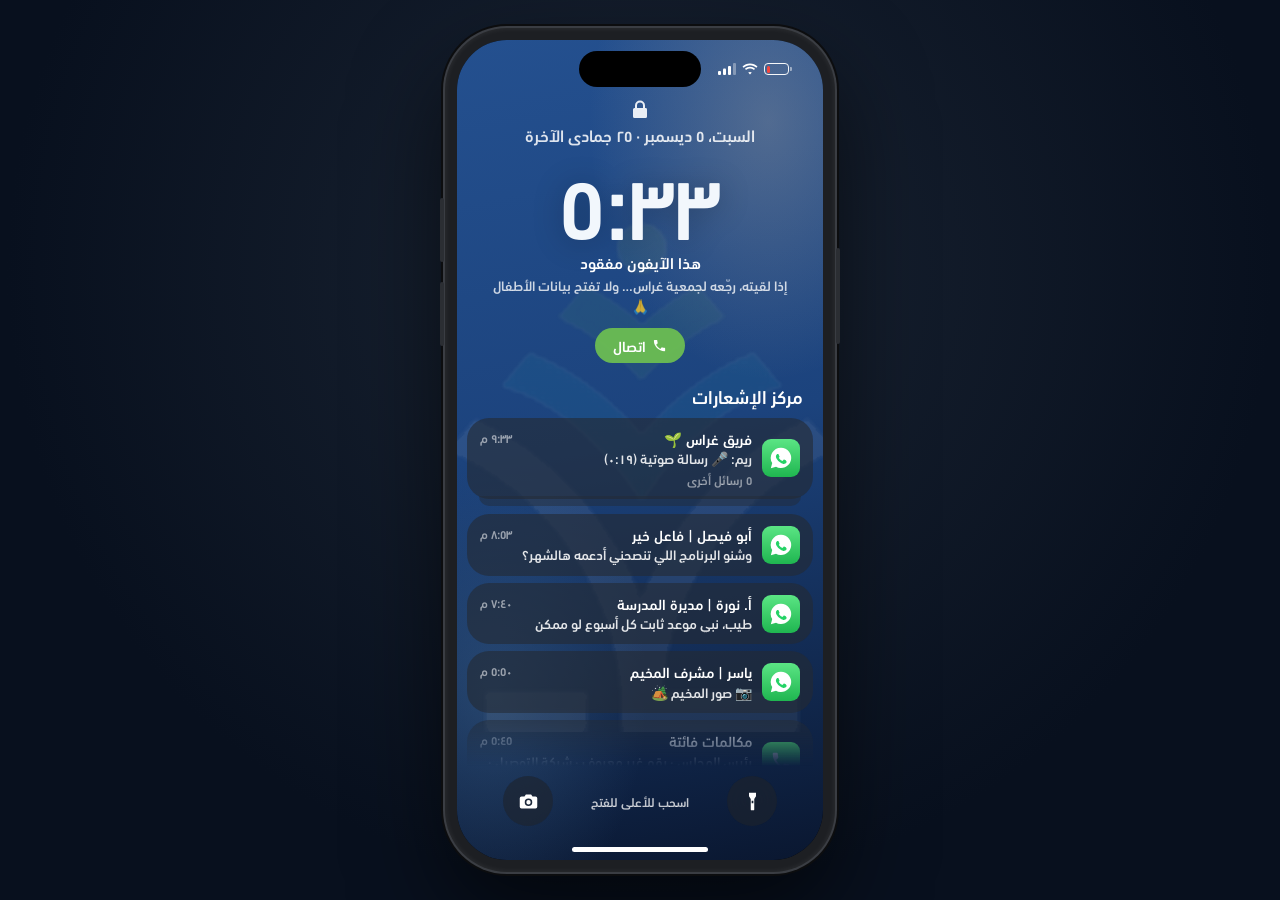
<file: lost-phone/index.html>
<!doctype html>
<html lang="ar" dir="rtl">
<head>
<meta charset="utf-8">
<meta name="viewport" content="width=device-width,initial-scale=1,maximum-scale=1,viewport-fit=cover,user-scalable=no">
<title>جوال أبو سعد ضايع — جمعية غراس</title>
<meta name="description" content="فيه جوال ضايع… جوال مدير جمعية غراس لتنمية الطفل، أبو سعد. إذا لقيته، رجّعه لنا.">
<meta property="og:title" content="جوال أبو سعد ضايع 📱">
<meta property="og:description" content="فيه جوال ضايع… جوال مدير جمعية غراس. ادخل وشوف وش فيه.">
<meta name="theme-color" content="#000000">
<link rel="apple-touch-icon" href="assets/apple-touch-icon.png">
<meta name="apple-mobile-web-app-capable" content="yes">
<meta name="mobile-web-app-capable" content="yes">
<meta name="apple-mobile-web-app-status-bar-style" content="black-translucent">
<link rel="icon" href="assets/favicon-64.png">
<style>
@font-face{font-family:"Gheras";src:url(assets/fonts/din-next-arabic.woff2) format("woff2");font-weight:100 900;font-display:swap}

:root{--sbh:52px;
  --navy:#1C437D; --beige:#27B5C1; --stone:#6F6F6E; --mint:#E6F6F8; --lime:#A9CF45; --gh-green:#6CBD53;
  --bg:#08101E; --sys:#0A84FF; --green:#30D158; --red:#FF453A; --wa:#25D366; --yel:#F6C443;
  --card:#1C1C1E; --card2:#2C2C2E; --sep:rgba(84,84,88,.6); --t2:rgba(235,235,245,.6); --t3:rgba(235,235,245,.3);
  --font:"Gheras",-apple-system,"SF Pro Text",system-ui,sans-serif;
  --serif:"Gheras",serif;
  --ease:cubic-bezier(.32,.72,0,1);
  color-scheme:dark;
}
*{box-sizing:border-box;margin:0;padding:0;-webkit-tap-highlight-color:transparent}
html,body{height:100%;background:var(--bg);color:#fff;font-family:var(--font);overflow:hidden;overflow:clip;overscroll-behavior:none}
body{display:grid;place-items:center;background:radial-gradient(ellipse at 50% 30%,#1a2433 0%,var(--bg) 70%)}
button{font:inherit;color:inherit;background:none;border:0;cursor:pointer;text-align:inherit}
a{color:inherit;text-decoration:none}
input{font:inherit;color:inherit;background:none;border:0;outline:0}
svg{flex:none}

/* ===== Device ===== */
#phone{position:absolute;top:50%;left:50%;width:390px;height:844px;border-radius:62px;padding:12px;background:#1d1f23;flex:none;transform-origin:center;transform:translate(-50%,-50%);
  box-shadow:0 0 0 2px #3a3d43,0 0 0 4px #0c0d0f,0 40px 90px rgba(0,0,0,.6),inset 0 0 6px rgba(255,255,255,.08)}
#phone::before,#phone::after{content:"";position:absolute;width:4px;border-radius:2px;background:#2b2e33}
#phone::before{left:-5px;top:170px;height:64px;box-shadow:0 84px 0 #2b2e33}
#phone::after{right:-5px;top:220px;height:96px}
#screen{position:relative;width:100%;height:100%;border-radius:50px;overflow:hidden;overflow:clip;background:#000;isolation:isolate;user-select:none;-webkit-user-select:none}
.island{position:absolute;top:11px;left:50%;transform:translateX(-50%);width:122px;height:36px;border-radius:20px;background:#000;z-index:95;transition:width .45s var(--ease),height .45s var(--ease),border-radius .45s}
.island.wide{width:210px}
@media (max-width:500px){
  /* على الجوال الحقيقي: الموقع هو الشاشة نفسها. نثبّت الصفحة فلا تتحرك ولا تتمرر */
  html,body{position:fixed;inset:0;width:100%;height:100%;touch-action:manipulation}
  body{display:block}
  #phone{position:fixed;inset:0;top:0;left:0;width:100%;height:100%;border-radius:0;padding:0;box-shadow:none;background:#000;transform:none!important}
  #phone::before,#phone::after{display:none}
  #screen{border-radius:0}
  .island{display:none}
}

/* wallpaper */
.wall{position:absolute;inset:0;background:
  radial-gradient(70% 45% at 85% 10%,rgba(192,179,163,.30),transparent 70%),
  radial-gradient(60% 40% at 10% 80%,rgba(70,110,150,.38),transparent 70%),
  linear-gradient(170deg,#24508F,#1C437D 48%,#0A1730);}
.wall .mark{position:absolute;width:105%;left:-2%;top:22%;opacity:.07}

/* ===== Status bar ===== */
.status{position:absolute;top:0;inset-inline:0;height:54px;display:flex;align-items:center;justify-content:space-between;padding:4px 34px 0;z-index:94;font-weight:700;font-size:16px;direction:ltr;pointer-events:none;transition:color .3s;font-family:-apple-system,"SF Pro Text",var(--font)}
.status .r{display:flex;gap:6px;align-items:center}
.status svg{fill:currentColor}
.batt{width:25px;height:12px;border:1.3px solid currentColor;border-radius:4px;padding:1.5px;position:relative;display:inline-block;opacity:.95}
.batt::after{content:"";position:absolute;right:-4px;top:3px;width:2px;height:4px;border-radius:0 1px 1px 0;background:currentColor;opacity:.5}
.batt i{display:block;height:100%;width:15%;background:var(--red);border-radius:1.5px}
.status.lockmode .clock{visibility:hidden}
.status.light{color:#000}
/* الجوال الحقيقي يعرض شريط حالته بنفسه، فنخفي شريطنا حتى لا يتكرر ويظهر «نازل» */
@media (max-width:500px){.status{display:none}:root{--sbh:calc(env(safe-area-inset-top) + 10px)}}

/* ===== Lock ===== */
#lock{position:absolute;inset:0;z-index:40;transition:transform .5s var(--ease),opacity .5s;display:flex;flex-direction:column;align-items:center;padding-top:60px;touch-action:none}
@media (max-width:500px){#lock{padding-top:calc(env(safe-area-inset-top) + 22px)}}
@media (max-height:700px){.lk-time{font-size:78px}.lost span{font-size:13px}}
#lock.gone{transform:translateY(-104%);opacity:.4;pointer-events:none}
.lk-lock{width:14px;height:18px;margin-bottom:4px;opacity:.9}
.lk-date{font-weight:500;font-size:17px;color:rgba(255,255,255,.85)}
.lk-time{font-family:var(--serif);font-weight:700;font-size:94px;line-height:1.05;color:#F2F7FC;text-shadow:0 2px 30px rgba(0,0,0,.25)}
.lost{margin-top:4px;text-align:center;padding:0 34px}
.lost b{display:block;font-size:16px;font-weight:700;color:#fff}
.lost span{display:block;font-size:13.5px;color:rgba(255,255,255,.78);line-height:1.6;margin-top:2px}
.lost .call{display:inline-flex;align-items:center;gap:6px;margin-top:10px;padding:7px 18px;border-radius:99px;background:rgba(108,189,83,.95);color:#fff;font-weight:700;font-size:14.5px}
.lost .call svg{width:15px;height:15px;fill:#fff}
.notifs{margin-top:16px;width:100%;padding:0 10px;display:flex;flex-direction:column;gap:7px;overflow-y:auto;flex:1;scrollbar-width:none;mask-image:linear-gradient(#000 85%,transparent)}
.notifs::-webkit-scrollbar{display:none}
.nc-h{display:flex;justify-content:space-between;align-items:center;padding:2px 10px;font-size:19px;font-weight:700}
.nc-h button{width:26px;height:26px;border-radius:50%;background:rgba(60,66,78,.6);font-size:13px;display:grid;place-items:center;color:#ddd}
.ntf{display:flex;gap:10px;align-items:center;padding:11px 13px;border-radius:22px;background:rgba(36,42,52,.62);backdrop-filter:blur(26px) saturate(1.7);-webkit-backdrop-filter:blur(26px) saturate(1.7);text-align:start;width:100%;position:relative}
.ntf.new{animation:drop .55s both var(--ease)}
.ntf .ic{width:38px;height:38px;flex:none;border-radius:9px;display:grid;place-items:center;overflow:hidden}
.ntf .tx{flex:1;min-width:0}
.ntf .hd{display:flex;justify-content:space-between;gap:8px;font-size:14.5px;font-weight:700;line-height:1.35}
.ntf .hd span{white-space:nowrap;overflow:hidden;text-overflow:ellipsis}
.ntf .hd time{font-weight:400;font-size:12.5px;color:rgba(255,255,255,.55);flex:none}
.ntf p{font-size:14px;line-height:1.45;color:rgba(255,255,255,.88);overflow:hidden;display:-webkit-box;-webkit-line-clamp:2;-webkit-box-orient:vertical}
.ntf .more{display:block;font-size:12.5px;color:rgba(255,255,255,.5);margin-top:1px}
.ntf.stack{margin-bottom:8px}
.ntf.stack::after{content:"";position:absolute;inset-inline:12px;bottom:-7px;height:10px;border-radius:0 0 16px 16px;background:rgba(36,42,52,.45);z-index:-1}
@keyframes drop{from{opacity:0;transform:translateY(-18px) scale(.96)}}
.lk-bottom{width:100%;display:flex;justify-content:space-between;align-items:center;padding:10px 46px 34px}
.circ{width:50px;height:50px;border-radius:50%;background:rgba(30,36,44,.6);backdrop-filter:blur(20px);-webkit-backdrop-filter:blur(20px);display:grid;place-items:center}
.circ svg{width:21px;height:21px;fill:#fff}
.circ.on{background:#fff}.circ.on svg{fill:#000}
.swipe{font-size:13px;color:rgba(255,255,255,.75);animation:pulse 2.4s infinite}
@keyframes pulse{50%{opacity:.35}}
#torch{position:absolute;inset:0;pointer-events:none;background:radial-gradient(circle at 50% 30%,rgba(255,250,230,.35),transparent 60%);opacity:0;transition:opacity .3s;z-index:41}
#torch.on{opacity:1}

/* ===== Home ===== */
#home{position:absolute;inset:0;z-index:10;padding:66px 20px 0;display:flex;flex-direction:column;transition:transform .45s var(--ease),opacity .35s,filter .45s}
#home .grid{zoom:var(--hk,1);flex:none}
#home.behind{transform:scale(1.12);opacity:0;filter:blur(6px)}
#home{transition:transform .5s cubic-bezier(.2,.85,.25,1),opacity .4s,filter .5s}
.grid{display:grid;grid-template-columns:repeat(4,1fr);row-gap:20px;column-gap:8px;justify-items:center}
.app-ic{display:flex;flex-direction:column;align-items:center;gap:5px;width:74px;position:relative}
.app-ic .ic{width:62px;height:62px;border-radius:14px;display:grid;place-items:center;transition:transform .15s,filter .15s;overflow:hidden}
.app-ic:active .ic{transform:scale(.9);filter:brightness(.75)}
.app-ic .lb{font-size:11.5px;color:#fff;text-shadow:0 1px 3px rgba(0,0,0,.4);white-space:nowrap}
.badge{position:absolute;top:-6px;left:0;min-width:23px;height:23px;padding:0 6px;border-radius:12px;background:var(--red);color:#fff;font-size:13.5px;font-weight:700;display:grid;place-items:center;z-index:2;font-family:-apple-system,"SF Pro Text",var(--font)}
.badge.bump{animation:bump .4s}
[hidden]{display:none !important}
.w-notes .top svg{width:16px;height:16px}
.nav>span svg,.nav>button.ibtn svg{width:20px;height:20px}
.wa-arch svg,.ibtn svg{width:19px;height:19px}
.sq svg{width:18px;height:18px}
.row>svg:not(.chev){width:16px;height:16px}
.urlbar svg{width:13px;height:13px}
.notes-tool svg,.mail-tool svg{width:24px;height:24px}
@keyframes bump{40%{transform:scale(1.3)}}
.widget{grid-column:span 2;width:100%;height:155px;border-radius:22px;overflow:hidden;position:relative;text-align:start}
.wwrap{grid-column:span 2;grid-row:span 2;display:flex;flex-direction:column;gap:5px;align-items:center;width:100%}
.wwrap .lb{font-size:11.5px;text-shadow:0 1px 3px rgba(0,0,0,.4)}
.w-notes{background:#1C1C1E;display:flex;flex-direction:column}
.w-notes .top{background:var(--yel);color:#3a2a00;font-weight:700;font-size:14px;padding:8px 12px;display:flex;justify-content:space-between;align-items:center}
.w-notes .bd{padding:9px 12px 0;font-size:12px;line-height:1.55;color:rgba(255,255,255,.7);overflow:hidden;display:-webkit-box;-webkit-line-clamp:6;-webkit-box-orient:vertical;margin-bottom:10px}
.w-notes .bd b{color:#fff;font-size:13.5px;display:block;margin-bottom:2px}
.w-cal{background:#1C1C1E;padding:12px 14px}
.w-cal .d{color:var(--red);font-weight:700;font-size:12px}
.w-cal .n{font-family:var(--serif);font-size:30px;font-weight:700;line-height:1.3}
.w-cal .wev{margin-top:5px;border-inline-start:3px solid #FF453A;padding-inline-start:7px;font-size:12px;line-height:1.4}
.w-cal .wev small{display:block;color:var(--t2);font-size:11px}
.search-pill{align-self:center;margin:auto 0 12px;flex:none;padding:6px 13px;border-radius:99px;background:rgba(60,66,78,.45);backdrop-filter:blur(20px);-webkit-backdrop-filter:blur(20px);font-size:13px;display:flex;gap:5px;align-items:center;color:rgba(255,255,255,.9)}
.dock{flex:none;margin:0 -8px 14px;height:94px;border-radius:34px;background:rgba(80,88,102,.32);backdrop-filter:blur(30px) saturate(1.6);-webkit-backdrop-filter:blur(30px) saturate(1.6);display:flex;justify-content:space-around;align-items:center;padding:0 8px}
.dock .app-ic .lb{display:none}
@media (max-width:500px){#home{padding-top:calc(env(safe-area-inset-top) + 20px)}.dock{margin-bottom:max(14px,calc(env(safe-area-inset-bottom) + 4px))}}

/* ===== App container ===== */
#app{position:absolute;inset:0;z-index:30;background:#000;opacity:0;visibility:hidden;pointer-events:none;overflow:hidden;will-change:transform}
#app.open{opacity:1;visibility:visible;pointer-events:auto}
#app.light{background:#F2F2F7;color:#000}
.view{position:absolute;inset:0;overflow:hidden;background:inherit;transition:transform .42s var(--ease),filter .42s}
.view.enter{transform:translateX(-100%);box-shadow:none}
.view.under{transform:translateX(28%);filter:brightness(.7)}
.sc{position:absolute;inset:0;overflow-y:auto;overflow-x:hidden;background:inherit;padding-top:calc(var(--sbh) + 2px);padding-bottom:40px;scrollbar-width:none;overscroll-behavior:contain;-webkit-overflow-scrolling:touch}
.sc::-webkit-scrollbar{display:none}
.nav{display:flex;align-items:center;justify-content:space-between;padding:4px 14px;min-height:46px;position:sticky;top:-1px;z-index:5;background:inherit}
/* شريط التنقل يمتد تحت شريط الحالة مثل iOS، فلا يظهر المحتوى من فوقه */
.sc:has(>.nav:first-child){padding-top:0}
.sc>.nav:first-child{top:0;padding-top:calc(var(--sbh) + 2px);min-height:calc(var(--sbh) + 48px)}
.back{color:var(--sys);font-size:17px;display:flex;align-items:center;gap:3px;min-height:40px}
.back svg{width:11px;height:19px;stroke:currentColor;fill:none;stroke-width:2.8;stroke-linecap:round;stroke-linejoin:round}
.ibtn{width:32px;height:32px;border-radius:50%;display:grid;place-items:center;background:rgba(118,118,128,.24)}
.ibtn svg{width:18px;height:18px}
.ttl{font-family:var(--serif);font-weight:700;font-size:32px;padding:0 18px 8px;line-height:1.35}
.sbox{margin:0 16px 12px;height:37px;border-radius:11px;background:rgba(118,118,128,.24);display:flex;align-items:center;gap:6px;padding:0 10px;color:var(--t2);font-size:16px}
.sbox svg{width:15px;height:15px;stroke:currentColor;fill:none;stroke-width:2.5}
.sbox input{flex:1;color:#fff}
.sbox input::placeholder{color:var(--t2)}
.light .sbox{background:rgba(118,118,128,.12);color:#8a8a8e}
.sect{padding:6px 20px 7px;font-weight:700;font-size:19px}
.list{margin:0 16px 18px;border-radius:12px;background:var(--card);overflow:hidden}
.row{display:flex;align-items:center;gap:12px;padding:10px 14px;width:100%;text-align:start;position:relative;min-height:46px}
.row+.row::before{content:"";position:absolute;top:0;inset-inline-start:56px;inset-inline-end:0;height:.5px;background:var(--sep)}
.list.noi .row+.row::before{inset-inline-start:16px}
.row:active{background:rgba(255,255,255,.06)}
.row .tx{flex:1;min-width:0}
.row .tx b{display:block;font-weight:500;font-size:16.5px}
.row .tx small{display:block;font-size:13.5px;color:var(--t2);white-space:nowrap;overflow:hidden;text-overflow:ellipsis}
.chev{width:8px;height:14px;stroke:var(--t3);fill:none;stroke-width:2.2;flex:none}
.sq{width:30px;height:30px;border-radius:7px;display:grid;place-items:center;flex:none}
.sq svg{width:18px;height:18px}
.hint{font-size:12.5px;color:var(--t2);padding:0 30px 16px;line-height:1.6;text-align:center}
.tabbar{position:absolute;bottom:0;inset-inline:0;height:84px;background:rgba(22,22,24,.9);backdrop-filter:blur(20px);-webkit-backdrop-filter:blur(20px);border-top:.5px solid var(--sep);display:flex;justify-content:space-around;padding-top:7px;font-size:10.5px;color:#8d8d93;z-index:6}
.tabbar>*{display:flex;flex-direction:column;align-items:center;gap:3px;min-width:60px;position:relative}
.tabbar .on{color:var(--sys)}
.tabbar svg{width:25px;height:25px;stroke:currentColor;fill:none;stroke-width:1.7;stroke-linecap:round;stroke-linejoin:round}
.tabbar .tb{position:absolute;top:-3px;left:12px;min-width:18px;height:18px;border-radius:9px;background:var(--red);color:#fff;font-size:11px;display:grid;place-items:center;padding:0 5px}

/* ===== أنواع رسائل واتساب ===== */
.b.hasre{margin-bottom:14px}
.b .re{position:absolute;bottom:-13px;inset-inline-start:8px;background:#202c33;border:1.5px solid #0b141a;border-radius:99px;font-size:12.5px;padding:0 5px;line-height:20px}
.b.out .re{background:#005c4b}
.vn{display:flex;align-items:center;gap:8px;min-width:200px;padding:4px 0 2px}
.vp{width:30px;height:30px;display:grid;place-items:center;flex:none}
.vp svg{width:22px;height:22px;fill:#8696a0}
.b.out .vp svg{fill:#d9fdd3}
.wave{flex:1;display:flex;align-items:center;gap:2px;height:24px}
.wave i{width:2.5px;border-radius:2px;background:#8696a0;opacity:.75}
.vn.playing .wave i{animation:vbar .9s infinite alternate}
.vn.playing .wave i:nth-child(3n){animation-delay:.2s}.vn.playing .wave i:nth-child(3n+1){animation-delay:.45s}
.vn.played .wave i{background:#53bdeb;opacity:1}
@keyframes vbar{to{transform:scaleY(.4)}}
.vd{font-size:11.5px;color:rgba(255,255,255,.6);flex:none}
.vt{display:block;font-size:13.5px;color:rgba(255,255,255,.75);margin-top:4px;border-top:.5px solid rgba(255,255,255,.12);padding-top:5px;animation:pop .3s both}
.im{display:grid;place-items:center;width:230px;max-width:100%;aspect-ratio:4/3;border-radius:8px;font-size:64px;margin:-2px -5px 3px}
.cap{display:block}
.dc{display:flex;gap:10px;align-items:center;background:rgba(0,0,0,.22);border-radius:8px;padding:9px 10px;min-width:210px;margin:-2px -4px 2px}
.di{width:32px;height:40px;border-radius:4px;background:#e53935;color:#fff;font-size:10px;font-weight:700;display:grid;place-items:center;flex:none;font-family:-apple-system,sans-serif}
.dt b{display:block;font-size:14px;font-weight:500;direction:ltr;text-align:right;word-break:break-all}
.dt em{font-style:normal;font-size:11.5px;color:rgba(255,255,255,.55)}
.lc{display:block;margin:-2px -5px 3px;min-width:220px}
.lc .map{display:grid;place-items:center;height:110px;border-radius:8px;background:repeating-linear-gradient(35deg,#2b3a2f 0 14px,#304236 14px 16px),#2b3a2f;font-size:30px;position:relative;overflow:hidden}
.lc .map::after{content:"";position:absolute;inset:0;background:linear-gradient(120deg,transparent 40%,rgba(255,210,121,.35) 41% 44%,transparent 45%)}
.lc b{display:block;font-size:14px;font-weight:500;padding-top:5px}
.dl{font-style:italic;color:rgba(255,255,255,.55)}
.chat .l2 p.dl{font-style:italic}

/* ===== تطبيق الرسائل ===== */
.smsapp{background:#000}
.srow{display:flex;gap:10px;align-items:center;width:100%;text-align:start;padding:8px 14px 0 6px}
.srow .av{width:46px;height:46px;font-size:17px;background-image:linear-gradient(180deg,rgba(255,255,255,.18),rgba(0,0,0,.12))!important}
.srow .tx{flex:1;min-width:0;border-bottom:.5px solid var(--sep);padding-bottom:10px}
.srow .l1{display:flex;justify-content:space-between;align-items:center;gap:8px}
.srow .l1 b{font-size:16.5px;white-space:nowrap;overflow:hidden;text-overflow:ellipsis}
.srow time{font-size:14px;color:var(--t2);display:flex;gap:7px;align-items:center;flex:none}
.srow p{font-size:14.5px;color:var(--t2);line-height:1.4;display:-webkit-box;-webkit-line-clamp:2;-webkit-box-orient:vertical;overflow:hidden;margin-top:2px}
.sdot{width:10px;height:10px;border-radius:50%;flex:none}
.sdot.on{background:#0A84FF}
.smsv{background:#000}
.smsv .sc{padding-bottom:0}
.snav{flex-direction:row;align-items:flex-start!important;background:rgba(18,18,20,.9)!important;backdrop-filter:blur(20px);-webkit-backdrop-filter:blur(20px);border-bottom:.5px solid #262628;padding-bottom:6px!important}
.snav .back{margin-top:12px}
.sh{display:flex;flex-direction:column;align-items:center;gap:3px;font-size:11.5px}
.sh b{font-weight:500;display:flex;gap:4px;align-items:center}
.smsgs{padding:12px 12px 120px;display:flex;flex-direction:column;gap:2px}
.sday{align-self:center;font-size:11.5px;color:var(--t2);margin:10px 0 6px}
.sb{max-width:76%;padding:7px 12px;border-radius:18px;font-size:16px;line-height:1.4;word-wrap:break-word}
.sb.in{align-self:flex-start;background:#262628}
.sb.out{align-self:flex-end;background:#0A84FF}
.sb.tail{margin-top:6px}
.sb.anim{animation:pop .3s both var(--ease)}
.scomp{position:absolute;bottom:0;inset-inline:0;z-index:6;background:rgba(0,0,0,.85);backdrop-filter:blur(20px);-webkit-backdrop-filter:blur(20px);padding:8px 10px 30px}
.scomp .plus{width:34px;height:34px;border-radius:50%;background:#262628;display:grid;place-items:center}
.scomp .cbar .plus svg{width:18px;height:18px}
.scomp .cbar label{background:transparent;flex:1;min-height:36px;border-radius:20px;border:1px solid #3a3a3c;display:flex;align-items:center;padding:0 6px 0 14px}
.scomp input{width:100%;font-size:16px}
.ssend{width:30px;height:30px;border-radius:50%;background:#0A84FF;display:grid;place-items:center;flex:none}
.ssend svg{width:17px;height:17px}
@media (max-width:500px){.scomp{padding-bottom:max(30px,env(safe-area-inset-bottom))}}

/* ===== الإعدادات ===== */
.snavt{justify-content:space-between!important}
.snavt .mid{font-weight:700;font-size:17px;position:absolute;left:50%;transform:translateX(-50%);bottom:13px;white-space:nowrap}
.setp .sc>.nav+.list,.setp .sc>.nav+div{margin-top:14px}
.row.kv{cursor:default}
.row.kv .tx b{font-weight:400}
.row.kv .val{display:flex;gap:6px;align-items:center}
.row.kv .val svg{width:16px;height:16px}
.upd{text-align:center;padding:30px 20px 20px}
.upd .ulogo{width:76px;height:76px;border-radius:18px;margin:0 auto 12px;background:linear-gradient(160deg,#8E8E93,#3A3A3C);display:grid;place-items:center}
.upd .ulogo svg{width:42px;height:42px}
.upd b{font-size:20px;display:block}
.upd p{color:var(--t2);font-size:15px;margin-top:4px}
.stor-h{display:flex;justify-content:space-between;align-items:baseline;margin-bottom:10px}
.stor-h b{font-size:16.5px}
.stor-bar{display:flex;height:22px;border-radius:5px;overflow:hidden;gap:1px}
.stor-k{display:flex;flex-wrap:wrap;gap:6px 14px;margin-top:10px;font-size:12.5px;color:var(--t2)}
.stor-k i{display:inline-block;width:8px;height:8px;border-radius:50%;margin-inline-end:5px}
.bchart{display:flex;align-items:flex-end;gap:6px;height:90px;padding-top:6px;border-bottom:.5px solid var(--sep)}
.bchart i{flex:1;background:var(--green);border-radius:3px 3px 0 0;min-height:4px}

/* ===== المنبّه ===== */
#alarm{position:absolute;inset:0;z-index:94;display:none;flex-direction:column;align-items:center;justify-content:space-between;padding:calc(var(--sbh) + 40px) 26px calc(48px + env(safe-area-inset-bottom));background:radial-gradient(120% 70% at 50% 0%,rgba(255,159,10,.28),transparent 60%),rgba(10,10,12,.82);backdrop-filter:blur(40px) saturate(1.3);-webkit-backdrop-filter:blur(40px) saturate(1.3);text-align:center}
#alarm.on{display:flex;animation:fadein .35s}
#alarm .al-ic{width:54px;height:54px;border-radius:50%;background:rgba(255,159,10,.2);display:grid;place-items:center;margin:0 auto 14px;animation:ring 1s infinite}
#alarm .al-ic svg{width:28px;height:28px}
#alarm .al-k{font-size:15px;color:#FF9F0A;font-weight:700;letter-spacing:.3px}
#alarm .al-t{font-family:var(--serif);font-size:84px;font-weight:700;line-height:1.1;margin-top:4px}
#alarm .al-l{font-size:21px;font-weight:700;margin-top:6px;line-height:1.4}
#alarm .al-s{font-size:15px;color:rgba(255,255,255,.7);margin-top:6px;line-height:1.5}
#alarm .al-b{width:100%;display:flex;flex-direction:column;gap:12px;align-items:center}
#alarm .snz{width:100%;max-width:300px;padding:16px;border-radius:99px;background:#FF9F0A;color:#000;font-weight:700;font-size:18px}
#alarm .stp{width:100%;max-width:300px;padding:16px;border-radius:99px;background:rgba(255,255,255,.16);font-weight:700;font-size:18px}
@keyframes ring{0%,100%{transform:rotate(0)}10%{transform:rotate(-16deg)}20%{transform:rotate(14deg)}30%{transform:rotate(-10deg)}40%{transform:rotate(6deg)}50%{transform:rotate(0)}}
@keyframes fadein{from{opacity:0}}

/* ===== WhatsApp ===== */
.wa .nav .ibtn{background:#1f1f21}
.wa-plus{width:30px;height:30px;border-radius:50%;background:var(--wa);display:grid;place-items:center}
.wa-plus svg{width:16px;height:16px;stroke:#000;stroke-width:2.6;fill:none}
.wa-tabs{display:flex;gap:7px;padding:0 16px 8px;overflow-x:auto;scrollbar-width:none}
.wa-tabs button{padding:5px 13px;border-radius:99px;background:#1e1f20;color:#c4c6c9;font-size:13.5px;white-space:nowrap}
.wa-tabs button.on{background:#103529;color:#d9fdd3}
.wa-arch{display:flex;gap:14px;align-items:center;padding:8px 26px 8px 16px;font-size:15.5px;color:#e9edef}
.wa-arch svg{width:20px;height:20px;stroke:#8696a0;fill:none;stroke-width:1.8}
.chat{display:flex;gap:12px;padding:9px 16px;width:100%;text-align:start;align-items:center}
.chat:active{background:#1a1a1a}
.av{width:52px;height:52px;border-radius:50%;flex:none;display:grid;place-items:center;font-weight:700;font-size:19px;color:#fff;overflow:hidden}
.av img{width:66%}
.chat .tx{flex:1;min-width:0;border-bottom:.5px solid #2a2a2c;padding-bottom:11px;padding-top:2px}
.chat .l1{display:flex;justify-content:space-between;gap:8px;align-items:baseline}
.chat .l1 b{font-size:16.5px;font-weight:700;white-space:nowrap;overflow:hidden;text-overflow:ellipsis}
.chat .l1 time{font-size:13px;color:#8696a0;flex:none}
.chat .l1 time.u{color:var(--wa)}
.chat .l2{display:flex;justify-content:space-between;gap:8px;margin-top:3px;align-items:center}
.chat .l2 p{font-size:14.5px;color:#8696a0;white-space:nowrap;overflow:hidden;text-overflow:ellipsis}
.chat .l2 p.typ{color:var(--wa)}
.chat .l2 p .tk{color:#53bdeb}
.cnt{background:var(--wa);color:#000;font-size:12px;font-weight:700;min-width:21px;height:21px;border-radius:11px;display:grid;place-items:center;padding:0 6px;flex:none}
.chat.flash{animation:flashrow 1.2s}
@keyframes flashrow{0%{background:#123}100%{background:transparent}}
.wa .tabbar{background:rgba(12,12,12,.94)}
.wa .tabbar .on{color:#fff}
.wa .tabbar .tb{background:var(--wa);color:#000}

.conv{background:#0b141a url("data:image/svg+xml,%3Csvg xmlns='http://www.w3.org/2000/svg' width='90' height='90'%3E%3Cg fill='none' stroke='%23ffffff' stroke-opacity='.04' stroke-width='1.3'%3E%3Cpath d='M12 12l8 8m0-8l-8 8M55 30a6 6 0 1 0 0.1 0M30 66h14M66 68l6-10 6 10zM20 45q5-6 10 0t10 0'/%3E%3C/g%3E%3C/svg%3E")}
.conv .sc{background:transparent;padding-bottom:0}
.conv .nav{background:rgba(22,22,24,.94);backdrop-filter:blur(20px);-webkit-backdrop-filter:blur(20px);padding:4px 8px;justify-content:flex-start;gap:8px;border-bottom:.5px solid #222}
.conv .nav .av{width:38px;height:38px;font-size:14px}
.conv .who{flex:1;min-width:0}
.conv .who b{display:block;font-size:16px;white-space:nowrap;overflow:hidden;text-overflow:ellipsis}
.conv .who small{font-size:12px;color:#8696a0;white-space:nowrap;overflow:hidden;text-overflow:ellipsis;display:block}
.conv .who small.typ{color:var(--wa)}
.conv .nav .acts{display:flex;gap:18px;padding:0 6px}
.conv .nav .acts svg{width:23px;height:23px;stroke:var(--sys);fill:none;stroke-width:1.8}
.msgs{padding:10px 10px 150px;display:flex;flex-direction:column;gap:3px}
.day{align-self:center;font-size:12px;background:#182229;color:#c6d0d5;padding:4px 10px;border-radius:8px;margin:8px 0}
.enc{align-self:center;max-width:86%;font-size:12px;background:#182229;color:#ffd279;padding:6px 10px;border-radius:8px;text-align:center;line-height:1.5;margin-bottom:6px}
.b{max-width:82%;padding:6px 9px 7px;border-radius:12px;font-size:15.5px;line-height:1.5;position:relative;word-wrap:break-word}
.b.anim{animation:pop .32s both var(--ease)}
.b small{font-size:10.5px;color:rgba(255,255,255,.55);margin-inline-start:10px;float:left;margin-top:7px;direction:ltr;white-space:nowrap}
.b small .tk{color:#53bdeb}
.b .nm{display:block;font-size:13px;font-weight:700;margin-bottom:1px}
.b.in{align-self:flex-start;background:#202c33}
.b.out{align-self:flex-end;background:#005c4b}
.b.in.tail{border-start-start-radius:3px;margin-top:5px}
.b.out.tail{border-start-end-radius:3px;margin-top:5px}
.b.sys{align-self:center;background:#182229;color:#ffd279;font-size:12.5px;text-align:center;max-width:90%}
.b.typing-b{padding:11px 14px}
.dots{display:flex;gap:4px}
.dots i{width:7px;height:7px;border-radius:50%;background:#8696a0;animation:tdot 1.2s infinite}
.dots i:nth-child(2){animation-delay:.15s}.dots i:nth-child(3){animation-delay:.3s}
@keyframes tdot{0%,60%,100%{opacity:.35;transform:none}30%{opacity:1;transform:translateY(-3px)}}
@keyframes pop{from{opacity:0;transform:translateY(8px) scale(.96)}}
.card-b{display:block;margin-top:6px;border-radius:9px;background:rgba(0,0,0,.25);overflow:hidden;min-width:220px}
.card-b .ch{display:flex;gap:10px;align-items:center;padding:10px}
.card-b .ch span:first-child{width:42px;height:42px;border-radius:50%;background:linear-gradient(160deg,#24508F,#0C1F3E);display:grid;place-items:center;flex:none}
.card-b .ch img{width:70%}
.card-b .ch b{display:block;font-size:15px}
.card-b .ch small{float:none;margin:0;font-size:12px;color:rgba(255,255,255,.6)}
.card-b .cb{display:flex;border-top:.5px solid rgba(255,255,255,.15)}
.card-b .cb a{flex:1;text-align:center;padding:8px;color:#53bdeb;font-size:14px}
.card-b .cb a+a{border-inline-start:.5px solid rgba(255,255,255,.15)}
.composer{position:absolute;bottom:0;inset-inline:0;z-index:6;background:rgba(22,22,24,.96);backdrop-filter:blur(20px);-webkit-backdrop-filter:blur(20px);padding:6px 8px 30px}
.chips{display:flex;gap:6px;padding:2px 2px 8px;overflow-x:auto;scrollbar-width:none}
.chips button{flex:none;padding:6px 12px;border-radius:99px;border:1px solid #2f3b43;color:#d1d7db;font-size:13.5px;background:#111b21}
.cbar{display:flex;gap:8px;align-items:center}
.cbar .plus svg{width:26px;height:26px;stroke:var(--sys);stroke-width:2;fill:none}
.cbar label{flex:1;min-height:36px;border-radius:20px;background:#1f2c33;border:.5px solid #2a3942;display:flex;align-items:center;padding:0 14px}
.cbar input{width:100%;font-size:16px}
.cbar input::placeholder{color:#8696a0}
.send{width:36px;height:36px;border-radius:50%;background:var(--wa);display:grid;place-items:center;flex:none;transition:transform .15s}
.send:active{transform:scale(.9)}
.send svg{width:17px;height:17px;fill:#000}
@media (max-width:500px){.composer{padding-bottom:max(30px,env(safe-area-inset-bottom))}}

/* ===== Notes ===== */
.yel{color:var(--yel)}
.notes-v .back{color:var(--yel)}
.note-row .tx b{font-weight:700}
.note-row .tx small span{color:var(--t3)}
.note-body{padding:0 22px 40px;font-size:17px;line-height:1.8;color:#eee}
.note-body h1{font-family:var(--serif);font-size:27px;line-height:1.45;margin:0 0 4px}
.note-body .meta{font-size:12.5px;color:var(--t2);text-align:center;margin-bottom:12px}
.note-body ul{list-style:none}
.note-body li{display:flex;gap:10px;align-items:flex-start;margin:6px 0}
.note-body li .ck{width:22px;height:22px;border-radius:50%;border:1.6px solid #666;flex:none;margin-top:5px;cursor:pointer;display:grid;place-items:center;transition:.2s}
.note-body li.done .ck{background:var(--yel);border-color:var(--yel)}
.note-body li.done .ck::after{content:"";width:6px;height:11px;border:solid #000;border-width:0 2px 2px 0;transform:rotate(45deg) translate(-1px,-1px)}
.note-body li.done>span:last-child{color:#777;text-decoration:line-through}
.note-body .dm{width:8px;height:8px;background:var(--beige);transform:rotate(45deg);margin-top:11px;flex:none}
.note-body p{margin:6px 0}
.note-body .qa{margin:14px 0}
.note-body .qa b{display:block;color:var(--yel)}
.note-body .sig{margin-top:18px;padding:12px 14px;border-radius:12px;background:#1C1C1E;font-size:14.5px;line-height:1.7}
.notes-tool{position:absolute;bottom:0;inset-inline:0;height:80px;display:flex;justify-content:space-between;align-items:flex-start;padding:12px 24px;background:rgba(0,0,0,.85);backdrop-filter:blur(20px);-webkit-backdrop-filter:blur(20px);z-index:6;font-size:12.5px;color:var(--t2)}
.notes-tool svg{width:24px;height:24px;stroke:var(--yel);fill:none;stroke-width:1.8}

/* ===== Calendar ===== */
.cal-strip{display:flex;justify-content:space-between;padding:0 12px 8px;border-bottom:.5px solid var(--sep)}
.cal-strip div{display:flex;flex-direction:column;align-items:center;gap:5px;font-size:11px;color:var(--t2);width:42px}
.cal-strip b{font-size:18px;font-weight:500;color:#fff;width:34px;height:34px;border-radius:50%;display:grid;place-items:center}
.cal-strip .on b{background:var(--red)}
.hours{position:relative;margin-top:10px}
.hr{height:64px;border-top:.5px solid var(--sep);font-size:11px;color:var(--t2);position:relative;margin-inline-start:54px}
.hr span{position:absolute;top:-8px;inset-inline-start:-50px;width:44px;text-align:end}
.ev{position:absolute;inset-inline-start:58px;inset-inline-end:10px;border-radius:6px;padding:4px 8px;font-size:13px;line-height:1.35;overflow:hidden;border-inline-start:3px solid}
.ev b{display:block;font-size:13.5px}
.ev small{font-size:11.5px;opacity:.8}
.now{position:absolute;inset-inline-start:52px;inset-inline-end:0;height:2px;background:var(--red);z-index:2}
.now::before{content:"";position:absolute;inset-inline-start:-4px;top:-4px;width:10px;height:10px;border-radius:50%;background:var(--red)}

/* ===== Mail ===== */
.mail-row{display:flex;gap:10px;padding:10px 16px 0;width:100%;text-align:start}
.mail-row .dot{width:10px;height:10px;border-radius:50%;background:var(--sys);margin-top:6px;flex:none}
.mail-row .dot.r{background:transparent}
.mail-row .tx{flex:1;min-width:0;border-bottom:.5px solid var(--sep);padding-bottom:10px}
.mail-row .l1{display:flex;justify-content:space-between;gap:8px}
.mail-row .l1 b{font-size:16px}
.mail-row .l1 time{color:var(--t2);font-size:13.5px;flex:none}
.mail-row .s{font-size:14.5px;margin-top:1px}
.mail-row p{font-size:14px;color:var(--t2);line-height:1.45;display:-webkit-box;-webkit-line-clamp:2;-webkit-box-orient:vertical;overflow:hidden}
.mail-read{padding:0 18px 40px}
.mail-read h2{font-size:22px;line-height:1.45;margin-bottom:12px}
.mail-read .from{display:flex;gap:10px;align-items:center;border-bottom:.5px solid var(--sep);padding-bottom:12px;margin-bottom:14px}
.mail-read .from .av{width:40px;height:40px;font-size:15px}
.mail-read .from small{display:block;color:var(--t2);font-size:13px}
.mail-read .body{font-size:16px;line-height:1.85;color:#ddd}
.mail-read .body p{margin-bottom:10px}
.attach{display:flex;gap:10px;align-items:center;margin-top:12px;padding:10px;border-radius:12px;background:var(--card);font-size:14px;width:100%;text-align:start}
.pdf{width:34px;height:42px;border-radius:4px;background:#fff;color:var(--red);font-size:10px;font-weight:700;display:grid;place-items:end center;padding-bottom:4px;flex:none}
.mail-tool{position:absolute;bottom:0;inset-inline:0;height:80px;display:flex;justify-content:space-between;align-items:center;padding:0 24px 20px;background:rgba(0,0,0,.85);backdrop-filter:blur(20px);-webkit-backdrop-filter:blur(20px);z-index:6;font-size:12px;color:var(--t2)}
.mail-tool svg{width:24px;height:24px;stroke:var(--sys);fill:none;stroke-width:1.8}

/* ===== Phone ===== */
.call-row .tx b.miss{color:var(--red)}
.call-row time{font-size:14px;color:var(--t2)}
.info{width:23px;height:23px;border-radius:50%;border:1.6px solid var(--sys);color:var(--sys);display:grid;place-items:center;font-size:13px;font-weight:700;font-family:Georgia,serif;flex:none}
.cta{display:flex;align-items:center;justify-content:center;gap:8px;margin:6px 16px 18px;height:50px;border-radius:14px;background:var(--green);color:#fff;font-weight:700;font-size:17px}
.cta.beige{background:var(--beige);color:#0C1F3E}
.cta svg{width:20px;height:20px;fill:currentColor}
.seg{display:flex;margin:0 auto 12px;width:200px;background:rgba(118,118,128,.24);border-radius:9px;padding:2px}
.seg button{flex:1;text-align:center;padding:5px;font-size:13px;border-radius:7px}
.seg button.on{background:#636366}
.keypad{display:grid;grid-template-columns:repeat(3,78px);gap:16px 26px;justify-content:center;padding:6px 0 10px;direction:ltr}
.key{width:78px;height:78px;border-radius:50%;background:#333;display:flex;flex-direction:column;align-items:center;justify-content:center;transition:background .15s}
.key:active{background:#737373}
.key b{font-size:34px;font-weight:400;line-height:1;font-family:-apple-system,"SF Pro Display",system-ui}
.key small{font-size:10px;letter-spacing:2px;color:#ddd;font-weight:700}
.dial{height:70px;display:grid;place-items:center;font-size:34px;direction:ltr;font-family:-apple-system,"SF Pro Display",system-ui;letter-spacing:1px;padding:0 20px;white-space:nowrap;overflow:hidden}
.dialcall{width:78px;height:78px;border-radius:50%;background:var(--green);display:grid;place-items:center;margin:0 auto}
.dialcall svg{width:34px;height:34px;fill:#fff}

/* ===== Files / Photos ===== */
.ftiles{display:grid;grid-template-columns:repeat(3,1fr);gap:18px 10px;padding:6px 14px 20px}
.ftile{display:flex;flex-direction:column;align-items:center;gap:6px;text-align:center}
.ftile .fi{width:84px;height:68px;display:grid;place-items:center}
.ftile b{font-size:13px;font-weight:500;line-height:1.35;word-break:break-word}
.ftile small{font-size:11.5px;color:var(--t2)}
.pgrid{display:grid;grid-template-columns:repeat(3,1fr);gap:2px}
.ph{aspect-ratio:1;display:grid;place-items:center;font-size:34px;position:relative;overflow:hidden}
.ph em{position:absolute;bottom:6px;inset-inline:6px;font-style:normal;font-size:10.5px;color:rgba(255,255,255,.85);text-align:start;line-height:1.3}
.pview{display:grid;place-items:center;min-height:calc(100% - 100px);padding:20px 0}
.pview .ph{width:100%;font-size:90px}
.pview .ph em{font-size:16px;bottom:16px;inset-inline:16px;line-height:1.5}

/* ===== Safari ===== */
.saf{background:#F3F7FB;color:var(--navy)}
.site{padding:0 0 110px}
.site header{display:flex;justify-content:space-between;align-items:center;padding:8px 18px}
.site .hero{padding:30px 22px 26px;background:linear-gradient(170deg,#24508F,#1C437D 60%,#0C1F3E);color:var(--mint);position:relative;overflow:hidden}
.site .hero h1{font-family:var(--serif);font-size:31px;line-height:1.45;position:relative}
.site .hero p{font-size:15px;line-height:1.75;opacity:.85;margin-top:8px;position:relative}
.site .hero .mark{position:absolute;width:170px;left:-30px;bottom:-40px;opacity:.14}
.site .svc{padding:22px 20px 6px}
.site .svc h2{font-family:var(--serif);font-size:22px;margin-bottom:10px}
.site .svc div{display:flex;gap:10px;align-items:center;padding:12px 0;border-bottom:1px solid rgba(28,67,125,.14);font-size:15.5px}
.site .svc div i{width:9px;height:9px;transform:rotate(45deg);background:var(--beige);flex:none}
.urlbar{position:absolute;bottom:0;inset-inline:0;padding:8px 14px 30px;background:rgba(247,245,241,.92);backdrop-filter:blur(20px);-webkit-backdrop-filter:blur(20px);border-top:.5px solid rgba(0,0,0,.1);z-index:6}
.urlbar div{height:46px;border-radius:14px;background:#fff;box-shadow:0 1px 6px rgba(0,0,0,.1);display:flex;align-items:center;justify-content:center;gap:6px;font-size:15px;color:#222;direction:ltr}

/* ===== Settings ===== */
.prof .av{width:58px;height:58px}
.prof .tx b{font-size:19px !important}
.toggle{width:51px;height:31px;border-radius:16px;background:#39393d;position:relative;flex:none;transition:.25s}
.toggle::after{content:"";position:absolute;top:2px;right:2px;width:27px;height:27px;border-radius:50%;background:#fff;transition:.25s var(--ease);box-shadow:0 2px 4px rgba(0,0,0,.3)}
.toggle.on{background:var(--green)}
.toggle.on::after{right:22px}
.val{color:var(--t2);font-size:15.5px;flex:none}

/* ===== Camera ===== */
.cam{background:#000;position:absolute;inset:0;display:flex;flex-direction:column}
.cam .vf{flex:1;margin:96px 0 0;background:radial-gradient(circle at 50% 45%,#2b3340,#0c0f14 70%);display:grid;place-items:center;position:relative;overflow:hidden}
.cam .vf p{font-family:var(--serif);font-size:22px;text-align:center;line-height:1.6;color:#eee;padding:0 30px;z-index:1}
.cam .vf::after{content:"";position:absolute;inset:26% 22%;border:1px solid rgba(255,214,10,.85)}
.cam .modes{display:flex;justify-content:center;gap:22px;font-size:13px;padding:14px 0 6px;color:#ddd}
.cam .modes .on{color:#FFD60A}
.cam .ctl{height:150px;display:flex;align-items:center;justify-content:space-around;direction:ltr}
.shut{width:74px;height:74px;border-radius:50%;border:4px solid #fff;display:grid;place-items:center}
.shut::after{content:"";width:60px;height:60px;border-radius:50%;background:#fff;transition:transform .1s}
.shut:active::after{transform:scale(.9)}
.flash{position:absolute;inset:0;background:#fff;opacity:0;pointer-events:none;z-index:9}

/* ===== Banner ===== */
#banner{position:absolute;top:8px;inset-inline:8px;z-index:92;transform:translateY(-150%);transition:transform .5s var(--ease);touch-action:none}
#banner.on{transform:translateY(46px)}
#banner .ntf{background:rgba(44,48,56,.82);box-shadow:0 10px 30px rgba(0,0,0,.35)}
@media (max-width:500px){#banner.on{transform:translateY(calc(env(safe-area-inset-top) + 2px))}}

/* ===== Call ===== */
#call{position:absolute;inset:0;z-index:93;display:none;flex-direction:column;align-items:center;background:linear-gradient(180deg,rgba(20,28,40,.86),rgba(8,10,14,.95));backdrop-filter:blur(40px);-webkit-backdrop-filter:blur(40px);padding-top:96px}
@media (max-width:500px){#call{padding-top:calc(env(safe-area-inset-top) + 56px)}#spot{padding-top:calc(env(safe-area-inset-top) + 14px)!important}}
#call.on{display:flex;animation:fadein .4s}
@keyframes fadein{from{opacity:0}}
#call .cav{width:96px;height:96px;border-radius:50%;display:grid;place-items:center;font-size:40px;font-weight:700;margin-bottom:12px;background:#636366}
#call .cn{font-size:30px;font-weight:500;text-align:center;padding:0 20px;line-height:1.3}
#call .ck{font-size:16px;color:var(--t2);margin-top:4px;direction:ltr}
#call .caps{margin:28px 22px 0;min-height:150px;width:calc(100% - 44px);display:flex;flex-direction:column;gap:8px}
#call .caps p{background:rgba(255,255,255,.1);border-radius:16px;padding:10px 14px;font-size:16px;line-height:1.6;animation:pop .35s both var(--ease);align-self:flex-start;max-width:90%}
#call .grid3{display:grid;grid-template-columns:repeat(3,72px);gap:18px 30px;margin-top:auto;direction:ltr}
#call .cb{display:flex;flex-direction:column;align-items:center;gap:6px;font-size:12px}
#call .cb span{width:72px;height:72px;border-radius:50%;background:rgba(255,255,255,.16);display:grid;place-items:center}
#call .cb span svg{width:30px;height:30px;fill:#fff}
#call .cb.on span{background:#fff}#call .cb.on span svg{fill:#000}
#call .acts{display:flex;justify-content:space-around;width:100%;padding:26px 40px 56px;direction:ltr}
#call .round{display:flex;flex-direction:column;align-items:center;gap:7px;font-size:13px}
#call .round span{width:74px;height:74px;border-radius:50%;display:grid;place-items:center}
#call .round span svg{width:32px;height:32px;fill:#fff}
#call .round.dec span{background:var(--red)}
#call .round.dec span svg{transform:rotate(135deg)}
#call .round.acc span{background:var(--green);animation:ring 1.2s infinite}
@keyframes ring{0%,100%{transform:none}10%,30%{transform:rotate(-12deg)}20%,40%{transform:rotate(12deg)}50%{transform:none}}

/* ===== Spotlight ===== */
#spot{position:absolute;inset:0;z-index:50;background:rgba(10,14,20,.55);backdrop-filter:blur(30px) saturate(1.4);-webkit-backdrop-filter:blur(30px) saturate(1.4);opacity:0;pointer-events:none;transition:opacity .3s;display:flex;flex-direction:column;padding-top:60px}
#spot.on{opacity:1;pointer-events:auto}
#spot .sbar{display:flex;gap:10px;align-items:center;padding:0 14px 10px}
#spot .sbox{flex:1;margin:0;background:rgba(118,118,128,.32);color:rgba(255,255,255,.7)}
#spot .cancel{color:#fff;font-size:16px}
#spot .res{flex:1;overflow-y:auto;padding-bottom:30px;scrollbar-width:none}
#spot .res::-webkit-scrollbar{display:none}
#spot .sec{font-size:13px;font-weight:700;color:rgba(255,255,255,.6);padding:10px 22px 6px}
#spot .list{background:rgba(40,44,52,.55)}
#spot .apps{display:grid;grid-template-columns:repeat(4,1fr);justify-items:center;padding:4px 10px 8px}
.ccard{display:flex;gap:12px;align-items:center;margin:0 16px 10px;padding:12px;border-radius:14px;background:rgba(40,44,52,.55)}
.ccard .av{width:46px;height:46px}
.ccard .tx{flex:1}
.ccard .tx b{display:block;font-size:16px}
.ccard .tx small{font-size:13px;color:var(--t2)}
.ccard .cbtns{display:flex;gap:8px}
.ccard .cbtns a{width:36px;height:36px;border-radius:50%;background:rgba(118,118,128,.4);display:grid;place-items:center}
.ccard .cbtns svg{width:17px;height:17px;fill:#fff}

/* ===== Sheet ===== */
#sheet{position:absolute;inset:0;z-index:91;display:flex;align-items:flex-end;background:rgba(0,0,0,0);pointer-events:none;transition:background .3s}
#sheet.on{background:rgba(0,0,0,.45);pointer-events:auto}
#sheet .pan{width:100%;background:#1C1C1E;border-radius:24px 24px 0 0;padding:10px 18px 40px;transform:translateY(100%);transition:transform .45s var(--ease)}
#sheet.on .pan{transform:none}
.grab{width:38px;height:5px;border-radius:3px;background:#555;margin:0 auto 14px}
.pan .logo{display:block;height:104px;margin:0 auto 6px}
.pan h3{font-family:var(--serif);font-size:22px;text-align:center;line-height:1.5}
.pan p{font-size:14.5px;color:var(--t2);text-align:center;line-height:1.7;margin:4px 6px 16px}
.pan .list{margin:0 0 6px;background:#2C2C2E}
.pan .row .tx b{direction:ltr;text-align:right}

/* ===== Alert ===== */
.alert{position:absolute;inset:0;z-index:96;background:rgba(0,0,0,.4);display:grid;place-items:center;animation:fadein .2s}
.alert>div{width:270px;border-radius:14px;background:rgba(44,44,48,.94);backdrop-filter:blur(30px);-webkit-backdrop-filter:blur(30px);text-align:center;overflow:hidden;animation:pop .25s var(--ease)}
.alert .ab{padding:18px 16px 14px}
.alert .ab b{font-size:17px}
.alert .ab p{font-size:13.5px;line-height:1.55;margin-top:4px;color:#ddd}
.alert .aa{display:flex;border-top:.5px solid rgba(255,255,255,.15)}
.alert .aa>*{flex:1;padding:11px;color:var(--sys);font-size:17px;text-align:center}
.alert .aa>*+*{border-inline-start:.5px solid rgba(255,255,255,.15)}
.alert .aa .pri{font-weight:700}

/* homebar */
.homebar{position:absolute;bottom:8px;left:50%;transform:translateX(-50%);width:136px;height:5px;border-radius:3px;background:#fff;z-index:97;cursor:pointer;transition:background .3s}
.homebar::before{content:"";position:absolute;inset:-16px -30px}
.homebar.dark{background:#000}
@media (max-width:500px){.homebar{bottom:max(8px,calc(env(safe-area-inset-bottom) - 12px))}}

#loading{position:absolute;inset:0;z-index:99;background:#000;display:grid;place-items:center;transition:opacity .5s}
#loading img{width:64px;opacity:.9;animation:pulse 1.6s infinite}
#loading.done{opacity:0;pointer-events:none}

@media (prefers-reduced-motion:reduce){*,*::before,*::after{animation:none !important;transition:none !important}}
@media (max-width:500px){input,textarea{font-size:16px!important}}
</style>
</head>
<body>
<div id="phone">
<div id="screen">
  <div class="wall"><img class="mark" src="assets/mark-dark.png" alt=""></div>
  <div class="island" id="island"></div>
  <div class="status lockmode" id="status">
    <span class="clock" id="sbClock"></span>
    <span class="r">
      <svg width="18" height="12" viewBox="0 0 18 12"><rect x="0" y="8" width="3" height="4" rx="1"/><rect x="5" y="5.5" width="3" height="6.5" rx="1"/><rect x="10" y="3" width="3" height="9" rx="1"/><rect x="15" y="0" width="3" height="12" rx="1" opacity=".35"/></svg>
      <svg width="16" height="12" viewBox="0 0 16 12"><path d="M8 2.2c2.4 0 4.6.9 6.3 2.5l1.2-1.3C13.5 1.5 10.9.4 8 .4S2.5 1.5.5 3.4l1.2 1.3C3.4 3.1 5.6 2.2 8 2.2zm0 3.4c1.5 0 2.8.5 3.9 1.5l1.2-1.3C11.7 4.5 9.9 3.8 8 3.8s-3.7.7-5.1 2L4.1 7.1C5.2 6.1 6.5 5.6 8 5.6zm0 3.3c.7 0 1.3.3 1.8.7L8 11.6 6.2 9.6c.5-.4 1.1-.7 1.8-.7z"/></svg>
      <span class="batt"><i></i></span>
    </span>
  </div>

  <section id="lock" aria-label="شاشة القفل"></section>
  <div id="torch"></div>
  <section id="home" class="behind" aria-label="الشاشة الرئيسية"></section>
  <div id="spot"></div>
  <section id="app" aria-live="polite"></section>
  <div id="banner"></div>
  <div id="call"></div>
  <div id="alarm" role="alertdialog" aria-label="منبّه"></div>
  <div id="sheet"></div>
  <div class="homebar" id="homebar" title="الرئيسية"></div>
  <div id="loading"><img src="assets/mark-dark.png" alt=""></div>
</div>
</div>
<script src="app.js"></script>
</body>
</html>
</file>
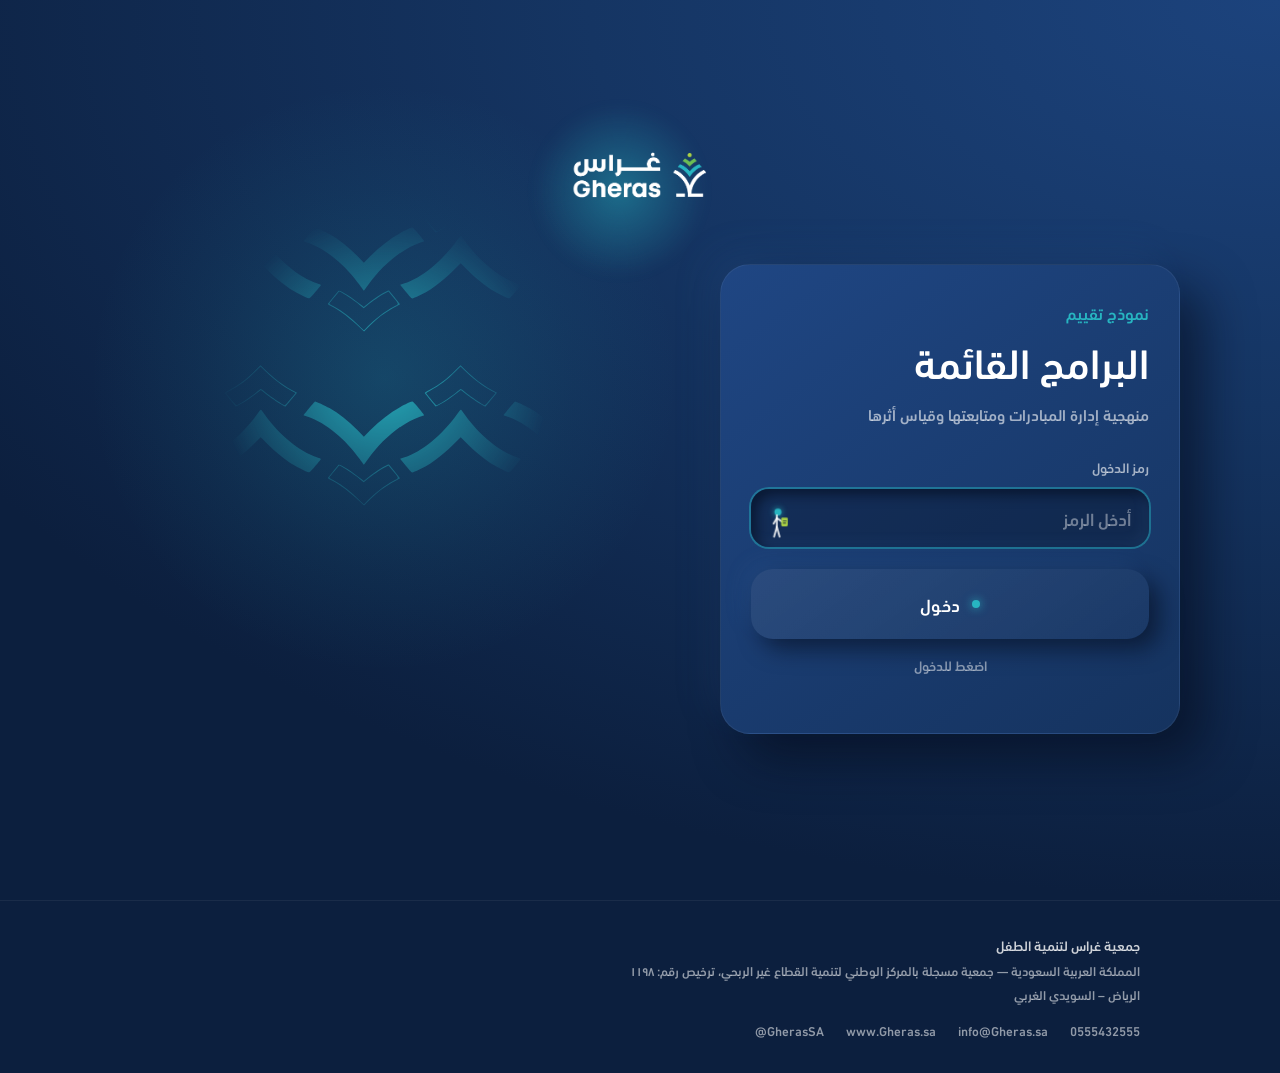
<file: public/index.html>
<!doctype html>
<html lang="ar" dir="rtl">
<head>
  <meta charset="utf-8">
  <meta name="viewport" content="width=device-width, initial-scale=1, viewport-fit=cover">
  <meta name="theme-color" content="#0D2142">
  <meta name="robots" content="noindex, nofollow">
  <title>نموذج تقييم البرامج القائمة — غراس</title>
  <link rel="icon" type="image/png" sizes="32x32" href="assets/favicon-32.png">
  <link rel="icon" type="image/png" sizes="64x64" href="assets/favicon-64.png">
  <link rel="apple-touch-icon" href="assets/apple-touch-icon.png">
  <link rel="preload" href="assets/fonts/din-next-arabic.woff2" as="font" type="font/woff2" crossorigin>
  <script>
    // تطبيق الوضع المحفوظ قبل الرسم لتجنب الوميض
    try { var t = localStorage.getItem("gheras-theme"); if (t === "dark" || t === "light") document.documentElement.setAttribute("data-theme", t); } catch (e) {}
  </script>
  <link rel="stylesheet" href="styles.css">
</head>
<body>

  <!-- الشريط العلوي -->
  <header class="topbar" id="topbar" hidden>
    <div class="topbar-inner">
      <img class="topbar-logo logo-color" src="assets/logo.png" alt="غراس">
      <img class="topbar-logo logo-white" src="assets/logo-white.png" alt="" aria-hidden="true">
      <div class="topbar-title" id="topbarTitle"></div>
      <div class="topbar-end">
        <span class="topbar-save" id="saveState" aria-live="polite"></span>
        <button class="tt" id="themeToggle" type="button" aria-label="الوضع الليلي" aria-pressed="false">
          <span class="tt-hole" aria-hidden="true"></span>
          <svg class="tt-man" viewBox="0 0 12 22" aria-hidden="true">
            <circle cx="6" cy="3.2" r="2.6"/>
            <path class="tt-body" d="M6 6v7.5"/>
            <path class="tt-arm" d="M6 8.5 3 11.5M6 8.5l3 3"/>
            <path class="tt-leg tt-leg-a" d="M6 13.5 3.6 20"/>
            <path class="tt-leg tt-leg-b" d="M6 13.5 8.4 20"/>
          </svg>
          <span class="tt-knob" aria-hidden="true">
            <svg class="tt-sun" viewBox="0 0 24 24"><circle cx="12" cy="12" r="4.6"/><path d="M12 2.5v2.4M12 19.1v2.4M2.5 12h2.4M19.1 12h2.4M5.3 5.3 7 7M17 17l1.7 1.7M5.3 18.7 7 17M17 7l1.7-1.7"/></svg>
            <svg class="tt-moon" viewBox="0 0 24 24"><path d="M20 14.6A8.2 8.2 0 0 1 9.4 4a8.2 8.2 0 1 0 10.6 10.6Z"/></svg>
          </span>
        </button>
      </div>
    </div>
    <div class="progress" aria-hidden="true"><span id="progressFill"></span></div>
  </header>

  <main id="app">

    <!-- الدخول -->
    <section class="screen stage" id="screenGate">
      <div class="stage-light" aria-hidden="true"></div>
      <div class="stage-inner">
        <div class="stage-logo">
          <span class="halo" aria-hidden="true"></span>
          <img src="assets/logo-white.png" alt="جمعية غراس لتنمية الطفل">
        </div>
        <div class="login-card" id="loginCard">
          <p class="stage-kicker">نموذج تقييم</p>
          <h1 class="stage-title">البرامج القائمة</h1>
          <p class="stage-sub">منهجية إدارة المبادرات ومتابعتها وقياس أثرها</p>
          <form class="gate-form" id="gateForm" autocomplete="off" novalidate>
            <label class="login-label" for="accessCode">رمز الدخول</label>
            <div class="code-well" id="codeWell">
              <input id="accessCode" type="password" placeholder="أدخل الرمز" required>
              <!-- رجل الدفتر: يرفع دفتره عند التركيز ويكتب مع كل حرف -->
              <svg class="note-man" id="noteMan" viewBox="0 0 22 30" aria-hidden="true">
                <circle class="head" cx="9" cy="4" r="3.2"/>
                <path d="M9 7.5V18"/>
                <path class="arm-back" d="M9 10 6 15"/>
                <g class="arm-note"><path d="M9 10l5 3.5"/><rect class="notebook" x="13" y="9.5" width="6" height="8" rx="1"/><path class="pen" d="M15 12.5h2.5M15 14.5h2"/></g>
                <path class="leg" d="M9 18 6.5 27"/><path class="leg" d="M9 18l2.5 9"/>
              </svg>
            </div>
            <button type="submit" class="portal-btn" id="portalBtn">
              <span class="btn-label" id="btnLabel"><i class="dot"></i><span id="btnText">دخول</span></span>
              <span class="portal-scene" aria-hidden="true">
                <span class="ground"></span>
                <span class="door"><span class="door-light"></span><span class="door-panel"><i></i></span></span>
                <svg class="walker" id="walker" viewBox="0 0 16 30">
                  <circle class="head" cx="8" cy="4" r="3.2"/>
                  <path d="M8 7.5V18"/><path class="arm arm-a" d="M8 10 5.5 15.5"/><path class="arm arm-b" d="M8 10l2.5 5.5"/>
                  <path class="leg leg-a" d="M8 18 5 27"/><path class="leg leg-b" d="M8 18l3 9"/>
                </svg>
              </span>
            </button>
            <p class="portal-caption" id="portalCaption">اضغط للدخول</p>
            <p class="form-msg" id="gateMsg" role="alert"></p>
          </form>
        </div>
      </div>
    </section>

    <!-- خطوات النموذج -->
    <section class="screen steps" id="screenSteps" hidden>
      <div id="stepHost"></div>
    </section>

    <!-- الخاتمة -->
    <section class="screen stage" id="screenDone" hidden>
      <div class="stage-light" aria-hidden="true"></div>
      <div class="stage-inner">
        <svg class="done-mark" viewBox="0 0 120 120" aria-hidden="true">
          <circle cx="60" cy="60" r="54" fill="none" stroke-width="5"/>
          <path d="M38 62 L54 78 L84 46" fill="none" stroke-width="7" stroke-linecap="round" stroke-linejoin="round"/>
        </svg>
        <p class="stage-kicker">وصل التقييم</p>
        <h1 class="stage-title">شكرا لك</h1>
        <p class="stage-sub">سيراجعه قسم المتابعة وقياس الأثر عند الزيارة الميدانية</p>
        <p class="ref" id="doneRef"></p>
        <button class="btn btn-onstage" id="newBtn" type="button">تقييم برنامج آخر</button>
      </div>
    </section>
  </main>

  <!-- شريط التنقل السفلي -->
  <nav class="dock" id="dock" hidden>
    <div class="dock-inner">
      <button class="btn btn-ghost" id="prevBtn" type="button">السابق</button>
      <div class="dock-count" id="dockCount"></div>
      <button class="btn btn-primary" id="nextBtn" type="button">التالي</button>
    </div>
  </nav>

  <!-- نافذة الإرسال: مشهد التوصيل -->
  <div class="overlay" id="overlay" hidden>
    <div class="courier-wrap" role="status" aria-live="polite">
      <div class="courier-pill" id="courierPill">
        <span class="btn-label"><i class="dot"></i><span>إرسال التقييم</span></span>
        <div class="courier-scene" aria-hidden="true">
          <span class="ground"></span>
          <svg class="sender" id="sender" viewBox="0 0 16 30">
            <circle class="head" cx="8" cy="4" r="3.2"/>
            <path d="M8 7.5V18"/>
            <path class="arm arm-r" d="M8 10.5 12 14"/><path class="arm arm-l" d="M8 10.5 4.5 15"/>
            <path class="leg leg-a" d="M8 18 5 27"/><path class="leg leg-b" d="M8 18l3 9"/>
          </svg>
          <span class="parcel" id="parcel"><i></i></span>
          <div class="scooter" id="scooter">
            <span class="speed"><i></i><i></i><i></i></span>
            <svg viewBox="0 0 120 54">
              <rect class="rack" x="6" y="22" width="34" height="14" rx="3"/>
              <rect class="stripe" x="10" y="27" width="10" height="2.4" rx="1.2"/>
              <path class="deck" d="M24 41h70"/>
              <rect class="seatbox" x="44" y="27" width="24" height="9" rx="4.5"/>
              <path class="body" d="M66 36c8 0 14-1 20-6"/>
              <rect class="lamp" x="62" y="31" width="13" height="4" rx="2"/>
              <path class="stem" d="M94 41 88 14M84 14h8"/>
              <g class="rider">
                <circle class="head" cx="58" cy="7" r="3.6"/>
                <path d="M57.5 11 55 26"/>
                <path d="M55 26h9l2 9"/>
                <path d="M57 15 87 15"/>
                <path class="rider-wave" d="M57 13.5l7-7"/>
              </g>
              <circle class="wheel" cx="22" cy="44" r="7"/><circle class="hub" cx="22" cy="44" r="2.4"/>
              <circle class="wheel" cx="96" cy="44" r="7"/><circle class="hub" cx="96" cy="44" r="2.4"/>
            </svg>
          </div>
        </div>
      </div>
      <p class="courier-label" id="overlayText">جار الإرسال…</p>
      <div class="bar" id="courierBar"><span id="overlayBar"></span></div>
    </div>
  </div>

  <div class="toast" id="toast" role="status" aria-live="polite"></div>

  <footer class="footer" id="footer">
    <div class="footer-inner">
      <div class="footer-text">
        <strong>جمعية غراس لتنمية الطفل</strong>
        <span>المملكة العربية السعودية — جمعية مسجلة بالمركز الوطني لتنمية القطاع غير الربحي، ترخيص رقم: ١١٩٨</span>
        <span>الرياض – السويدي الغربي</span>
      </div>
      <div class="footer-links">
        <a href="tel:0555432555" dir="ltr">0555432555</a>
        <a href="mailto:info@Gheras.sa" dir="ltr">info@Gheras.sa</a>
        <a href="https://www.Gheras.sa" target="_blank" rel="noopener" dir="ltr">www.Gheras.sa</a>
        <a href="https://x.com/GherasSA" target="_blank" rel="noopener" dir="ltr">@GherasSA</a>
      </div>
    </div>
  </footer>

  <script src="config.js"></script>
  <script src="questions.js"></script>
  <script src="app.js"></script>
</body>
</html>
</file>
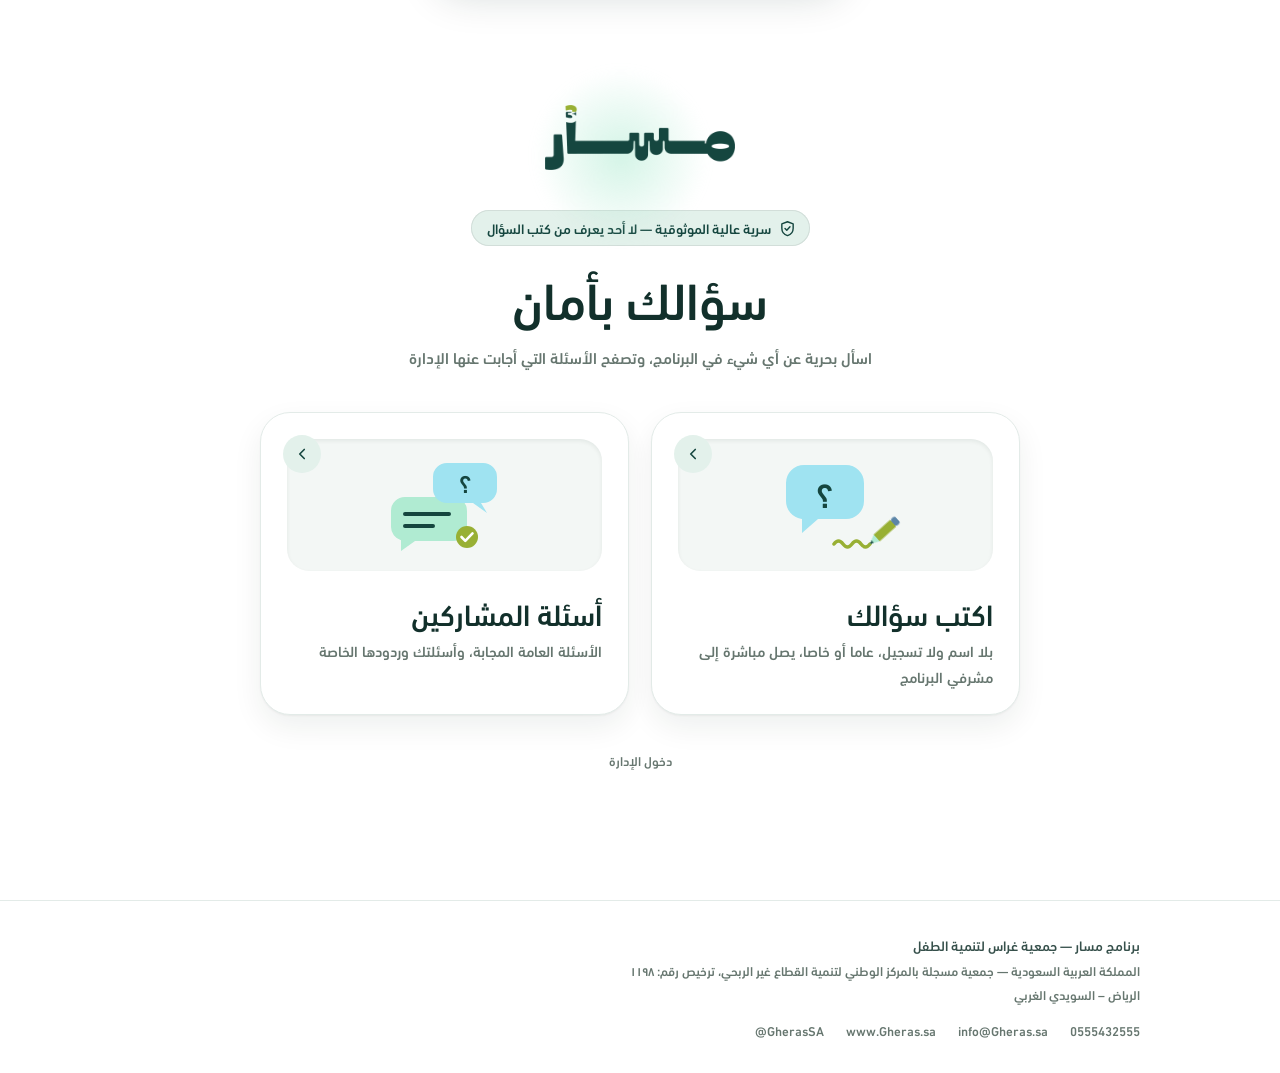
<file: masar/public/index.html>
<!doctype html>
<html lang="ar" dir="rtl">
<head>
  <meta charset="utf-8">
  <meta name="viewport" content="width=device-width, initial-scale=1, viewport-fit=cover">
  <meta name="theme-color" content="#FFFFFF">
  <meta name="robots" content="noindex, nofollow">
  <meta name="referrer" content="no-referrer">
  <title>أسئلة مسار</title>
  <link rel="icon" type="image/png" sizes="32x32" href="assets/favicon-32.png">
  <link rel="icon" type="image/png" sizes="64x64" href="assets/favicon-64.png">
  <link rel="apple-touch-icon" href="assets/apple-touch-icon.png">
  <link rel="preload" href="assets/fonts/din-next-arabic.woff2" as="font" type="font/woff2" crossorigin>
  <script>
    try { var t = localStorage.getItem("masar-theme"); document.documentElement.setAttribute("data-theme", t === "dark" ? "dark" : "light"); } catch (e) { document.documentElement.setAttribute("data-theme", "light"); }
  </script>
  <link rel="stylesheet" href="styles.css?v=20261122">
</head>
<body>

  <!-- الشريط العلوي -->
  <header class="topbar" id="topbar" hidden>
    <div class="topbar-inner">
      <a href="#" aria-label="الرئيسية"><img class="topbar-logo logo-color" src="assets/logo.png" alt="مسار"><img class="topbar-logo logo-white" src="assets/logo-white.png" alt="" aria-hidden="true"></a>
      <div class="topbar-title" id="topbarTitle"></div>
      <div class="topbar-end">
        <button class="topbar-back" id="backBtn" type="button"><svg viewBox="0 0 24 24" aria-hidden="true"><path d="m9 6 6 6-6 6"/></svg>الرئيسية</button>
        <button class="bt" id="themeToggle" type="button" aria-label="الوضع الليلي" aria-pressed="false">
          <svg class="bt-sun" viewBox="0 0 24 24" aria-hidden="true"><circle cx="12" cy="12" r="4.4"/><path d="M12 2.8v2.4M12 18.8v2.4M2.8 12h2.4M18.8 12h2.4M5.5 5.5l1.7 1.7M16.8 16.8l1.7 1.7M5.5 18.5l1.7-1.7M16.8 7.2l1.7-1.7"/></svg>
          <span class="bt-night" aria-hidden="true"><svg class="bt-moon" viewBox="0 0 24 24"><path d="M19 14.5A7.5 7.5 0 0 1 9.5 5a7.5 7.5 0 1 0 9.5 9.5Z"/></svg><i class="s1"></i><i class="s2"></i><i class="s3"></i></span>
          <span class="bt-knob" aria-hidden="true">
            <svg class="bt-book" viewBox="0 0 24 20">
              <path class="bt-paper" d="M12 4.5C14.5 3 18 2.6 21 3.4V16.4C18 15.6 14.5 16 12 17.5Z"/>
              <path class="bt-lines" d="M14.3 7.3c1.6-.7 3.4-.9 4.8-.7M14.3 10.1c1.6-.7 3.4-.9 4.8-.7M14.3 12.9c1.6-.7 3.4-.9 4.8-.7"/>
              <g class="bt-page">
                <g class="bt-front"><path class="bt-paper" d="M12 4.5C9.5 3 6 2.6 3 3.4V16.4C6 15.6 9.5 16 12 17.5Z"/><path class="bt-lines" d="M9.7 7.3c-1.6-.7-3.4-.9-4.8-.7M9.7 10.1c-1.6-.7-3.4-.9-4.8-.7M9.7 12.9c-1.6-.7-3.4-.9-4.8-.7"/></g>
                <path class="bt-cover" d="M12 4.5C9.5 3 6 2.6 3 3.4V16.4C6 15.6 9.5 16 12 17.5Z"/>
              </g>
            </svg>
          </span>
        </button>
      </div>
    </div>
    <div class="progress" aria-hidden="true"><span id="progressFill"></span></div>
  </header>

  <main id="app">

    <!-- الرئيسية: الأيقونتان -->
    <section class="screen stage home" id="screenHome">
      <div class="stage-inner">
        <div class="stage-logo">
          <span class="halo" aria-hidden="true"></span>
          <img class="logo-color" src="assets/logo.png" alt="مسار"><img class="logo-white" src="assets/logo-white.png" alt="" aria-hidden="true">
        </div>
        <p class="trust-badge"><svg viewBox="0 0 24 24" aria-hidden="true"><path d="M12 2.5 4 5.5v6c0 5 3.4 9 8 10.5 4.6-1.5 8-5.5 8-10.5v-6l-8-3Z"/><path d="m8.5 12 2.5 2.5 4.5-5"/></svg>سرية عالية الموثوقية — لا أحد يعرف من كتب السؤال</p>
        <h1 class="stage-title">سؤالك بأمان</h1>
        <p class="stage-sub">اسأل بحرية عن أي شيء في البرنامج، وتصفح الأسئلة التي أجابت عنها الإدارة</p>

        <div class="tiles">
          <a class="tile" href="#ask" id="tileAsk">
            <span class="tile-go" aria-hidden="true"><svg viewBox="0 0 24 24"><path d="M15 6l-6 6 6 6"/></svg></span>
            <span class="tile-art" aria-hidden="true">
              <svg class="ic ic-ask" viewBox="0 0 128 96">
                <g class="bubble"><path class="bub-q" d="M32 8h42a18 18 0 0 1 18 18v18a18 18 0 0 1-18 18H46L30 76V62a18 18 0 0 1-16-18V26A18 18 0 0 1 32 8Z"/>
                <text class="qm ink" x="53" y="51" text-anchor="middle" font-size="36" font-family="Brand, sans-serif">؟</text></g>
                <path class="scribble" d="M62 87q4.5-6 9 0t9 0t9 0t9 0"/>
                <g class="pencil"><g transform="translate(98 87) rotate(-42)"><path class="p-tip" d="M0 0 9-4.5v9Z"/><path class="ink" d="M0 0 3.5-1.7v3.4Z"/><rect class="p-body" x="9" y="-4.5" width="22" height="9"/><rect class="p-end" x="31" y="-4.5" width="6" height="9" rx="2"/></g></g>
              </svg>
            </span>
            <span class="tile-title">اكتب سؤالك</span>
            <span class="tile-sub">بلا اسم ولا تسجيل، عاما أو خاصا، يصل مباشرة إلى مشرفي البرنامج</span>
          </a>
          <a class="tile" href="#questions" id="tileList">
            <span class="tile-go" aria-hidden="true"><svg viewBox="0 0 24 24"><path d="M15 6l-6 6 6 6"/></svg></span>
            <span class="tile-art" aria-hidden="true">
              <svg class="ic ic-list" viewBox="0 0 128 96">
                <g class="ba"><path class="bub-a" d="M24 40h48a14 14 0 0 1 14 14v16a14 14 0 0 1-14 14H34l-14 10V83.3A14 14 0 0 1 10 70V54a14 14 0 0 1 14-14Z"/>
                <path class="ln" d="M24 57h44M24 69h28"/></g>
                <g class="bq"><path class="bub-q" d="M66 6h36a14 14 0 0 1 14 14v12a14 14 0 0 1-14 14h-2l6 10-14-10H66a14 14 0 0 1-14-14V20A14 14 0 0 1 66 6Z"/>
                <text class="ink" x="84" y="36" text-anchor="middle" font-size="26" font-family="Brand, sans-serif">؟</text></g>
                <g class="badge"><circle cx="86" cy="80" r="11"/><path d="m80.5 80 3.8 3.8 7.2-7.4"/></g>
              </svg>
            </span>
            <span class="tile-title">أسئلة المشاركين</span>
            <span class="tile-sub">الأسئلة العامة المجابة، وأسئلتك وردودها الخاصة</span>
            <span class="tile-count" id="tileCount"></span>
          </a>
        </div>
        <a class="admin-link" href="admin.html">دخول الإدارة</a>
      </div>
    </section>

    <!-- اكتب سؤالك -->
    <section class="screen app" id="screenAsk" hidden>
      <div class="wrap step">
        <div class="step-hero">
          <div>
            <p class="eyebrow">اكتب سؤالك</p>
            <h1>اسأل بحرية</h1>
            <p class="lead">سؤالك يصل إلى مشرفي البرنامج دون أن يعرف أحد من أنت</p>
          </div>
          <svg class="ic ic-ask hero-art" aria-hidden="true" viewBox="0 0 128 96">
          <g class="bubble"><path class="bub-q" d="M32 8h42a18 18 0 0 1 18 18v18a18 18 0 0 1-18 18H46L30 76V62a18 18 0 0 1-16-18V26A18 18 0 0 1 32 8Z"/>
          <text class="qm ink" x="53" y="51" text-anchor="middle" font-size="36" font-family="Brand, sans-serif">؟</text></g>
          <path class="scribble" d="M62 87q4.5-6 9 0t9 0t9 0t9 0"/>
          <g class="pencil"><g transform="translate(98 87) rotate(-42)"><path class="p-tip" d="M0 0 9-4.5v9Z"/><path class="ink" d="M0 0 3.5-1.7v3.4Z"/><rect class="p-body" x="9" y="-4.5" width="22" height="9"/><rect class="p-end" x="31" y="-4.5" width="6" height="9" rx="2"/></g></g>
              </svg>
        </div>

        <div class="trust" role="note">
          <span class="trust-shield" aria-hidden="true"><svg viewBox="0 0 24 24"><path d="M12 2.5 4 5.5v6c0 5 3.4 9 8 10.5 4.6-1.5 8-5.5 8-10.5v-6l-8-3Z"/><path d="m8.5 12 2.5 2.5 4.5-5"/></svg></span>
          <div>
            <h2>سرية تامة <span class="trust-level">موثوقية عالية</span> <span class="trust-meter" aria-hidden="true"><i></i><i></i><i></i><i></i><i></i></span></h2>
            <ul>
              <li>لا نطلب اسمك ولا رقمك ولا بريدك، ولا يوجد تسجيل دخول.</li>
              <li>لا يحفظ مع السؤال أي شيء يدل عليك: لا جهاز ولا عنوان إنترنت ولا ملفات تعريف.</li>
              <li>يقرأ سؤالك مشرفو البرنامج (مقدمو الحقيبة) فقط، ولا يستطيعون معرفة من كتبه.</li>
              <li>السؤال العام لا ينشر إلا بإذن المشرف ومع رده، والسؤال الخاص لا ينشر أبدا.</li>
            </ul>
            <p class="tip">للحفاظ على سريتك: لا تكتب اسمك أو تفاصيل تدل عليك داخل السؤال.</p>
          </div>
        </div>

        <form class="card ask-card" id="askForm" novalidate>
          <div class="field">
            <label for="question">سؤالك</label>
            <div class="q-well">
              <textarea class="textarea" id="question" placeholder="اكتب سؤالك هنا…" autocomplete="off" spellcheck="true"></textarea>
              <!-- صاحبنا يغمض عيونه أثناء الكتابة: لا أحد يرى من يكتب -->
              <div class="peek" id="peek" aria-hidden="true">
                <span class="peek-say">مغمض عيوني، ما أشوف</span>
            <svg class="buddy" viewBox="0 0 30 44">
              <path class="b-body" d="M15 18v13"/>
              <path class="b-arm b-arm-l" d="M15 21l-6 5"/>
              <path class="b-arm b-arm-r" d="M15 21l6 5"/>
              <path class="b-leg b-leg-a" d="M15 31l-4 10"/>
              <path class="b-leg b-leg-b" d="M15 31l4 10"/>
              <circle class="b-head" cx="15" cy="10" r="8"/>
              <path class="b-cap" d="M7 4.6 15 1.2l8 3.4-8 3.4Z"/><path class="b-tassel" d="M21 5.3v4"/>
              <g class="b-open"><circle cx="12" cy="10" r="1.25"/><circle cx="18" cy="10" r="1.25"/></g>
              <path class="b-shut" d="M10.3 10.2q1.7 1.5 3.4 0M16.3 10.2q1.7 1.5 3.4 0"/>
              <path class="b-smile" d="M13 14q2 1.4 4 0"/>
              <circle class="b-cheek" cx="10" cy="13" r="1.2"/><circle class="b-cheek" cx="20" cy="13" r="1.2"/>
            </svg>
              </div>
            </div>
            <div class="field-foot"><p class="hint" id="askMsg" role="alert"></p><span class="counter" id="counter"></span></div>
          </div>
          <fieldset class="vis" id="visBox">
            <legend class="field-label">من يشوف سؤالك؟<span class="req">*</span></legend>
            <div class="vis-cards">
              <label class="vis-card"><input type="radio" name="visibility" value="عام">
                <span class="vis-ic" aria-hidden="true"><svg viewBox="0 0 24 24"><circle cx="9" cy="8" r="3.2"/><path d="M3.5 19c.6-3.3 2.8-5 5.5-5s4.9 1.7 5.5 5"/><circle cx="17" cy="9" r="2.6"/><path d="M15.8 14.2c2.4-.3 4.3 1.1 4.8 4.3"/></svg></span>
                <span class="vis-t"><strong>عام</strong><small>يشوفه المشرفون، وإذا وافق المشرف ينشر مع رده للجميع دون اسمك</small></span></label>
              <label class="vis-card"><input type="radio" name="visibility" value="خاص">
                <span class="vis-ic" aria-hidden="true"><svg viewBox="0 0 24 24"><rect x="5" y="10.5" width="14" height="10" rx="2.5"/><path d="M8.5 10.5V8a3.5 3.5 0 0 1 7 0v2.5"/><path d="M12 14.5v2.5"/></svg></span>
                <span class="vis-t"><strong>خاص</strong><small>يشوفه المشرفون فقط، والرد يوصلك أنت وحدك برمز المتابعة</small></span></label>
            </div>
          </fieldset>
          <!-- حقل فخ للبرامج الآلية، لا يراه الإنسان -->
          <div class="hp" aria-hidden="true"><label for="website">اتركه فارغا</label><input id="website" tabindex="-1" autocomplete="off"></div>
          <div class="actions">
            <p class="hint">بعد الإرسال تأخذ رمز متابعة تشوف به الرد</p>
            <button class="btn btn-primary btn-lg btn-icon" type="submit" id="sendBtn"><svg viewBox="0 0 24 24" aria-hidden="true"><path d="M20 4 9.5 14.5M20 4l-6.5 16-4-5.5L4 10.5 20 4Z"/></svg>إرسال السؤال</button>
          </div>
        </form>
      </div>
    </section>

    <!-- أسئلة المشاركين -->
    <section class="screen app" id="screenList" hidden>
      <div class="wrap step">
        <div class="step-hero">
          <div>
            <p class="eyebrow" id="listEyebrow">أسئلة المشاركين</p>
            <h1 id="listTitle">أسئلة وإجابات</h1>
            <p class="lead" id="listLead">الأسئلة التي أجاب عنها مشرفو البرنامج</p>
          </div>
          <div class="axis-num" id="totalNum" aria-hidden="true"></div>
        </div>

        <div class="tabs" role="tablist" aria-label="تصنيف الأسئلة">
          <button class="tab" role="tab" id="tabRecent" aria-selected="true" aria-controls="listHost" data-tab="recent"><span class="tab-t">الأحدث<small>آخر ٢٤ ساعة</small></span><span class="tab-count hot" id="cRecent">٠</span></button>
          <button class="tab" role="tab" id="tabAll" aria-selected="false" aria-controls="listHost" data-tab="all"><span class="tab-t">كل الأسئلة المجابة<small>الأرشيف كاملا</small></span><span class="tab-count" id="cAll">٠</span></button>
          <button class="tab" role="tab" id="tabMine" aria-selected="false" aria-controls="listHost" data-tab="mine"><span class="tab-t">أسئلتي<small>وردودها الخاصة</small></span><span class="tab-count" id="cMine">٠</span></button>
        </div>
        <form class="ticket-add" id="ticketForm" hidden novalidate>
          <label for="ticketInput">عندك رمز متابعة من جهاز آخر؟</label>
          <div class="ticket-row">
            <input class="input" id="ticketInput" dir="ltr" placeholder="ABCD-EFGH" autocomplete="off" autocapitalize="characters" spellcheck="false" maxlength="12">
            <button class="btn btn-primary btn-sm" type="submit">إضافة</button>
          </div>
          <p class="hint" id="ticketMsg" role="alert"></p>
        </form>
        <div class="search" id="searchBox">
          <svg viewBox="0 0 24 24" aria-hidden="true"><circle cx="11" cy="11" r="6.5"/><path d="m20 20-4.2-4.2"/></svg>
          <input class="input" id="search" type="search" placeholder="ابحث في الأسئلة والإجابات" aria-label="بحث">
        </div>
        <div class="list" id="listHost" role="tabpanel" aria-live="polite"></div>
        <div class="more" id="moreWrap" hidden><button class="btn btn-ghost" id="moreBtn" type="button">عرض المزيد</button></div>
      </div>
    </section>

    <!-- بعد الإرسال -->
    <section class="screen stage" id="screenSent" hidden>
      <div class="stage-inner">
        <svg class="done-mark" viewBox="0 0 120 120" aria-hidden="true">
          <circle cx="60" cy="60" r="54" fill="none" stroke-width="5"/>
          <path d="M38 62 L54 78 L84 46" fill="none" stroke-width="7" stroke-linecap="round" stroke-linejoin="round"/>
        </svg>
        <p class="stage-kicker" id="sentKicker">وصل سؤالك</p>
        <h1 class="stage-title">شكرا لك</h1>
        <p class="stage-sub" id="sentSub">وصل سؤالك إلى مشرفي البرنامج. لم يحفظ أي شيء يدل عليك.</p>
        <div class="ticket-card" id="ticketCard" hidden>
          <span class="ticket-label">رمز المتابعة</span>
          <div class="ticket-row">
            <bdi class="ticket-code" id="ticketCode" dir="ltr"></bdi>
            <button class="btn btn-ghost-line btn-sm" id="copyTicket" type="button">نسخ</button>
          </div>
          <p class="ticket-note">محفوظ في هذا الجهاز، وتشوف به الرد في «أسئلتي». احفظه إذا تبي تشوف الرد من جهاز آخر، ولا تعطه لأحد.</p>
        </div>
        <div class="sent-actions">
          <button class="btn btn-primary" id="toMineBtn" type="button">أسئلتي</button>
          <button class="btn btn-onstage" id="againBtn" type="button">سؤال آخر</button>
        </div>
      </div>
    </section>
  </main>

  <!-- مشهد الإرسال: صاحبنا بعيونه المغمضة يطوي السؤال طائرة ورقية ويطيّرها -->
  <div class="overlay" id="overlay" hidden>
    <div class="courier-wrap" role="status" aria-live="polite">
      <div class="plane-pill" id="planePill">
        <span class="btn-label"><i class="dot"></i><span>إرسال السؤال</span></span>
        <div class="plane-scene" aria-hidden="true">
          <span class="ground"></span>
          <svg class="buddy shut runner" id="runner" viewBox="0 0 30 44">
              <path class="b-body" d="M15 18v13"/>
              <path class="b-arm b-arm-l" d="M15 21l-6 5"/>
              <path class="b-arm b-arm-r" d="M15 21l6 5"/>
              <path class="b-leg b-leg-a" d="M15 31l-4 10"/>
              <path class="b-leg b-leg-b" d="M15 31l4 10"/>
              <circle class="b-head" cx="15" cy="10" r="8"/>
              <path class="b-cap" d="M7 4.6 15 1.2l8 3.4-8 3.4Z"/><path class="b-tassel" d="M21 5.3v4"/>
              <g class="b-open"><circle cx="12" cy="10" r="1.25"/><circle cx="18" cy="10" r="1.25"/></g>
              <path class="b-shut" d="M10.3 10.2q1.7 1.5 3.4 0M16.3 10.2q1.7 1.5 3.4 0"/>
              <path class="b-smile" d="M13 14q2 1.4 4 0"/>
              <circle class="b-cheek" cx="10" cy="13" r="1.2"/><circle class="b-cheek" cx="20" cy="13" r="1.2"/>
            </svg>
          <div class="paper" id="paper">
            <svg viewBox="0 0 40 30">
              <g class="pp-sheet"><rect x="9" y="2" width="22" height="26" rx="1.5"/><path class="pp-ln" d="M13 9h14M13 13.5h14M13 18h9"/></g>
              <g class="pp-fold"><path d="M9 28V12.5L20 2l11 10.5V28Z"/><path class="pp-ln" d="M20 2v26M9 12.5h22"/></g>
              <g class="pp-plane"><path d="M2 15 38 7 14 19.5Z"/><path class="pp-keel" d="M14 19.5 38 7 19 26Z"/></g>
            </svg>
          </div>
        </div>
      </div>
      <p class="courier-label" id="overlayText">جار الإرسال…</p>
      <div class="bar" id="courierBar"><span id="overlayBar"></span></div>
    </div>
  </div>

  <!-- إشعار «تم الإرسال» -->
  <div class="notif" id="notif" role="status" aria-live="polite">
    <span class="notif-logo"><img src="assets/logo.png" alt="مسار"></span>
    <div class="notif-t"><strong>منصة مسار</strong><span>تم الإرسال، وصل سؤالك دون اسم</span></div>
    <time>الآن</time>
  </div>

  <div class="toast" id="toast" role="status" aria-live="polite"></div>

  <footer class="footer" id="footer">
    <div class="footer-inner">
      <div class="footer-text">
        <strong>برنامج مسار — جمعية غراس لتنمية الطفل</strong>
        <span>المملكة العربية السعودية — جمعية مسجلة بالمركز الوطني لتنمية القطاع غير الربحي، ترخيص رقم: ١١٩٨</span>
        <span>الرياض – السويدي الغربي</span>
      </div>
      <div class="footer-links">
        <a href="tel:0555432555" dir="ltr">0555432555</a>
        <a href="mailto:info@Gheras.sa" dir="ltr">info@Gheras.sa</a>
        <a href="https://www.Gheras.sa" target="_blank" rel="noopener noreferrer" dir="ltr">www.Gheras.sa</a>
        <a href="https://x.com/GherasSA" target="_blank" rel="noopener noreferrer" dir="ltr">@GherasSA</a>
      </div>
    </div>
  </footer>

  <script src="config.js?v=20261122"></script>
  <script src="kit.js?v=20261122"></script>
  <script src="fx.js?v=20261122"></script>
  <script src="api.js?v=20261122"></script>
  <script src="app.js?v=20261122"></script>
</body>
</html>
</file>
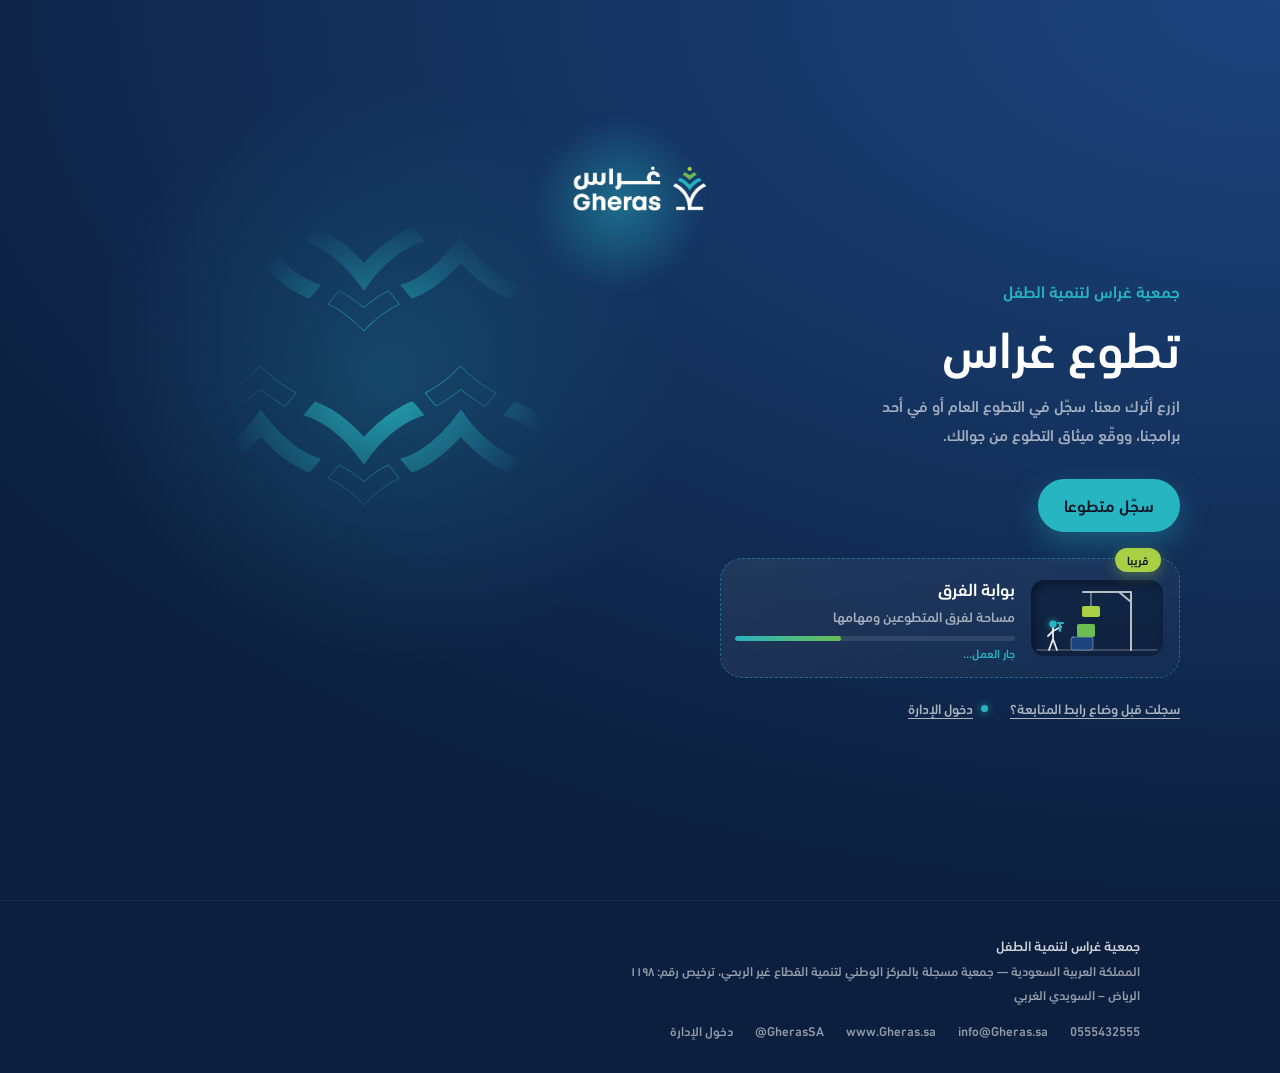
<file: volunteer/public/index.html>
<!doctype html>
<html lang="ar" dir="rtl">
<head>
  <meta charset="utf-8">
  <meta name="viewport" content="width=device-width, initial-scale=1, viewport-fit=cover">
  <meta name="theme-color" content="#0D2142">
  <meta name="robots" content="noindex, nofollow">
  <meta name="referrer" content="no-referrer">
  <title>تطوع غراس</title>
  <link rel="icon" type="image/png" sizes="32x32" href="assets/favicon-32.png">
  <link rel="icon" type="image/png" sizes="64x64" href="assets/favicon-64.png">
  <link rel="apple-touch-icon" href="assets/apple-touch-icon.png">
  <link rel="preload" href="assets/fonts/din-next-arabic.woff2" as="font" type="font/woff2" crossorigin>
  <script>
    try { var t = localStorage.getItem("gheras-theme"); if (t === "dark" || t === "light") document.documentElement.setAttribute("data-theme", t); } catch (e) {}
  </script>
  <link rel="stylesheet" href="kit.css?v=20261126b">
  <link rel="stylesheet" href="app.css?v=20261126b">
</head>
<body class="stage-mode">

  <header class="topbar" id="topbar" hidden>
    <div class="topbar-inner">
      <a href="#" id="homeLink" aria-label="الرئيسية"><img class="topbar-logo logo-color" src="assets/logo.png" alt="غراس"><img class="topbar-logo logo-white" src="assets/logo-white.png" alt="" aria-hidden="true"></a>
      <div class="topbar-title" id="topbarTitle">تطوع غراس</div>
      <div class="topbar-end">
        <span class="topbar-save" id="saveState" aria-live="polite"></span>
        <button class="tt" id="themeToggle" type="button" aria-label="الوضع الليلي" aria-pressed="false">
          <span class="tt-hole" aria-hidden="true"></span>
          <svg class="tt-man" viewBox="0 0 12 22" aria-hidden="true"><circle cx="6" cy="3.2" r="2.6"/><path class="tt-body" d="M6 6v7.5"/><path class="tt-arm" d="M6 8.5 3 11.5M6 8.5l3 3"/><path class="tt-leg tt-leg-a" d="M6 13.5 3.6 20"/><path class="tt-leg tt-leg-b" d="M6 13.5 8.4 20"/></svg>
          <span class="tt-knob" aria-hidden="true">
            <svg class="tt-sun" viewBox="0 0 24 24"><circle cx="12" cy="12" r="4.6"/><path d="M12 2.5v2.4M12 19.1v2.4M2.5 12h2.4M19.1 12h2.4M5.3 5.3 7 7M17 17l1.7 1.7M5.3 18.7 7 17M17 7l1.7-1.7"/></svg>
            <svg class="tt-moon" viewBox="0 0 24 24"><path d="M20 14.6A8.2 8.2 0 0 1 9.4 4a8.2 8.2 0 1 0 10.6 10.6Z"/></svg>
          </span>
        </button>
      </div>
    </div>
    <div class="progress" aria-hidden="true"><span id="progressFill"></span></div>
  </header>

  <main id="app">
    <!-- الرئيسية -->
    <section class="screen stage" id="screenHome">
      <div class="stage-light" aria-hidden="true"></div>
      <div class="stage-inner">
        <div class="stage-logo"><span class="halo" aria-hidden="true"></span><img src="assets/logo-white.png" alt="جمعية غراس لتنمية الطفل"></div>
        <p class="stage-kicker">جمعية غراس لتنمية الطفل</p>
        <h1 class="stage-title">تطوع غراس</h1>
        <p class="stage-sub">ازرع أثرك معنا. سجّل في التطوع العام أو في أحد برامجنا، ووقّع ميثاق التطوع من جوالك.</p>
        <div class="home-actions">
          <button class="btn btn-stage" id="startBtn" type="button">سجّل متطوعا</button>
          <button class="btn btn-onstage" id="resumeBtn" type="button" hidden>أكمل تسجيلك</button>
        </div>
        <button class="teams-tile" id="teamsBtn" type="button" aria-label="بوابة الفرق، قريبا">
          <span class="teams-art" aria-hidden="true">
            <svg viewBox="0 0 132 76">
              <path class="tg-ground" d="M6 70h120"/>
              <g class="tg-crane"><path class="tg-mast" d="M100 70V12M100 12H52M100 22l-12-10"/><path class="tg-rope" d="M60 12v14"/>
                <g class="tg-load"><rect class="tg-block b3" x="51" y="26" width="18" height="11" rx="2"/></g></g>
              <rect class="tg-block b1" x="40" y="57" width="22" height="13" rx="2"/>
              <rect class="tg-block b2" x="46" y="44" width="18" height="13" rx="2"/>
              <g class="tg-man"><circle class="tg-head" cx="22" cy="44" r="3.6"/><path d="M22 48v11M22 59l-4 11M22 59l4 11"/><g class="tg-arm"><path d="M22 51l8-4"/><path class="tg-hammer" d="M29 43v8M27 43h5"/></g><path d="M22 51l-5 5"/></g>
              <g class="tg-spark"><path d="M36 44l3-3M37 49h4M35 40v-3"/></g>
            </svg>
          </span>
          <span class="teams-t"><strong>بوابة الفرق</strong><span>مساحة لفرق المتطوعين ومهامها</span><span class="teams-bar"><i></i></span><small>جار العمل…</small></span>
          <span class="soon">قريبا</span>
        </button>
        <div class="my-regs" id="myRegs" hidden></div>
        <div class="stage-row">
          <button class="stage-link" id="recoverBtn" type="button">سجلت قبل وضاع رابط المتابعة؟</button>
          <a class="stage-link admin-link" href="admin.html">دخول الإدارة</a>
        </div>
        <form class="login-card" id="recoverForm" hidden novalidate style="margin-top:20px">
          <p class="stage-kicker">استعادة رابط المتابعة</p>
          <p class="stage-sub" style="margin-bottom:18px">اكتب رقم هويتك وجوالك المسجلين، ونرسل روابط تسجيلاتك إلى بريدك.</p>
          <div class="grid">
            <div class="code-well"><input id="recId" inputmode="numeric" dir="ltr" placeholder="رقم الهوية أو الإقامة" aria-label="رقم الهوية أو الإقامة" maxlength="10"></div>
            <div class="code-well"><input id="recPhone" inputmode="tel" dir="ltr" placeholder="05xxxxxxxx" aria-label="رقم الجوال" maxlength="10"></div>
            <button class="btn btn-stage" type="submit">أرسل الروابط إلى بريدي</button>
          </div>
          <p class="form-msg" id="recMsg" role="alert"></p>
        </form>
      </div>
    </section>

    <!-- خطوات التسجيل -->
    <section class="screen steps" id="screenSteps" hidden><div id="stepHost"></div></section>

    <!-- صفحة المتابعة -->
    <section class="screen steps" id="screenStatus" hidden><div id="statusHost"></div></section>

    <!-- الخاتمة -->
    <section class="screen stage" id="screenDone" hidden>
      <div class="stage-light" aria-hidden="true"></div>
      <div class="stage-inner">
        <svg class="done-mark" viewBox="0 0 120 120" aria-hidden="true"><circle cx="60" cy="60" r="54" fill="none" stroke-width="5"/><path d="M38 62 L54 78 L84 46" fill="none" stroke-width="7" stroke-linecap="round" stroke-linejoin="round"/></svg>
        <p class="stage-kicker" id="doneKicker">وصل تسجيلك</p>
        <h1 class="stage-title">شكرا لك</h1>
        <p class="stage-sub" id="doneSub"></p>
        <p class="ref" id="doneRef"></p>
        <div class="home-actions" style="margin-top:0">
          <button class="btn btn-stage" id="doneNext" type="button">متابعة التسجيل</button>
          <button class="btn btn-onstage" id="doneHome" type="button">الرئيسية</button>
        </div>
      </div>
    </section>
  </main>

  <nav class="dock" id="dock" hidden>
    <div class="dock-inner">
      <button class="btn btn-ghost" id="prevBtn" type="button">السابق</button>
      <div class="dock-count" id="dockCount"></div>
      <button class="btn btn-primary" id="nextBtn" type="button">التالي</button>
    </div>
  </nav>

  <div class="overlay" id="overlay" hidden>
    <div class="courier-wrap" role="status" aria-live="polite">
      <div class="courier-pill" id="courierPill">
        <span class="btn-label"><i class="dot"></i><span>إرسال</span></span>
        <div class="courier-scene" aria-hidden="true">
          <span class="ground"></span>
          <svg class="sender" id="sender" viewBox="0 0 16 30"><circle class="head" cx="8" cy="4" r="3.2"/><path d="M8 7.5V18"/><path class="arm arm-r" d="M8 10.5 12 14"/><path class="arm arm-l" d="M8 10.5 4.5 15"/><path class="leg leg-a" d="M8 18 5 27"/><path class="leg leg-b" d="M8 18l3 9"/></svg>
          <span class="parcel" id="parcel"><i></i></span>
          <div class="scooter" id="scooter">
            <span class="speed"><i></i><i></i><i></i></span>
            <svg viewBox="0 0 120 54"><rect class="rack" x="6" y="22" width="34" height="14" rx="3"/><rect class="stripe" x="10" y="27" width="10" height="2.4" rx="1.2"/><path class="deck" d="M24 41h70"/><rect class="seatbox" x="44" y="27" width="24" height="9" rx="4.5"/><path class="body" d="M66 36c8 0 14-1 20-6"/><rect class="lamp" x="62" y="31" width="13" height="4" rx="2"/><path class="stem" d="M94 41 88 14M84 14h8"/><g class="rider"><circle class="head" cx="58" cy="7" r="3.6"/><path d="M57.5 11 55 26"/><path d="M55 26h9l2 9"/><path d="M57 15 87 15"/><path class="rider-wave" d="M57 13.5l7-7"/></g><circle class="wheel" cx="22" cy="44" r="7"/><circle class="hub" cx="22" cy="44" r="2.4"/><circle class="wheel" cx="96" cy="44" r="7"/><circle class="hub" cx="96" cy="44" r="2.4"/></svg>
          </div>
        </div>
      </div>
      <p class="courier-label" id="overlayText">جار الإرسال…</p>
      <div class="bar" id="courierBar"><span id="overlayBar"></span></div>
    </div>
  </div>

  <div class="toast" id="toast" role="status" aria-live="polite"></div>
  <div class="toast-top" id="toastTop" role="status" aria-live="polite"></div>

  <footer class="footer" id="footer">
    <div class="footer-inner">
      <div class="footer-text">
        <strong>جمعية غراس لتنمية الطفل</strong>
        <span>المملكة العربية السعودية — جمعية مسجلة بالمركز الوطني لتنمية القطاع غير الربحي، ترخيص رقم: ١١٩٨</span>
        <span>الرياض – السويدي الغربي</span>
      </div>
      <div class="footer-links">
        <a href="tel:0555432555" dir="ltr">0555432555</a>
        <a href="mailto:info@Gheras.sa" dir="ltr">info@Gheras.sa</a>
        <a href="https://www.Gheras.sa" target="_blank" rel="noopener" dir="ltr">www.Gheras.sa</a>
        <a href="https://x.com/GherasSA" target="_blank" rel="noopener" dir="ltr">@GherasSA</a>
        <a href="admin.html">دخول الإدارة</a>
      </div>
    </div>
  </footer>

  <script src="config.js?v=20261126b"></script>
  <script src="kit.js?v=20261126b"></script>
  <script src="api.js?v=20261126b"></script>
  <script src="sign.js?v=20261126b"></script>
  <script src="volunteer.js?v=20261126b"></script>
</body>
</html>
</file>
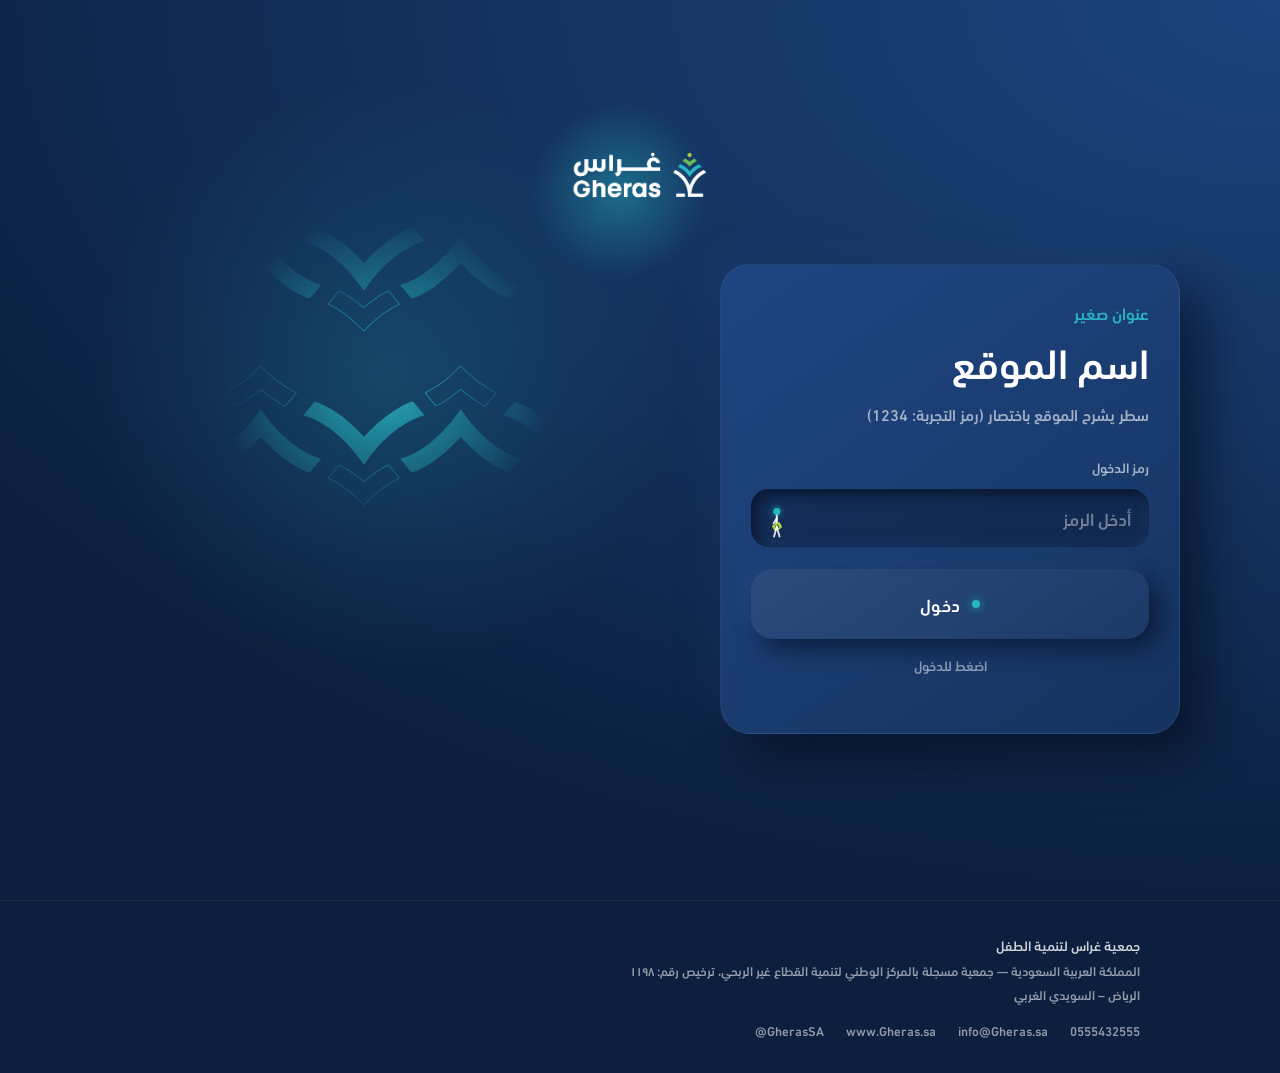
<file: design-kit/demo.html>
<!doctype html>
<html lang="ar" dir="rtl">
<head>
  <meta charset="utf-8">
  <meta name="viewport" content="width=device-width, initial-scale=1, viewport-fit=cover">
  <meta name="theme-color" content="#0D2142">
  <meta name="robots" content="noindex, nofollow">
  <title>واجهة غراس — نموذج تطبيقي</title>
  <link rel="icon" type="image/png" sizes="32x32" href="assets/favicon-32.png">
  <link rel="icon" type="image/png" sizes="64x64" href="assets/favicon-64.png">
  <link rel="apple-touch-icon" href="assets/apple-touch-icon.png">
  <link rel="preload" href="assets/fonts/din-next-arabic.woff2" as="font" type="font/woff2" crossorigin>
  <script>
    // تطبيق الوضع المحفوظ قبل الرسم لتجنب الوميض
    try { var t = localStorage.getItem("gheras-theme"); if (t === "dark" || t === "light") document.documentElement.setAttribute("data-theme", t); } catch (e) {}
  </script>
  <link rel="stylesheet" href="kit.css">
</head>
<body>

  <!-- الشريط العلوي -->
  <header class="topbar" id="topbar" hidden>
    <div class="topbar-inner">
      <img class="topbar-logo logo-color" src="assets/logo.png" alt="غراس">
      <img class="topbar-logo logo-white" src="assets/logo-white.png" alt="" aria-hidden="true">
      <div class="topbar-title" id="topbarTitle"></div>
      <div class="topbar-end">
        <span class="topbar-save" id="saveState" aria-live="polite"></span>
        <button class="tt" id="themeToggle" type="button" aria-label="الوضع الليلي" aria-pressed="false">
          <span class="tt-hole" aria-hidden="true"></span>
          <svg class="tt-man" viewBox="0 0 12 22" aria-hidden="true">
            <circle cx="6" cy="3.2" r="2.6"/>
            <path class="tt-body" d="M6 6v7.5"/>
            <path class="tt-arm" d="M6 8.5 3 11.5M6 8.5l3 3"/>
            <path class="tt-leg tt-leg-a" d="M6 13.5 3.6 20"/>
            <path class="tt-leg tt-leg-b" d="M6 13.5 8.4 20"/>
          </svg>
          <span class="tt-knob" aria-hidden="true">
            <svg class="tt-sun" viewBox="0 0 24 24"><circle cx="12" cy="12" r="4.6"/><path d="M12 2.5v2.4M12 19.1v2.4M2.5 12h2.4M19.1 12h2.4M5.3 5.3 7 7M17 17l1.7 1.7M5.3 18.7 7 17M17 7l1.7-1.7"/></svg>
            <svg class="tt-moon" viewBox="0 0 24 24"><path d="M20 14.6A8.2 8.2 0 0 1 9.4 4a8.2 8.2 0 1 0 10.6 10.6Z"/></svg>
          </span>
        </button>
      </div>
    </div>
    <div class="progress" aria-hidden="true"><span id="progressFill"></span></div>
  </header>

  <main id="app">

    <!-- الدخول -->
    <section class="screen stage" id="screenGate">
      <div class="stage-light" aria-hidden="true"></div>
      <div class="stage-inner">
        <div class="stage-logo">
          <span class="halo" aria-hidden="true"></span>
          <img src="assets/logo-white.png" alt="جمعية غراس لتنمية الطفل">
        </div>
        <div class="login-card" id="loginCard">
          <p class="stage-kicker">عنوان صغير</p>
          <h1 class="stage-title">اسم الموقع</h1>
          <p class="stage-sub">سطر يشرح الموقع باختصار (رمز التجربة: 1234)</p>
          <form class="gate-form" id="gateForm" autocomplete="off" novalidate>
            <label class="login-label" for="accessCode">رمز الدخول</label>
            <div class="code-well" id="codeWell">
              <input id="accessCode" type="password" placeholder="أدخل الرمز" required>
              <!-- رجل الدفتر: يرفع دفتره عند التركيز ويكتب مع كل حرف -->
              <svg class="note-man" id="noteMan" viewBox="0 0 22 30" aria-hidden="true">
                <circle class="head" cx="9" cy="4" r="3.2"/>
                <path d="M9 7.5V18"/>
                <path class="arm-back" d="M9 10 6 15"/>
                <g class="arm-note"><path d="M9 10l5 3.5"/><rect class="notebook" x="13" y="9.5" width="6" height="8" rx="1"/><path class="pen" d="M15 12.5h2.5M15 14.5h2"/></g>
                <path class="leg" d="M9 18 6.5 27"/><path class="leg" d="M9 18l2.5 9"/>
              </svg>
            </div>
            <button type="submit" class="portal-btn" id="portalBtn">
              <span class="btn-label" id="btnLabel"><i class="dot"></i><span id="btnText">دخول</span></span>
              <span class="portal-scene" aria-hidden="true">
                <span class="ground"></span>
                <span class="door"><span class="door-light"></span><span class="door-panel"><i></i></span></span>
                <svg class="walker" id="walker" viewBox="0 0 16 30">
                  <circle class="head" cx="8" cy="4" r="3.2"/>
                  <path d="M8 7.5V18"/><path class="arm arm-a" d="M8 10 5.5 15.5"/><path class="arm arm-b" d="M8 10l2.5 5.5"/>
                  <path class="leg leg-a" d="M8 18 5 27"/><path class="leg leg-b" d="M8 18l3 9"/>
                </svg>
              </span>
            </button>
            <p class="portal-caption" id="portalCaption">اضغط للدخول</p>
            <p class="form-msg" id="gateMsg" role="alert"></p>
          </form>
        </div>
      </div>
    </section>

    <!-- خطوات النموذج -->
    <!-- صفحة المحتوى: كل مكونات الواجهة -->
    <section class="screen steps" id="screenSteps" hidden>
      <div id="stepHost">
        <div class="wrap step">
          <div class="step-hero">
            <div>
              <p class="eyebrow">القسم الأول من ثلاثة</p>
              <h1>عنوان الصفحة</h1>
              <p class="lead">سطر تمهيدي قصير يشرح محتوى هذه الصفحة</p>
              <nav class="qmap" aria-label="أقسام الصفحة">
                <button type="button" class="done" data-jump="c1">١</button>
                <button type="button" data-jump="c2">٢</button>
                <button type="button" data-jump="c3">٣</button>
              </nav>
            </div>
            <div class="axis-num" aria-hidden="true">١</div>
          </div>
          <div class="band" aria-hidden="true"></div>
          <div class="step-body">

            <div class="safety-note">
              <svg width="22" height="22" viewBox="0 0 24 24" fill="none" stroke-width="2" stroke-linecap="round" stroke-linejoin="round" aria-hidden="true"><path d="M12 2.5 4 5.5v6c0 5 3.4 9 8 10.5 4.6-1.5 8-5.5 8-10.5v-6l-8-3Z"/><path d="m8.5 12 2.5 2.5 4.5-5"/></svg>
              <span>ملاحظة مهمة بإطار فيروزي، للتنبيهات والإرشادات.</span>
            </div>

            <div class="card" id="c1"><h2 class="card-title">حقول الإدخال</h2>
              <div class="grid">
                <div class="field"><label for="f1">حقل نصي<span class="req">*</span></label><input class="input" id="f1" placeholder="اكتب هنا"></div>
                <div class="grid grid-2">
                  <div class="field"><label for="f2">تاريخ</label><input class="input" id="f2" type="date"></div>
                  <div class="field"><label for="f3">رقم</label><input class="input" id="f3" type="number" inputmode="decimal"></div>
                </div>
                <div class="field"><label for="f4">نص طويل</label><textarea class="textarea" id="f4"></textarea></div>
                <div class="field"><span class="field-label">اختيار واحد (مقاطع)</span>
                  <div class="seg" role="radiogroup">
                    <label><input type="radio" name="segA" value="الأول">الأول</label>
                    <label><input type="radio" name="segA" value="الثاني">الثاني</label>
                    <label><input type="radio" name="segA" value="الثالث">الثالث</label>
                  </div></div>
                <div class="field"><span class="field-label">اختيار متعدد <small class="hint" style="display:inline">يمكن اختيار أكثر من واحد</small></span>
                  <div class="seg" role="group">
                    <label><input type="checkbox" name="multiA" value="أ">خيار أ</label>
                    <label><input type="checkbox" name="multiA" value="ب">خيار ب</label>
                    <label><input type="checkbox" name="multiA" value="ج">خيار ج</label>
                  </div></div>
              </div>
            </div>

            <div class="card" id="c2"><h2 class="card-title">بطاقات اختيار برسمة</h2>
              <div class="size-cards" role="radiogroup">
                <label class="size-card"><input type="radio" name="sizeA" value="صغير">
                  <span class="size-scene" aria-hidden="true"><svg class="ss ss-small" viewBox="0 0 80 60"><path class="ground" d="M22 52h36"/><g class="sway" style="transform-origin:40px 52px"><path class="trunk" d="M40 52V33"/><path class="leaf leaf-l" d="M40 38c-3-8-10-11-17-10 1 7 7 12 17 10Z"/><path class="leaf leaf-r" d="M40 33c2-9 9-13 17-12-1 8-7 13-17 12Z"/></g></svg></span>
                  <h4>خيار صغير</h4><p>وصف قصير للخيار الأول يشرح متى يُختار.</p></label>
                <label class="size-card"><input type="radio" name="sizeA" value="كبير">
                  <span class="size-scene" aria-hidden="true"><svg class="ss ss-large" viewBox="0 0 80 60"><path class="ground" d="M14 54h52"/><path class="trunk" d="M40 54V30M40 41l-7-6M40 37l6-5"/><g class="sway" style="transform-origin:40px 40px"><circle class="c-lime" cx="27" cy="26" r="11"/><circle class="c-teal" cx="53" cy="25" r="11"/><circle class="c-green" cx="40" cy="17" r="14"/></g></svg></span>
                  <h4>خيار كبير</h4><p>وصف قصير للخيار الثاني يشرح متى يُختار.</p></label>
              </div>
            </div>

            <section class="q" id="c3">
              <div class="q-head"><span class="q-num">١-٣</span><h3 class="q-text">سؤال بخيارات وصفية؟</h3></div>
              <p class="q-note">ملاحظة توضيحية تحت السؤال</p>
              <ul class="opts" role="radiogroup" aria-label="سؤال بخيارات وصفية">
                <li><label class="opt"><input type="radio" name="q1" value="أ"><span class="opt-letter">أ</span><span class="opt-text">الوصف الأكمل، ويفتح حقل الشاهد</span></label></li>
                <li><label class="opt"><input type="radio" name="q1" value="ب"><span class="opt-letter">ب</span><span class="opt-text">وصف متوسط</span></label></li>
                <li><label class="opt"><input type="radio" name="q1" value="ج"><span class="opt-letter">ج</span><span class="opt-text">لم يتحقق</span></label></li>
                <li><label class="opt na"><input type="radio" name="q1" value="NA"><span class="opt-letter">—</span><span class="opt-text">لا ينطبق</span></label></li>
              </ul>
              <div class="extra" data-show-when="q1=أ"><div><div class="extra-in">
                <span class="extra-label">الشاهد / الدليل <small>اكتب وصفه أو أرفق ملفا</small></span>
                <textarea class="textarea" aria-label="الشاهد"></textarea>
                <label class="drop"><svg width="26" height="26" viewBox="0 0 24 24" aria-hidden="true"><path d="M12 16V4m0 0-4.5 4.5M12 4l4.5 4.5M4 15v3a2 2 0 0 0 2 2h12a2 2 0 0 0 2-2v-3" fill="none" stroke="currentColor" stroke-width="1.8" stroke-linecap="round" stroke-linejoin="round"/></svg><span>اسحب الملف هنا أو اضغط للاختيار</span><input type="file" hidden></label>
              </div></div></div>
              <div class="extra" data-show-when="q1=NA"><div><div class="extra-in">
                <span class="extra-label">سبب عدم الانطباق</span>
                <input class="input" placeholder="اذكر السبب" aria-label="السبب">
              </div></div></div>
            </section>

            <div class="review-grid" id="reviewDemo"></div>
            <p class="fine">اضغط «إرسال» في الشريط السفلي لتجربة مشهد التوصيل.</p>
          </div>
        </div>
      </div>
    </section>

    <!-- الخاتمة -->
    <section class="screen stage" id="screenDone" hidden>
      <div class="stage-light" aria-hidden="true"></div>
      <div class="stage-inner">
        <svg class="done-mark" viewBox="0 0 120 120" aria-hidden="true">
          <circle cx="60" cy="60" r="54" fill="none" stroke-width="5"/>
          <path d="M38 62 L54 78 L84 46" fill="none" stroke-width="7" stroke-linecap="round" stroke-linejoin="round"/>
        </svg>
        <p class="stage-kicker">وصل التقييم</p>
        <h1 class="stage-title">شكرا لك</h1>
        <p class="stage-sub">رسالة ختامية قصيرة</p>
        <p class="ref" id="doneRef"></p>
        <button class="btn btn-onstage" id="newBtn" type="button">رجوع</button>
      </div>
    </section>
  </main>

  <!-- شريط التنقل السفلي -->
  <nav class="dock" id="dock" hidden>
    <div class="dock-inner">
      <button class="btn btn-ghost" id="prevBtn" type="button">السابق</button>
      <div class="dock-count" id="dockCount"></div>
      <button class="btn btn-primary" id="nextBtn" type="button">إرسال</button>
    </div>
  </nav>

  <!-- نافذة الإرسال: مشهد التوصيل -->
  <div class="overlay" id="overlay" hidden>
    <div class="courier-wrap" role="status" aria-live="polite">
      <div class="courier-pill" id="courierPill">
        <span class="btn-label"><i class="dot"></i><span>إرسال</span></span>
        <div class="courier-scene" aria-hidden="true">
          <span class="ground"></span>
          <svg class="sender" id="sender" viewBox="0 0 16 30">
            <circle class="head" cx="8" cy="4" r="3.2"/>
            <path d="M8 7.5V18"/>
            <path class="arm arm-r" d="M8 10.5 12 14"/><path class="arm arm-l" d="M8 10.5 4.5 15"/>
            <path class="leg leg-a" d="M8 18 5 27"/><path class="leg leg-b" d="M8 18l3 9"/>
          </svg>
          <span class="parcel" id="parcel"><i></i></span>
          <div class="scooter" id="scooter">
            <span class="speed"><i></i><i></i><i></i></span>
            <svg viewBox="0 0 120 54">
              <rect class="rack" x="6" y="22" width="34" height="14" rx="3"/>
              <rect class="stripe" x="10" y="27" width="10" height="2.4" rx="1.2"/>
              <path class="deck" d="M24 41h70"/>
              <rect class="seatbox" x="44" y="27" width="24" height="9" rx="4.5"/>
              <path class="body" d="M66 36c8 0 14-1 20-6"/>
              <rect class="lamp" x="62" y="31" width="13" height="4" rx="2"/>
              <path class="stem" d="M94 41 88 14M84 14h8"/>
              <g class="rider">
                <circle class="head" cx="58" cy="7" r="3.6"/>
                <path d="M57.5 11 55 26"/>
                <path d="M55 26h9l2 9"/>
                <path d="M57 15 87 15"/>
                <path class="rider-wave" d="M57 13.5l7-7"/>
              </g>
              <circle class="wheel" cx="22" cy="44" r="7"/><circle class="hub" cx="22" cy="44" r="2.4"/>
              <circle class="wheel" cx="96" cy="44" r="7"/><circle class="hub" cx="96" cy="44" r="2.4"/>
            </svg>
          </div>
        </div>
      </div>
      <p class="courier-label" id="overlayText">جار الإرسال…</p>
      <div class="bar" id="courierBar"><span id="overlayBar"></span></div>
    </div>
  </div>

  <div class="toast" id="toast" role="status" aria-live="polite"></div>

  <footer class="footer" id="footer">
    <div class="footer-inner">
      <div class="footer-text">
        <strong>جمعية غراس لتنمية الطفل</strong>
        <span>المملكة العربية السعودية — جمعية مسجلة بالمركز الوطني لتنمية القطاع غير الربحي، ترخيص رقم: ١١٩٨</span>
        <span>الرياض – السويدي الغربي</span>
      </div>
      <div class="footer-links">
        <a href="tel:0555432555" dir="ltr">0555432555</a>
        <a href="mailto:info@Gheras.sa" dir="ltr">info@Gheras.sa</a>
        <a href="https://www.Gheras.sa" target="_blank" rel="noopener" dir="ltr">www.Gheras.sa</a>
        <a href="https://x.com/GherasSA" target="_blank" rel="noopener" dir="ltr">@GherasSA</a>
      </div>
    </div>
  </footer>

  <script src="kit.js"></script>
  <script>
    // ربط تجريبي يوضح طريقة استخدام GherasKit
    (function () {
      const K = GherasKit, $ = K.$;
      function show(id) {
        ["screenGate", "screenSteps", "screenDone"].forEach((s) => ($("#" + s).hidden = s !== id));
        const inApp = id === "screenSteps";
        $("#topbar").hidden = $("#dock").hidden = !inApp;
        document.body.classList.toggle("stage-mode", !inApp);
        window.scrollTo(0, 0);
        inApp ? K.stage.stop() : K.stage.start($("#" + id));
      }
      K.theme.init();
      K.bindChoices($("#stepHost"));
      $("#reviewDemo").innerHTML = [["القسم الأول", 3, 3], ["القسم الثاني", 1, 4], ["القسم الثالث", 0, 2]].map(([t, d, n]) =>
        `<button type="button" class="review-row"><span class="rr-t">${t}</span><span class="rr-c">${K.toAr(d)} من ${K.toAr(n)}</span>${K.ring(d, n)}</button>`).join("");
      $("#stepHost").addEventListener("click", (e) => {
        const j = e.target.closest("[data-jump]");
        if (j) document.getElementById(j.dataset.jump).scrollIntoView({ behavior: "smooth", block: "center" });
      });
      K.portalGate({
        verify: async (code) => { await K.wait(300); return code === "1234" ? { ok: true } : { ok: false, error: "رمز الدخول غير صحيح" }; },
        onEnter: () => { $("#topbarTitle").textContent = "عنوان الصفحة"; $("#progressFill").style.width = "33%"; show("screenSteps"); }
      });
      $("#nextBtn").addEventListener("click", async () => {
        K.courier.start("جار الإرسال…");
        K.courier.creep(0, 90);
        await K.wait(2500);             // مكان طلب الشبكة الحقيقي
        await K.courier.finish("تم الإرسال");
        $("#doneRef").innerHTML = 'رقم المرجع: <bdi dir="ltr">DEMO-001</bdi>';
        show("screenDone");
        K.courier.hide();
      });
      $("#prevBtn").addEventListener("click", () => K.toast("زر السابق"));
      $("#newBtn").addEventListener("click", () => show("screenSteps"));
      show("screenGate");
    })();
  </script>
</body>
</html>
</file>
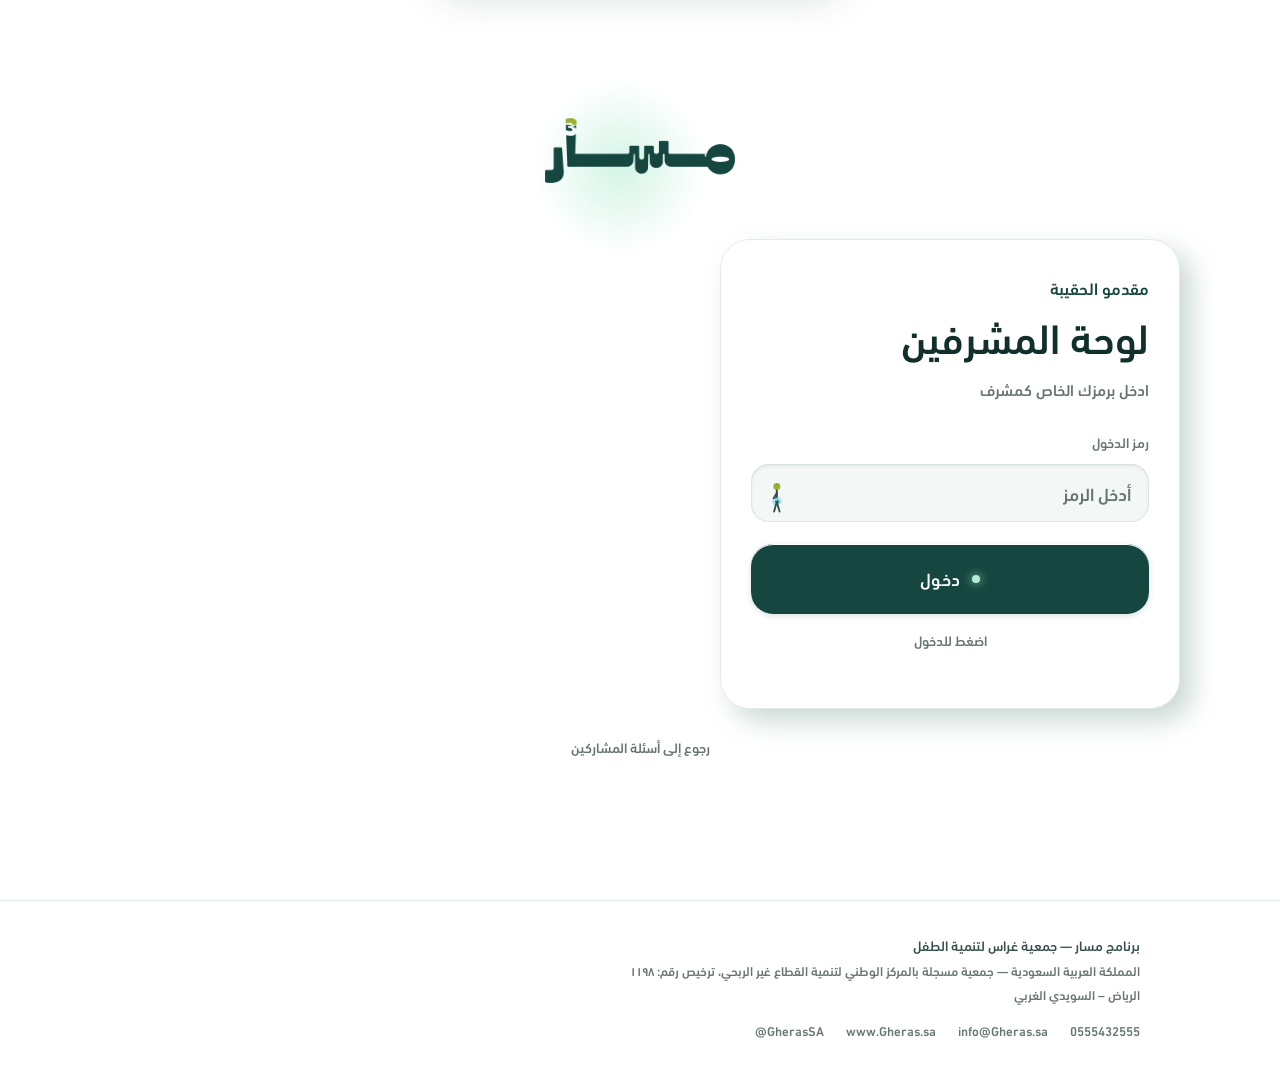
<file: masar/public/admin.html>
<!doctype html>
<html lang="ar" dir="rtl">
<head>
  <meta charset="utf-8">
  <meta name="viewport" content="width=device-width, initial-scale=1, viewport-fit=cover">
  <meta name="theme-color" content="#FFFFFF">
  <meta name="robots" content="noindex, nofollow">
  <meta name="referrer" content="no-referrer">
  <title>مشرفو أسئلة مسار</title>
  <link rel="icon" type="image/png" sizes="32x32" href="assets/favicon-32.png">
  <link rel="icon" type="image/png" sizes="64x64" href="assets/favicon-64.png">
  <link rel="apple-touch-icon" href="assets/apple-touch-icon.png">
  <link rel="preload" href="assets/fonts/din-next-arabic.woff2" as="font" type="font/woff2" crossorigin>
  <script>
    try { var t = localStorage.getItem("masar-theme"); document.documentElement.setAttribute("data-theme", t === "dark" ? "dark" : "light"); } catch (e) { document.documentElement.setAttribute("data-theme", "light"); }
  </script>
  <link rel="stylesheet" href="styles.css?v=20261122">
</head>
<body>

  <header class="topbar" id="topbar" hidden>
    <div class="topbar-inner">
      <a href="./" aria-label="صفحة المشاركين"><img class="topbar-logo logo-color" src="assets/logo.png" alt="مسار"><img class="topbar-logo logo-white" src="assets/logo-white.png" alt="" aria-hidden="true"></a>
      <div class="topbar-title">لوحة المشرفين</div>
      <div class="topbar-end">
        <span class="topbar-role" id="roleChip"></span>
        <a class="topbar-back" href="./#questions"><svg viewBox="0 0 24 24" aria-hidden="true"><path d="m9 6 6 6-6 6"/></svg><span class="lg">أسئلة المشاركين</span><span class="sm">الأسئلة</span></a>
        <button class="topbar-back" id="logoutBtn" type="button">خروج</button>
        <button class="bt" id="themeToggle" type="button" aria-label="الوضع الليلي" aria-pressed="false">
          <svg class="bt-sun" viewBox="0 0 24 24" aria-hidden="true"><circle cx="12" cy="12" r="4.4"/><path d="M12 2.8v2.4M12 18.8v2.4M2.8 12h2.4M18.8 12h2.4M5.5 5.5l1.7 1.7M16.8 16.8l1.7 1.7M5.5 18.5l1.7-1.7M16.8 7.2l1.7-1.7"/></svg>
          <span class="bt-night" aria-hidden="true"><svg class="bt-moon" viewBox="0 0 24 24"><path d="M19 14.5A7.5 7.5 0 0 1 9.5 5a7.5 7.5 0 1 0 9.5 9.5Z"/></svg><i class="s1"></i><i class="s2"></i><i class="s3"></i></span>
          <span class="bt-knob" aria-hidden="true">
            <svg class="bt-book" viewBox="0 0 24 20">
              <path class="bt-paper" d="M12 4.5C14.5 3 18 2.6 21 3.4V16.4C18 15.6 14.5 16 12 17.5Z"/>
              <path class="bt-lines" d="M14.3 7.3c1.6-.7 3.4-.9 4.8-.7M14.3 10.1c1.6-.7 3.4-.9 4.8-.7M14.3 12.9c1.6-.7 3.4-.9 4.8-.7"/>
              <g class="bt-page">
                <g class="bt-front"><path class="bt-paper" d="M12 4.5C9.5 3 6 2.6 3 3.4V16.4C6 15.6 9.5 16 12 17.5Z"/><path class="bt-lines" d="M9.7 7.3c-1.6-.7-3.4-.9-4.8-.7M9.7 10.1c-1.6-.7-3.4-.9-4.8-.7M9.7 12.9c-1.6-.7-3.4-.9-4.8-.7"/></g>
                <path class="bt-cover" d="M12 4.5C9.5 3 6 2.6 3 3.4V16.4C6 15.6 9.5 16 12 17.5Z"/>
              </g>
            </svg>
          </span>
        </button>
      </div>
    </div>
    <div class="progress" aria-hidden="true"><span id="progressFill" style="width:100%"></span></div>
  </header>

  <main id="app">
    <!-- الدخول برمز -->
    <section class="screen stage" id="screenGate">
      <div class="stage-inner">
        <div class="stage-logo">
          <span class="halo" aria-hidden="true"></span>
          <img class="logo-color" src="assets/logo.png" alt="مسار"><img class="logo-white" src="assets/logo-white.png" alt="" aria-hidden="true">
        </div>
        <div class="login-card" id="loginCard">
          <p class="stage-kicker">مقدمو الحقيبة</p>
          <h1 class="stage-title">لوحة المشرفين</h1>
          <p class="stage-sub" id="gateSub">ادخل برمزك الخاص كمشرف</p>
          <form class="gate-form" id="gateForm" autocomplete="off" novalidate>
            <label class="login-label" for="accessCode">رمز الدخول</label>
            <div class="code-well" id="codeWell">
              <input id="accessCode" type="password" placeholder="أدخل الرمز" required>
              <svg class="note-man" id="noteMan" viewBox="0 0 22 30" aria-hidden="true">
                <circle class="head" cx="9" cy="4" r="3.2"/>
                <path d="M9 7.5V18"/>
                <path class="arm-back" d="M9 10 6 15"/>
                <g class="arm-note"><path d="M9 10l5 3.5"/><rect class="notebook" x="13" y="9.5" width="6" height="8" rx="1"/><path class="pen" d="M15 12.5h2.5M15 14.5h2"/></g>
                <path class="leg" d="M9 18 6.5 27"/><path class="leg" d="M9 18l2.5 9"/>
              </svg>
            </div>
            <button type="submit" class="portal-btn" id="portalBtn">
              <span class="btn-label" id="btnLabel"><i class="dot"></i><span id="btnText">دخول</span></span>
              <span class="portal-scene" aria-hidden="true">
                <span class="ground"></span>
                <span class="door"><span class="door-light"></span><span class="door-panel"><i></i></span></span>
                <svg class="walker" id="walker" viewBox="0 0 16 30">
                  <circle class="head" cx="8" cy="4" r="3.2"/>
                  <path d="M8 7.5V18"/><path class="arm arm-a" d="M8 10 5.5 15.5"/><path class="arm arm-b" d="M8 10l2.5 5.5"/>
                  <path class="leg leg-a" d="M8 18 5 27"/><path class="leg leg-b" d="M8 18l3 9"/>
                </svg>
              </span>
            </button>
            <p class="portal-caption" id="portalCaption">اضغط للدخول</p>
            <p class="form-msg" id="gateMsg" role="alert"></p>
          </form>
        </div>
        <a class="admin-link gate-back" href="./#questions">رجوع إلى أسئلة المشاركين</a>
      </div>
    </section>

    <!-- اللوحة -->
    <section class="screen app" id="screenAdmin" hidden>
      <div class="wrap step">
        <div class="step-hero">
          <div>
            <p class="eyebrow" id="admEyebrow">لوحة المشرفين</p>
            <h1 id="admTitle">الأسئلة</h1>
            <p class="lead" id="admLead"></p>
          </div>
          <div class="axis-num" id="admNum" aria-hidden="true"></div>
        </div>

        <div class="tabs" role="tablist" aria-label="أقسام لوحة المشرفين">
          <button class="tab" role="tab" id="tabFresh" aria-selected="true" aria-controls="admHost" data-tab="fresh"><span class="tab-t">أسئلة جديدة<small>بانتظار الرد</small></span><span class="tab-count hot" id="cFresh">٠</span></button>
          <button class="tab" role="tab" id="tabDone" aria-selected="false" aria-controls="admHost" data-tab="done"><span class="tab-t">تم الرد<small>العامة والخاصة</small></span><span class="tab-count" id="cDone">٠</span></button>
        </div>
        <div class="seg type-filter" id="typeFilter" role="radiogroup" aria-label="نوع السؤال">
          <label class="checked"><input type="radio" name="tf" value="" checked>الكل</label>
          <label><input type="radio" name="tf" value="عام">العامة</label>
          <label><input type="radio" name="tf" value="خاص">الخاصة</label>
        </div>
        <div class="actions" style="margin:0 0 14px">
          <p class="hint" id="syncNote"></p>
          <button class="btn btn-ghost btn-sm btn-icon" id="refreshBtn" type="button"><svg viewBox="0 0 24 24" aria-hidden="true"><path d="M20 11a8 8 0 1 0-2.3 5.7M20 4v7h-7"/></svg>تحديث</button>
        </div>
        <div class="list" id="admHost" role="tabpanel" aria-live="polite"></div>
      </div>
    </section>
  </main>

  <!-- نافذة التأكيد -->
  <dialog class="dlg" id="dlg">
    <form method="dialog" class="dlg-in">
      <h3 id="dlgTitle"></h3>
      <p id="dlgText"></p>
      <div class="dlg-q" id="dlgQ"></div>
      <div class="dlg-actions">
        <button class="btn btn-primary btn-sm" value="ok" id="dlgOk">تأكيد</button>
        <button class="btn btn-ghost btn-sm" value="cancel">إلغاء</button>
      </div>
    </form>
  </dialog>

  <!-- مشهد الإرسال: الطالب يرمي حقيبته في الهليكوبتر -->
  <div class="overlay" id="overlay" hidden>
    <div class="courier-wrap" role="status" aria-live="polite">
      <div class="heli-pill" id="heliPill">
        <span class="btn-label"><i class="dot"></i><span>إرسال الرد</span></span>
        <div class="heli-scene" aria-hidden="true">
          <span class="ground"></span>
          <span class="dust"></span>
          <svg class="kid" id="kid" viewBox="0 0 16 30">
            <circle class="head" cx="8" cy="4" r="3.2"/>
            <path d="M8 7.5V18"/>
            <path class="arm arm-r" d="M8 10.5 12 15"/><path class="arm arm-l" d="M8 10.5 4.5 15"/>
            <path class="leg leg-a" d="M8 18 5 27"/><path class="leg leg-b" d="M8 18l3 9"/>
          </svg>
          <span class="bag" id="bag"><i></i></span>
          <div class="heli" id="heli">
            <span class="speed"><i></i><i></i><i></i></span>
            <svg viewBox="0 0 120 64">
              <rect class="rotor" x="20" y="6" width="84" height="3" rx="1.5"/>
              <rect class="mast" x="60" y="8" width="4" height="9" rx="1"/>
              <path class="tail" d="M33 28 5 23.5V30l28 9Z"/>
              <path class="fin" d="M2 15.5 9 17l-1.5 13H2Z"/>
              <g class="trotor"><path d="M7 17v12M1 23h12"/></g>
              <path class="cabin" d="M31 33c0-10 9-17 25-17h14c15 0 24 10 24 21 0 7-6 11-15 11H41c-6 0-10-6-10-15Z"/>
              <path class="window" d="M73 20c9 .5 15.5 7 17 14H73Z"/>
              <rect class="hatch" x="47" y="23" width="16" height="19" rx="3"/>
              <rect class="stripe" x="34" y="41" width="56" height="3" rx="1.5"/>
              <path class="skid" d="M38 57h47c3 0 5-1 6-3M46 48l-2 9M79 48l2 9"/>
            </svg>
          </div>
        </div>
      </div>
      <p class="courier-label" id="overlayText">جار الإرسال…</p>
      <div class="bar" id="courierBar"><span id="overlayBar"></span></div>
    </div>
  </div>

  <!-- إشعار العمليات: الاعتماد والحذف وإرسال الرد -->
  <div class="notif" id="notif" role="status" aria-live="polite">
    <span class="notif-logo"><img src="assets/logo.png" alt="مسار"></span>
    <div class="notif-t"><strong>منصة مسار</strong><span></span></div>
    <time>الآن</time>
  </div>

  <div class="toast" id="toast" role="status" aria-live="polite"></div>

    <footer class="footer" id="footer">
    <div class="footer-inner">
      <div class="footer-text">
        <strong>برنامج مسار — جمعية غراس لتنمية الطفل</strong>
        <span>المملكة العربية السعودية — جمعية مسجلة بالمركز الوطني لتنمية القطاع غير الربحي، ترخيص رقم: ١١٩٨</span>
        <span>الرياض – السويدي الغربي</span>
      </div>
      <div class="footer-links">
        <a href="tel:0555432555" dir="ltr">0555432555</a>
        <a href="mailto:info@Gheras.sa" dir="ltr">info@Gheras.sa</a>
        <a href="https://www.Gheras.sa" target="_blank" rel="noopener noreferrer" dir="ltr">www.Gheras.sa</a>
        <a href="https://x.com/GherasSA" target="_blank" rel="noopener noreferrer" dir="ltr">@GherasSA</a>
      </div>
    </div>
  </footer>

  <script src="config.js?v=20261122"></script>
  <script src="kit.js?v=20261122"></script>
  <script src="fx.js?v=20261122"></script>
  <script src="api.js?v=20261122"></script>
  <script src="admin.js?v=20261122"></script>
</body>
</html>
</file>
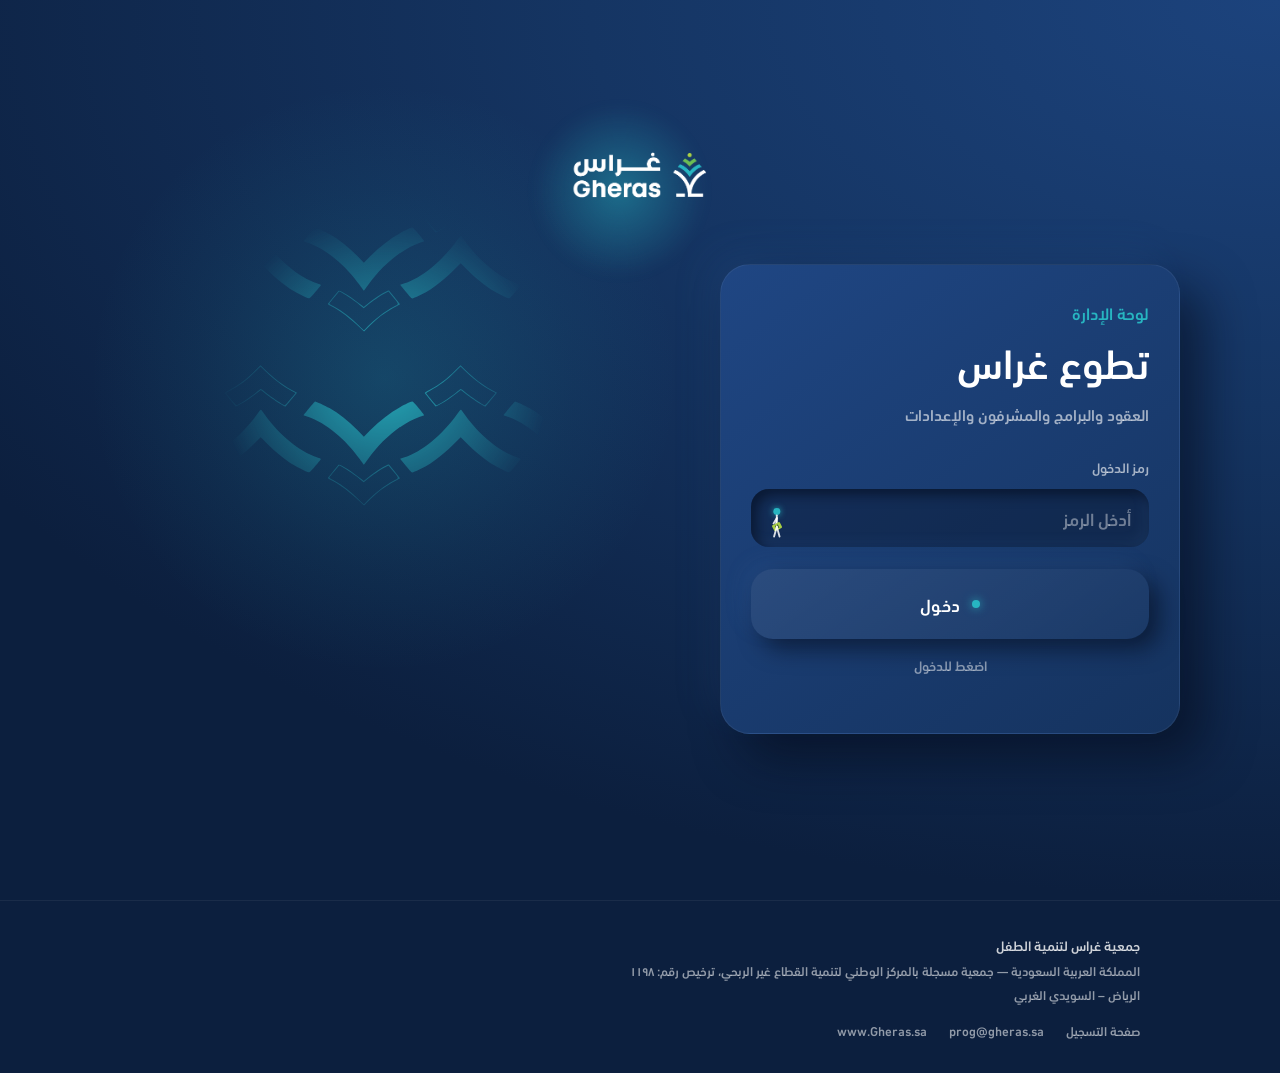
<file: volunteer/public/admin.html>
<!doctype html>
<html lang="ar" dir="rtl">
<head>
  <meta charset="utf-8">
  <meta name="viewport" content="width=device-width, initial-scale=1, viewport-fit=cover">
  <meta name="theme-color" content="#0D2142">
  <meta name="robots" content="noindex, nofollow">
  <meta name="referrer" content="no-referrer">
  <title>إدارة تطوع غراس</title>
  <link rel="icon" type="image/png" sizes="32x32" href="assets/favicon-32.png">
  <link rel="icon" type="image/png" sizes="64x64" href="assets/favicon-64.png">
  <link rel="apple-touch-icon" href="assets/apple-touch-icon.png">
  <link rel="preload" href="assets/fonts/din-next-arabic.woff2" as="font" type="font/woff2" crossorigin>
  <script>
    try { var t = localStorage.getItem("gheras-theme"); if (t === "dark" || t === "light") document.documentElement.setAttribute("data-theme", t); } catch (e) {}
  </script>
  <link rel="stylesheet" href="kit.css?v=20261126b">
  <link rel="stylesheet" href="app.css?v=20261126b">
</head>
<body class="admin stage-mode">

  <header class="topbar" id="topbar" hidden>
    <div class="topbar-inner">
      <img class="topbar-logo logo-color" src="assets/logo.png" alt="غراس"><img class="topbar-logo logo-white" src="assets/logo-white.png" alt="" aria-hidden="true">
      <div class="topbar-mid"><nav class="tabs" id="tabs" role="tablist" aria-label="أقسام اللوحة"></nav></div>
      <div class="topbar-end">
        <button class="tt" id="themeToggle" type="button" aria-label="الوضع الليلي" aria-pressed="false">
          <span class="tt-hole" aria-hidden="true"></span>
          <svg class="tt-man" viewBox="0 0 12 22" aria-hidden="true"><circle cx="6" cy="3.2" r="2.6"/><path class="tt-body" d="M6 6v7.5"/><path class="tt-arm" d="M6 8.5 3 11.5M6 8.5l3 3"/><path class="tt-leg tt-leg-a" d="M6 13.5 3.6 20"/><path class="tt-leg tt-leg-b" d="M6 13.5 8.4 20"/></svg>
          <span class="tt-knob" aria-hidden="true">
            <svg class="tt-sun" viewBox="0 0 24 24"><circle cx="12" cy="12" r="4.6"/><path d="M12 2.5v2.4M12 19.1v2.4M2.5 12h2.4M19.1 12h2.4M5.3 5.3 7 7M17 17l1.7 1.7M5.3 18.7 7 17M17 7l1.7-1.7"/></svg>
            <svg class="tt-moon" viewBox="0 0 24 24"><path d="M20 14.6A8.2 8.2 0 0 1 9.4 4a8.2 8.2 0 1 0 10.6 10.6Z"/></svg>
          </span>
        </button>
      </div>
    </div>
    <div class="progress" aria-hidden="true"><span id="progressFill" style="width:100%"></span></div>
  </header>

  <main id="app">
    <section class="screen stage" id="screenGate">
      <div class="stage-light" aria-hidden="true"></div>
      <div class="stage-inner">
        <div class="stage-logo"><span class="halo" aria-hidden="true"></span><img src="assets/logo-white.png" alt="جمعية غراس لتنمية الطفل"></div>
        <div class="login-card" id="loginCard">
          <p class="stage-kicker">لوحة الإدارة</p>
          <h1 class="stage-title">تطوع غراس</h1>
          <p class="stage-sub" id="gateSub">العقود والبرامج والمشرفون والإعدادات</p>
          <form class="gate-form" id="gateForm" autocomplete="off" novalidate>
            <label class="login-label" for="accessCode">رمز الدخول</label>
            <div class="code-well" id="codeWell">
              <input id="accessCode" type="password" placeholder="أدخل الرمز" required>
              <svg class="note-man" id="noteMan" viewBox="0 0 22 30" aria-hidden="true"><circle class="head" cx="9" cy="4" r="3.2"/><path d="M9 7.5V18"/><path class="arm-back" d="M9 10 6 15"/><g class="arm-note"><path d="M9 10l5 3.5"/><rect class="notebook" x="13" y="9.5" width="6" height="8" rx="1"/><path class="pen" d="M15 12.5h2.5M15 14.5h2"/></g><path class="leg" d="M9 18 6.5 27"/><path class="leg" d="M9 18l2.5 9"/></svg>
            </div>
            <button type="submit" class="portal-btn" id="portalBtn">
              <span class="btn-label" id="btnLabel"><i class="dot"></i><span id="btnText">دخول</span></span>
              <span class="portal-scene" aria-hidden="true">
                <span class="ground"></span>
                <span class="door"><span class="door-light"></span><span class="door-panel"><i></i></span></span>
                <svg class="walker" id="walker" viewBox="0 0 16 30"><circle class="head" cx="8" cy="4" r="3.2"/><path d="M8 7.5V18"/><path class="arm arm-a" d="M8 10 5.5 15.5"/><path class="arm arm-b" d="M8 10l2.5 5.5"/><path class="leg leg-a" d="M8 18 5 27"/><path class="leg leg-b" d="M8 18l3 9"/></svg>
              </span>
            </button>
            <p class="portal-caption" id="portalCaption">اضغط للدخول</p>
            <p class="form-msg" id="gateMsg" role="alert"></p>
          </form>
        </div>
      </div>
    </section>

    <section class="screen steps" id="screenApp" hidden><div id="view"></div></section>
  </main>

  <nav class="dock" id="dock" hidden>
    <div class="dock-inner">
      <button class="btn btn-ghost" id="dockBack" type="button">رجوع</button>
      <div class="dock-count" id="dockCount"></div>
      <button class="btn btn-primary" id="dockSave" type="button">حفظ</button>
    </div>
  </nav>

  <!-- نافذة عامة -->
  <div class="modal" id="modal" hidden role="dialog" aria-modal="true" aria-labelledby="modalTitle">
    <div class="modal-back" data-close></div>
    <div class="modal-box" id="modalBox">
      <div class="modal-head"><h2 id="modalTitle"></h2><span id="modalHeadExtra"></span><button class="x-btn" type="button" data-close aria-label="إغلاق"><svg viewBox="0 0 24 24"><path d="M6 6l12 12M18 6 6 18"/></svg></button></div>
      <div class="modal-body" id="modalBody"></div>
      <div class="action-bar" id="modalActions" hidden></div>
    </div>
  </div>

  <div class="toast" id="toast" role="status" aria-live="polite"></div>

  <footer class="footer" id="footer">
    <div class="footer-inner">
      <div class="footer-text">
        <strong>جمعية غراس لتنمية الطفل</strong>
        <span>المملكة العربية السعودية — جمعية مسجلة بالمركز الوطني لتنمية القطاع غير الربحي، ترخيص رقم: ١١٩٨</span>
        <span>الرياض – السويدي الغربي</span>
      </div>
      <div class="footer-links">
        <a href="index.html">صفحة التسجيل</a>
        <a href="mailto:prog@gheras.sa" dir="ltr">prog@gheras.sa</a>
        <a href="https://www.Gheras.sa" target="_blank" rel="noopener" dir="ltr">www.Gheras.sa</a>
      </div>
    </div>
  </footer>

  <script src="config.js?v=20261126b"></script>
  <script src="kit.js?v=20261126b"></script>
  <script src="api.js?v=20261126b"></script>
  <script src="admin.js?v=20261126b"></script>
</body>
</html>
</file>
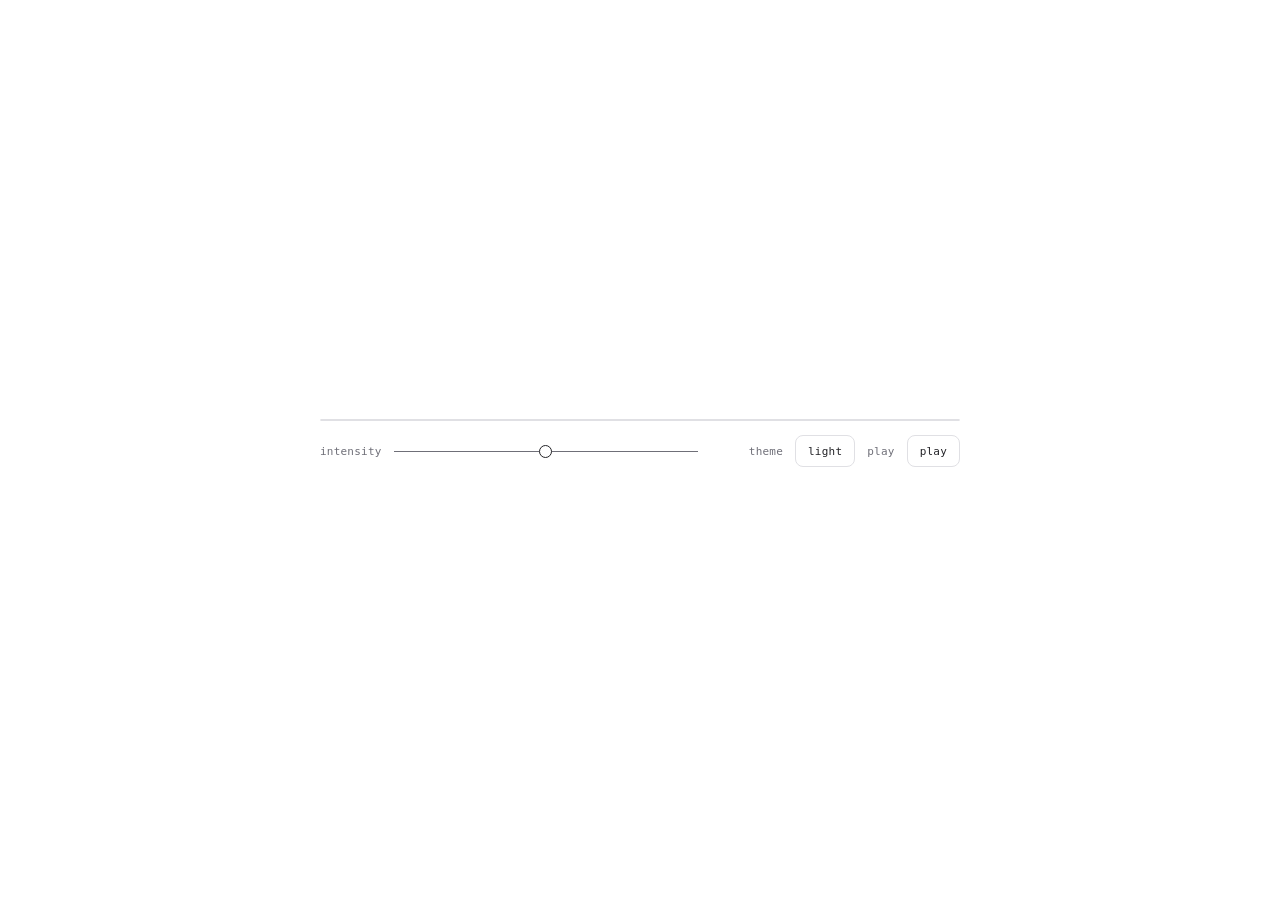
<file: .claude/skills/hairline-create/bench.html>
<!doctype html>
<html lang="en">
<head>
<meta charset="utf-8">
<meta name="viewport" content="width=device-width, initial-scale=1">
<title>Hairline figure</title>
<link rel="icon" href="data:,">
<style>
  :root { color-scheme: light; --ground: #ffffff; --ink: #232327; --muted: #6f6f78; --line: #e0e0e4; }
  @media (prefers-color-scheme: dark) {
    :root:not([data-theme="light"]) { color-scheme: dark; --ground: #08090a; --ink: #d0d6e0; --muted: #8a8c95; --line: #29292d; }
  }
  :root[data-theme="dark"] { color-scheme: dark; --ground: #08090a; --ink: #d0d6e0; --muted: #8a8c95; --line: #29292d; }
  :root[data-theme="light"] { color-scheme: light; }
  * { box-sizing: border-box; }
  body {
    margin: 0; min-height: 100vh; display: grid; place-items: center; padding: 24px 16px;
    background: var(--ground); color: var(--ink);
    font: 13px/1.5 ui-sans-serif, system-ui, -apple-system, "Segoe UI", sans-serif; -webkit-font-smoothing: antialiased;
  }
  main { width: 100%; max-width: 640px; }
  .plate { position: relative; border: 1px solid var(--line); border-radius: 14px; overflow: hidden; }
  .tag, .label, output, button { font: 11px/1 ui-monospace, SFMono-Regular, Menlo, Consolas, monospace; letter-spacing: 0.02em; }
  .tag { position: absolute; top: 12px; z-index: 1; color: var(--muted); pointer-events: none; }
  #name { left: 14px; }
  #read { right: 14px; color: var(--ink); font-variant-numeric: tabular-nums; }
  .controls { display: flex; flex-wrap: wrap; align-items: center; gap: 4px 12px; margin-top: 14px; }
  .label { color: var(--muted); }
  input[type="range"] {
    flex: 1 1 96px; min-width: 0; height: 32px; margin: 0; background: transparent; cursor: pointer;
    -webkit-appearance: none; appearance: none;
  }
  input[type="range"]::-webkit-slider-runnable-track { height: 1px; background: var(--muted); }
  input[type="range"]::-webkit-slider-thumb {
    -webkit-appearance: none; width: 13px; height: 13px; margin-top: -6px; border-radius: 50%;
    border: 1px solid var(--ink); background: var(--ground);
  }
  input[type="range"]::-moz-range-track { height: 1px; background: var(--muted); }
  input[type="range"]::-moz-range-thumb { width: 11px; height: 11px; border-radius: 50%; border: 1px solid var(--ink); background: var(--ground); }
  input[type="range"]:focus-visible, button:focus-visible { outline: 1.5px solid var(--ink); outline-offset: 2px; }
  output { min-width: 4ch; text-align: right; font-variant-numeric: tabular-nums; }
  button {
    height: 32px; padding: 0 12px; border: 1px solid var(--line); border-radius: 8px;
    background: transparent; color: var(--ink); cursor: pointer;
  }
  #play[aria-pressed="true"] { background: var(--ink); color: var(--ground); border-color: var(--ink); }
  #means { margin: 14px 0 0; text-wrap: pretty; }
  #rules { margin: 6px 0 0; line-height: 1.6; }
  #error { margin: 12px 0 0; padding-left: 10px; border-left: 1px solid var(--ink); }
</style>
</head>
<body>
<main>
  <div class="plate">
    <span class="tag" id="name"></span>
    <span class="tag" id="read"></span>
    <div id="stage"></div>
  </div>
  <div class="controls">
    <label class="label" for="intensity">intensity</label>
    <input id="intensity" type="range" min="0" max="1" step="0.01" value="0.5">
    <output id="value" for="intensity"></output>
    <span class="label">theme</span>
    <button id="theme" type="button" aria-label="Switch between the light and the dark theme"></button>
    <span class="label">play</span>
    <button id="play" type="button" aria-pressed="false">play</button>
  </div>
  <p id="means"></p>
  <p id="rules" class="label"></p>
  <p id="error" role="alert" hidden></p>
</main>
<script id="hl-kernel">/*KERNEL*/</script>
<script id="hl-bench">
/*
 * The bench: the page a figure is shown on. It makes the host and the svg the
 * way the package's mount does, hands them to the figure, and owns everything
 * around it: the read-out, the slider, the theme, the line under the stage.
 */
(() => {
  const RULES = ["hit", "order", "reach", "accent", "rest", "honesty", "cost", "clock", "radius", "quiet"];
  const $ = (id) => document.getElementById(id);
  const root = document.documentElement, params = new URLSearchParams(location.search);

  /* the theme: the system's until the switch is pressed, then the switch's */
  const dark = () => (root.dataset.theme ? root.dataset.theme === "dark" : matchMedia("(prefers-color-scheme: dark)").matches);
  const label = () => { $("theme").textContent = dark() ? "dark" : "light"; };
  $("theme").addEventListener("click", () => { root.dataset.theme = dark() ? "light" : "dark"; label(); });
  /* ?theme=light or ?theme=dark wins over the system's, as pressing the switch does */
  if (["light", "dark"].includes(params.get("theme"))) root.dataset.theme = params.get("theme");
  label();

  /* ?intensity=0 sets the slider before the figure mounts, for a look at either end */
  const i = (params.get("intensity") || "").trim();
  if (i && Number.isFinite(Number(i))) $("intensity").value = String(Math.min(1, Math.max(0, Number(i))));

  /* ?w=240 narrows the page, for a look at the size of a thumbnail */
  const w = Number(params.get("w"));
  if (w > 0) document.querySelector("main").style.maxWidth = w + "px";

  /* a figure that fails says so under the stage, instead of leaving an empty plate */
  addEventListener("error", (e) => {
    $("error").hidden = false;
    $("error").textContent = String((e.error && e.error.message) || e.message);
  });

  let mounted = false;
  window.hairline = (figure) => {
    if (mounted) throw new Error("hairline: one figure per page.");
    mounted = true;
    const stage = $("stage"), slider = $("intensity");

    /* intensity to the figure's own number: two straight lines that meet at 0.5, as in the package */
    const [lo, mid, hi] = figure.range;
    const at = (i) => Math.round((i <= 0.5 ? lo + (i / 0.5) * (mid - lo) : mid + ((i - 0.5) / 0.5) * (hi - mid)) * 1000) / 1000;

    HL.inject(document);
    stage.setAttribute("data-hairline", figure.name);
    stage.setAttribute("role", "img");
    stage.setAttribute("aria-label", figure.means);
    const svg = HL.mk("svg", { viewBox: "0 0 400 320", "aria-hidden": "true" }, stage);

    let text = null;
    const read = {
      get textContent() { return text; },
      set textContent(value) { text = value == null ? "" : String(value); $("read").textContent = text; },
    };

    document.title = "Hairline · " + figure.name;
    $("name").textContent = figure.name;
    $("means").textContent = figure.means;
    $("rules").textContent = figure.rules.map((n) => String(n).padStart(2, "0") + " " + RULES[n - 1]).join(" · ");
    const show = () => { $("value").textContent = String(at(Number(slider.value))); };
    show();

    const handle = figure.mount({ stage, svg, read }, at(Number(slider.value)));
    if (text === null) read.textContent = "rest";
    slider.addEventListener("input", () => { show(); handle.set(at(Number(slider.value))); });
    window.hairline.figure = handle;

    /* play: an unseen pointer walks the figure's tour (or HL.LAP) until a hand arrives; ?play=1 starts it on load */
    const play = $("play");
    window.hairline.playing = null;
    play.addEventListener("click", () => {
      const was = play.getAttribute("aria-pressed") === "true";
      if (was) { window.hairline.playing.stop(); window.hairline.playing = null; }
      else window.hairline.playing = HL.tour(stage, figure.tour || HL.LAP, (i) => { if (window.hairline.onStop) window.hairline.onStop(i); });
      play.setAttribute("aria-pressed", String(!was));
    });
    if (params.get("play") === "1") play.click();

    /* ?at=200,160 holds the pointer at a viewBox point, for a picture of the answer without a mouse */
    const p = (params.get("at") || "").split(",").map(Number);
    if (p.length === 2 && p.every(Number.isFinite)) {
      const r = stage.getBoundingClientRect();
      stage.dispatchEvent(new PointerEvent("pointermove", {
        pointerType: "mouse", pointerId: 1, bubbles: true,
        clientX: r.left + (p[0] / 400) * r.width, clientY: r.top + (p[1] / 320) * r.height,
      }));
    }
  };
})();
</script>
<script type="module" id="hl-figure">/*FIGURE*/</script>
</body>
</html>
</file>
<file: public/styles.css>
/* نموذج تقييم البرامج القائمة — غراس
   الألوان الرسمية فقط: كحلي #1C437D، فيروزي #27B5C1، أخضر #6CBD53، ليموني #A9CF45، رمادي #6F6F6E */

@font-face {
  font-family: "Gheras";
  src: url("assets/fonts/din-next-arabic.woff2") format("woff2");
  font-weight: 100 900;
  font-display: swap;
}

/* ——— الوضع النهاري ——— */
:root {
  --navy: #1C437D;
  --teal: #27B5C1;
  --green: #6CBD53;
  --lime: #A9CF45;
  --gray: #6F6F6E;
  --stage-a: #1C437D;
  --stage-b: #0C1F3E;

  --bg: #EEF1F6;
  --surface: #FFFFFF;
  --well: #F4F6FA;
  --field: #F7F9FC;
  --ink: #14213A;
  --ink-2: #3A4559;
  --muted: #6F6F6E;
  --line: #D5DCE7;
  --line-soft: #E6EAF1;
  --accent: #1C437D;
  --accent-ink: #FFFFFF;
  --sel-bg: #EDF2FA;
  --chip: #E8EEF7;
  --danger: #C4332B;
  --danger-bg: #FBEDEC;
  --ok: #6CBD53;
  --raise: 0 1px 2px rgba(20, 33, 58, .05), 0 12px 30px rgba(20, 33, 58, .07);
  --inset: inset 0 2px 4px rgba(20, 33, 58, .07);
  --knob: 0 2px 6px rgba(20, 33, 58, .14), inset 0 1px 0 #FFFFFF;
  --glow: 0 0 0 4px rgba(28, 67, 125, .14);
  --neu-out: 12px 12px 26px rgba(150, 165, 190, .45), -12px -12px 26px rgba(255, 255, 255, .95);
  --tt-track: #DCE3EE;
  --tt-knob: #FFFFFF;
  --tt-man: #14213A;
  --pattern: url("assets/pattern-navy.svg");

  --radius-xl: 26px;
  --radius-lg: 18px;
  --radius-md: 14px;
  --ease: cubic-bezier(.25, .1, .25, 1);
  --ease-out: cubic-bezier(.16, 1, .3, 1);
  --gutter: max(16px, min(4vw, 40px));
  --dock-h: 76px;
  color-scheme: light;
}

/* ——— الوضع الليلي (يتبع النظام ما لم يختر المستخدم) ——— */
@media (prefers-color-scheme: dark) {
  :root:not([data-theme="light"]) {
    --bg: #0B1424;
    --surface: #121E33;
    --well: #0F192B;
    --field: #0C1526;
    --ink: #EEF2F8;
    --ink-2: #C5CEDC;
    --muted: #8D97A8;
    --line: #26354F;
    --line-soft: #1B2840;
    --accent: #27B5C1;
    --accent-ink: #0B1424;
    --sel-bg: #10284A;
    --chip: #17304F;
    --danger: #F0675E;
    --danger-bg: #2A1517;
    --raise: inset 0 1px 0 rgba(255, 255, 255, .03), 0 16px 36px rgba(0, 0, 0, .45);
    --inset: inset 0 2px 6px rgba(0, 0, 0, .55);
    --knob: 0 4px 10px rgba(0, 0, 0, .5), inset 0 1px 0 rgba(255, 255, 255, .06);
    --glow: 0 0 0 4px rgba(39, 181, 193, .16), 0 0 22px rgba(39, 181, 193, .35);
    --neu-out: 12px 12px 26px rgba(0, 0, 0, .5), -10px -10px 22px rgba(255, 255, 255, .035);
    --tt-track: #0E1726;
    --tt-knob: #1A2840;
    --tt-man: #EEF2F8;
    --pattern: url("assets/pattern-teal.svg");
    color-scheme: dark;
  }
}
:root[data-theme="dark"] {
  --bg: #0B1424;
  --surface: #121E33;
  --well: #0F192B;
  --field: #0C1526;
  --ink: #EEF2F8;
  --ink-2: #C5CEDC;
  --muted: #8D97A8;
  --line: #26354F;
  --line-soft: #1B2840;
  --accent: #27B5C1;
  --accent-ink: #0B1424;
  --sel-bg: #10284A;
  --chip: #17304F;
  --danger: #F0675E;
  --danger-bg: #2A1517;
  --raise: inset 0 1px 0 rgba(255, 255, 255, .03), 0 16px 36px rgba(0, 0, 0, .45);
  --inset: inset 0 2px 6px rgba(0, 0, 0, .55);
  --knob: 0 4px 10px rgba(0, 0, 0, .5), inset 0 1px 0 rgba(255, 255, 255, .06);
  --glow: 0 0 0 4px rgba(39, 181, 193, .16), 0 0 22px rgba(39, 181, 193, .35);
  --neu-out: 12px 12px 26px rgba(0, 0, 0, .5), -10px -10px 22px rgba(255, 255, 255, .035);
  --tt-track: #0E1726;
  --tt-knob: #1A2840;
  --tt-man: #EEF2F8;
  --pattern: url("assets/pattern-teal.svg");
  color-scheme: dark;
}

/* الشعار المناسب لكل وضع */
.logo-white { display: none; }
:root[data-theme="dark"] .logo-white { display: block; }
:root[data-theme="dark"] .logo-color { display: none; }
@media (prefers-color-scheme: dark) {
  :root:not([data-theme="light"]) .logo-white { display: block; }
  :root:not([data-theme="light"]) .logo-color { display: none; }
}

* { box-sizing: border-box; }
html { -webkit-text-size-adjust: 100%; }
body {
  margin: 0;
  font-family: "Gheras", "Segoe UI", Tahoma, system-ui, sans-serif;
  font-weight: 500;
  font-synthesis: none;
  color: var(--ink);
  background: var(--bg);
  line-height: 1.7;
  -webkit-font-smoothing: antialiased;
  transition: background-color .5s var(--ease), color .5s var(--ease);
}
img { max-width: 100%; display: block; }
button, input, textarea { font: inherit; color: inherit; }
[hidden] { display: none !important; }
.sr-only { position: absolute; width: 1px; height: 1px; overflow: hidden; clip: rect(0 0 0 0); white-space: nowrap; }
:focus-visible { outline: 3px solid var(--teal); outline-offset: 3px; border-radius: 10px; }

/* ——— الأزرار ——— */
.btn {
  border: 0; cursor: pointer; border-radius: 980px;
  padding: 12px 26px; font-size: 17px; min-height: 48px;
  transition: background-color .25s var(--ease), color .25s, transform .15s var(--ease), box-shadow .25s, opacity .2s;
}
.btn:active { transform: scale(.97); }
.btn:disabled { opacity: .4; cursor: default; }
.btn-primary { background: var(--accent); color: var(--accent-ink); box-shadow: var(--knob); }
.btn-primary:hover { box-shadow: var(--glow); }
.btn-ghost { background: transparent; color: var(--accent); }
.btn-ghost:hover { background: var(--well); }

/* ——— المسرح: الدخول والخاتمة ——— */
.stage {
  --mx: 50%; --my: 32%;
  position: relative; overflow: hidden; isolation: isolate;
  min-height: 100svh;
  display: grid; align-items: center; justify-items: center; text-align: start;
  padding: 72px var(--gutter) 96px;
  color: #FFFFFF;
  background: radial-gradient(120% 100% at 100% 0%, var(--stage-a) 0%, #153563 45%, var(--stage-b) 100%);
}
.stage::before { /* الإضاءة التي تتبع المؤشر */
  content: ""; position: absolute; inset: 0; z-index: -1; pointer-events: none;
  background: radial-gradient(circle 420px at var(--mx) var(--my), rgba(39, 181, 193, .20), rgba(39, 181, 193, .06) 45%, transparent 70%);
}
.stage-light { /* الباترن لا يظهر إلا داخل الإضاءة */
  position: absolute; inset: 0; z-index: -1; pointer-events: none;
  background-image: url("assets/pattern-teal.svg");
  background-size: 200px auto;
  background-repeat: repeat;
  -webkit-mask-image: radial-gradient(circle 230px at var(--mx) var(--my), #000 0%, rgba(0, 0, 0, .45) 38%, transparent 72%);
  mask-image: radial-gradient(circle 230px at var(--mx) var(--my), #000 0%, rgba(0, 0, 0, .45) 38%, transparent 72%);
  opacity: .9;
}
.stage-inner { position: relative; width: min(1080px, 100%); display: grid; justify-items: start; animation: rise .9s var(--ease-out) both; }
.stage-inner > * { max-width: 460px; }
@keyframes rise { from { opacity: 0; transform: translateY(18px); } to { opacity: 1; transform: none; } }
.stage-logo { position: relative; width: 150px; margin: 0 0 56px; justify-self: center; }
.stage-logo img { position: relative; width: 100%; }
.halo {
  position: absolute; width: 180px; height: 180px; border-radius: 50%;
  top: 50%; inset-inline-start: 50%; margin: -90px -90px 0 0;
  background: radial-gradient(circle, rgba(39, 181, 193, .45), rgba(39, 181, 193, 0) 68%);
  filter: blur(6px);
  transform: translate(var(--hx, 0px), var(--hy, 0px));
  transition: transform .2s linear;
}
.stage-kicker {
  margin: 0 0 6px; font-size: clamp(15px, 1.7vw, 17px); color: var(--teal);
}
.stage-title { font-size: clamp(36px, 5vw, 52px); line-height: 1.25; margin: 0 0 14px; font-weight: 500; color: #FFFFFF; }
.stage-sub { margin: 0; max-width: 34ch; font-size: clamp(14px, 1.6vw, 16px); line-height: 1.8; color: rgba(255, 255, 255, .6); }
/* بطاقة الدخول (نيومورفيزم كحلي) */
.login-card {
  position: relative; width: min(460px, 100%);
  padding: 34px 30px 26px; border-radius: 30px;
  background: linear-gradient(145deg, #1F4683, #15335F);
  border: 1px solid rgba(255, 255, 255, .06);
  box-shadow: 24px 24px 48px rgba(3, 10, 24, .55), -14px -14px 36px rgba(70, 120, 190, .10);
  transition: transform .5s var(--ease-out), opacity .45s var(--ease);
}
.login-card.card-hide { transform: scale(.92) translateY(20px); opacity: 0; pointer-events: none; }
.login-card .stage-title { font-size: clamp(30px, 4.2vw, 42px); }
.login-card.shake { animation: shake .45s; }
@keyframes shake { 20%, 60% { transform: translateX(-8px); } 40%, 80% { transform: translateX(8px); } }
.gate-form { margin: 26px 0 0; }
.login-label { display: block; font-size: 14px; color: rgba(255, 255, 255, .62); margin: 0 0 10px; }
.code-well {
  position: relative; height: 58px; border-radius: 18px;
  background: rgba(5, 14, 30, .35);
  box-shadow: inset 6px 6px 12px rgba(3, 10, 24, .55), inset -5px -5px 12px rgba(80, 130, 200, .10);
  transition: box-shadow .3s;
}
.code-well:focus-within { box-shadow: inset 6px 6px 12px rgba(3, 10, 24, .55), inset -5px -5px 12px rgba(80, 130, 200, .10), 0 0 0 2px rgba(39, 181, 193, .45); }
.code-well input {
  width: 100%; height: 100%; border: 0; outline: 0; background: transparent; color: #FFFFFF;
  font-size: 18px; padding-block: 0; padding-right: 18px; padding-left: 54px; text-align: start; letter-spacing: .12em;
}
.code-well input::placeholder { color: rgba(255, 255, 255, .4); letter-spacing: 0; }

/* الرجل والدفتر داخل الخانة */
.note-man {
  position: absolute; left: 16px; bottom: 7px; width: 24px; height: 33px; overflow: visible;
  fill: none; stroke: rgba(255, 255, 255, .85); stroke-width: 1.7; stroke-linecap: round; stroke-linejoin: round;
  pointer-events: none;
}
.note-man .head, .walker .head, .sender .head, .rider .head { fill: var(--teal); stroke: none; filter: drop-shadow(0 0 3px rgba(39, 181, 193, .9)); }
.note-man .arm-note { transform-origin: 9px 10px; transform: rotate(62deg); transition: transform .45s cubic-bezier(.34, 1.56, .64, 1); }
.note-man .notebook { fill: var(--lime); stroke: none; }
.note-man .pen { stroke: #0C1F3E; stroke-width: 1; opacity: .7; }
.note-man .head { transition: transform .4s var(--ease-out); transform-origin: 9px 4px; }
.code-well:focus-within .note-man .arm-note { transform: rotate(0deg); }
.code-well:focus-within .note-man .head { transform: translate(1px, .5px); }
.note-man.write .arm-note { animation: scribble .26s ease-in-out; }
.note-man.write .pen { animation: penline .26s steps(2) ; }
@keyframes scribble { 0% { transform: rotate(0); } 40% { transform: rotate(-7deg) translateY(-.6px); } 100% { transform: rotate(0); } }
@keyframes penline { 50% { opacity: .2; } }
.login-card.shake .note-man .head { animation: nope .45s; }
@keyframes nope { 25%, 75% { transform: translateX(-1.2px); } 50% { transform: translateX(1.2px); } }

/* زر البوابة */
.portal-btn {
  position: relative; display: block; width: 100%; height: 70px; margin: 22px 0 0; padding: 0;
  border: 0; border-radius: 22px; cursor: pointer; overflow: hidden; color: #FFFFFF;
  background: linear-gradient(145deg, rgba(255, 255, 255, .07), rgba(255, 255, 255, .02));
  box-shadow: 10px 10px 22px rgba(3, 10, 24, .55), -8px -8px 20px rgba(70, 120, 190, .12);
  transition: box-shadow .3s, transform .15s;
}
.portal-btn:hover { box-shadow: 10px 10px 22px rgba(3, 10, 24, .55), -8px -8px 20px rgba(70, 120, 190, .12), 0 0 0 1px rgba(39, 181, 193, .35); }
.portal-btn:active { transform: scale(.99); }
.portal-btn.playing { cursor: default; box-shadow: inset 6px 6px 14px rgba(3, 10, 24, .5), inset -5px -5px 12px rgba(80, 130, 200, .10); }
.btn-label { position: absolute; inset: 0; display: flex; align-items: center; justify-content: center; gap: 12px; font-size: 18px; letter-spacing: .02em; transition: opacity .25s, transform .3s; }
.btn-label .dot { width: 8px; height: 8px; border-radius: 50%; background: var(--teal); box-shadow: 0 0 10px rgba(39, 181, 193, .9); }
.playing .btn-label { opacity: 0; transform: translateY(-6px); }
.portal-scene { position: absolute; inset: 0; direction: ltr; opacity: 0; transition: opacity .3s .1s; }
.playing .portal-scene { opacity: 1; }
.portal-scene .ground { position: absolute; left: 12%; right: 12%; bottom: 15px; height: 1.5px; background: rgba(255, 255, 255, .22); border-radius: 2px; }
.door { position: absolute; left: 50%; bottom: 15px; width: 28px; height: 44px; margin-left: -14px; border: 2px solid rgba(255, 255, 255, .6); border-bottom: 0; border-radius: 4px 4px 0 0; }
.door-light { position: absolute; inset: 0; background: radial-gradient(ellipse at 50% 60%, #8FE6EE, var(--teal) 55%, rgba(39, 181, 193, .2)); opacity: 0; transition: opacity .35s; }
.door-panel { position: absolute; inset: 0; background: #2A5592; transform-origin: left center; transition: transform .45s var(--ease-out); }
.door-panel i { position: absolute; right: 4px; top: 50%; width: 3px; height: 3px; border-radius: 50%; background: var(--teal); }
.door.open .door-light { opacity: 1; }
.door.open { box-shadow: 0 0 22px rgba(39, 181, 193, .55); }
.door.open .door-panel { transform: scaleX(.16); }
.walker {
  position: absolute; bottom: 15px; left: 16%; width: 19px; height: 36px; overflow: visible;
  fill: none; stroke: rgba(255, 255, 255, .92); stroke-width: 1.9; stroke-linecap: round; stroke-linejoin: round;
  transition: left 1.15s linear, transform .4s var(--ease), opacity .4s;
}
.walker .leg, .sender .leg { transform-origin: 8px 18px; }
.walker .arm { transform-origin: 8px 10px; }
.walker.walking .arm-a { animation: legA .3s ease-in-out infinite alternate-reverse; }
.walker.walking .arm-b { animation: legA .3s ease-in-out infinite alternate; }
.walker.walking .leg-a, .sender.walking .leg-a { animation: legA .3s ease-in-out infinite alternate; }
.walker.walking .leg-b, .sender.walking .leg-b { animation: legA .3s ease-in-out infinite alternate-reverse; }
.walker.at-door { left: calc(50% - 30px); }
.walker.enter { left: calc(50% - 9px); transform: scale(.7); opacity: 0; transition: left .45s linear, transform .45s .1s, opacity .35s .15s; }
.walker.bump { left: calc(50% - 36px); transition: left .15s ease-out; }
.walker.back { left: 16%; transform: scaleX(-1); transition: left .9s linear; }
.portal-caption { text-align: center; font-size: 14px; color: rgba(255, 255, 255, .5); margin: 14px 0 0; transition: opacity .2s; }
.portal-caption.hide { opacity: 0; }
.form-msg { min-height: 24px; margin: 6px 0 0; font-size: 15px; color: #FFB4AE; text-align: center; }
.done-mark { width: 84px; height: 84px; margin: 0 0 30px; }
.done-mark circle { stroke: var(--teal); stroke-dasharray: 340; stroke-dashoffset: 340; animation: draw 1s var(--ease-out) forwards; }
.done-mark path { stroke: var(--green); stroke-dasharray: 80; stroke-dashoffset: 80; animation: draw .6s .7s var(--ease-out) forwards; }
@keyframes draw { to { stroke-dashoffset: 0; } }
.ref { color: rgba(255, 255, 255, .6); font-size: 15px; margin: 18px 0 28px; }
.ref bdi { color: #FFFFFF; letter-spacing: .04em; }
.btn-onstage { background: transparent; color: #FFFFFF; box-shadow: inset 0 0 0 1.5px rgba(255, 255, 255, .45); }
.btn-onstage:hover { box-shadow: inset 0 0 0 1.5px var(--teal), 0 0 24px rgba(39, 181, 193, .3); }

/* ——— الشريط العلوي ——— */
.topbar {
  position: sticky; top: env(safe-area-inset-top, 0px); z-index: 40;
  background: var(--surface);
  border-bottom: 1px solid var(--line-soft);
  transition: background-color .5s var(--ease), border-color .5s;
}
body::before { content: ""; position: fixed; inset: 0 0 auto; height: env(safe-area-inset-top, 0px); z-index: 41; background: var(--surface); }
.topbar-inner {
  max-width: 1080px; margin: 0 auto; height: 60px;
  padding-left: max(var(--gutter), env(safe-area-inset-left, 0px));
  padding-right: max(var(--gutter), env(safe-area-inset-right, 0px));
  display: grid; grid-template-columns: auto 1fr auto; align-items: center; gap: 16px;
}
.topbar-logo { height: 30px; width: auto; }
.topbar-title { font-size: 15px; color: var(--ink-2); text-align: center; white-space: nowrap; overflow: hidden; text-overflow: ellipsis; min-width: 0; }
.topbar-end { display: flex; align-items: center; gap: 12px; }
.topbar-save { font-size: 13px; color: var(--muted); transition: opacity .4s; opacity: 0; }
.progress { height: 3px; background: var(--line-soft); overflow: hidden; }
.progress span { display: block; height: 100%; width: 0; background: var(--accent); transition: width .6s var(--ease-out); }

/* ——— زر الوضع الليلي والنهاري ——— */
.tt {
  position: relative; flex: none; width: 86px; height: 40px; padding: 0;
  border: 0; border-radius: 980px; cursor: pointer; overflow: hidden; direction: ltr;
  background: var(--tt-track);
  box-shadow: inset 0 2px 6px rgba(0, 0, 0, .22), inset 0 -1px 0 rgba(255, 255, 255, .05);
  transition: background-color .5s var(--ease);
}
.tt-knob {
  position: absolute; top: 5px; left: 5px; width: 30px; height: 30px; border-radius: 50%;
  background: var(--tt-knob); box-shadow: var(--knob);
  display: grid; place-items: center;
  transition: transform .5s cubic-bezier(.5, 0, .2, 1.2), background-color .5s, box-shadow .5s;
}
.tt-knob svg { position: absolute; width: 18px; height: 18px; transition: opacity .35s, transform .5s var(--ease-out); }
.tt-sun { fill: none; stroke: var(--lime); stroke-width: 2; stroke-linecap: round; }
.tt-sun circle { fill: var(--lime); }
.tt-moon { fill: var(--teal); filter: drop-shadow(0 0 4px rgba(39, 181, 193, .7)); }
.tt-hole {
  position: absolute; right: 9px; bottom: 9px; width: 20px; height: 6px; border-radius: 50%;
  background: radial-gradient(ellipse at 50% 40%, #000 55%, #0A1220 100%);
  box-shadow: 0 1px 0 rgba(39, 181, 193, .35);
  transition: opacity .3s;
}
.tt-man {
  position: absolute; left: 44px; bottom: 9px; width: 10px; height: 19px; overflow: visible;
  fill: var(--tt-man); stroke: var(--tt-man); stroke-width: 1.8; stroke-linecap: round;
  transform-origin: 50% 100%;
  transition: transform .7s linear, opacity .25s;
}
.tt-man path { fill: none; }
.tt-leg { transform-origin: 6px 13.5px; }
/* الحالات: الليل = القمر يسارا والرجل واقف؛ النهار = الشمس يمينا والرجل داخل الحفرة */
.tt[data-state="dark"] .tt-sun { opacity: 0; transform: rotate(-90deg) scale(.5); }
.tt[data-state="dark"] .tt-moon { opacity: 1; }
.tt[data-state="light"] .tt-knob { transform: translateX(46px); }
.tt[data-state="light"] .tt-moon { opacity: 0; transform: rotate(60deg) scale(.5); }
.tt[data-state="light"] .tt-sun { opacity: 1; }
.tt[data-state="light"] .tt-man { transform: translate(22px, 2px) scale(.6, .05); opacity: 0; }
.tt[data-state="light"] .tt-hole { opacity: 0; }
.tt .tt-man.walk { transform: translateX(22px); }
.tt .tt-man.walk .tt-leg-a, .tt .tt-man.back .tt-leg-a { animation: legA .28s ease-in-out infinite alternate; }
.tt .tt-man.walk .tt-leg-b, .tt .tt-man.back .tt-leg-b { animation: legA .28s ease-in-out infinite alternate-reverse; }
.tt .tt-man.sink { transform: translate(22px, 2px) scale(.6, .05); opacity: 0; transition: transform .3s ease-in, opacity .3s ease-in; }
.tt .tt-man.pop { transform: translateX(22px); opacity: 1; transition: transform .25s var(--ease-out), opacity .15s; }
.tt .tt-man.back { transform: translateX(0); }
@keyframes legA { from { transform: rotate(-18deg); } to { transform: rotate(18deg); } }

/* ——— الخطوات ——— */
.steps { padding-bottom: calc(var(--dock-h) + 60px); }
.step { animation: stepIn .55s var(--ease-out); }
@keyframes stepIn { from { opacity: 0; transform: translateY(14px); } to { opacity: 1; transform: none; } }
.wrap {
  max-width: 900px; margin: 0 auto;
  padding-left: max(var(--gutter), env(safe-area-inset-left, 0px));
  padding-right: max(var(--gutter), env(safe-area-inset-right, 0px));
}
.step-hero { padding-block: clamp(44px, 7vw, 84px) 22px; display: grid; grid-template-columns: 1fr auto; align-items: end; gap: 20px; }
.eyebrow { color: var(--accent); font-size: 15px; margin: 0 0 6px; }
.step-hero h1 { font-size: clamp(32px, 5.6vw, 58px); line-height: 1.18; margin: 0 0 10px; font-weight: 500; text-wrap: balance; }
.step-hero p.lead { font-size: clamp(17px, 2vw, 20px); color: var(--muted); margin: 0; }
.axis-num { font-size: clamp(84px, 12vw, 140px); line-height: .82; color: var(--accent); user-select: none; }
.band {
  height: 46px; margin: 6px 0 30px;
  background-image: var(--pattern); background-repeat: repeat-x; background-size: auto 46px; background-position: right center;
}

/* خريطة أسئلة المحور */
.qmap { display: flex; flex-wrap: wrap; gap: 8px; margin-top: 18px; }
.qmap button {
  width: 30px; height: 30px; border-radius: 50%; border: 0; cursor: pointer; padding: 0;
  background: var(--well); color: var(--muted); font-size: 12px;
  box-shadow: var(--inset);
  transition: background-color .3s, color .3s, transform .2s, box-shadow .3s;
}
.qmap button:hover { transform: translateY(-1px); }
.qmap button.done { background: var(--accent); color: var(--accent-ink); box-shadow: var(--knob); }
.qmap button.bad { box-shadow: 0 0 0 2px var(--danger); }

.safety-note {
  display: flex; gap: 12px; align-items: flex-start;
  background: var(--surface); border-radius: var(--radius-lg); box-shadow: var(--raise);
  padding: 16px 20px; margin: 0 0 22px; color: var(--ink-2); font-size: 16px;
  border-inline-start: 4px solid var(--teal);
}
.safety-note svg { flex: none; margin-top: 3px; stroke: var(--teal); }

/* بطاقة السؤال */
.q {
  background: var(--surface); border-radius: var(--radius-xl); box-shadow: var(--raise);
  padding: clamp(22px, 3.6vw, 36px); margin-bottom: 18px;
  scroll-margin-top: 90px;
  transition: box-shadow .35s var(--ease), background-color .5s, opacity .35s;
}
.q.missing { box-shadow: 0 0 0 2px var(--danger), var(--raise); }
.q-head { display: flex; gap: 14px; align-items: baseline; }
.q-num {
  flex: none; font-size: 14px; color: var(--accent); background: var(--chip);
  border-radius: 980px; padding: 3px 12px; min-width: 52px; text-align: center;
}
.q-text { font-size: clamp(19px, 2.3vw, 22px); line-height: 1.55; margin: 0; font-weight: 500; text-wrap: pretty; }
.q-note { margin: 10px 0 0; font-size: 15px; color: var(--muted); padding-inline-start: 66px; }
.q-note.sized { color: var(--accent); }
.opts { list-style: none; margin: 22px 0 0; padding: 0; display: grid; gap: 10px; }
.opt {
  position: relative; display: flex; align-items: center; gap: 14px;
  background: var(--well); border: 1px solid var(--line-soft); border-radius: var(--radius-lg);
  padding: 12px 14px; cursor: pointer;
  transition: background-color .3s var(--ease), border-color .3s, box-shadow .3s, transform .15s var(--ease);
}
.opt:hover { border-color: var(--line); transform: translateY(-1px); }
.opt:active { transform: scale(.995); }
.opt input { position: absolute; opacity: 0; pointer-events: none; }
.opt-letter {
  flex: none; width: 38px; height: 38px; border-radius: 50%;
  display: grid; place-items: center; font-size: 16px;
  background: var(--surface); color: var(--muted); box-shadow: var(--knob);
  transition: background-color .3s var(--ease), color .3s, box-shadow .35s;
}
.opt-text { font-size: 17px; line-height: 1.55; color: var(--ink-2); transition: color .3s; }
.opt.checked { background: var(--sel-bg); border-color: var(--accent); box-shadow: var(--inset); transform: none; }
.opt.checked .opt-letter { background: var(--accent); color: var(--accent-ink); box-shadow: var(--glow); animation: pop .35s var(--ease-out); }
.opt.checked .opt-text { color: var(--ink); }
.opt.na { border-style: dashed; }
.opt.na.checked { border-color: var(--gray); border-style: solid; }
.opt.na.checked .opt-letter { background: var(--gray); color: #FFFFFF; box-shadow: none; }
.opt.locked { cursor: default; }
.opt input:focus-visible + .opt-letter { outline: 3px solid var(--teal); outline-offset: 2px; }
@keyframes pop { 0% { transform: scale(.82); } 60% { transform: scale(1.08); } 100% { transform: scale(1); } }

/* ملحق الشاهد / السبب */
.extra { display: grid; grid-template-rows: 0fr; transition: grid-template-rows .45s var(--ease-out); }
.extra.open { grid-template-rows: 1fr; }
.extra > div { min-height: 0; overflow: hidden; }
.extra-in {
  margin-top: 14px; padding: 16px; display: grid; gap: 12px;
  background: var(--well); border-radius: var(--radius-lg); box-shadow: var(--inset);
}
.extra-label { font-size: 15px; color: var(--accent); display: flex; align-items: center; gap: 8px; flex-wrap: wrap; }
.extra-label small { color: var(--muted); font-size: 13px; }

/* الحقول */
.card { background: var(--surface); border-radius: var(--radius-xl); box-shadow: var(--raise); padding: clamp(22px, 3.6vw, 36px); margin-bottom: 18px; }
.card-title { font-size: 21px; margin: 0 0 20px; font-weight: 500; }
.grid { display: grid; gap: 18px; }
.grid-2 { grid-template-columns: repeat(auto-fit, minmax(200px, 1fr)); }
.grid-3 { grid-template-columns: repeat(auto-fit, minmax(170px, 1fr)); }
.field { display: grid; gap: 8px; min-width: 0; }
.field > label, .field-label { font-size: 15px; color: var(--ink-2); }
.req { color: var(--danger); margin-inline-start: 2px; }
.input, .textarea {
  width: 100%; background: var(--field); border: 1px solid var(--line-soft); border-radius: var(--radius-md);
  padding: 13px 16px; font-size: 17px; outline: 0; min-height: 50px; color: var(--ink);
  box-shadow: var(--inset);
  transition: border-color .25s, box-shadow .25s, background-color .5s;
}
.textarea { min-height: 96px; resize: vertical; line-height: 1.6; }
.input::placeholder, .textarea::placeholder { color: var(--muted); }
.input:focus, .textarea:focus { border-color: var(--accent); box-shadow: var(--inset), var(--glow); }
.input.bad, .textarea.bad { border-color: var(--danger); background: var(--danger-bg); }
.input[dir="ltr"] { text-align: left; }
.hint { font-size: 14px; color: var(--muted); margin: 0; }

.seg { display: flex; flex-wrap: wrap; gap: 8px; }
.seg label {
  position: relative; cursor: pointer; background: var(--well); border: 1px solid var(--line-soft);
  border-radius: 980px; padding: 9px 20px; font-size: 16px; color: var(--ink-2);
  transition: background-color .25s, border-color .25s, color .25s, box-shadow .25s;
}
.seg label:hover { border-color: var(--line); }
.seg input { position: absolute; opacity: 0; pointer-events: none; }
.seg label.checked { background: var(--accent); color: var(--accent-ink); border-color: var(--accent); box-shadow: var(--glow); }
.seg label:focus-within { outline: 3px solid var(--teal); outline-offset: 2px; }
.seg.bad label { border-color: var(--danger); }

.size-cards { display: grid; grid-template-columns: repeat(auto-fit, minmax(230px, 1fr)); gap: 12px; }
.size-card {
  position: relative; cursor: pointer; background: var(--well); border: 1px solid var(--line-soft);
  border-radius: var(--radius-lg); padding: 20px;
  transition: border-color .25s, box-shadow .3s, background-color .3s;
}
.size-card:hover { border-color: var(--line); }
.size-card input { position: absolute; opacity: 0; pointer-events: none; }
.size-card.checked { background: var(--sel-bg); border-color: var(--accent); box-shadow: var(--inset); }
.size-card:focus-within { outline: 3px solid var(--teal); outline-offset: 2px; }
.size-card h4 { margin: 0 0 8px; font-size: 20px; font-weight: 500; }
.size-card p { margin: 0; color: var(--ink-2); font-size: 15px; line-height: 1.75; }
/* رسمة الحجم */
.size-scene {
  display: grid; place-items: center; height: 84px; margin: 0 0 16px; border-radius: 16px;
  background: var(--bg); box-shadow: var(--inset); overflow: hidden;
}
.ss { width: 84px; height: 63px; overflow: visible; }
.ss .ground { stroke: var(--line); stroke-width: 2; stroke-linecap: round; }
.ss .trunk { stroke: var(--navy); stroke-width: 3.2; stroke-linecap: round; fill: none; }
:root[data-theme="dark"] .ss .trunk { stroke: var(--ink-2); }
@media (prefers-color-scheme: dark) { :root:not([data-theme="light"]) .ss .trunk { stroke: var(--ink-2); } }
.ss .leaf-l, .ss .c-lime { fill: var(--lime); }
.ss .leaf-r, .ss .c-green { fill: var(--green); }
.ss .c-teal { fill: var(--teal); }
.size-card:hover .ss .sway, .size-card.checked .ss .sway { animation: sway 2.4s ease-in-out infinite alternate; }
@keyframes sway { from { transform: rotate(-3deg); } to { transform: rotate(3deg); } }
.size-card.bad { border-color: var(--danger); }
.suggest { margin-top: 14px; font-size: 15px; color: var(--ink); background: var(--well); border-inline-start: 4px solid var(--lime); border-radius: 12px; padding: 12px 16px; }
.rule-note { margin: 14px 0 0; font-size: 14px; color: var(--muted); }

/* رفع الملفات */
.drop {
  border: 1.5px dashed var(--line); border-radius: var(--radius-md); background: var(--field);
  padding: 16px; text-align: center; cursor: pointer; color: var(--muted); font-size: 15px;
  display: grid; justify-items: center; gap: 4px;
  transition: border-color .2s, color .2s;
}
.drop:hover, .drop.over { border-color: var(--teal); color: var(--ink-2); }
.drop svg { color: var(--teal); }
.files { list-style: none; margin: 0; padding: 0; display: grid; gap: 8px; }
.files:empty { display: none; }
.files li { display: flex; align-items: center; gap: 10px; background: var(--surface); border-radius: 12px; padding: 10px 14px; font-size: 15px; box-shadow: var(--knob); }
.files .fname { flex: 1; min-width: 0; overflow: hidden; text-overflow: ellipsis; white-space: nowrap; direction: ltr; text-align: right; }
.files .fsize { color: var(--muted); font-size: 13px; }
.files button { border: 0; background: var(--well); width: 28px; height: 28px; border-radius: 50%; cursor: pointer; color: var(--muted); font-size: 16px; line-height: 1; }
.files button:hover { background: var(--danger-bg); color: var(--danger); }

/* المراجعة */
.review-grid { display: grid; gap: 10px; margin-bottom: 24px; }
.review-row {
  display: grid; grid-template-columns: 1fr auto auto; gap: 16px; align-items: center;
  background: var(--surface); box-shadow: var(--raise); border-radius: var(--radius-lg);
  padding: 14px 20px; cursor: pointer; border: 0; text-align: inherit; width: 100%; color: var(--ink);
  transition: transform .2s var(--ease);
}
.review-row:hover { transform: translateY(-1px); }
.review-row .rr-t { font-size: 17px; }
.review-row .rr-c { font-size: 14px; color: var(--muted); font-variant-numeric: tabular-nums; }
.ring { width: 34px; height: 34px; }
.ring circle { fill: none; stroke-width: 4; }
.ring .bg { stroke: var(--line-soft); }
.ring .fg { stroke: var(--ok); stroke-linecap: round; transform: rotate(-90deg); transform-origin: center; transition: stroke-dashoffset .8s var(--ease-out); }
.fine { font-size: 14px; color: var(--muted); text-align: center; margin: 14px 0 0; }

/* شريط التنقل */
.dock {
  position: fixed; inset: auto 0 0 0; z-index: 40;
  background: var(--surface); border-top: 1px solid var(--line-soft);
  padding-bottom: env(safe-area-inset-bottom, 0px);
  transition: background-color .5s var(--ease);
}
.dock-inner {
  max-width: 900px; margin: 0 auto; height: var(--dock-h);
  padding-left: max(var(--gutter), env(safe-area-inset-left, 0px));
  padding-right: max(var(--gutter), env(safe-area-inset-right, 0px));
  display: flex; align-items: center; justify-content: space-between; gap: 12px;
}
.dock-count { font-size: 14px; color: var(--muted); text-align: center; font-variant-numeric: tabular-nums; }
.dock .btn-primary { min-width: 130px; }

/* النافذة والتنبيه */
/* مشهد التوصيل أثناء الإرسال */
.overlay { position: fixed; inset: 0; z-index: 60; background: var(--bg); display: grid; place-items: center; padding: var(--gutter); }
.courier-wrap { width: min(540px, 100%); display: flex; flex-direction: column; align-items: center; }
.courier-pill {
  position: relative; width: 100%; height: 128px; border-radius: 34px; overflow: hidden;
  background: var(--bg); box-shadow: var(--neu-out);
}
.courier-pill .btn-label { color: var(--ink-2); }
.courier-pill.playing .btn-label { opacity: 0; transform: translateY(-6px); }
.courier-scene { position: absolute; inset: 0; direction: ltr; opacity: 0; transition: opacity .35s .1s; }
.courier-pill.playing .courier-scene { opacity: 1; }
.courier-scene .ground { position: absolute; left: 7%; right: 7%; bottom: 27px; height: 1.5px; border-radius: 2px; background: var(--line); }
.sender {
  position: absolute; left: 12%; bottom: 27px; width: 18px; height: 34px; overflow: visible;
  fill: none; stroke: var(--ink-2); stroke-width: 1.8; stroke-linecap: round;
  transition: left 1.1s linear;
}
.sender .arm { transform-origin: 8px 10.5px; transition: transform .35s var(--ease-out); }
.parcel {
  position: absolute; left: calc(12% + 13px); bottom: 42px; width: 17px; height: 14px; border-radius: 2.5px;
  background: var(--lime); box-shadow: inset 0 -2px 0 rgba(0, 0, 0, .12);
  transition: left 1.1s linear, bottom .3s;
}
.parcel::before, .parcel::after { content: ""; position: absolute; background: var(--green); }
.parcel::before { left: 50%; top: 0; bottom: 0; width: 3px; margin-left: -1.5px; }
.parcel::after { top: 4px; left: 0; right: 0; height: 2.5px; }
.scooter { position: absolute; left: 48%; bottom: 22px; width: 136px; height: 61px; transition: left 1s cubic-bezier(.55, 0, .9, .45); }
.scooter svg { width: 100%; height: 100%; overflow: visible; display: block; }
.scooter .rack { fill: var(--navy); stroke: rgba(255, 255, 255, .15); }
.scooter .stripe, .scooter .lamp { fill: var(--teal); }
.scooter .deck { stroke: var(--ink-2); stroke-width: 4.5; stroke-linecap: round; fill: none; }
.scooter .seatbox { fill: var(--navy); }
.scooter .body { stroke: var(--navy); stroke-width: 5; stroke-linecap: round; fill: none; }
.scooter .stem { stroke: var(--ink-2); stroke-width: 3.2; stroke-linecap: round; fill: none; }
.scooter .wheel { fill: #14213A; stroke: var(--line); stroke-width: 2; }
.scooter .hub { fill: #FFFFFF; }
.rider { fill: none; stroke: var(--ink-2); stroke-width: 2.4; stroke-linecap: round; stroke-linejoin: round; }
.rider-wave { opacity: 0; transform-origin: 57px 13.5px; transition: opacity .2s; }
.scooter .speed { position: absolute; left: -34px; top: 26px; display: grid; gap: 7px; opacity: 0; transition: opacity .2s; }
.scooter .speed i { display: block; height: 2px; border-radius: 2px; background: var(--muted); }
.scooter .speed i:nth-child(1) { width: 18px; } .scooter .speed i:nth-child(2) { width: 26px; margin-left: -8px; } .scooter .speed i:nth-child(3) { width: 14px; }
/* المراحل */
.courier-pill.walk .sender { left: 31%; }
.courier-pill.walk .parcel { left: calc(31% + 13px); }
.courier-pill.hand .sender .arm-r { transform: rotate(-40deg); }
.courier-pill.hand .parcel { left: calc(48% + 19px); bottom: 56px; transition: left .5s ease-in-out, bottom .5s cubic-bezier(.3, 1.8, .5, 1); }
.courier-pill.stepback .sender { left: 25%; transition: left .5s ease-out; }
.courier-pill.stepback .sender .arm-r { transform: none; }
.courier-pill.idle .scooter svg { animation: idle .14s linear infinite alternate; }
@keyframes idle { to { transform: translateY(.7px); } }
.courier-pill.react .rider-wave { opacity: 1; animation: riderWave .22s ease-in-out infinite alternate; }
@keyframes riderWave { from { transform: rotate(-12deg); } to { transform: rotate(18deg); } }
.courier-pill.go .scooter { left: 115%; }
.courier-pill.go .parcel { left: calc(115% + 19px); transition: left 1s cubic-bezier(.55, 0, .9, .45); }
.courier-pill.go .speed { opacity: 1; animation: speed .18s linear infinite; }
@keyframes speed { 50% { transform: translateX(-5px); opacity: .5; } }
.courier-pill.go .sender .arm-l { animation: wave .3s ease-in-out infinite alternate; }
@keyframes wave { from { transform: rotate(130deg); } to { transform: rotate(165deg); } }
.courier-label { order: 3; margin: 18px 0 0; font-size: 16px; color: var(--muted); text-align: center; min-height: 26px; transition: opacity .3s; }
.courier-label.fade { opacity: 0; }
.bar { order: 2; direction: ltr; width: 72%; height: 9px; margin-top: 30px; border-radius: 9px; overflow: hidden; background: var(--well); box-shadow: var(--inset); transform: scaleY(0); opacity: 0; transition: transform .35s var(--ease-out), opacity .3s; }
.bar.active { transform: scaleY(1); opacity: 1; }
.bar span { display: block; height: 100%; width: 0; border-radius: 9px; background: linear-gradient(90deg, var(--teal), var(--green)); transition: width .6s var(--ease); }
.toast {
  position: fixed; z-index: 70; inset-inline: 0; bottom: calc(var(--dock-h) + 20px + env(safe-area-inset-bottom, 0px));
  margin: 0 auto; width: max-content; max-width: calc(100% - 32px);
  background: var(--ink); color: var(--bg); padding: 12px 22px; border-radius: 980px; font-size: 15px;
  opacity: 0; transform: translateY(10px); pointer-events: none; transition: opacity .3s, transform .3s var(--ease-out);
}
.toast.show { opacity: 1; transform: none; }

/* التذييل */
.footer { background: var(--surface); border-top: 1px solid var(--line-soft); color: var(--muted); }
.footer-inner {
  max-width: 1080px; margin: 0 auto; font-size: 13px;
  padding-block: 32px calc(32px + var(--dock-h));
  padding-left: max(var(--gutter), env(safe-area-inset-left, 0px));
  padding-right: max(var(--gutter), env(safe-area-inset-right, 0px));
  display: grid; gap: 14px;
}
.footer-text { display: grid; gap: 2px; }
.footer-text strong { color: var(--ink-2); font-weight: 500; font-size: 14px; }
.footer-links { display: flex; flex-wrap: wrap; gap: 8px 22px; }
.footer-links a { color: inherit; text-decoration: none; }
.footer-links a:hover { color: var(--accent); }
body.stage-mode .footer { background: var(--stage-b); border-color: rgba(255, 255, 255, .06); color: rgba(255, 255, 255, .55); }
body.stage-mode .footer-text strong { color: rgba(255, 255, 255, .8); }
body.stage-mode .footer-inner { padding-bottom: 32px; }

@media (max-width: 640px) {
  .step-hero { grid-template-columns: 1fr; }
  .axis-num { order: -1; font-size: 76px; }
  .q-note { padding-inline-start: 0; }
  .q-head { flex-direction: column; gap: 10px; }
  .opt-text { font-size: 16px; }
  .dock .btn { padding: 12px 18px; }
  .dock .btn-primary { min-width: 108px; }
  .topbar-title, .topbar-save { display: none; }
  .topbar-inner { grid-template-columns: auto 1fr; }
  .topbar-end { justify-content: flex-end; }
  .review-row { grid-template-columns: 1fr auto; }
  .review-row .rr-c { display: none; }
}

@media (prefers-reduced-motion: reduce) {
  *, *::before, *::after { animation: none !important; transition-duration: .01ms !important; }
}
</file>
<file: masar/public/styles.css>
/* منصة أسئلة مسار — مبنية على واجهة غراس بهوية برنامج مسار
   ألوان الهوية: أخضر داكن #15463F، زيتوني #98B034، أزرق #5B85A7، نعناعي #B0EBD2، سماوي #9FE3F1 */

@font-face {
  font-family: "Brand";
  src: url("assets/fonts/din-next-arabic.woff2") format("woff2");
  font-weight: 100 900;
  font-display: swap;
}

/* ——— الوضع النهاري ——— */
:root {
  --deep: #15463F;
  --olive: #98B034;
  --blue: #5B85A7;
  --mint: #B0EBD2;
  --sky: #9FE3F1;
  /* أسماء الحزمة الأصلية مربوطة بألوان مسار */
  --navy: #15463F;
  --teal: #5B85A7;
  --green: #98B034;
  --lime: #B0EBD2;
  --gray: #6B7B77;
  --stage-a: #1D5A50;
  --stage-b: #0B2A25;

  --bg: #FFFFFF;
  --surface: #FFFFFF;
  --well: #F3F7F5;
  --field: #F6FAF8;
  --ink: #12302B;
  --ink-2: #36504B;
  --muted: #66766F;
  --line: #D2DED9;
  --line-soft: #E3EBE8;
  --accent: #15463F;
  --accent-ink: #FFFFFF;
  --sel-bg: #EAF4EF;
  --chip: #E3F1EB;
  --danger: #C4332B;
  --danger-bg: #FBEDEC;
  --ok: #98B034;
  --raise: 0 1px 2px rgba(12, 40, 35, .05), 0 12px 30px rgba(12, 40, 35, .07);
  --inset: inset 0 2px 4px rgba(12, 40, 35, .07);
  --knob: 0 2px 6px rgba(12, 40, 35, .14), inset 0 1px 0 #FFFFFF;
  --glow: 0 0 0 4px rgba(21, 70, 63, .14);
  --neu-out: 12px 12px 26px rgba(140, 170, 160, .45), -12px -12px 26px rgba(255, 255, 255, .95);

  --radius-xl: 26px;
  --radius-lg: 18px;
  --radius-md: 14px;
  --ease: cubic-bezier(.25, .1, .25, 1);
  --ease-out: cubic-bezier(.16, 1, .3, 1);
  --gutter: max(16px, min(4vw, 40px));
  --dock-h: 76px;
  --bt-track: #E4F4F7;
  --bt-knob: #FFFFFF;
  --heli: #15463F;
  --heli-door: #0B2A25;
  --kid: #36504B;
  color-scheme: light;
}

/* ——— الوضع الليلي (يتبع النظام ما لم يختر المستخدم) ——— */
@media (prefers-color-scheme: dark) {
  :root:not([data-theme="light"]) {
    --teal: #9FE3F1;
    --bg: #081814;
    --surface: #0F241F;
    --well: #0C1E1A;
    --field: #0A1A16;
    --ink: #EDF5F2;
    --ink-2: #C2D4CE;
    --muted: #8AA19A;
    --line: #22413A;
    --line-soft: #183129;
    --accent: #B0EBD2;
    --accent-ink: #0B2A25;
    --sel-bg: #10342D;
    --chip: #143B33;
    --danger: #F0675E;
    --danger-bg: #2A1517;
    --raise: inset 0 1px 0 rgba(255, 255, 255, .03), 0 16px 36px rgba(0, 0, 0, .45);
    --inset: inset 0 2px 6px rgba(0, 0, 0, .55);
    --knob: 0 4px 10px rgba(0, 0, 0, .5), inset 0 1px 0 rgba(255, 255, 255, .06);
    --glow: 0 0 0 4px rgba(176, 235, 210, .14), 0 0 22px rgba(176, 235, 210, .28);
    --neu-out: 12px 12px 26px rgba(0, 0, 0, .5), -10px -10px 22px rgba(255, 255, 255, .035);
    --bt-track: #06120F;
    --bt-knob: #183630;
    --heli: #2E7466;
    --heli-door: #061310;
    --kid: #C2D4CE;
    color-scheme: dark;
  }
}
:root[data-theme="dark"] {
  --teal: #9FE3F1;
  --bg: #081814;
  --surface: #0F241F;
  --well: #0C1E1A;
  --field: #0A1A16;
  --ink: #EDF5F2;
  --ink-2: #C2D4CE;
  --muted: #8AA19A;
  --line: #22413A;
  --line-soft: #183129;
  --accent: #B0EBD2;
  --accent-ink: #0B2A25;
  --sel-bg: #10342D;
  --chip: #143B33;
  --danger: #F0675E;
  --danger-bg: #2A1517;
  --raise: inset 0 1px 0 rgba(255, 255, 255, .03), 0 16px 36px rgba(0, 0, 0, .45);
  --inset: inset 0 2px 6px rgba(0, 0, 0, .55);
  --knob: 0 4px 10px rgba(0, 0, 0, .5), inset 0 1px 0 rgba(255, 255, 255, .06);
  --glow: 0 0 0 4px rgba(176, 235, 210, .14), 0 0 22px rgba(176, 235, 210, .28);
  --neu-out: 12px 12px 26px rgba(0, 0, 0, .5), -10px -10px 22px rgba(255, 255, 255, .035);
  --bt-track: #06120F;
  --bt-knob: #183630;
  --heli: #2E7466;
  --heli-door: #061310;
  --kid: #C2D4CE;
  color-scheme: dark;
}

/* الشعار المناسب لكل وضع */
.logo-white { display: none; }
:root[data-theme="dark"] .logo-white { display: block; }
:root[data-theme="dark"] .logo-color { display: none; }
@media (prefers-color-scheme: dark) {
  :root:not([data-theme="light"]) .logo-white { display: block; }
  :root:not([data-theme="light"]) .logo-color { display: none; }
}

* { box-sizing: border-box; }
html { -webkit-text-size-adjust: 100%; }
body {
  margin: 0;
  font-family: "Brand", "Segoe UI", Tahoma, system-ui, sans-serif;
  font-weight: 500;
  font-synthesis: none;
  color: var(--ink);
  background: var(--bg);
  line-height: 1.7;
  -webkit-font-smoothing: antialiased;
  transition: background-color .5s var(--ease), color .5s var(--ease);
}
img { max-width: 100%; display: block; }
button, input, textarea { font: inherit; color: inherit; }
[hidden] { display: none !important; }
.sr-only { position: absolute; width: 1px; height: 1px; overflow: hidden; clip: rect(0 0 0 0); white-space: nowrap; }
:focus-visible { outline: 3px solid var(--teal); outline-offset: 3px; border-radius: 10px; }

/* ——— الأزرار ——— */
.btn {
  border: 0; cursor: pointer; border-radius: 980px;
  padding: 12px 26px; font-size: 17px; min-height: 48px;
  transition: background-color .25s var(--ease), color .25s, transform .15s var(--ease), box-shadow .25s, opacity .2s;
}
.btn:active { transform: scale(.97); }
.btn:disabled { opacity: .4; cursor: default; }
.btn-primary { background: var(--accent); color: var(--accent-ink); box-shadow: var(--knob); }
.btn-primary:hover { box-shadow: var(--glow); }
.btn-ghost { background: transparent; color: var(--accent); }
.btn-ghost:hover { background: var(--well); }

/* ——— المسرح: الدخول والخاتمة ——— */
.stage {
  --mx: 50%; --my: 32%;
  position: relative; overflow: hidden; isolation: isolate;
  min-height: 100svh;
  display: grid; align-items: center; justify-items: center; text-align: start;
  padding: 72px var(--gutter) 96px;
  color: #FFFFFF;
  background: radial-gradient(120% 100% at 100% 0%, var(--stage-a) 0%, #15463F 45%, var(--stage-b) 100%);
}
.stage::before { /* الإضاءة التي تتبع المؤشر */
  content: ""; position: absolute; inset: 0; z-index: -1; pointer-events: none;
  background: radial-gradient(circle 420px at var(--mx) var(--my), rgba(176, 235, 210, .20), rgba(176, 235, 210, .06) 45%, transparent 70%);
}
.stage-inner { position: relative; width: min(1080px, 100%); display: grid; justify-items: start; animation: rise .9s var(--ease-out) both; }
.stage-inner > * { max-width: 460px; }
@keyframes rise { from { opacity: 0; transform: translateY(18px); } to { opacity: 1; transform: none; } }
.stage-logo { position: relative; width: 150px; margin: 0 0 56px; justify-self: center; }
.stage-logo img { position: relative; width: 100%; }
.halo {
  position: absolute; width: 180px; height: 180px; border-radius: 50%;
  top: 50%; inset-inline-start: 50%; margin: -90px -90px 0 0;
  background: radial-gradient(circle, rgba(176, 235, 210, .45), rgba(176, 235, 210, 0) 68%);
  filter: blur(6px);
  transform: translate(var(--hx, 0px), var(--hy, 0px));
  transition: transform .2s linear;
}
.stage-kicker {
  margin: 0 0 6px; font-size: clamp(15px, 1.7vw, 17px); color: var(--mint);
}
.stage-title { font-size: clamp(36px, 5vw, 52px); line-height: 1.25; margin: 0 0 14px; font-weight: 500; color: #FFFFFF; }
.stage-sub { margin: 0; max-width: 34ch; font-size: clamp(14px, 1.6vw, 16px); line-height: 1.8; color: rgba(255, 255, 255, .6); }
/* بطاقة الدخول (نيومورفيزم كحلي) */
.login-card {
  position: relative; width: min(460px, 100%);
  padding: 34px 30px 26px; border-radius: 30px;
  background: linear-gradient(145deg, #1B574D, #113C35);
  border: 1px solid rgba(255, 255, 255, .06);
  box-shadow: 24px 24px 48px rgba(2, 16, 13, .55), -14px -14px 36px rgba(110, 190, 165, .10);
  transition: transform .5s var(--ease-out), opacity .45s var(--ease);
}
.login-card.card-hide { transform: scale(.92) translateY(20px); opacity: 0; pointer-events: none; }
.login-card .stage-title { font-size: clamp(30px, 4.2vw, 42px); }
.login-card.shake { animation: shake .45s; }
@keyframes shake { 20%, 60% { transform: translateX(-8px); } 40%, 80% { transform: translateX(8px); } }
.gate-form { margin: 26px 0 0; }
.login-label { display: block; font-size: 14px; color: rgba(255, 255, 255, .62); margin: 0 0 10px; }
.code-well {
  position: relative; height: 58px; border-radius: 18px;
  background: rgba(3, 20, 17, .35);
  box-shadow: inset 6px 6px 12px rgba(2, 16, 13, .55), inset -5px -5px 12px rgba(120, 200, 175, .10);
  transition: box-shadow .3s;
}
.code-well:focus-within { box-shadow: inset 6px 6px 12px rgba(2, 16, 13, .55), inset -5px -5px 12px rgba(120, 200, 175, .10), 0 0 0 2px rgba(176, 235, 210, .45); }
.code-well input {
  width: 100%; height: 100%; border: 0; outline: 0; background: transparent; color: #FFFFFF;
  font-size: 18px; padding-block: 0; padding-right: 18px; padding-left: 54px; text-align: start; letter-spacing: .12em;
}
.code-well input::placeholder { color: rgba(255, 255, 255, .4); letter-spacing: 0; }

/* الرجل والدفتر داخل الخانة */
.note-man {
  position: absolute; left: 16px; bottom: 7px; width: 24px; height: 33px; overflow: visible;
  fill: none; stroke: rgba(255, 255, 255, .85); stroke-width: 1.7; stroke-linecap: round; stroke-linejoin: round;
  pointer-events: none;
}
.note-man .head, .walker .head, .sender .head, .rider .head { fill: var(--mint); stroke: none; filter: drop-shadow(0 0 3px rgba(176, 235, 210, .9)); }
.note-man .arm-note { transform-origin: 9px 10px; transform: rotate(62deg); transition: transform .45s cubic-bezier(.34, 1.56, .64, 1); }
.note-man .notebook { fill: var(--lime); stroke: none; }
.note-man .pen { stroke: #0B2A25; stroke-width: 1; opacity: .7; }
.note-man .head { transition: transform .4s var(--ease-out); transform-origin: 9px 4px; }
.code-well:focus-within .note-man .arm-note { transform: rotate(0deg); }
.code-well:focus-within .note-man .head { transform: translate(1px, .5px); }
.note-man.write .arm-note { animation: scribble .26s ease-in-out; }
.note-man.write .pen { animation: penline .26s steps(2) ; }
@keyframes scribble { 0% { transform: rotate(0); } 40% { transform: rotate(-7deg) translateY(-.6px); } 100% { transform: rotate(0); } }
@keyframes penline { 50% { opacity: .2; } }
.login-card.shake .note-man .head { animation: nope .45s; }
@keyframes nope { 25%, 75% { transform: translateX(-1.2px); } 50% { transform: translateX(1.2px); } }

/* زر البوابة */
.portal-btn {
  position: relative; display: block; width: 100%; height: 70px; margin: 22px 0 0; padding: 0;
  border: 0; border-radius: 22px; cursor: pointer; overflow: hidden; color: #FFFFFF;
  background: linear-gradient(145deg, rgba(255, 255, 255, .07), rgba(255, 255, 255, .02));
  box-shadow: 10px 10px 22px rgba(2, 16, 13, .55), -8px -8px 20px rgba(110, 190, 165, .12);
  transition: box-shadow .3s, transform .15s;
}
.portal-btn:hover { box-shadow: 10px 10px 22px rgba(2, 16, 13, .55), -8px -8px 20px rgba(110, 190, 165, .12), 0 0 0 1px rgba(176, 235, 210, .35); }
.portal-btn:active { transform: scale(.99); }
.portal-btn.playing { cursor: default; box-shadow: inset 6px 6px 14px rgba(2, 16, 13, .5), inset -5px -5px 12px rgba(120, 200, 175, .10); }
.btn-label { position: absolute; inset: 0; display: flex; align-items: center; justify-content: center; gap: 12px; font-size: 18px; letter-spacing: .02em; transition: opacity .25s, transform .3s; }
.btn-label .dot { width: 8px; height: 8px; border-radius: 50%; background: var(--mint); box-shadow: 0 0 10px rgba(176, 235, 210, .9); }
.playing .btn-label { opacity: 0; transform: translateY(-6px); }
.portal-scene { position: absolute; inset: 0; direction: ltr; opacity: 0; transition: opacity .3s .1s; }
.playing .portal-scene { opacity: 1; }
.portal-scene .ground { position: absolute; left: 12%; right: 12%; bottom: 15px; height: 1.5px; background: rgba(255, 255, 255, .22); border-radius: 2px; }
.door { position: absolute; left: 50%; bottom: 15px; width: 28px; height: 44px; margin-left: -14px; border: 2px solid rgba(255, 255, 255, .6); border-bottom: 0; border-radius: 4px 4px 0 0; }
.door-light { position: absolute; inset: 0; background: radial-gradient(ellipse at 50% 60%, #E2F8EE, var(--mint) 55%, rgba(176, 235, 210, .2)); opacity: 0; transition: opacity .35s; }
.door-panel { position: absolute; inset: 0; background: #226054; transform-origin: left center; transition: transform .45s var(--ease-out); }
.door-panel i { position: absolute; right: 4px; top: 50%; width: 3px; height: 3px; border-radius: 50%; background: var(--mint); }
.door.open .door-light { opacity: 1; }
.door.open { box-shadow: 0 0 22px rgba(176, 235, 210, .55); }
.door.open .door-panel { transform: scaleX(.16); }
.walker {
  position: absolute; bottom: 15px; left: 16%; width: 19px; height: 36px; overflow: visible;
  fill: none; stroke: rgba(255, 255, 255, .92); stroke-width: 1.9; stroke-linecap: round; stroke-linejoin: round;
  transition: left 1.15s linear, transform .4s var(--ease), opacity .4s;
}
.walker .leg, .sender .leg { transform-origin: 8px 18px; }
.walker .arm { transform-origin: 8px 10px; }
.walker.walking .arm-a { animation: legA .3s ease-in-out infinite alternate-reverse; }
.walker.walking .arm-b { animation: legA .3s ease-in-out infinite alternate; }
.walker.walking .leg-a, .sender.walking .leg-a { animation: legA .3s ease-in-out infinite alternate; }
.walker.walking .leg-b, .sender.walking .leg-b { animation: legA .3s ease-in-out infinite alternate-reverse; }
.walker.at-door { left: calc(50% - 30px); }
.walker.enter { left: calc(50% - 9px); transform: scale(.7); opacity: 0; transition: left .45s linear, transform .45s .1s, opacity .35s .15s; }
.walker.bump { left: calc(50% - 36px); transition: left .15s ease-out; }
.walker.back { left: 16%; transform: scaleX(-1); transition: left .9s linear; }
.portal-caption { text-align: center; font-size: 14px; color: rgba(255, 255, 255, .5); margin: 14px 0 0; transition: opacity .2s; }
.portal-caption.hide { opacity: 0; }
.form-msg { min-height: 24px; margin: 6px 0 0; font-size: 15px; color: #FFB4AE; text-align: center; }
.done-mark { width: 84px; height: 84px; margin: 0 0 30px; }
.done-mark circle { stroke: var(--mint); stroke-dasharray: 340; stroke-dashoffset: 340; animation: draw 1s var(--ease-out) forwards; }
.done-mark path { stroke: var(--green); stroke-dasharray: 80; stroke-dashoffset: 80; animation: draw .6s .7s var(--ease-out) forwards; }
@keyframes draw { to { stroke-dashoffset: 0; } }
.ref { color: rgba(255, 255, 255, .6); font-size: 15px; margin: 18px 0 28px; }
.ref bdi { color: #FFFFFF; letter-spacing: .04em; }
.btn-onstage { background: transparent; color: #FFFFFF; box-shadow: inset 0 0 0 1.5px rgba(255, 255, 255, .45); }
.btn-onstage:hover { box-shadow: inset 0 0 0 1.5px var(--mint), 0 0 24px rgba(176, 235, 210, .3); }

/* ——— الشريط العلوي ——— */
.topbar {
  position: sticky; top: env(safe-area-inset-top, 0px); z-index: 40;
  background: var(--surface);
  border-bottom: 1px solid var(--line-soft);
  transition: background-color .5s var(--ease), border-color .5s;
}
body::before { content: ""; position: fixed; inset: 0 0 auto; height: env(safe-area-inset-top, 0px); z-index: 41; background: var(--surface); }
.topbar-inner {
  max-width: 1080px; margin: 0 auto; height: 60px;
  padding-left: max(var(--gutter), env(safe-area-inset-left, 0px));
  padding-right: max(var(--gutter), env(safe-area-inset-right, 0px));
  display: grid; grid-template-columns: auto 1fr auto; align-items: center; gap: 16px;
}
.topbar-logo { height: 30px; width: auto; }
.topbar-title { font-size: 15px; color: var(--ink-2); text-align: center; white-space: nowrap; overflow: hidden; text-overflow: ellipsis; min-width: 0; }
.topbar-end { display: flex; align-items: center; gap: 12px; }
.topbar-save { font-size: 13px; color: var(--muted); transition: opacity .4s; opacity: 0; }
.progress { height: 3px; background: var(--line-soft); overflow: hidden; }
.progress span { display: block; height: 100%; width: 0; background: var(--accent); transition: width .6s var(--ease-out); }

@keyframes legA { from { transform: rotate(-18deg); } to { transform: rotate(18deg); } }

/* ——— الخطوات ——— */
.steps { padding-bottom: calc(var(--dock-h) + 60px); }
.step { animation: stepIn .55s var(--ease-out); }
@keyframes stepIn { from { opacity: 0; transform: translateY(14px); } to { opacity: 1; transform: none; } }
.wrap {
  max-width: 900px; margin: 0 auto;
  padding-left: max(var(--gutter), env(safe-area-inset-left, 0px));
  padding-right: max(var(--gutter), env(safe-area-inset-right, 0px));
}
.step-hero { padding-block: clamp(44px, 7vw, 84px) 22px; display: grid; grid-template-columns: 1fr auto; align-items: end; gap: 20px; }
.eyebrow { color: var(--accent); font-size: 15px; margin: 0 0 6px; }
.step-hero h1 { font-size: clamp(32px, 5.6vw, 58px); line-height: 1.18; margin: 0 0 10px; font-weight: 500; text-wrap: balance; }
.step-hero p.lead { font-size: clamp(17px, 2vw, 20px); color: var(--muted); margin: 0; }
.axis-num { font-size: clamp(84px, 12vw, 140px); line-height: .82; color: var(--accent); user-select: none; }

/* خريطة أسئلة المحور */
.qmap { display: flex; flex-wrap: wrap; gap: 8px; margin-top: 18px; }
.qmap button {
  width: 30px; height: 30px; border-radius: 50%; border: 0; cursor: pointer; padding: 0;
  background: var(--well); color: var(--muted); font-size: 12px;
  box-shadow: var(--inset);
  transition: background-color .3s, color .3s, transform .2s, box-shadow .3s;
}
.qmap button:hover { transform: translateY(-1px); }
.qmap button.done { background: var(--accent); color: var(--accent-ink); box-shadow: var(--knob); }
.qmap button.bad { box-shadow: 0 0 0 2px var(--danger); }

.safety-note {
  display: flex; gap: 12px; align-items: flex-start;
  background: var(--surface); border-radius: var(--radius-lg); box-shadow: var(--raise);
  padding: 16px 20px; margin: 0 0 22px; color: var(--ink-2); font-size: 16px;
  border-inline-start: 4px solid var(--teal);
}
.safety-note svg { flex: none; margin-top: 3px; stroke: var(--teal); }

/* بطاقة السؤال */
.q {
  background: var(--surface); border-radius: var(--radius-xl); box-shadow: var(--raise);
  padding: clamp(22px, 3.6vw, 36px); margin-bottom: 18px;
  scroll-margin-top: 90px;
  transition: box-shadow .35s var(--ease), background-color .5s, opacity .35s;
}
.q.missing { box-shadow: 0 0 0 2px var(--danger), var(--raise); }
.q-head { display: flex; gap: 14px; align-items: baseline; }
.q-num {
  flex: none; font-size: 14px; color: var(--accent); background: var(--chip);
  border-radius: 980px; padding: 3px 12px; min-width: 52px; text-align: center;
}
.q-text { font-size: clamp(19px, 2.3vw, 22px); line-height: 1.55; margin: 0; font-weight: 500; text-wrap: pretty; }
.q-note { margin: 10px 0 0; font-size: 15px; color: var(--muted); padding-inline-start: 66px; }
.q-note.sized { color: var(--accent); }
.opts { list-style: none; margin: 22px 0 0; padding: 0; display: grid; gap: 10px; }
.opt {
  position: relative; display: flex; align-items: center; gap: 14px;
  background: var(--well); border: 1px solid var(--line-soft); border-radius: var(--radius-lg);
  padding: 12px 14px; cursor: pointer;
  transition: background-color .3s var(--ease), border-color .3s, box-shadow .3s, transform .15s var(--ease);
}
.opt:hover { border-color: var(--line); transform: translateY(-1px); }
.opt:active { transform: scale(.995); }
.opt input { position: absolute; opacity: 0; pointer-events: none; }
.opt-letter {
  flex: none; width: 38px; height: 38px; border-radius: 50%;
  display: grid; place-items: center; font-size: 16px;
  background: var(--surface); color: var(--muted); box-shadow: var(--knob);
  transition: background-color .3s var(--ease), color .3s, box-shadow .35s;
}
.opt-text { font-size: 17px; line-height: 1.55; color: var(--ink-2); transition: color .3s; }
.opt.checked { background: var(--sel-bg); border-color: var(--accent); box-shadow: var(--inset); transform: none; }
.opt.checked .opt-letter { background: var(--accent); color: var(--accent-ink); box-shadow: var(--glow); animation: pop .35s var(--ease-out); }
.opt.checked .opt-text { color: var(--ink); }
.opt.na { border-style: dashed; }
.opt.na.checked { border-color: var(--gray); border-style: solid; }
.opt.na.checked .opt-letter { background: var(--gray); color: #FFFFFF; box-shadow: none; }
.opt.locked { cursor: default; }
.opt input:focus-visible + .opt-letter { outline: 3px solid var(--teal); outline-offset: 2px; }
@keyframes pop { 0% { transform: scale(.82); } 60% { transform: scale(1.08); } 100% { transform: scale(1); } }

/* ملحق الشاهد / السبب */
.extra { display: grid; grid-template-rows: 0fr; transition: grid-template-rows .45s var(--ease-out); }
.extra.open { grid-template-rows: 1fr; }
.extra > div { min-height: 0; overflow: hidden; }
.extra-in {
  margin-top: 14px; padding: 16px; display: grid; gap: 12px;
  background: var(--well); border-radius: var(--radius-lg); box-shadow: var(--inset);
}
.extra-label { font-size: 15px; color: var(--accent); display: flex; align-items: center; gap: 8px; flex-wrap: wrap; }
.extra-label small { color: var(--muted); font-size: 13px; }

/* الحقول */
.card { background: var(--surface); border-radius: var(--radius-xl); box-shadow: var(--raise); padding: clamp(22px, 3.6vw, 36px); margin-bottom: 18px; }
.card-title { font-size: 21px; margin: 0 0 20px; font-weight: 500; }
.grid { display: grid; gap: 18px; }
.grid-2 { grid-template-columns: repeat(auto-fit, minmax(200px, 1fr)); }
.grid-3 { grid-template-columns: repeat(auto-fit, minmax(170px, 1fr)); }
.field { display: grid; gap: 8px; min-width: 0; }
.field > label, .field-label { font-size: 15px; color: var(--ink-2); }
.req { color: var(--danger); margin-inline-start: 2px; }
.input, .textarea {
  width: 100%; background: var(--field); border: 1px solid var(--line-soft); border-radius: var(--radius-md);
  padding: 13px 16px; font-size: 17px; outline: 0; min-height: 50px; color: var(--ink);
  box-shadow: var(--inset);
  transition: border-color .25s, box-shadow .25s, background-color .5s;
}
.textarea { min-height: 96px; resize: vertical; line-height: 1.6; }
.input::placeholder, .textarea::placeholder { color: var(--muted); }
.input:focus, .textarea:focus { border-color: var(--accent); box-shadow: var(--inset), var(--glow); }
.input.bad, .textarea.bad { border-color: var(--danger); background: var(--danger-bg); }
.input[dir="ltr"] { text-align: left; }
.hint { font-size: 14px; color: var(--muted); margin: 0; }

.seg { display: flex; flex-wrap: wrap; gap: 8px; }
.seg label {
  position: relative; cursor: pointer; background: var(--well); border: 1px solid var(--line-soft);
  border-radius: 980px; padding: 9px 20px; font-size: 16px; color: var(--ink-2);
  transition: background-color .25s, border-color .25s, color .25s, box-shadow .25s;
}
.seg label:hover { border-color: var(--line); }
.seg input { position: absolute; opacity: 0; pointer-events: none; }
.seg label.checked { background: var(--accent); color: var(--accent-ink); border-color: var(--accent); box-shadow: var(--glow); }
.seg label:focus-within { outline: 3px solid var(--teal); outline-offset: 2px; }
.seg.bad label { border-color: var(--danger); }

.size-cards { display: grid; grid-template-columns: repeat(auto-fit, minmax(230px, 1fr)); gap: 12px; }
.size-card {
  position: relative; cursor: pointer; background: var(--well); border: 1px solid var(--line-soft);
  border-radius: var(--radius-lg); padding: 20px;
  transition: border-color .25s, box-shadow .3s, background-color .3s;
}
.size-card:hover { border-color: var(--line); }
.size-card input { position: absolute; opacity: 0; pointer-events: none; }
.size-card.checked { background: var(--sel-bg); border-color: var(--accent); box-shadow: var(--inset); }
.size-card:focus-within { outline: 3px solid var(--teal); outline-offset: 2px; }
.size-card h4 { margin: 0 0 8px; font-size: 20px; font-weight: 500; }
.size-card p { margin: 0; color: var(--ink-2); font-size: 15px; line-height: 1.75; }
/* رسمة الحجم */
.size-scene {
  display: grid; place-items: center; height: 84px; margin: 0 0 16px; border-radius: 16px;
  background: var(--bg); box-shadow: var(--inset); overflow: hidden;
}
.ss { width: 84px; height: 63px; overflow: visible; }
.ss .ground { stroke: var(--line); stroke-width: 2; stroke-linecap: round; }
.ss .trunk { stroke: var(--navy); stroke-width: 3.2; stroke-linecap: round; fill: none; }
:root[data-theme="dark"] .ss .trunk { stroke: var(--ink-2); }
@media (prefers-color-scheme: dark) { :root:not([data-theme="light"]) .ss .trunk { stroke: var(--ink-2); } }
.ss .leaf-l, .ss .c-lime { fill: var(--lime); }
.ss .leaf-r, .ss .c-green { fill: var(--green); }
.ss .c-teal { fill: var(--teal); }
.size-card:hover .ss .sway, .size-card.checked .ss .sway { animation: sway 2.4s ease-in-out infinite alternate; }
@keyframes sway { from { transform: rotate(-3deg); } to { transform: rotate(3deg); } }
.size-card.bad { border-color: var(--danger); }
.suggest { margin-top: 14px; font-size: 15px; color: var(--ink); background: var(--well); border-inline-start: 4px solid var(--lime); border-radius: 12px; padding: 12px 16px; }
.rule-note { margin: 14px 0 0; font-size: 14px; color: var(--muted); }

/* رفع الملفات */
.drop {
  border: 1.5px dashed var(--line); border-radius: var(--radius-md); background: var(--field);
  padding: 16px; text-align: center; cursor: pointer; color: var(--muted); font-size: 15px;
  display: grid; justify-items: center; gap: 4px;
  transition: border-color .2s, color .2s;
}
.drop:hover, .drop.over { border-color: var(--teal); color: var(--ink-2); }
.drop svg { color: var(--teal); }
.files { list-style: none; margin: 0; padding: 0; display: grid; gap: 8px; }
.files:empty { display: none; }
.files li { display: flex; align-items: center; gap: 10px; background: var(--surface); border-radius: 12px; padding: 10px 14px; font-size: 15px; box-shadow: var(--knob); }
.files .fname { flex: 1; min-width: 0; overflow: hidden; text-overflow: ellipsis; white-space: nowrap; direction: ltr; text-align: right; }
.files .fsize { color: var(--muted); font-size: 13px; }
.files button { border: 0; background: var(--well); width: 28px; height: 28px; border-radius: 50%; cursor: pointer; color: var(--muted); font-size: 16px; line-height: 1; }
.files button:hover { background: var(--danger-bg); color: var(--danger); }

/* المراجعة */
.review-grid { display: grid; gap: 10px; margin-bottom: 24px; }
.review-row {
  display: grid; grid-template-columns: 1fr auto auto; gap: 16px; align-items: center;
  background: var(--surface); box-shadow: var(--raise); border-radius: var(--radius-lg);
  padding: 14px 20px; cursor: pointer; border: 0; text-align: inherit; width: 100%; color: var(--ink);
  transition: transform .2s var(--ease);
}
.review-row:hover { transform: translateY(-1px); }
.review-row .rr-t { font-size: 17px; }
.review-row .rr-c { font-size: 14px; color: var(--muted); font-variant-numeric: tabular-nums; }
.ring { width: 34px; height: 34px; }
.ring circle { fill: none; stroke-width: 4; }
.ring .bg { stroke: var(--line-soft); }
.ring .fg { stroke: var(--ok); stroke-linecap: round; transform: rotate(-90deg); transform-origin: center; transition: stroke-dashoffset .8s var(--ease-out); }
.fine { font-size: 14px; color: var(--muted); text-align: center; margin: 14px 0 0; }

/* شريط التنقل */
.dock {
  position: fixed; inset: auto 0 0 0; z-index: 40;
  background: var(--surface); border-top: 1px solid var(--line-soft);
  padding-bottom: env(safe-area-inset-bottom, 0px);
  transition: background-color .5s var(--ease);
}
.dock-inner {
  max-width: 900px; margin: 0 auto; height: var(--dock-h);
  padding-left: max(var(--gutter), env(safe-area-inset-left, 0px));
  padding-right: max(var(--gutter), env(safe-area-inset-right, 0px));
  display: flex; align-items: center; justify-content: space-between; gap: 12px;
}
.dock-count { font-size: 14px; color: var(--muted); text-align: center; font-variant-numeric: tabular-nums; }
.dock .btn-primary { min-width: 130px; }

/* النافذة والتنبيه */
/* مشهد التوصيل أثناء الإرسال */
.overlay { position: fixed; inset: 0; z-index: 60; background: var(--bg); display: grid; place-items: center; padding: var(--gutter); }
.courier-wrap { width: min(540px, 100%); display: flex; flex-direction: column; align-items: center; }
.courier-label { order: 3; margin: 18px 0 0; font-size: 16px; color: var(--muted); text-align: center; min-height: 26px; transition: opacity .3s; }
.courier-label.fade { opacity: 0; }
.bar { order: 2; direction: ltr; width: 72%; height: 9px; margin-top: 30px; border-radius: 9px; overflow: hidden; background: var(--well); box-shadow: var(--inset); transform: scaleY(0); opacity: 0; transition: transform .35s var(--ease-out), opacity .3s; }
.bar.active { transform: scaleY(1); opacity: 1; }
.bar span { display: block; height: 100%; width: 0; border-radius: 9px; background: linear-gradient(90deg, var(--blue), var(--green)); transition: width .6s var(--ease); }
.toast {
  position: fixed; z-index: 70; inset-inline: 0; bottom: calc(var(--dock-h) + 20px + env(safe-area-inset-bottom, 0px));
  margin: 0 auto; width: max-content; max-width: calc(100% - 32px);
  background: var(--ink); color: var(--bg); padding: 12px 22px; border-radius: 980px; font-size: 15px;
  opacity: 0; transform: translateY(10px); pointer-events: none; transition: opacity .3s, transform .3s var(--ease-out);
}
.toast.show { opacity: 1; transform: none; }

/* التذييل */
.footer { background: var(--surface); border-top: 1px solid var(--line-soft); color: var(--muted); }
.footer-inner {
  max-width: 1080px; margin: 0 auto; font-size: 13px;
  padding-block: 32px calc(32px + var(--dock-h));
  padding-left: max(var(--gutter), env(safe-area-inset-left, 0px));
  padding-right: max(var(--gutter), env(safe-area-inset-right, 0px));
  display: grid; gap: 14px;
}
.footer-text { display: grid; gap: 2px; }
.footer-text strong { color: var(--ink-2); font-weight: 500; font-size: 14px; }
.footer-links { display: flex; flex-wrap: wrap; gap: 8px 22px; }
.footer-links a { color: inherit; text-decoration: none; }
.footer-links a:hover { color: var(--accent); }
body.stage-mode .footer { background: var(--stage-b); border-color: rgba(255, 255, 255, .06); color: rgba(255, 255, 255, .55); }
body.stage-mode .footer-text strong { color: rgba(255, 255, 255, .8); }
body.stage-mode .footer-inner { padding-bottom: 32px; }

@media (max-width: 640px) {
  .step-hero { grid-template-columns: 1fr; }
  .axis-num { order: -1; font-size: 76px; }
  .q-note { padding-inline-start: 0; }
  .q-head { flex-direction: column; gap: 10px; }
  .opt-text { font-size: 16px; }
  .dock .btn { padding: 12px 18px; }
  .dock .btn-primary { min-width: 108px; }
  .topbar-title, .topbar-save { display: none; }
  .topbar-inner { grid-template-columns: auto 1fr; }
  .topbar-end { justify-content: flex-end; }
  .review-row { grid-template-columns: 1fr auto; }
  .review-row .rr-c { display: none; }
}

@media (prefers-reduced-motion: reduce) {
  *, *::before, *::after { animation: none !important; transition-duration: .01ms !important; }
}

/* ================================================================
   منصة أسئلة مسار — مكونات إضافية بنفس أسلوب الحزمة
   ================================================================ */

.stage-logo { width: 190px; }
.stage .halo { background: radial-gradient(circle, rgba(176, 235, 210, .32), rgba(176, 235, 210, 0) 68%); }

/* شارة السرية */
.trust-badge {
  display: inline-flex; align-items: center; gap: 8px;
  padding: 6px 14px 6px 16px; border-radius: 980px; font-size: 14px;
  background: rgba(176, 235, 210, .12); color: var(--mint);
  box-shadow: inset 0 0 0 1px rgba(176, 235, 210, .28);
  margin: 0 0 18px;
}
.trust-badge svg { width: 17px; height: 17px; flex: none; fill: none; stroke: currentColor; stroke-width: 2; stroke-linecap: round; stroke-linejoin: round; }

/* ——— الصفحة الرئيسية: أيقونتان ——— */
.home .stage-inner { justify-items: center; text-align: center; }
.home .stage-inner > * { max-width: 760px; }
.home .stage-logo { margin-bottom: 40px; }
.home .stage-sub { margin-inline: auto; }
.tiles { display: grid; grid-template-columns: repeat(2, minmax(0, 1fr)); gap: 22px; width: min(760px, 100%); margin-top: 40px; }
.tile {
  position: relative; display: grid; justify-items: start; gap: 6px; text-align: start;
  padding: 26px 26px 24px; border: 0; border-radius: 30px; cursor: pointer; color: #FFFFFF;
  background: linear-gradient(145deg, #1B574D, #113C35);
  border: 1px solid rgba(255, 255, 255, .06);
  box-shadow: 18px 18px 40px rgba(2, 16, 13, .5), -12px -12px 30px rgba(110, 190, 165, .08);
  transition: transform .35s var(--ease-out), box-shadow .35s;
  text-decoration: none;
}
.tile:hover { transform: translateY(-4px); box-shadow: 22px 24px 46px rgba(2, 16, 13, .55), -12px -12px 30px rgba(110, 190, 165, .1), 0 0 0 1px rgba(176, 235, 210, .3); }
.tile:active { transform: scale(.985); }
.tile-art {
  width: 100%; height: 132px; margin: 0 0 16px; border-radius: 22px; display: grid; place-items: center;
  background: rgba(3, 20, 17, .35);
  box-shadow: inset 6px 6px 12px rgba(2, 16, 13, .5), inset -5px -5px 12px rgba(120, 200, 175, .08);
}
.tile-art svg { width: 128px; height: 96px; overflow: visible; }
.tile-title { font-size: clamp(24px, 3vw, 30px); line-height: 1.3; }
.tile-sub { font-size: 15px; color: rgba(255, 255, 255, .62); line-height: 1.7; }
.tile-go {
  position: absolute; top: 22px; left: 22px; width: 38px; height: 38px; border-radius: 50%;
  display: grid; place-items: center; background: rgba(176, 235, 210, .12); color: var(--mint);
  transition: transform .35s var(--ease-out), background-color .3s;
}
.tile-go svg { width: 18px; height: 18px; fill: none; stroke: currentColor; stroke-width: 2.2; stroke-linecap: round; stroke-linejoin: round; }
.tile:hover .tile-go { transform: translateX(-4px); background: var(--mint); color: var(--deep); }
.tile-count { font-size: 13px; color: var(--mint); min-height: 20px; }

.admin-link { margin-top: 34px; font-size: 13px; color: rgba(255, 255, 255, .35); text-decoration: none; }
.admin-link:hover { color: var(--mint); }

/* ——— الشريط العلوي: زر الرجوع ——— */
.topbar-back {
  display: inline-flex; align-items: center; gap: 6px; border: 0; cursor: pointer;
  background: var(--well); color: var(--accent); border-radius: 980px; padding: 7px 14px 7px 16px; font-size: 14px;
  box-shadow: var(--inset); transition: background-color .25s;
}
.topbar-back svg { width: 16px; height: 16px; fill: none; stroke: currentColor; stroke-width: 2.2; stroke-linecap: round; stroke-linejoin: round; }
.topbar-back:hover { background: var(--chip); }
.topbar-role { font-size: 13px; color: var(--accent); background: var(--chip); border-radius: 980px; padding: 4px 12px; white-space: nowrap; }

.screen.app { padding-bottom: 60px; min-height: calc(100svh - 63px); }

/* ——— بطاقة السرية ——— */
.trust {
  display: grid; grid-template-columns: auto 1fr; gap: 18px; align-items: start;
  background: var(--surface); border-radius: var(--radius-xl); box-shadow: var(--raise);
  padding: clamp(20px, 3vw, 28px); margin: 0 0 18px;
  border-inline-start: 4px solid var(--olive);
}
.trust-shield { width: 52px; height: 52px; border-radius: 16px; display: grid; place-items: center; background: var(--chip); color: var(--accent); }
.trust-shield svg { width: 28px; height: 28px; fill: none; stroke: currentColor; stroke-width: 1.9; stroke-linecap: round; stroke-linejoin: round; }
.trust h2 { margin: 0 0 4px; font-size: 20px; font-weight: 500; display: flex; align-items: center; gap: 10px; flex-wrap: wrap; }
.trust-level { font-size: 13px; color: var(--accent-ink); background: var(--accent); border-radius: 980px; padding: 2px 12px; }
.trust-meter { display: inline-flex; gap: 3px; vertical-align: middle; }
.trust-meter i { width: 6px; height: 14px; border-radius: 3px; background: var(--olive); }
.trust ul { margin: 10px 0 0; padding: 0; list-style: none; display: grid; gap: 6px; color: var(--ink-2); font-size: 15.5px; }
.trust li { display: flex; gap: 10px; align-items: baseline; }
.trust li::before { content: ""; flex: none; width: 8px; height: 8px; border-radius: 3px; background: var(--olive); transform: translateY(-2px); }
.trust .tip { margin: 12px 0 0; font-size: 14px; color: var(--muted); }

/* ——— خانة السؤال ——— */
.ask-card { position: relative; }
.ask-card .textarea { min-height: 190px; font-size: 18px; }
.counter { font-size: 13px; color: var(--muted); font-variant-numeric: tabular-nums; }
.counter.over { color: var(--danger); }
.field-foot { display: flex; justify-content: space-between; gap: 12px; align-items: center; }
.hp { position: absolute !important; width: 1px; height: 1px; overflow: hidden; clip: rect(0 0 0 0); clip-path: inset(50%); white-space: nowrap; }
.actions { display: flex; flex-wrap: wrap; gap: 12px; align-items: center; justify-content: space-between; margin-top: 22px; }
.btn-lg { min-height: 56px; padding: 14px 34px; font-size: 18px; }
.btn-icon { display: inline-flex; align-items: center; gap: 10px; }
.btn-icon svg { width: 19px; height: 19px; fill: none; stroke: currentColor; stroke-width: 2; stroke-linecap: round; stroke-linejoin: round; }

/* ——— التبويبات ——— */
.tabs {
  display: grid; grid-auto-flow: column; grid-auto-columns: 1fr; gap: 6px; padding: 6px;
  background: var(--well); border-radius: 22px; box-shadow: var(--inset); margin: 0 0 18px;
}
.tab {
  display: flex; align-items: center; justify-content: center; gap: 10px; flex-wrap: wrap;
  border: 0; cursor: pointer; border-radius: 17px; padding: 12px 14px; min-height: 56px;
  background: transparent; color: var(--muted); font-size: 16px; line-height: 1.35;
  transition: background-color .3s var(--ease), color .3s, box-shadow .3s;
}
.tab small { display: block; font-size: 12.5px; color: inherit; opacity: .8; }
.tab-t { text-align: center; }
.tab:hover { color: var(--ink); }
.tab[aria-selected="true"] { background: var(--surface); color: var(--accent); box-shadow: var(--knob); }
.tab-count {
  min-width: 26px; height: 26px; padding: 0 8px; border-radius: 980px; display: inline-grid; place-items: center;
  font-size: 13px; background: var(--chip); color: var(--accent); font-variant-numeric: tabular-nums;
}
.tab[aria-selected="true"] .tab-count { background: var(--accent); color: var(--accent-ink); }
.tab-count.hot { background: var(--olive); color: #FFFFFF; }

.search { position: relative; margin: 0 0 18px; }
.search svg { position: absolute; top: 50%; right: 16px; width: 19px; height: 19px; margin-top: -9.5px; fill: none; stroke: var(--muted); stroke-width: 2; stroke-linecap: round; pointer-events: none; }
.search .input { padding-right: 46px; }

/* ——— بطاقة سؤال وجواب ——— */
.list { display: grid; gap: 14px; }
.qa {
  background: var(--surface); border-radius: var(--radius-xl); box-shadow: var(--raise);
  padding: clamp(20px, 3vw, 30px); animation: stepIn .5s var(--ease-out) both;
}
.qa-meta { display: flex; align-items: center; gap: 10px; flex-wrap: wrap; font-size: 13px; color: var(--muted); margin: 0 0 10px; }
.chip { display: inline-flex; align-items: center; gap: 6px; font-size: 13px; color: var(--accent); background: var(--chip); border-radius: 980px; padding: 3px 12px; }
.chip.new { background: var(--olive); color: #FFFFFF; }
.chip.blue { background: rgba(91, 133, 167, .14); color: var(--blue); }
:root[data-theme="dark"] .chip.blue { color: var(--sky); }
@media (prefers-color-scheme: dark) { :root:not([data-theme="light"]) .chip.blue { color: var(--sky); } }
.qa-q { margin: 0; font-size: clamp(18px, 2.2vw, 21px); line-height: 1.65; white-space: pre-wrap; overflow-wrap: anywhere; }
.qa-a {
  margin: 16px 0 0; padding: 16px 18px; border-radius: var(--radius-lg);
  background: var(--well); box-shadow: var(--inset); border-inline-start: 4px solid var(--olive);
}
.qa-a-label { display: flex; align-items: center; gap: 8px; font-size: 14px; color: var(--accent); margin: 0 0 6px; }
.qa-a-label svg { width: 16px; height: 16px; fill: none; stroke: currentColor; stroke-width: 2; stroke-linecap: round; stroke-linejoin: round; }
.qa-a p { margin: 0; font-size: 17px; color: var(--ink-2); line-height: 1.8; white-space: pre-wrap; overflow-wrap: anywhere; }
.qa mark { background: rgba(152, 176, 52, .3); color: inherit; border-radius: 4px; padding: 0 2px; }

.more { display: flex; justify-content: center; margin-top: 18px; }

/* الحالات الفارغة والتحميل */
.empty { text-align: center; padding: 46px 20px; color: var(--muted); display: grid; justify-items: center; gap: 6px; }
.empty svg { width: 110px; height: 80px; margin-bottom: 10px; }
.empty .e1 { fill: var(--chip); } .empty .e2 { fill: var(--line); }
.empty strong { color: var(--ink-2); font-weight: 500; font-size: 18px; }
.skeleton { height: 150px; border-radius: var(--radius-xl); background: linear-gradient(90deg, var(--surface) 0%, var(--well) 50%, var(--surface) 100%); background-size: 200% 100%; box-shadow: var(--raise); animation: shimmer 1.3s linear infinite; }
@keyframes shimmer { from { background-position: 100% 0; } to { background-position: -100% 0; } }

/* ——— الإدارة ——— */
.adm-card { position: relative; }
.adm-card .textarea { min-height: 110px; }
.adm-actions { display: flex; flex-wrap: wrap; gap: 10px; justify-content: flex-start; margin-top: 16px; }
.btn-danger { background: transparent; color: var(--danger); box-shadow: inset 0 0 0 1.5px currentColor; }
.btn-danger:hover { background: var(--danger-bg); }
.btn-sm { min-height: 42px; padding: 9px 20px; font-size: 15px; }
.edit-note { font-size: 13px; color: var(--muted); margin: 6px 0 0; }
.qa.leaving { animation: leave .45s var(--ease) forwards; }
@keyframes leave { to { opacity: 0; transform: translateX(-30px) scale(.97); } }
.draft-tag { font-size: 12.5px; color: var(--olive); }
.answer-label { display: block; font-size: 15px; color: var(--ink-2); margin: 16px 0 8px; }

/* نافذة التأكيد */
.dlg {
  border: 0; padding: 0; border-radius: 28px; width: min(440px, calc(100% - 32px));
  background: var(--surface); color: var(--ink); box-shadow: 0 30px 80px rgba(0, 0, 0, .35);
}
.dlg::backdrop { background: rgba(5, 20, 17, .55); backdrop-filter: blur(3px); }
.dlg[open] { animation: rise .35s var(--ease-out); }
.dlg-in { padding: 28px 26px 22px; }
.dlg h3 { margin: 0 0 8px; font-size: 21px; font-weight: 500; }
.dlg p { margin: 0; color: var(--ink-2); font-size: 16px; }
.dlg .dlg-q { margin-top: 14px; padding: 12px 16px; border-radius: 14px; background: var(--well); box-shadow: var(--inset); font-size: 15px; color: var(--ink-2); max-height: 150px; overflow: auto; white-space: pre-wrap; }
.dlg-actions { display: flex; gap: 10px; justify-content: flex-start; margin-top: 22px; flex-wrap: wrap; }
.btn-danger-solid { background: var(--danger); color: #FFFFFF; }

.toast { bottom: calc(24px + env(safe-area-inset-bottom, 0px)); }
.footer-inner { padding-bottom: 32px; }

@media (max-width: 640px) {
  .tiles { grid-template-columns: 1fr; gap: 16px; }
  .tile-art { height: 108px; }
  .tile { padding: 20px; }
  .home .stage-logo { width: 150px; margin-bottom: 28px; }
  .trust { grid-template-columns: 1fr; }
  .topbar-inner { grid-template-columns: auto 1fr; }
  .topbar-role { display: none; }
  .actions .btn-lg { width: 100%; }
  .hero-art { display: none; }
}

/* ================================================================
   خلفية بيضاء بلا باترن: شاشات الدخول والرئيسية والخاتمة فاتحة
   ================================================================ */
.step-hero { padding-bottom: 34px; border-bottom: 1px solid var(--line-soft); margin-bottom: 30px; }
.card, .qa, .trust { border: 1px solid var(--line-soft); }
.trust { border-inline-start: 4px solid var(--olive); }
.stage { background: var(--bg); color: var(--ink); }
.stage::before { background: radial-gradient(circle 420px at var(--mx) var(--my), rgba(176, 235, 210, .35), rgba(159, 227, 241, .12) 45%, transparent 70%); }
.stage .halo { background: radial-gradient(circle, rgba(176, 235, 210, .55), rgba(176, 235, 210, 0) 68%); }
.stage-kicker { color: var(--accent); }
.stage-title { color: var(--ink); }
.stage-sub { color: var(--muted); }
.trust-badge { background: var(--chip); color: var(--accent); box-shadow: inset 0 0 0 1px var(--line); }
.tile { background: var(--surface); color: var(--ink); border: 1px solid var(--line-soft); box-shadow: var(--raise); }
.tile:hover { box-shadow: 0 2px 4px rgba(12, 40, 35, .05), 0 22px 44px rgba(12, 40, 35, .12), 0 0 0 1px var(--mint); }
.tile-art { background: var(--well); box-shadow: var(--inset); }
.tile-sub { color: var(--muted); }
.tile-go { background: var(--chip); color: var(--accent); }
.tile:hover .tile-go { background: var(--accent); color: var(--accent-ink); }
.tile-count { color: var(--accent); }
.art-list .l1 { fill: var(--deep); }
.admin-link { color: var(--muted); }
.admin-link:hover { color: var(--accent); }
/* بطاقة الدخول */
.login-card { background: var(--surface); border: 1px solid var(--line-soft); box-shadow: var(--neu-out); }
.login-label { color: var(--muted); }
.code-well { background: var(--well); box-shadow: var(--inset), inset 0 0 0 1px var(--line-soft); }
.code-well:focus-within { box-shadow: var(--inset), var(--glow), inset 0 0 0 1px var(--accent); }
.code-well input { color: var(--ink); }
.code-well input::placeholder { color: var(--muted); }
.note-man { stroke: var(--ink-2); }
.note-man .head { fill: var(--olive); filter: none; }
.note-man .notebook { fill: var(--sky); }
.portal-btn { background: var(--accent); color: var(--accent-ink); box-shadow: var(--knob); }
.portal-btn:hover { box-shadow: var(--knob), var(--glow); }
.portal-btn.playing { box-shadow: inset 0 3px 10px rgba(0, 0, 0, .35); }
.portal-caption { color: var(--muted); }
.form-msg { color: var(--danger); }
.done-mark circle { stroke: var(--mint); }
.ref { color: var(--muted); }
.btn-onstage { color: var(--accent); box-shadow: inset 0 0 0 1.5px var(--line); }
.btn-onstage:hover { box-shadow: inset 0 0 0 1.5px var(--accent); }
body.stage-mode .footer { background: var(--surface); border-color: var(--line-soft); color: var(--muted); }
body.stage-mode .footer-text strong { color: var(--ink-2); }
:root[data-theme="dark"] .portal-btn .walker { stroke: var(--accent-ink); }
.stage::before { background: none; }
a.topbar-back { text-decoration: none; }
.gate-back { justify-self: center; margin-top: 26px; font-size: 14px; }
@media (max-width: 640px) { .topbar-end { gap: 8px; } .topbar-back { padding: 7px 12px; font-size: 13px; } }
.topbar-back { white-space: nowrap; }
.topbar-back .sm { display: none; }
@media (max-width: 640px) { .topbar-back .lg { display: none; } .topbar-back .sm { display: inline; } .topbar-back svg { display: none; } }

/* ================================================================
   زر الليل والنهار: كتاب يُغلق فيحل الليل، ويُفتح فتشرق الشمس
   ================================================================ */
.bt {
  position: relative; flex: none; width: 86px; height: 40px; padding: 0;
  border: 0; border-radius: 980px; cursor: pointer; overflow: hidden; direction: ltr;
  background: var(--bt-track);
  box-shadow: inset 0 2px 6px rgba(12, 40, 35, .16), inset 0 -1px 0 rgba(255, 255, 255, .05);
  transition: background-color .5s var(--ease);
}
.bt-knob {
  position: absolute; top: 4px; left: 4px; width: 32px; height: 32px; border-radius: 50%;
  display: grid; place-items: center; background: var(--bt-knob); box-shadow: var(--knob);
  transition: transform .55s cubic-bezier(.5, 0, .2, 1.2), background-color .5s;
}
.bt[data-state="light"] .bt-knob { transform: translateX(46px); }
.bt-book { width: 22px; height: 19px; overflow: visible; }
.bt-paper { fill: #FFFFFF; stroke: var(--deep); stroke-width: 1.3; stroke-linejoin: round; }
.bt-lines { fill: none; stroke: var(--blue); stroke-width: 1; stroke-linecap: round; }
.bt-cover { fill: var(--olive); stroke: var(--deep); stroke-width: 1.3; stroke-linejoin: round; opacity: 0; }
.bt-page { transform-box: view-box; transform-origin: 12px 10px; transform: scaleX(1); }
.bt.anim .bt-page { transition: transform .21s ease-in-out; }
.bt.closed .bt-page { transform: scaleX(-1); }
.bt .bt-page.mid { transform: scaleX(0); }
.bt.closed .bt-front { opacity: 0; }
.bt.closed .bt-cover { opacity: 1; }
/* السماء: الشمس يسارا نهارا، والقمر والنجوم يمينا ليلا */
.bt-sun {
  position: absolute; left: 11px; top: 11px; width: 18px; height: 18px;
  fill: none; stroke: var(--olive); stroke-width: 2; stroke-linecap: round;
  transition: opacity .4s, transform .6s var(--ease-out);
}
.bt-sun circle { fill: var(--olive); }
.bt.anim[data-state="light"] .bt-sun { animation: sunrise .7s var(--ease-out); }
@keyframes sunrise { from { transform: translateY(14px) rotate(-60deg); opacity: 0; } to { transform: none; opacity: 1; } }
.bt[data-state="dark"] .bt-sun { opacity: 0; transform: translateY(14px); }
.bt-night { position: absolute; inset: 0; transition: opacity .45s; }
.bt[data-state="light"] .bt-night { opacity: 0; }
.bt-moon { position: absolute; right: 12px; top: 10px; width: 18px; height: 18px; fill: var(--sky); filter: drop-shadow(0 0 4px rgba(159, 227, 241, .6)); }
.bt-night i { position: absolute; width: 3px; height: 3px; border-radius: 50%; background: var(--mint); }
.bt-night .s1 { right: 36px; top: 9px; } .bt-night .s2 { right: 9px; top: 28px; width: 2px; height: 2px; } .bt-night .s3 { right: 40px; top: 27px; width: 2px; height: 2px; }
.bt[data-state="dark"] .bt-night i { animation: twinkle 2.2s ease-in-out infinite; }
.bt-night .s2 { animation-delay: .7s !important; } .bt-night .s3 { animation-delay: 1.3s !important; }
@keyframes twinkle { 50% { opacity: .25; } }
.bt.anim[data-state="dark"] .bt-moon { animation: moonrise .6s var(--ease-out); }
@keyframes moonrise { from { transform: translateY(-12px) rotate(30deg); opacity: 0; } to { transform: none; opacity: 1; } }

/* ================================================================
   الإرسال: طالب يرمي حقيبته في هليكوبتر فتقلع
   ================================================================ */
.heli-pill {
  position: relative; width: 100%; height: 132px; border-radius: 34px; overflow: hidden;
  background: var(--bg); box-shadow: var(--neu-out); border: 1px solid var(--line-soft);
}
.heli-pill .btn-label { color: var(--ink-2); }
.heli-pill .btn-label .dot { background: var(--olive); box-shadow: none; }
.heli-pill.playing .btn-label { opacity: 0; transform: translateY(-6px); }
.heli-scene { position: absolute; inset: 0; direction: ltr; opacity: 0; transition: opacity .35s .1s; }
.heli-pill.playing .heli-scene { opacity: 1; }
.heli-scene .ground { position: absolute; left: 6%; right: 6%; bottom: 24px; height: 1.5px; border-radius: 2px; background: var(--line); }
/* الطالب */
.kid {
  position: absolute; left: 6%; bottom: 24px; width: 18px; height: 34px; overflow: visible;
  fill: none; stroke: var(--kid); stroke-width: 1.8; stroke-linecap: round;
  transition: left 1s linear;
}
.kid .head { fill: var(--olive); stroke: none; }
.kid .leg { transform-box: view-box; transform-origin: 8px 18px; }
.kid .arm { transform-box: view-box; transform-origin: 8px 10.5px; transition: transform .25s var(--ease-out); }
.kid.walking .leg-a { animation: legA .3s ease-in-out infinite alternate; }
.kid.walking .leg-b { animation: legA .3s ease-in-out infinite alternate-reverse; }
.heli-pill.walk .kid { left: 22%; }
.heli-pill.throw .kid .arm-r { transform: rotate(-150deg); }
.heli-pill.go .kid .arm-l { animation: kidWave .3s ease-in-out infinite alternate; }
@keyframes kidWave { from { transform: rotate(120deg); } to { transform: rotate(160deg); } }
/* الحقيبة */
.bag {
  position: absolute; left: calc(6% - 6px); bottom: 36px; width: 13px; height: 16px;
  border-radius: 4px 4px 3px 3px; background: var(--blue);
  transition: left 1s linear, opacity .25s, transform .3s;
}
.bag::before { content: ""; position: absolute; left: 0; right: 0; top: 0; height: 6px; border-radius: 4px 4px 2px 2px; background: var(--olive); }
.bag::after { content: ""; position: absolute; left: 3px; right: 3px; bottom: 2px; height: 4px; border-radius: 2px; background: var(--mint); }
.bag i { position: absolute; left: 3.5px; top: -4px; width: 6px; height: 5px; border: 1.5px solid var(--kid); border-bottom: 0; border-radius: 4px 4px 0 0; }
.heli-pill.walk .bag { left: calc(22% - 6px); }
.bag.toss { animation: toss .72s cubic-bezier(.3, .1, .5, 1) forwards; }
@keyframes toss {
  0% { left: calc(22% + 6px); bottom: 44px; transform: rotate(0); }
  45% { left: calc(36% + 30px); bottom: 104px; transform: rotate(-170deg); }
  100% { left: calc(52% + 61px); bottom: 58px; transform: rotate(-340deg) scale(.85); }
}
.bag.in { opacity: 0; transform: scale(.3); }
/* الهليكوبتر */
.heli { position: absolute; left: 52%; bottom: 22px; width: 150px; height: 80px; }
.heli svg { width: 100%; height: 100%; overflow: visible; display: block; }
.heli .cabin, .heli .tail { fill: var(--heli); }
.heli .fin, .heli .stripe { fill: var(--olive); }
.heli .window { fill: var(--sky); }
.heli .hatch { fill: var(--heli-door); transition: fill .2s; }
.heli .mast { fill: var(--kid); }
.heli .rotor { fill: var(--kid); transform-box: view-box; transform-origin: 62px 7.5px; }
.heli .trotor { stroke: var(--kid); stroke-width: 2; stroke-linecap: round; transform-box: view-box; transform-origin: 7px 23px; }
.heli .skid { fill: none; stroke: var(--kid); stroke-width: 3; stroke-linecap: round; stroke-linejoin: round; }
.heli-pill.playing .heli .rotor { animation: rotor .11s linear infinite alternate; }
.heli-pill.playing .heli .trotor { animation: spin .3s linear infinite; }
@keyframes rotor { from { transform: scaleX(1); } to { transform: scaleX(.1); } }
@keyframes spin { to { transform: rotate(360deg); } }
.heli-pill.got .heli .hatch { fill: var(--mint); }
.heli-pill.idle .heli svg { animation: hover 1.1s ease-in-out infinite alternate; }
@keyframes hover { to { transform: translateY(-2px); } }
.heli-pill.got:not(.idle) .heli svg { animation: catch .35s var(--ease-out); }
@keyframes catch { 40% { transform: translateY(2px) rotate(-1.5deg); } }
.heli-pill.go .heli { animation: liftoff 1.35s cubic-bezier(.45, 0, .8, .5) forwards; }
@keyframes liftoff {
  0% { transform: none; }
  35% { transform: translate(-4px, -24px) rotate(-2deg); }
  100% { transform: translate(560px, -120px) rotate(10deg); }
}
.heli .speed { position: absolute; left: -30px; top: 30px; display: grid; gap: 7px; opacity: 0; }
.heli .speed i { display: block; height: 2px; border-radius: 2px; background: var(--muted); }
.heli .speed i:nth-child(1) { width: 18px; } .heli .speed i:nth-child(2) { width: 26px; margin-left: -8px; } .heli .speed i:nth-child(3) { width: 14px; }
.heli-pill.go .heli .speed { animation: speedIn 1.35s linear forwards; }
@keyframes speedIn { 0%, 30% { opacity: 0; } 45%, 100% { opacity: 1; } }
.dust { position: absolute; left: calc(52% + 18px); bottom: 18px; width: 116px; height: 12px; border-radius: 50%; background: radial-gradient(ellipse, var(--line), transparent 70%); opacity: 0; }
.heli-pill.go .dust { animation: dust .9s ease-out; }
@keyframes dust { 30% { opacity: 1; transform: scaleX(1.25); } 100% { opacity: 0; transform: scaleX(1.6); } }
@media (max-width: 480px) {
  .heli { width: 120px; height: 64px; left: 50%; }
  @keyframes toss {
    0% { left: calc(22% + 6px); bottom: 44px; transform: rotate(0); }
    45% { left: calc(36% + 22px); bottom: 100px; transform: rotate(-170deg); }
    100% { left: calc(50% + 47px); bottom: 50px; transform: rotate(-340deg) scale(.85); }
  }
  .dust { left: calc(50% + 12px); width: 96px; }
}

/* ================================================================
   الأيقونات: «اكتب سؤالك» و«أسئلة المشاركين»
   ================================================================ */
.ic { width: 128px; height: 96px; overflow: visible; }
.hero-art { width: clamp(110px, 15vw, 150px); height: auto; }
.ic .bub-q { fill: var(--sky); }
.ic .bub-a { fill: var(--mint); }
.ic .ink { fill: var(--deep); }
.ic .ln { fill: none; stroke: var(--deep); stroke-width: 4; stroke-linecap: round; }
/* اكتب سؤالك: فقاعة سؤال وقلم يكتب */
.ic-ask .bubble { transform-box: view-box; transform-origin: 53px 70px; transition: transform .5s var(--ease-out); }
.ic-ask .qm { transform-box: view-box; transform-origin: 53px 40px; }
.ic-ask .scribble { fill: none; stroke: var(--olive); stroke-width: 3.5; stroke-linecap: round; stroke-dasharray: 60; stroke-dashoffset: 0; }
.ic-ask .p-tip { fill: var(--mint); }
.ic-ask .p-body { fill: var(--olive); }
.ic-ask .p-end { fill: var(--blue); }
.tile:hover .ic-ask .bubble, .tile:focus-visible .ic-ask .bubble { transform: translateY(-4px) rotate(-3deg); }
.tile:hover .ic-ask .qm, .tile:focus-visible .ic-ask .qm { animation: qmBounce .6s var(--ease-out); }
.tile:hover .ic-ask .scribble, .tile:focus-visible .ic-ask .scribble { animation: scribbleDraw .9s ease-in-out; }
.tile:hover .ic-ask .pencil, .tile:focus-visible .ic-ask .pencil { animation: pencilWrite .9s ease-in-out; }
@keyframes qmBounce { 40% { transform: translateY(-6px) scale(1.12); } }
@keyframes scribbleDraw { from { stroke-dashoffset: 60; } to { stroke-dashoffset: 0; } }
@keyframes pencilWrite {
  0% { transform: translate(-36px, 0); } 12.5% { transform: translate(-31.5px, -6px); } 25% { transform: translate(-27px, 0); }
  37.5% { transform: translate(-22.5px, -6px); } 50% { transform: translate(-18px, 0); } 62.5% { transform: translate(-13.5px, -6px); }
  75% { transform: translate(-9px, 0); } 87.5% { transform: translate(-4.5px, -6px); } 100% { transform: translate(0, 0); }
}
/* أسئلة المشاركين: سؤال ورد وعلامة إجابة */
.ic-list .bq, .ic-list .ba { transform-box: view-box; transition: transform .5s var(--ease-out); }
.ic-list .badge { transform-box: view-box; transform-origin: 86px 80px; transition: transform .45s cubic-bezier(.34, 1.56, .64, 1); }
.ic-list .badge circle { fill: var(--olive); }
.ic-list .badge path { fill: none; stroke: #FFFFFF; stroke-width: 2.6; stroke-linecap: round; stroke-linejoin: round; }
.ic-list .ln { stroke-dasharray: 44; stroke-dashoffset: 0; }
.tile:hover .ic-list .bq, .tile:focus-visible .ic-list .bq { transform: translate(4px, -4px); }
.tile:hover .ic-list .ba, .tile:focus-visible .ic-list .ba { transform: translate(-4px, 3px); }
.tile:hover .ic-list .ln, .tile:focus-visible .ic-list .ln { animation: scribbleDraw .6s .1s ease-out backwards; }
.tile:hover .ic-list .badge, .tile:focus-visible .ic-list .badge { transform: translate(-4px, 3px) scale(1.18) rotate(-10deg); }

/* الحالات الفارغة */
.empty .e1 { fill: var(--chip); } .empty .e2 { fill: var(--line-soft); }

/* ================================================================
   صاحبنا: طالب بقبعة تخرج، يغمض عيونه أثناء كتابة السؤال
   ================================================================ */
.buddy { overflow: visible; }
.buddy .b-body, .buddy .b-arm, .buddy .b-leg { fill: none; stroke: var(--kid); stroke-width: 2; stroke-linecap: round; }
.buddy .b-head { fill: var(--mint); stroke: var(--deep); stroke-width: 1.2; }
.buddy .b-cap { fill: var(--heli); }
.buddy .b-tassel { fill: none; stroke: var(--olive); stroke-width: 1.3; stroke-linecap: round; }
.buddy .b-open circle { fill: var(--deep); }
.buddy .b-shut { fill: none; stroke: var(--deep); stroke-width: 1.3; stroke-linecap: round; opacity: 0; }
.buddy .b-smile { fill: none; stroke: var(--deep); stroke-width: 1.1; stroke-linecap: round; }
.buddy .b-cheek { fill: var(--olive); opacity: 0; }
.buddy .b-open, .buddy .b-shut, .buddy .b-cheek { transition: opacity .18s; }
.buddy.shut .b-open { opacity: 0; }
.buddy.shut .b-shut { opacity: 1; }
.buddy.shut .b-cheek { opacity: .45; }
.buddy:not(.shut) .b-open { transform-box: fill-box; transform-origin: center; animation: blink 3.6s infinite; }
@keyframes blink { 0%, 93%, 100% { transform: scaleY(1); } 96% { transform: scaleY(.1); } }
.buddy .b-arm { transform-box: view-box; transform-origin: 15px 21px; transition: transform .3s var(--ease-out); }
.buddy .b-leg { transform-box: view-box; transform-origin: 15px 31px; }
.buddy.walking .b-leg-a { animation: legA .3s ease-in-out infinite alternate; }
.buddy.walking .b-leg-b { animation: legA .3s ease-in-out infinite alternate-reverse; }

/* بجانب خانة السؤال */
.q-well { position: relative; }
.q-well .textarea { padding-bottom: 62px; }
.peek { position: absolute; left: 14px; bottom: 9px; display: flex; align-items: flex-end; gap: 8px; direction: ltr; pointer-events: none; }
.peek .buddy { width: 28px; height: 41px; transform-origin: 50% 100%; }
.peek.nod .buddy { animation: nod .32s ease-in-out; }
@keyframes nod { 40% { transform: rotate(-5deg) translateY(1px); } }
.peek-say {
  order: 2; margin-bottom: 22px; font-size: 12.5px; line-height: 1.4; white-space: nowrap; direction: rtl;
  color: var(--accent); background: var(--chip); border-radius: 12px 12px 12px 3px; padding: 4px 10px;
  opacity: 0; transform: translateY(6px) scale(.9); transform-origin: 0 100%;
  transition: opacity .25s, transform .35s cubic-bezier(.34, 1.56, .64, 1);
}
.peek.shut .peek-say { opacity: 1; transform: none; }

/* ================================================================
   الإرسال عند الطلاب: يطوي السؤال طائرة ورقية ويطيّرها
   ================================================================ */
.plane-pill {
  position: relative; width: 100%; height: 132px; border-radius: 34px; overflow: hidden;
  background: var(--bg); box-shadow: var(--neu-out); border: 1px solid var(--line-soft);
}
.plane-pill .btn-label { color: var(--ink-2); }
.plane-pill .btn-label .dot { background: var(--olive); box-shadow: none; }
.plane-pill.playing .btn-label { opacity: 0; transform: translateY(-6px); }
.plane-scene { position: absolute; inset: 0; direction: ltr; opacity: 0; transition: opacity .35s .1s; }
.plane-pill.playing .plane-scene { opacity: 1; }
.plane-scene .ground { position: absolute; left: 6%; right: 6%; bottom: 24px; height: 1.5px; border-radius: 2px; background: var(--line); }
.runner { position: absolute; left: 6%; bottom: 24px; width: 36px; height: 53px; transition: left 1s linear; }
.plane-pill.walk .runner { left: 28%; }
.plane-pill.folding .runner .b-arm-r { transform: rotate(-40deg); }
.plane-pill.ready .runner .b-arm-r { transform: rotate(-125deg); }
.plane-pill.throw .runner .b-arm-r { animation: throwArm .45s var(--ease-out) forwards; }
@keyframes throwArm { from { transform: rotate(-125deg); } to { transform: rotate(-15deg); } }
.plane-pill.throw .runner .b-arm-l { animation: byeArm .3s .5s ease-in-out infinite alternate; }
@keyframes byeArm { from { transform: rotate(95deg); } to { transform: rotate(135deg); } }
/* الورقة ← الطي ← الطائرة */
.paper { position: absolute; left: calc(6% + 22px); bottom: 32px; width: 36px; height: 27px; transition: left 1s linear, transform .35s var(--ease-out); }
.paper svg { width: 100%; height: 100%; overflow: visible; display: block; }
.plane-pill.walk .paper { left: calc(28% + 22px); }
.paper g { transform-box: view-box; transform-origin: 20px 15px; transition: opacity .2s, transform .35s var(--ease-out); }
.paper path, .paper rect { fill: #FFFFFF; stroke: var(--deep); stroke-width: 1.3; stroke-linejoin: round; }
.paper .pp-ln { fill: none; stroke: var(--blue); stroke-width: 1.2; stroke-linecap: round; }
.paper .pp-keel { fill: var(--sky); }
.paper .pp-fold, .paper .pp-plane { opacity: 0; transform: scale(.6) rotate(-10deg); }
.paper.s-fold .pp-sheet { opacity: 0; transform: scale(.7, .5) translateY(6px); }
.paper.s-fold .pp-fold { opacity: 1; transform: none; }
.paper.s-plane .pp-fold { opacity: 0; transform: scale(.4); }
.paper.s-plane .pp-plane { opacity: 1; transform: none; }
.plane-pill.folding .paper { animation: wiggle .38s ease-in-out 2; }
@keyframes wiggle { 50% { transform: rotate(-8deg) translateY(-2px); } }
.plane-pill.ready .paper { animation: none; transform: translate(10px, -40px) rotate(-10deg); }
.paper.fly { animation: fly 1.25s cubic-bezier(.35, .1, .6, 1) forwards !important; }
@keyframes fly {
  0% { transform: translate(10px, -40px) rotate(-10deg); }
  22% { transform: translate(70px, -62px) rotate(-18deg); }
  42% { transform: translate(140px, -58px) rotate(6deg); }
  58% { transform: translate(200px, -40px) rotate(18deg); }
  76% { transform: translate(290px, -56px) rotate(-14deg); }
  100% { transform: translate(470px, -120px) rotate(-22deg); opacity: .9; }
}

/* إشعار «تم الإرسال» */
.notif {
  position: fixed; z-index: 80; top: calc(14px + env(safe-area-inset-top, 0px)); left: 50%;
  width: min(400px, calc(100% - 32px)); display: flex; align-items: center; gap: 12px;
  padding: 12px 16px; border-radius: 20px; background: var(--surface); color: var(--ink);
  box-shadow: 0 18px 44px rgba(12, 40, 35, .2), 0 0 0 1px var(--line-soft);
  transform: translate(-50%, calc(-100% - 40px)); transition: transform .6s cubic-bezier(.34, 1.4, .64, 1);
}
.notif.show { transform: translate(-50%, 0); }
.notif-logo { width: 72px; height: 44px; flex: none; border-radius: 12px; display: grid; place-items: center; padding: 6px 8px; background: #FFFFFF; box-shadow: 0 0 0 1px var(--line-soft); }
.notif-logo img { width: 100%; height: auto; }
.notif.show .notif-logo { animation: ding .7s .45s ease-in-out; }
@keyframes ding { 20% { transform: rotate(-12deg); } 40% { transform: rotate(10deg); } 60% { transform: rotate(-6deg); } 80% { transform: rotate(3deg); } }
.notif-t { flex: 1; min-width: 0; display: grid; line-height: 1.45; }
.notif-t strong { font-weight: 500; font-size: 15px; }
.notif-t span { font-size: 14px; color: var(--ink-2); }
.notif time { align-self: flex-start; font-size: 12px; color: var(--muted); }

/* زر إلغاء الاعتماد */
.btn-ghost-line { background: transparent; color: var(--accent); box-shadow: inset 0 0 0 1.5px var(--line); }
.btn-ghost-line:hover { box-shadow: inset 0 0 0 1.5px var(--accent); background: var(--well); }

/* ================================================================
   عام أو خاص، ورمز المتابعة، وأسئلتي
   ================================================================ */
.vis { border: 0; margin: 22px 0 0; padding: 0; min-width: 0; }
.vis legend { padding: 0; margin: 0 0 10px; }
.vis-cards { display: grid; grid-template-columns: repeat(auto-fit, minmax(230px, 1fr)); gap: 12px; }
.vis-card {
  position: relative; display: flex; gap: 14px; align-items: flex-start; cursor: pointer;
  background: var(--well); border: 1px solid var(--line-soft); border-radius: var(--radius-lg); padding: 16px;
  transition: border-color .25s, box-shadow .3s, background-color .3s, transform .15s var(--ease);
}
.vis-card:hover { border-color: var(--line); transform: translateY(-1px); }
.vis-card input { position: absolute; opacity: 0; pointer-events: none; }
.vis-card:focus-within { outline: 3px solid var(--teal); outline-offset: 2px; }
.vis-ic {
  flex: none; width: 44px; height: 44px; border-radius: 14px; display: grid; place-items: center;
  background: var(--surface); color: var(--muted); box-shadow: var(--knob);
  transition: background-color .3s, color .3s, box-shadow .3s;
}
.vis-ic svg { width: 22px; height: 22px; fill: none; stroke: currentColor; stroke-width: 1.8; stroke-linecap: round; stroke-linejoin: round; }
.vis-t { display: grid; gap: 2px; }
.vis-t strong { font-weight: 500; font-size: 18px; }
.vis-t small { font-size: 14px; color: var(--muted); line-height: 1.6; }
.vis-card.checked { background: var(--sel-bg); border-color: var(--accent); box-shadow: var(--inset); transform: none; }
.vis-card.checked .vis-ic { background: var(--accent); color: var(--accent-ink); box-shadow: var(--glow); animation: pop .35s var(--ease-out); }
.vis.bad .vis-card { border-color: var(--danger); }

.chip svg { width: 13px; height: 13px; fill: none; stroke: currentColor; stroke-width: 2; stroke-linecap: round; stroke-linejoin: round; }
.chip.lock { background: rgba(91, 133, 167, .14); color: var(--blue); }
.chip.muted { background: var(--well); color: var(--muted); }
:root[data-theme="dark"] .chip.lock { color: var(--sky); }
@media (prefers-color-scheme: dark) { :root:not([data-theme="light"]) .chip.lock { color: var(--sky); } }
.qa-a.private { border-inline-start-color: var(--blue); }
.lock-note { color: var(--blue); font-size: 13px; }
.qa-a-time { margin-inline-start: auto; font-size: 12.5px; color: var(--muted); }
.edit-note svg { width: 13px; height: 13px; vertical-align: -2px; fill: none; stroke: currentColor; stroke-width: 2; stroke-linecap: round; stroke-linejoin: round; }
.adm-card.is-private { border-inline-start: 4px solid var(--blue); }
.adm-card .q-edit { min-height: 84px; }
.type-filter { margin: 0 0 12px; }

/* أسئلتي */
.qa.mine.fresh { box-shadow: 0 0 0 2px var(--olive), var(--raise); }
.mine-foot { display: flex; flex-wrap: wrap; gap: 8px 16px; justify-content: space-between; align-items: center; margin-top: 14px; font-size: 13px; color: var(--muted); }
.mine-foot bdi { color: var(--ink-2); letter-spacing: .06em; }
.link-btn { border: 0; background: none; padding: 4px 0; color: var(--muted); font-size: 13px; cursor: pointer; text-decoration: underline; text-underline-offset: 3px; }
.link-btn:hover { color: var(--danger); }
.mine-missing { text-align: center; }
.ticket-add { display: grid; gap: 8px; margin: 0 0 18px; padding: 16px 18px; border-radius: var(--radius-lg); background: var(--well); box-shadow: var(--inset); }
.ticket-add label { font-size: 15px; color: var(--ink-2); }
.ticket-row { display: flex; gap: 10px; align-items: center; }
.ticket-row .input { flex: 1; min-width: 0; letter-spacing: .08em; text-transform: uppercase; }
.ticket-add .hint:empty { display: none; }

/* بطاقة رمز المتابعة بعد الإرسال */
.ticket-card {
  width: min(460px, 100%); margin: 22px 0 0; padding: 18px 20px; border-radius: 22px;
  background: var(--surface); border: 1px solid var(--line-soft); box-shadow: var(--raise); display: grid; gap: 8px;
}
.ticket-label { font-size: 14px; color: var(--muted); }
.ticket-code { flex: 1; font-size: clamp(26px, 6vw, 32px); letter-spacing: .12em; color: var(--accent); font-variant-numeric: tabular-nums; }
.ticket-note { margin: 0; font-size: 13.5px; line-height: 1.7; color: var(--muted); }
.sent-actions { display: flex; gap: 12px; flex-wrap: wrap; margin-top: 24px; }
</file>
<file: volunteer/public/kit.css>
/* نموذج تقييم البرامج القائمة — غراس
   الألوان الرسمية فقط: كحلي #1C437D، فيروزي #27B5C1، أخضر #6CBD53، ليموني #A9CF45، رمادي #6F6F6E */

@font-face {
  font-family: "Gheras";
  src: url("assets/fonts/din-next-arabic.woff2") format("woff2");
  font-weight: 100 900;
  font-display: swap;
}

/* ——— الوضع النهاري ——— */
:root {
  --navy: #1C437D;
  --teal: #27B5C1;
  --green: #6CBD53;
  --lime: #A9CF45;
  --gray: #6F6F6E;
  --stage-a: #1C437D;
  --stage-b: #0C1F3E;

  --bg: #EEF1F6;
  --surface: #FFFFFF;
  --well: #F4F6FA;
  --field: #F7F9FC;
  --ink: #14213A;
  --ink-2: #3A4559;
  --muted: #6F6F6E;
  --line: #D5DCE7;
  --line-soft: #E6EAF1;
  --accent: #1C437D;
  --accent-ink: #FFFFFF;
  --sel-bg: #EDF2FA;
  --chip: #E8EEF7;
  --danger: #C4332B;
  --danger-bg: #FBEDEC;
  --ok: #6CBD53;
  --raise: 0 1px 2px rgba(20, 33, 58, .05), 0 12px 30px rgba(20, 33, 58, .07);
  --inset: inset 0 2px 4px rgba(20, 33, 58, .07);
  --knob: 0 2px 6px rgba(20, 33, 58, .14), inset 0 1px 0 #FFFFFF;
  --glow: 0 0 0 4px rgba(28, 67, 125, .14);
  --neu-out: 12px 12px 26px rgba(150, 165, 190, .45), -12px -12px 26px rgba(255, 255, 255, .95);
  --tt-track: #DCE3EE;
  --tt-knob: #FFFFFF;
  --tt-man: #14213A;
  --pattern: url("assets/pattern-navy.svg");

  --radius-xl: 26px;
  --radius-lg: 18px;
  --radius-md: 14px;
  --ease: cubic-bezier(.25, .1, .25, 1);
  --ease-out: cubic-bezier(.16, 1, .3, 1);
  --gutter: max(16px, min(4vw, 40px));
  --dock-h: 76px;
  color-scheme: light;
}

/* ——— الوضع الليلي (يتبع النظام ما لم يختر المستخدم) ——— */
@media (prefers-color-scheme: dark) {
  :root:not([data-theme="light"]) {
    --bg: #0B1424;
    --surface: #121E33;
    --well: #0F192B;
    --field: #0C1526;
    --ink: #EEF2F8;
    --ink-2: #C5CEDC;
    --muted: #8D97A8;
    --line: #26354F;
    --line-soft: #1B2840;
    --accent: #27B5C1;
    --accent-ink: #0B1424;
    --sel-bg: #10284A;
    --chip: #17304F;
    --danger: #F0675E;
    --danger-bg: #2A1517;
    --raise: inset 0 1px 0 rgba(255, 255, 255, .03), 0 16px 36px rgba(0, 0, 0, .45);
    --inset: inset 0 2px 6px rgba(0, 0, 0, .55);
    --knob: 0 4px 10px rgba(0, 0, 0, .5), inset 0 1px 0 rgba(255, 255, 255, .06);
    --glow: 0 0 0 4px rgba(39, 181, 193, .16), 0 0 22px rgba(39, 181, 193, .35);
    --neu-out: 12px 12px 26px rgba(0, 0, 0, .5), -10px -10px 22px rgba(255, 255, 255, .035);
    --tt-track: #0E1726;
    --tt-knob: #1A2840;
    --tt-man: #EEF2F8;
    --pattern: url("assets/pattern-teal.svg");
    color-scheme: dark;
  }
}
:root[data-theme="dark"] {
  --bg: #0B1424;
  --surface: #121E33;
  --well: #0F192B;
  --field: #0C1526;
  --ink: #EEF2F8;
  --ink-2: #C5CEDC;
  --muted: #8D97A8;
  --line: #26354F;
  --line-soft: #1B2840;
  --accent: #27B5C1;
  --accent-ink: #0B1424;
  --sel-bg: #10284A;
  --chip: #17304F;
  --danger: #F0675E;
  --danger-bg: #2A1517;
  --raise: inset 0 1px 0 rgba(255, 255, 255, .03), 0 16px 36px rgba(0, 0, 0, .45);
  --inset: inset 0 2px 6px rgba(0, 0, 0, .55);
  --knob: 0 4px 10px rgba(0, 0, 0, .5), inset 0 1px 0 rgba(255, 255, 255, .06);
  --glow: 0 0 0 4px rgba(39, 181, 193, .16), 0 0 22px rgba(39, 181, 193, .35);
  --neu-out: 12px 12px 26px rgba(0, 0, 0, .5), -10px -10px 22px rgba(255, 255, 255, .035);
  --tt-track: #0E1726;
  --tt-knob: #1A2840;
  --tt-man: #EEF2F8;
  --pattern: url("assets/pattern-teal.svg");
  color-scheme: dark;
}

/* الشعار المناسب لكل وضع */
.logo-white { display: none; }
:root[data-theme="dark"] .logo-white { display: block; }
:root[data-theme="dark"] .logo-color { display: none; }
@media (prefers-color-scheme: dark) {
  :root:not([data-theme="light"]) .logo-white { display: block; }
  :root:not([data-theme="light"]) .logo-color { display: none; }
}

* { box-sizing: border-box; }
html { -webkit-text-size-adjust: 100%; }
body {
  margin: 0;
  font-family: "Gheras", "Segoe UI", Tahoma, system-ui, sans-serif;
  font-weight: 500;
  font-synthesis: none;
  color: var(--ink);
  background: var(--bg);
  line-height: 1.7;
  -webkit-font-smoothing: antialiased;
  transition: background-color .5s var(--ease), color .5s var(--ease);
}
img { max-width: 100%; display: block; }
button, input, textarea { font: inherit; color: inherit; }
[hidden] { display: none !important; }
.sr-only { position: absolute; width: 1px; height: 1px; overflow: hidden; clip: rect(0 0 0 0); white-space: nowrap; }
:focus-visible { outline: 3px solid var(--teal); outline-offset: 3px; border-radius: 10px; }

/* ——— الأزرار ——— */
.btn {
  border: 0; cursor: pointer; border-radius: 980px;
  padding: 12px 26px; font-size: 17px; min-height: 48px;
  transition: background-color .25s var(--ease), color .25s, transform .15s var(--ease), box-shadow .25s, opacity .2s;
}
.btn:active { transform: scale(.97); }
.btn:disabled { opacity: .4; cursor: default; }
.btn-primary { background: var(--accent); color: var(--accent-ink); box-shadow: var(--knob); }
.btn-primary:hover { box-shadow: var(--glow); }
.btn-ghost { background: transparent; color: var(--accent); }
.btn-ghost:hover { background: var(--well); }

/* ——— المسرح: الدخول والخاتمة ——— */
.stage {
  --mx: 50%; --my: 32%;
  position: relative; overflow: hidden; isolation: isolate;
  min-height: 100svh;
  display: grid; align-items: center; justify-items: center; text-align: start;
  padding: 72px var(--gutter) 96px;
  color: #FFFFFF;
  background: radial-gradient(120% 100% at 100% 0%, var(--stage-a) 0%, #153563 45%, var(--stage-b) 100%);
}
.stage::before { /* الإضاءة التي تتبع المؤشر */
  content: ""; position: absolute; inset: 0; z-index: -1; pointer-events: none;
  background: radial-gradient(circle 420px at var(--mx) var(--my), rgba(39, 181, 193, .20), rgba(39, 181, 193, .06) 45%, transparent 70%);
}
.stage-light { /* الباترن لا يظهر إلا داخل الإضاءة */
  position: absolute; inset: 0; z-index: -1; pointer-events: none;
  background-image: url("assets/pattern-teal.svg");
  background-size: 200px auto;
  background-repeat: repeat;
  -webkit-mask-image: radial-gradient(circle 230px at var(--mx) var(--my), #000 0%, rgba(0, 0, 0, .45) 38%, transparent 72%);
  mask-image: radial-gradient(circle 230px at var(--mx) var(--my), #000 0%, rgba(0, 0, 0, .45) 38%, transparent 72%);
  opacity: .9;
}
.stage-inner { position: relative; width: min(1080px, 100%); display: grid; justify-items: start; animation: rise .9s var(--ease-out) both; }
.stage-inner > * { max-width: 460px; }
@keyframes rise { from { opacity: 0; transform: translateY(18px); } to { opacity: 1; transform: none; } }
.stage-logo { position: relative; width: 150px; margin: 0 0 56px; justify-self: center; }
.stage-logo img { position: relative; width: 100%; }
.halo {
  position: absolute; width: 180px; height: 180px; border-radius: 50%;
  top: 50%; inset-inline-start: 50%; margin: -90px -90px 0 0;
  background: radial-gradient(circle, rgba(39, 181, 193, .45), rgba(39, 181, 193, 0) 68%);
  filter: blur(6px);
  transform: translate(var(--hx, 0px), var(--hy, 0px));
  transition: transform .2s linear;
}
.stage-kicker {
  margin: 0 0 6px; font-size: clamp(15px, 1.7vw, 17px); color: var(--teal);
}
.stage-title { font-size: clamp(36px, 5vw, 52px); line-height: 1.25; margin: 0 0 14px; font-weight: 500; color: #FFFFFF; }
.stage-sub { margin: 0; max-width: 34ch; font-size: clamp(14px, 1.6vw, 16px); line-height: 1.8; color: rgba(255, 255, 255, .6); }
/* بطاقة الدخول (نيومورفيزم كحلي) */
.login-card {
  position: relative; width: min(460px, 100%);
  padding: 34px 30px 26px; border-radius: 30px;
  background: linear-gradient(145deg, #1F4683, #15335F);
  border: 1px solid rgba(255, 255, 255, .06);
  box-shadow: 24px 24px 48px rgba(3, 10, 24, .55), -14px -14px 36px rgba(70, 120, 190, .10);
  transition: transform .5s var(--ease-out), opacity .45s var(--ease);
}
.login-card.card-hide { transform: scale(.92) translateY(20px); opacity: 0; pointer-events: none; }
.login-card .stage-title { font-size: clamp(30px, 4.2vw, 42px); }
.login-card.shake { animation: shake .45s; }
@keyframes shake { 20%, 60% { transform: translateX(-8px); } 40%, 80% { transform: translateX(8px); } }
.gate-form { margin: 26px 0 0; }
.login-label { display: block; font-size: 14px; color: rgba(255, 255, 255, .62); margin: 0 0 10px; }
.code-well {
  position: relative; height: 58px; border-radius: 18px;
  background: rgba(5, 14, 30, .35);
  box-shadow: inset 6px 6px 12px rgba(3, 10, 24, .55), inset -5px -5px 12px rgba(80, 130, 200, .10);
  transition: box-shadow .3s;
}
.code-well:focus-within { box-shadow: inset 6px 6px 12px rgba(3, 10, 24, .55), inset -5px -5px 12px rgba(80, 130, 200, .10), 0 0 0 2px rgba(39, 181, 193, .45); }
.code-well input {
  width: 100%; height: 100%; border: 0; outline: 0; background: transparent; color: #FFFFFF;
  font-size: 18px; padding-block: 0; padding-right: 18px; padding-left: 54px; text-align: start; letter-spacing: .12em;
}
.code-well input::placeholder { color: rgba(255, 255, 255, .4); letter-spacing: 0; }

/* الرجل والدفتر داخل الخانة */
.note-man {
  position: absolute; left: 16px; bottom: 7px; width: 24px; height: 33px; overflow: visible;
  fill: none; stroke: rgba(255, 255, 255, .85); stroke-width: 1.7; stroke-linecap: round; stroke-linejoin: round;
  pointer-events: none;
}
.note-man .head, .walker .head, .sender .head, .rider .head { fill: var(--teal); stroke: none; filter: drop-shadow(0 0 3px rgba(39, 181, 193, .9)); }
.note-man .arm-note { transform-origin: 9px 10px; transform: rotate(62deg); transition: transform .45s cubic-bezier(.34, 1.56, .64, 1); }
.note-man .notebook { fill: var(--lime); stroke: none; }
.note-man .pen { stroke: #0C1F3E; stroke-width: 1; opacity: .7; }
.note-man .head { transition: transform .4s var(--ease-out); transform-origin: 9px 4px; }
.code-well:focus-within .note-man .arm-note { transform: rotate(0deg); }
.code-well:focus-within .note-man .head { transform: translate(1px, .5px); }
.note-man.write .arm-note { animation: scribble .26s ease-in-out; }
.note-man.write .pen { animation: penline .26s steps(2) ; }
@keyframes scribble { 0% { transform: rotate(0); } 40% { transform: rotate(-7deg) translateY(-.6px); } 100% { transform: rotate(0); } }
@keyframes penline { 50% { opacity: .2; } }
.login-card.shake .note-man .head { animation: nope .45s; }
@keyframes nope { 25%, 75% { transform: translateX(-1.2px); } 50% { transform: translateX(1.2px); } }

/* زر البوابة */
.portal-btn {
  position: relative; display: block; width: 100%; height: 70px; margin: 22px 0 0; padding: 0;
  border: 0; border-radius: 22px; cursor: pointer; overflow: hidden; color: #FFFFFF;
  background: linear-gradient(145deg, rgba(255, 255, 255, .07), rgba(255, 255, 255, .02));
  box-shadow: 10px 10px 22px rgba(3, 10, 24, .55), -8px -8px 20px rgba(70, 120, 190, .12);
  transition: box-shadow .3s, transform .15s;
}
.portal-btn:hover { box-shadow: 10px 10px 22px rgba(3, 10, 24, .55), -8px -8px 20px rgba(70, 120, 190, .12), 0 0 0 1px rgba(39, 181, 193, .35); }
.portal-btn:active { transform: scale(.99); }
.portal-btn.playing { cursor: default; box-shadow: inset 6px 6px 14px rgba(3, 10, 24, .5), inset -5px -5px 12px rgba(80, 130, 200, .10); }
.btn-label { position: absolute; inset: 0; display: flex; align-items: center; justify-content: center; gap: 12px; font-size: 18px; letter-spacing: .02em; transition: opacity .25s, transform .3s; }
.btn-label .dot { width: 8px; height: 8px; border-radius: 50%; background: var(--teal); box-shadow: 0 0 10px rgba(39, 181, 193, .9); }
.playing .btn-label { opacity: 0; transform: translateY(-6px); }
.portal-scene { position: absolute; inset: 0; direction: ltr; opacity: 0; transition: opacity .3s .1s; }
.playing .portal-scene { opacity: 1; }
.portal-scene .ground { position: absolute; left: 12%; right: 12%; bottom: 15px; height: 1.5px; background: rgba(255, 255, 255, .22); border-radius: 2px; }
.door { position: absolute; left: 50%; bottom: 15px; width: 28px; height: 44px; margin-left: -14px; border: 2px solid rgba(255, 255, 255, .6); border-bottom: 0; border-radius: 4px 4px 0 0; }
.door-light { position: absolute; inset: 0; background: radial-gradient(ellipse at 50% 60%, #8FE6EE, var(--teal) 55%, rgba(39, 181, 193, .2)); opacity: 0; transition: opacity .35s; }
.door-panel { position: absolute; inset: 0; background: #2A5592; transform-origin: left center; transition: transform .45s var(--ease-out); }
.door-panel i { position: absolute; right: 4px; top: 50%; width: 3px; height: 3px; border-radius: 50%; background: var(--teal); }
.door.open .door-light { opacity: 1; }
.door.open { box-shadow: 0 0 22px rgba(39, 181, 193, .55); }
.door.open .door-panel { transform: scaleX(.16); }
.walker {
  position: absolute; bottom: 15px; left: 16%; width: 19px; height: 36px; overflow: visible;
  fill: none; stroke: rgba(255, 255, 255, .92); stroke-width: 1.9; stroke-linecap: round; stroke-linejoin: round;
  transition: left 1.15s linear, transform .4s var(--ease), opacity .4s;
}
.walker .leg, .sender .leg { transform-origin: 8px 18px; }
.walker .arm { transform-origin: 8px 10px; }
.walker.walking .arm-a { animation: legA .3s ease-in-out infinite alternate-reverse; }
.walker.walking .arm-b { animation: legA .3s ease-in-out infinite alternate; }
.walker.walking .leg-a, .sender.walking .leg-a { animation: legA .3s ease-in-out infinite alternate; }
.walker.walking .leg-b, .sender.walking .leg-b { animation: legA .3s ease-in-out infinite alternate-reverse; }
.walker.at-door { left: calc(50% - 30px); }
.walker.enter { left: calc(50% - 9px); transform: scale(.7); opacity: 0; transition: left .45s linear, transform .45s .1s, opacity .35s .15s; }
.walker.bump { left: calc(50% - 36px); transition: left .15s ease-out; }
.walker.back { left: 16%; transform: scaleX(-1); transition: left .9s linear; }
.portal-caption { text-align: center; font-size: 14px; color: rgba(255, 255, 255, .5); margin: 14px 0 0; transition: opacity .2s; }
.portal-caption.hide { opacity: 0; }
.form-msg { min-height: 24px; margin: 6px 0 0; font-size: 15px; color: #FFB4AE; text-align: center; }
.done-mark { width: 84px; height: 84px; margin: 0 0 30px; }
.done-mark circle { stroke: var(--teal); stroke-dasharray: 340; stroke-dashoffset: 340; animation: draw 1s var(--ease-out) forwards; }
.done-mark path { stroke: var(--green); stroke-dasharray: 80; stroke-dashoffset: 80; animation: draw .6s .7s var(--ease-out) forwards; }
@keyframes draw { to { stroke-dashoffset: 0; } }
.ref { color: rgba(255, 255, 255, .6); font-size: 15px; margin: 18px 0 28px; }
.ref bdi { color: #FFFFFF; letter-spacing: .04em; }
.btn-onstage { background: transparent; color: #FFFFFF; box-shadow: inset 0 0 0 1.5px rgba(255, 255, 255, .45); }
.btn-onstage:hover { box-shadow: inset 0 0 0 1.5px var(--teal), 0 0 24px rgba(39, 181, 193, .3); }

/* ——— الشريط العلوي ——— */
.topbar {
  position: sticky; top: env(safe-area-inset-top, 0px); z-index: 40;
  background: var(--surface);
  border-bottom: 1px solid var(--line-soft);
  transition: background-color .5s var(--ease), border-color .5s;
}
body::before { content: ""; position: fixed; inset: 0 0 auto; height: env(safe-area-inset-top, 0px); z-index: 41; background: var(--surface); }
.topbar-inner {
  max-width: 1080px; margin: 0 auto; height: 60px;
  padding-left: max(var(--gutter), env(safe-area-inset-left, 0px));
  padding-right: max(var(--gutter), env(safe-area-inset-right, 0px));
  display: grid; grid-template-columns: auto 1fr auto; align-items: center; gap: 16px;
}
.topbar-logo { height: 30px; width: auto; }
.topbar-title { font-size: 15px; color: var(--ink-2); text-align: center; white-space: nowrap; overflow: hidden; text-overflow: ellipsis; min-width: 0; }
.topbar-end { display: flex; align-items: center; gap: 12px; }
.topbar-save { font-size: 13px; color: var(--muted); transition: opacity .4s; opacity: 0; }
.progress { height: 3px; background: var(--line-soft); overflow: hidden; }
.progress span { display: block; height: 100%; width: 0; background: var(--accent); transition: width .6s var(--ease-out); }

/* ——— زر الوضع الليلي والنهاري ——— */
.tt {
  position: relative; flex: none; width: 86px; height: 40px; padding: 0;
  border: 0; border-radius: 980px; cursor: pointer; overflow: hidden; direction: ltr;
  background: var(--tt-track);
  box-shadow: inset 0 2px 6px rgba(0, 0, 0, .22), inset 0 -1px 0 rgba(255, 255, 255, .05);
  transition: background-color .5s var(--ease);
}
.tt-knob {
  position: absolute; top: 5px; left: 5px; width: 30px; height: 30px; border-radius: 50%;
  background: var(--tt-knob); box-shadow: var(--knob);
  display: grid; place-items: center;
  transition: transform .5s cubic-bezier(.5, 0, .2, 1.2), background-color .5s, box-shadow .5s;
}
.tt-knob svg { position: absolute; width: 18px; height: 18px; transition: opacity .35s, transform .5s var(--ease-out); }
.tt-sun { fill: none; stroke: var(--lime); stroke-width: 2; stroke-linecap: round; }
.tt-sun circle { fill: var(--lime); }
.tt-moon { fill: var(--teal); filter: drop-shadow(0 0 4px rgba(39, 181, 193, .7)); }
.tt-hole {
  position: absolute; right: 9px; bottom: 9px; width: 20px; height: 6px; border-radius: 50%;
  background: radial-gradient(ellipse at 50% 40%, #000 55%, #0A1220 100%);
  box-shadow: 0 1px 0 rgba(39, 181, 193, .35);
  transition: opacity .3s;
}
.tt-man {
  position: absolute; left: 44px; bottom: 9px; width: 10px; height: 19px; overflow: visible;
  fill: var(--tt-man); stroke: var(--tt-man); stroke-width: 1.8; stroke-linecap: round;
  transform-origin: 50% 100%;
  transition: transform .7s linear, opacity .25s;
}
.tt-man path { fill: none; }
.tt-leg { transform-origin: 6px 13.5px; }
/* الحالات: الليل = القمر يسارا والرجل واقف؛ النهار = الشمس يمينا والرجل داخل الحفرة */
.tt[data-state="dark"] .tt-sun { opacity: 0; transform: rotate(-90deg) scale(.5); }
.tt[data-state="dark"] .tt-moon { opacity: 1; }
.tt[data-state="light"] .tt-knob { transform: translateX(46px); }
.tt[data-state="light"] .tt-moon { opacity: 0; transform: rotate(60deg) scale(.5); }
.tt[data-state="light"] .tt-sun { opacity: 1; }
.tt[data-state="light"] .tt-man { transform: translate(22px, 2px) scale(.6, .05); opacity: 0; }
.tt[data-state="light"] .tt-hole { opacity: 0; }
.tt .tt-man.walk { transform: translateX(22px); }
.tt .tt-man.walk .tt-leg-a, .tt .tt-man.back .tt-leg-a { animation: legA .28s ease-in-out infinite alternate; }
.tt .tt-man.walk .tt-leg-b, .tt .tt-man.back .tt-leg-b { animation: legA .28s ease-in-out infinite alternate-reverse; }
.tt .tt-man.sink { transform: translate(22px, 2px) scale(.6, .05); opacity: 0; transition: transform .3s ease-in, opacity .3s ease-in; }
.tt .tt-man.pop { transform: translateX(22px); opacity: 1; transition: transform .25s var(--ease-out), opacity .15s; }
.tt .tt-man.back { transform: translateX(0); }
@keyframes legA { from { transform: rotate(-18deg); } to { transform: rotate(18deg); } }

/* ——— الخطوات ——— */
.steps { padding-bottom: calc(var(--dock-h) + 60px); }
.step { animation: stepIn .55s var(--ease-out); }
@keyframes stepIn { from { opacity: 0; transform: translateY(14px); } to { opacity: 1; transform: none; } }
.wrap {
  max-width: 900px; margin: 0 auto;
  padding-left: max(var(--gutter), env(safe-area-inset-left, 0px));
  padding-right: max(var(--gutter), env(safe-area-inset-right, 0px));
}
.step-hero { padding-block: clamp(44px, 7vw, 84px) 22px; display: grid; grid-template-columns: 1fr auto; align-items: end; gap: 20px; }
.eyebrow { color: var(--accent); font-size: 15px; margin: 0 0 6px; }
.step-hero h1 { font-size: clamp(32px, 5.6vw, 58px); line-height: 1.18; margin: 0 0 10px; font-weight: 500; text-wrap: balance; }
.step-hero p.lead { font-size: clamp(17px, 2vw, 20px); color: var(--muted); margin: 0; }
.axis-num { font-size: clamp(84px, 12vw, 140px); line-height: .82; color: var(--accent); user-select: none; }
.band {
  height: 46px; margin: 6px 0 30px;
  background-image: var(--pattern); background-repeat: repeat-x; background-size: auto 46px; background-position: right center;
}

/* خريطة أسئلة المحور */
.qmap { display: flex; flex-wrap: wrap; gap: 8px; margin-top: 18px; }
.qmap button {
  width: 30px; height: 30px; border-radius: 50%; border: 0; cursor: pointer; padding: 0;
  background: var(--well); color: var(--muted); font-size: 12px;
  box-shadow: var(--inset);
  transition: background-color .3s, color .3s, transform .2s, box-shadow .3s;
}
.qmap button:hover { transform: translateY(-1px); }
.qmap button.done { background: var(--accent); color: var(--accent-ink); box-shadow: var(--knob); }
.qmap button.bad { box-shadow: 0 0 0 2px var(--danger); }

.safety-note {
  display: flex; gap: 12px; align-items: flex-start;
  background: var(--surface); border-radius: var(--radius-lg); box-shadow: var(--raise);
  padding: 16px 20px; margin: 0 0 22px; color: var(--ink-2); font-size: 16px;
  border-inline-start: 4px solid var(--teal);
}
.safety-note svg { flex: none; margin-top: 3px; stroke: var(--teal); }

/* بطاقة السؤال */
.q {
  background: var(--surface); border-radius: var(--radius-xl); box-shadow: var(--raise);
  padding: clamp(22px, 3.6vw, 36px); margin-bottom: 18px;
  scroll-margin-top: 90px;
  transition: box-shadow .35s var(--ease), background-color .5s, opacity .35s;
}
.q.missing { box-shadow: 0 0 0 2px var(--danger), var(--raise); }
.q-head { display: flex; gap: 14px; align-items: baseline; }
.q-num {
  flex: none; font-size: 14px; color: var(--accent); background: var(--chip);
  border-radius: 980px; padding: 3px 12px; min-width: 52px; text-align: center;
}
.q-text { font-size: clamp(19px, 2.3vw, 22px); line-height: 1.55; margin: 0; font-weight: 500; text-wrap: pretty; }
.q-note { margin: 10px 0 0; font-size: 15px; color: var(--muted); padding-inline-start: 66px; }
.q-note.sized { color: var(--accent); }
.opts { list-style: none; margin: 22px 0 0; padding: 0; display: grid; gap: 10px; }
.opt {
  position: relative; display: flex; align-items: center; gap: 14px;
  background: var(--well); border: 1px solid var(--line-soft); border-radius: var(--radius-lg);
  padding: 12px 14px; cursor: pointer;
  transition: background-color .3s var(--ease), border-color .3s, box-shadow .3s, transform .15s var(--ease);
}
.opt:hover { border-color: var(--line); transform: translateY(-1px); }
.opt:active { transform: scale(.995); }
.opt input { position: absolute; opacity: 0; pointer-events: none; }
.opt-letter {
  flex: none; width: 38px; height: 38px; border-radius: 50%;
  display: grid; place-items: center; font-size: 16px;
  background: var(--surface); color: var(--muted); box-shadow: var(--knob);
  transition: background-color .3s var(--ease), color .3s, box-shadow .35s;
}
.opt-text { font-size: 17px; line-height: 1.55; color: var(--ink-2); transition: color .3s; }
.opt.checked { background: var(--sel-bg); border-color: var(--accent); box-shadow: var(--inset); transform: none; }
.opt.checked .opt-letter { background: var(--accent); color: var(--accent-ink); box-shadow: var(--glow); animation: pop .35s var(--ease-out); }
.opt.checked .opt-text { color: var(--ink); }
.opt.na { border-style: dashed; }
.opt.na.checked { border-color: var(--gray); border-style: solid; }
.opt.na.checked .opt-letter { background: var(--gray); color: #FFFFFF; box-shadow: none; }
.opt.locked { cursor: default; }
.opt input:focus-visible + .opt-letter { outline: 3px solid var(--teal); outline-offset: 2px; }
@keyframes pop { 0% { transform: scale(.82); } 60% { transform: scale(1.08); } 100% { transform: scale(1); } }

/* ملحق الشاهد / السبب */
.extra { display: grid; grid-template-rows: 0fr; transition: grid-template-rows .45s var(--ease-out); }
.extra.open { grid-template-rows: 1fr; }
.extra > div { min-height: 0; overflow: hidden; }
.extra-in {
  margin-top: 14px; padding: 16px; display: grid; gap: 12px;
  background: var(--well); border-radius: var(--radius-lg); box-shadow: var(--inset);
}
.extra-label { font-size: 15px; color: var(--accent); display: flex; align-items: center; gap: 8px; flex-wrap: wrap; }
.extra-label small { color: var(--muted); font-size: 13px; }

/* الحقول */
.card { background: var(--surface); border-radius: var(--radius-xl); box-shadow: var(--raise); padding: clamp(22px, 3.6vw, 36px); margin-bottom: 18px; }
.card-title { font-size: 21px; margin: 0 0 20px; font-weight: 500; }
.grid { display: grid; gap: 18px; }
.grid-2 { grid-template-columns: repeat(auto-fit, minmax(200px, 1fr)); }
.grid-3 { grid-template-columns: repeat(auto-fit, minmax(170px, 1fr)); }
.field { display: grid; gap: 8px; min-width: 0; }
.field > label, .field-label { font-size: 15px; color: var(--ink-2); }
.req { color: var(--danger); margin-inline-start: 2px; }
.input, .textarea {
  width: 100%; background: var(--field); border: 1px solid var(--line-soft); border-radius: var(--radius-md);
  padding: 13px 16px; font-size: 17px; outline: 0; min-height: 50px; color: var(--ink);
  box-shadow: var(--inset);
  transition: border-color .25s, box-shadow .25s, background-color .5s;
}
.textarea { min-height: 96px; resize: vertical; line-height: 1.6; }
.input::placeholder, .textarea::placeholder { color: var(--muted); }
.input:focus, .textarea:focus { border-color: var(--accent); box-shadow: var(--inset), var(--glow); }
.input.bad, .textarea.bad { border-color: var(--danger); background: var(--danger-bg); }
.input[dir="ltr"] { text-align: left; }
.hint { font-size: 14px; color: var(--muted); margin: 0; }

.seg { display: flex; flex-wrap: wrap; gap: 8px; }
.seg label {
  position: relative; cursor: pointer; background: var(--well); border: 1px solid var(--line-soft);
  border-radius: 980px; padding: 9px 20px; font-size: 16px; color: var(--ink-2);
  transition: background-color .25s, border-color .25s, color .25s, box-shadow .25s;
}
.seg label:hover { border-color: var(--line); }
.seg input { position: absolute; opacity: 0; pointer-events: none; }
.seg label.checked { background: var(--accent); color: var(--accent-ink); border-color: var(--accent); box-shadow: var(--glow); }
.seg label:focus-within { outline: 3px solid var(--teal); outline-offset: 2px; }
.seg.bad label { border-color: var(--danger); }

.size-cards { display: grid; grid-template-columns: repeat(auto-fit, minmax(230px, 1fr)); gap: 12px; }
.size-card {
  position: relative; cursor: pointer; background: var(--well); border: 1px solid var(--line-soft);
  border-radius: var(--radius-lg); padding: 20px;
  transition: border-color .25s, box-shadow .3s, background-color .3s;
}
.size-card:hover { border-color: var(--line); }
.size-card input { position: absolute; opacity: 0; pointer-events: none; }
.size-card.checked { background: var(--sel-bg); border-color: var(--accent); box-shadow: var(--inset); }
.size-card:focus-within { outline: 3px solid var(--teal); outline-offset: 2px; }
.size-card h4 { margin: 0 0 8px; font-size: 20px; font-weight: 500; }
.size-card p { margin: 0; color: var(--ink-2); font-size: 15px; line-height: 1.75; }
/* رسمة الحجم */
.size-scene {
  display: grid; place-items: center; height: 84px; margin: 0 0 16px; border-radius: 16px;
  background: var(--bg); box-shadow: var(--inset); overflow: hidden;
}
.ss { width: 84px; height: 63px; overflow: visible; }
.ss .ground { stroke: var(--line); stroke-width: 2; stroke-linecap: round; }
.ss .trunk { stroke: var(--navy); stroke-width: 3.2; stroke-linecap: round; fill: none; }
:root[data-theme="dark"] .ss .trunk { stroke: var(--ink-2); }
@media (prefers-color-scheme: dark) { :root:not([data-theme="light"]) .ss .trunk { stroke: var(--ink-2); } }
.ss .leaf-l, .ss .c-lime { fill: var(--lime); }
.ss .leaf-r, .ss .c-green { fill: var(--green); }
.ss .c-teal { fill: var(--teal); }
.size-card:hover .ss .sway, .size-card.checked .ss .sway { animation: sway 2.4s ease-in-out infinite alternate; }
@keyframes sway { from { transform: rotate(-3deg); } to { transform: rotate(3deg); } }
.size-card.bad { border-color: var(--danger); }
.suggest { margin-top: 14px; font-size: 15px; color: var(--ink); background: var(--well); border-inline-start: 4px solid var(--lime); border-radius: 12px; padding: 12px 16px; }
.rule-note { margin: 14px 0 0; font-size: 14px; color: var(--muted); }

/* رفع الملفات */
.drop {
  border: 1.5px dashed var(--line); border-radius: var(--radius-md); background: var(--field);
  padding: 16px; text-align: center; cursor: pointer; color: var(--muted); font-size: 15px;
  display: grid; justify-items: center; gap: 4px;
  transition: border-color .2s, color .2s;
}
.drop:hover, .drop.over { border-color: var(--teal); color: var(--ink-2); }
.drop svg { color: var(--teal); }
.files { list-style: none; margin: 0; padding: 0; display: grid; gap: 8px; }
.files:empty { display: none; }
.files li { display: flex; align-items: center; gap: 10px; background: var(--surface); border-radius: 12px; padding: 10px 14px; font-size: 15px; box-shadow: var(--knob); }
.files .fname { flex: 1; min-width: 0; overflow: hidden; text-overflow: ellipsis; white-space: nowrap; direction: ltr; text-align: right; }
.files .fsize { color: var(--muted); font-size: 13px; }
.files button { border: 0; background: var(--well); width: 28px; height: 28px; border-radius: 50%; cursor: pointer; color: var(--muted); font-size: 16px; line-height: 1; }
.files button:hover { background: var(--danger-bg); color: var(--danger); }

/* المراجعة */
.review-grid { display: grid; gap: 10px; margin-bottom: 24px; }
.review-row {
  display: grid; grid-template-columns: 1fr auto auto; gap: 16px; align-items: center;
  background: var(--surface); box-shadow: var(--raise); border-radius: var(--radius-lg);
  padding: 14px 20px; cursor: pointer; border: 0; text-align: inherit; width: 100%; color: var(--ink);
  transition: transform .2s var(--ease);
}
.review-row:hover { transform: translateY(-1px); }
.review-row .rr-t { font-size: 17px; }
.review-row .rr-c { font-size: 14px; color: var(--muted); font-variant-numeric: tabular-nums; }
.ring { width: 34px; height: 34px; }
.ring circle { fill: none; stroke-width: 4; }
.ring .bg { stroke: var(--line-soft); }
.ring .fg { stroke: var(--ok); stroke-linecap: round; transform: rotate(-90deg); transform-origin: center; transition: stroke-dashoffset .8s var(--ease-out); }
.fine { font-size: 14px; color: var(--muted); text-align: center; margin: 14px 0 0; }

/* شريط التنقل */
.dock {
  position: fixed; inset: auto 0 0 0; z-index: 40;
  background: var(--surface); border-top: 1px solid var(--line-soft);
  padding-bottom: env(safe-area-inset-bottom, 0px);
  transition: background-color .5s var(--ease);
}
.dock-inner {
  max-width: 900px; margin: 0 auto; height: var(--dock-h);
  padding-left: max(var(--gutter), env(safe-area-inset-left, 0px));
  padding-right: max(var(--gutter), env(safe-area-inset-right, 0px));
  display: flex; align-items: center; justify-content: space-between; gap: 12px;
}
.dock-count { font-size: 14px; color: var(--muted); text-align: center; font-variant-numeric: tabular-nums; }
.dock .btn-primary { min-width: 130px; }

/* النافذة والتنبيه */
/* مشهد التوصيل أثناء الإرسال */
.overlay { position: fixed; inset: 0; z-index: 60; background: var(--bg); display: grid; place-items: center; padding: var(--gutter); }
.courier-wrap { width: min(540px, 100%); display: flex; flex-direction: column; align-items: center; }
.courier-pill {
  position: relative; width: 100%; height: 128px; border-radius: 34px; overflow: hidden;
  background: var(--bg); box-shadow: var(--neu-out);
}
.courier-pill .btn-label { color: var(--ink-2); }
.courier-pill.playing .btn-label { opacity: 0; transform: translateY(-6px); }
.courier-scene { position: absolute; inset: 0; direction: ltr; opacity: 0; transition: opacity .35s .1s; }
.courier-pill.playing .courier-scene { opacity: 1; }
.courier-scene .ground { position: absolute; left: 7%; right: 7%; bottom: 27px; height: 1.5px; border-radius: 2px; background: var(--line); }
.sender {
  position: absolute; left: 12%; bottom: 27px; width: 18px; height: 34px; overflow: visible;
  fill: none; stroke: var(--ink-2); stroke-width: 1.8; stroke-linecap: round;
  transition: left 1.1s linear;
}
.sender .arm { transform-origin: 8px 10.5px; transition: transform .35s var(--ease-out); }
.parcel {
  position: absolute; left: calc(12% + 13px); bottom: 42px; width: 17px; height: 14px; border-radius: 2.5px;
  background: var(--lime); box-shadow: inset 0 -2px 0 rgba(0, 0, 0, .12);
  transition: left 1.1s linear, bottom .3s;
}
.parcel::before, .parcel::after { content: ""; position: absolute; background: var(--green); }
.parcel::before { left: 50%; top: 0; bottom: 0; width: 3px; margin-left: -1.5px; }
.parcel::after { top: 4px; left: 0; right: 0; height: 2.5px; }
.scooter { position: absolute; left: 48%; bottom: 22px; width: 136px; height: 61px; transition: left 1s cubic-bezier(.55, 0, .9, .45); }
.scooter svg { width: 100%; height: 100%; overflow: visible; display: block; }
.scooter .rack { fill: var(--navy); stroke: rgba(255, 255, 255, .15); }
.scooter .stripe, .scooter .lamp { fill: var(--teal); }
.scooter .deck { stroke: var(--ink-2); stroke-width: 4.5; stroke-linecap: round; fill: none; }
.scooter .seatbox { fill: var(--navy); }
.scooter .body { stroke: var(--navy); stroke-width: 5; stroke-linecap: round; fill: none; }
.scooter .stem { stroke: var(--ink-2); stroke-width: 3.2; stroke-linecap: round; fill: none; }
.scooter .wheel { fill: #14213A; stroke: var(--line); stroke-width: 2; }
.scooter .hub { fill: #FFFFFF; }
.rider { fill: none; stroke: var(--ink-2); stroke-width: 2.4; stroke-linecap: round; stroke-linejoin: round; }
.rider-wave { opacity: 0; transform-origin: 57px 13.5px; transition: opacity .2s; }
.scooter .speed { position: absolute; left: -34px; top: 26px; display: grid; gap: 7px; opacity: 0; transition: opacity .2s; }
.scooter .speed i { display: block; height: 2px; border-radius: 2px; background: var(--muted); }
.scooter .speed i:nth-child(1) { width: 18px; } .scooter .speed i:nth-child(2) { width: 26px; margin-left: -8px; } .scooter .speed i:nth-child(3) { width: 14px; }
/* المراحل */
.courier-pill.walk .sender { left: 31%; }
.courier-pill.walk .parcel { left: calc(31% + 13px); }
.courier-pill.hand .sender .arm-r { transform: rotate(-40deg); }
.courier-pill.hand .parcel { left: calc(48% + 19px); bottom: 56px; transition: left .5s ease-in-out, bottom .5s cubic-bezier(.3, 1.8, .5, 1); }
.courier-pill.stepback .sender { left: 25%; transition: left .5s ease-out; }
.courier-pill.stepback .sender .arm-r { transform: none; }
.courier-pill.idle .scooter svg { animation: idle .14s linear infinite alternate; }
@keyframes idle { to { transform: translateY(.7px); } }
.courier-pill.react .rider-wave { opacity: 1; animation: riderWave .22s ease-in-out infinite alternate; }
@keyframes riderWave { from { transform: rotate(-12deg); } to { transform: rotate(18deg); } }
.courier-pill.go .scooter { left: 115%; }
.courier-pill.go .parcel { left: calc(115% + 19px); transition: left 1s cubic-bezier(.55, 0, .9, .45); }
.courier-pill.go .speed { opacity: 1; animation: speed .18s linear infinite; }
@keyframes speed { 50% { transform: translateX(-5px); opacity: .5; } }
.courier-pill.go .sender .arm-l { animation: wave .3s ease-in-out infinite alternate; }
@keyframes wave { from { transform: rotate(130deg); } to { transform: rotate(165deg); } }
.courier-label { order: 3; margin: 18px 0 0; font-size: 16px; color: var(--muted); text-align: center; min-height: 26px; transition: opacity .3s; }
.courier-label.fade { opacity: 0; }
.bar { order: 2; direction: ltr; width: 72%; height: 9px; margin-top: 30px; border-radius: 9px; overflow: hidden; background: var(--well); box-shadow: var(--inset); transform: scaleY(0); opacity: 0; transition: transform .35s var(--ease-out), opacity .3s; }
.bar.active { transform: scaleY(1); opacity: 1; }
.bar span { display: block; height: 100%; width: 0; border-radius: 9px; background: linear-gradient(90deg, var(--teal), var(--green)); transition: width .6s var(--ease); }
.toast {
  position: fixed; z-index: 70; inset-inline: 0; bottom: calc(var(--dock-h) + 20px + env(safe-area-inset-bottom, 0px));
  margin: 0 auto; width: max-content; max-width: calc(100% - 32px);
  background: var(--ink); color: var(--bg); padding: 12px 22px; border-radius: 980px; font-size: 15px;
  opacity: 0; transform: translateY(10px); pointer-events: none; transition: opacity .3s, transform .3s var(--ease-out);
}
.toast.show { opacity: 1; transform: none; }

/* التذييل */
.footer { background: var(--surface); border-top: 1px solid var(--line-soft); color: var(--muted); }
.footer-inner {
  max-width: 1080px; margin: 0 auto; font-size: 13px;
  padding-block: 32px calc(32px + var(--dock-h));
  padding-left: max(var(--gutter), env(safe-area-inset-left, 0px));
  padding-right: max(var(--gutter), env(safe-area-inset-right, 0px));
  display: grid; gap: 14px;
}
.footer-text { display: grid; gap: 2px; }
.footer-text strong { color: var(--ink-2); font-weight: 500; font-size: 14px; }
.footer-links { display: flex; flex-wrap: wrap; gap: 8px 22px; }
.footer-links a { color: inherit; text-decoration: none; }
.footer-links a:hover { color: var(--accent); }
body.stage-mode .footer { background: var(--stage-b); border-color: rgba(255, 255, 255, .06); color: rgba(255, 255, 255, .55); }
body.stage-mode .footer-text strong { color: rgba(255, 255, 255, .8); }
body.stage-mode .footer-inner { padding-bottom: 32px; }

@media (max-width: 640px) {
  .step-hero { grid-template-columns: 1fr; }
  .axis-num { order: -1; font-size: 76px; }
  .q-note { padding-inline-start: 0; }
  .q-head { flex-direction: column; gap: 10px; }
  .opt-text { font-size: 16px; }
  .dock .btn { padding: 12px 18px; }
  .dock .btn-primary { min-width: 108px; }
  .topbar-title, .topbar-save { display: none; }
  .topbar-inner { grid-template-columns: auto 1fr; }
  .topbar-end { justify-content: flex-end; }
  .review-row { grid-template-columns: 1fr auto; }
  .review-row .rr-c { display: none; }
}

@media (prefers-reduced-motion: reduce) {
  *, *::before, *::after { animation: none !important; transition-duration: .01ms !important; }
}
</file>
<file: volunteer/public/app.css>
/* تطوع غراس — مكونات إضافية فوق kit.css وبنفس أسلوبه وألوانه */

:root {
  --st-employer: #1C437D;
  --st-pending: #27B5C1;
  --st-changes: #8DAE2E;
  --st-approved: #6CBD53;
  --paper: #FFFFFF;
  --paper-ink: #14213A;
  --paper-line: #E6EAF1;
}
:root[data-theme="dark"] { --st-employer: #7FA6E3; --paper: #F4F6FA; }
@media (prefers-color-scheme: dark) { :root:not([data-theme="light"]) { --st-employer: #7FA6E3; --paper: #F4F6FA; } }

/* ——— أزرار إضافية ——— */
a.btn { text-decoration: none; display: inline-flex; align-items: center; justify-content: center; }
.btn-sm { min-height: 38px; padding: 7px 16px; font-size: 15px; }
.btn-line { background: transparent; color: var(--accent); box-shadow: inset 0 0 0 1.5px var(--line); }
.btn-line:hover { box-shadow: inset 0 0 0 1.5px var(--accent); }
.btn-danger { background: transparent; color: var(--danger); box-shadow: inset 0 0 0 1.5px var(--danger-bg); }
.btn-danger:hover { background: var(--danger-bg); }
.btn-ok { background: var(--green); color: #0B1424; box-shadow: var(--knob); }
.btn-ok:hover { box-shadow: 0 0 0 4px rgba(108, 189, 83, .22); }
.btn-icon { display: inline-flex; align-items: center; justify-content: center; gap: 8px; }
.btn-icon svg { width: 19px; height: 19px; fill: none; stroke: currentColor; stroke-width: 1.9; stroke-linecap: round; stroke-linejoin: round; }
.row-actions { display: flex; flex-wrap: wrap; gap: 10px; align-items: center; }
.link-btn { background: none; border: 0; padding: 0; cursor: pointer; color: var(--accent); font-size: 15px; text-decoration: underline; text-underline-offset: 4px; }

/* ——— الرئيسية ——— */
.home-actions { display: flex; flex-wrap: wrap; gap: 12px; margin-top: 30px; }
.btn-stage { background: var(--teal); color: #0B1424; box-shadow: 0 10px 30px rgba(39, 181, 193, .35); }
.btn-stage:hover { box-shadow: 0 0 0 4px rgba(39, 181, 193, .3), 0 10px 30px rgba(39, 181, 193, .35); }
.my-regs { display: grid; gap: 10px; margin-top: 34px; width: min(460px, 100%); }
.my-regs h2 { margin: 0 0 2px; font-size: 15px; font-weight: 500; color: rgba(255, 255, 255, .6); }
.my-reg {
  display: grid; grid-template-columns: 1fr auto; gap: 4px 14px; align-items: center; text-align: start;
  background: rgba(255, 255, 255, .06); border: 1px solid rgba(255, 255, 255, .1); color: #fff;
  border-radius: 18px; padding: 14px 18px; cursor: pointer; transition: background-color .25s, border-color .25s, transform .2s;
}
.my-reg:hover { background: rgba(255, 255, 255, .1); border-color: rgba(39, 181, 193, .5); transform: translateY(-1px); }
.my-reg strong { font-weight: 500; font-size: 17px; }
.my-reg small { grid-column: 1; color: rgba(255, 255, 255, .55); font-size: 13px; }
.my-reg .st { grid-row: 1 / span 2; grid-column: 2; }
.stage-link { margin-top: 18px; background: none; border: 0; color: rgba(255, 255, 255, .65); font-size: 14px; cursor: pointer; text-decoration: underline; text-underline-offset: 4px; padding: 0; }
.stage-link:hover { color: #fff; }
a.stage-link { display: inline-flex; align-items: center; gap: 8px; }
.admin-link::before { content: ""; width: 7px; height: 7px; border-radius: 50%; background: var(--teal); box-shadow: 0 0 8px rgba(39, 181, 193, .8); }
.stage-row { display: flex; gap: 22px; flex-wrap: wrap; }

/* ——— شارة الحالة ——— */
.st {
  --c: var(--muted);
  display: inline-flex; align-items: center; gap: 7px; white-space: nowrap;
  padding: 4px 12px; border-radius: 980px; font-size: 13px;
  color: var(--c); background: color-mix(in srgb, var(--c) 13%, transparent);
}
.st::before { content: ""; width: 7px; height: 7px; border-radius: 50%; background: var(--c); }
.st[data-s="بانتظار وثيقة صاحب العمل"], .st[data-s="بانتظار توقيع صاحب العمل"] { --c: var(--st-employer); }
.st[data-s="بانتظار الاعتماد"] { --c: var(--st-pending); }
.st[data-s="مطلوب تعديل"] { --c: var(--st-changes); }
.st[data-s="معتمد"] { --c: var(--st-approved); }
.st[data-s="مرفوض"] { --c: var(--danger); }
.my-reg .st { color: #fff; background: rgba(255, 255, 255, .1); }
.my-reg .st::before { background: var(--c); box-shadow: 0 0 8px var(--c); }

/* ——— بطاقات البرامج ——— */
.prog-list { display: grid; gap: 14px; margin-top: 18px; }
.prog-card {
  position: relative; display: grid; grid-template-columns: 112px 1fr; gap: 18px; cursor: pointer;
  background: var(--well); border: 1px solid var(--line-soft); border-radius: var(--radius-lg); padding: 14px;
  transition: border-color .25s, box-shadow .3s, background-color .3s;
}
.prog-card:hover { border-color: var(--line); }
.prog-card input { position: absolute; opacity: 0; pointer-events: none; }
.prog-card.checked { background: var(--sel-bg); border-color: var(--accent); box-shadow: var(--inset); }
.prog-card:focus-within { outline: 3px solid var(--teal); outline-offset: 2px; }
.prog-card.off { opacity: .5; cursor: not-allowed; }
.prog-img { width: 112px; aspect-ratio: 1; border-radius: 14px; overflow: hidden; background: var(--bg); box-shadow: var(--inset); display: grid; place-items: center; }
.prog-img img { width: 100%; height: 100%; object-fit: cover; }
.prog-img svg { width: 70%; height: 70%; }
.prog-card h4 { margin: 2px 0 4px; font-size: 19px; font-weight: 500; }
.prog-card p { margin: 0 0 10px; color: var(--ink-2); font-size: 15px; line-height: 1.7; }
.prog-tick {
  position: absolute; top: 14px; inset-inline-end: 14px; width: 26px; height: 26px; border-radius: 50%;
  background: var(--surface); box-shadow: var(--inset); display: grid; place-items: center;
  transition: background-color .25s, box-shadow .25s;
}
.prog-tick svg { width: 15px; height: 15px; fill: none; stroke: var(--accent-ink); stroke-width: 2.6; stroke-linecap: round; stroke-linejoin: round; opacity: 0; transform: scale(.4); transition: opacity .2s, transform .3s var(--ease-out); }
.prog-card.checked .prog-tick { background: var(--accent); box-shadow: var(--glow); }
.prog-card.checked .prog-tick svg { opacity: 1; transform: none; }
.chips { display: flex; flex-wrap: wrap; gap: 6px; }
.chip { display: inline-flex; align-items: center; gap: 6px; background: var(--chip); color: var(--ink-2); border-radius: 980px; padding: 3px 11px; font-size: 13px; }
.chip svg { width: 14px; height: 14px; fill: none; stroke: currentColor; stroke-width: 1.8; stroke-linecap: round; stroke-linejoin: round; }
.chip.warn { background: var(--danger-bg); color: var(--danger); }
.empty { text-align: center; color: var(--muted); padding: 30px 10px; }

/* تفاصيل البرنامج */
.detail-grid { display: grid; grid-template-columns: repeat(auto-fit, minmax(190px, 1fr)); gap: 10px; }
.detail { background: var(--well); border-radius: 14px; padding: 12px 16px; box-shadow: var(--inset); }
.detail dt { font-size: 13px; color: var(--muted); }
.detail dd { margin: 2px 0 0; font-size: 16px; color: var(--ink); }
.detail.wide { grid-column: 1 / -1; }
.prog-hero-img { width: 100%; max-height: 240px; object-fit: cover; border-radius: var(--radius-lg); margin-bottom: 18px; }

/* ——— الميثاق والورقة ——— */
.paper {
  position: relative; background: var(--paper); color: var(--paper-ink);
  border-radius: 10px; padding: clamp(24px, 5vw, 48px) clamp(20px, 5vw, 52px);
  box-shadow: 0 1px 2px rgba(20, 33, 58, .08), 0 18px 40px rgba(20, 33, 58, .12);
  max-height: 520px; overflow: auto; overscroll-behavior: contain;
  font-size: 16px; line-height: 2;
}
.paper::before { content: ""; position: absolute; inset: 0 0 auto; height: 6px; border-radius: 10px 10px 0 0; background: linear-gradient(90deg, var(--teal), var(--green)); }
.paper img.paper-logo { width: 96px; margin: 0 0 22px auto; }
.paper h3 { margin: 0 0 14px; font-size: 22px; font-weight: 500; color: #1C437D; }
.paper p { margin: 0 0 8px; white-space: pre-wrap; }
.paper mark { background: rgba(39, 181, 193, .16); color: inherit; border-radius: 5px; padding: 0 4px; }
.paper .blank { display: inline-block; min-width: 90px; border-bottom: 1.5px dotted #6F6F6E; }
.read-more { margin-top: 10px; font-size: 14px; color: var(--muted); }

.agree { display: flex; gap: 12px; align-items: flex-start; cursor: pointer; font-size: 16px; color: var(--ink); padding: 14px 16px; border-radius: var(--radius-md); background: var(--well); border: 1px solid var(--line-soft); transition: border-color .25s, background-color .25s; }
.agree input { position: absolute; opacity: 0; pointer-events: none; }
.agree .box { flex: none; width: 26px; height: 26px; border-radius: 8px; background: var(--surface); box-shadow: var(--inset); display: grid; place-items: center; margin-top: 1px; transition: background-color .25s, box-shadow .25s; }
.agree .box svg { width: 16px; height: 16px; fill: none; stroke: var(--accent-ink); stroke-width: 2.8; stroke-linecap: round; stroke-linejoin: round; opacity: 0; transform: scale(.3); transition: opacity .2s, transform .3s var(--ease-out); }
.agree.checked { background: var(--sel-bg); border-color: var(--accent); }
.agree.checked .box { background: var(--accent); box-shadow: var(--glow); }
.agree.checked .box svg { opacity: 1; transform: none; }
.agree:focus-within { outline: 3px solid var(--teal); outline-offset: 2px; }
.agree.bad { border-color: var(--danger); background: var(--danger-bg); }

/* خانة التوقيع */
.sigpad { position: relative; border-radius: var(--radius-lg); background: var(--paper); box-shadow: var(--inset); border: 1.5px dashed var(--line); overflow: hidden; touch-action: none; }
.sigpad canvas { display: block; width: 100%; height: 210px; cursor: crosshair; touch-action: none; }
.sigpad .sig-line { position: absolute; inset-inline: 28px; bottom: 50px; border-bottom: 1.5px solid #D5DCE7; pointer-events: none; }
.sigpad .sig-x { position: absolute; inset-inline-start: 28px; bottom: 54px; font-size: 22px; color: #9AA6B8; pointer-events: none; }
.sigpad .sig-hint { position: absolute; inset: 0; display: grid; place-items: center; color: #8D97A8; font-size: 17px; pointer-events: none; transition: opacity .3s; }
.sigpad .sig-pen { position: absolute; width: 34px; height: 34px; inset-inline-end: 18%; top: 40%; pointer-events: none; transition: opacity .3s; animation: penWrite 2.4s ease-in-out infinite; }
.sigpad.has .sig-hint, .sigpad.has .sig-pen { opacity: 0; animation: none; }
.sigpad.bad { border-color: var(--danger); }
.sigpad .sig-clear { position: absolute; top: 10px; inset-inline-end: 10px; }
.sigpad.has { border-style: solid; border-color: var(--accent); }
@keyframes penWrite { 0%, 100% { transform: translate(0, 0) rotate(0); } 25% { transform: translate(-26px, 8px) rotate(-6deg); } 50% { transform: translate(-48px, -4px) rotate(0); } 75% { transform: translate(-70px, 6px) rotate(-6deg); } }
.sig-preview { height: 70px; width: auto; }

/* ——— صفحة المتابعة ——— */
.timeline { list-style: none; margin: 0 0 24px; padding: 0; display: grid; gap: 0; }
.timeline li { position: relative; display: grid; grid-template-columns: 34px 1fr; gap: 14px; padding-bottom: 22px; color: var(--muted); }
.timeline li::before { content: ""; position: absolute; inset-inline-start: 16px; top: 34px; bottom: 0; width: 2px; background: var(--line-soft); }
.timeline li:last-child { padding-bottom: 0; }
.timeline li:last-child::before { display: none; }
.timeline .dot { width: 34px; height: 34px; border-radius: 50%; background: var(--well); box-shadow: var(--inset); display: grid; place-items: center; font-size: 13px; }
.timeline .dot svg { width: 16px; height: 16px; fill: none; stroke: currentColor; stroke-width: 2.6; stroke-linecap: round; stroke-linejoin: round; }
.timeline .t { padding-top: 4px; font-size: 16px; }
.timeline .t small { display: block; font-size: 13px; color: var(--muted); }
.timeline li.done { color: var(--ink); }
.timeline li.done .dot { background: var(--green); color: #0B1424; box-shadow: none; }
.timeline li.done::before { background: var(--green); }
.timeline li.now { color: var(--ink); }
.timeline li.now .dot { background: var(--accent); color: var(--accent-ink); box-shadow: var(--glow); animation: pulse 2s ease-in-out infinite; }
.timeline li.bad .dot { background: var(--danger); color: #fff; box-shadow: none; }
@keyframes pulse { 50% { box-shadow: 0 0 0 9px transparent, 0 0 0 0 transparent; } }

.note-box { border-radius: var(--radius-md); padding: 14px 18px; margin: 0 0 18px; background: var(--well); border-inline-start: 4px solid var(--st-changes); color: var(--ink); font-size: 16px; }
.note-box.bad { border-color: var(--danger); background: var(--danger-bg); }
.note-box strong { display: block; font-weight: 500; font-size: 14px; color: var(--muted); margin-bottom: 2px; }
.steps-mini { counter-reset: s; list-style: none; margin: 0 0 20px; padding: 0; display: grid; gap: 14px; }
.steps-mini li { counter-increment: s; display: grid; grid-template-columns: 36px 1fr; gap: 14px; align-items: start; }
.steps-mini li::before { content: counter(s, arabic-indic); width: 36px; height: 36px; border-radius: 50%; display: grid; place-items: center; background: var(--chip); color: var(--accent); font-size: 16px; }
.steps-mini h4 { margin: 4px 0 4px; font-size: 17px; font-weight: 500; }
.steps-mini p { margin: 0 0 10px; color: var(--ink-2); font-size: 15px; }
.files-sel { margin-top: 10px; }

/* ——— الإدارة ——— */
.admin .wrap { max-width: 1080px; }
.admin .steps { padding-bottom: 80px; }
.admin .footer-inner { padding-bottom: 32px; }
.tabs { display: flex; gap: 4px; background: var(--well); box-shadow: var(--inset); padding: 4px; border-radius: 980px; overflow-x: auto; scrollbar-width: none; }
.tabs::-webkit-scrollbar { display: none; }
.tabs button { flex: none; border: 0; background: transparent; color: var(--ink-2); font-size: 15px; padding: 7px 16px; border-radius: 980px; cursor: pointer; transition: background-color .25s, color .25s, box-shadow .25s; }
.tabs button[aria-selected="true"] { background: var(--surface); color: var(--accent); box-shadow: var(--knob); }
.admin .topbar-inner { grid-template-columns: auto 1fr auto; }
.admin .topbar-mid { display: flex; justify-content: center; min-width: 0; }
.admin-tabs-m { display: none; margin: 18px 0 0; }

.stat-row { display: flex; gap: 8px; flex-wrap: wrap; margin: 0 0 16px; }
.stat {
  border: 1px solid var(--line-soft); background: var(--surface); box-shadow: var(--raise); border-radius: 16px;
  padding: 10px 16px; min-width: 120px; text-align: start; cursor: pointer; color: var(--ink);
  display: grid; gap: 0; transition: border-color .25s, transform .2s;
}
.stat:hover { transform: translateY(-1px); }
.stat b { font-weight: 500; font-size: 26px; line-height: 1.2; color: var(--c, var(--accent)); }
.stat span { font-size: 13px; color: var(--muted); }
.stat[aria-pressed="true"] { border-color: var(--c, var(--accent)); box-shadow: 0 0 0 3px color-mix(in srgb, var(--c, var(--accent)) 22%, transparent); }
.filters { display: grid; grid-template-columns: 1.6fr 1fr 1fr; gap: 10px; margin-bottom: 16px; }
.select {
  appearance: none; -webkit-appearance: none; width: 100%; background: var(--field); border: 1px solid var(--line-soft); border-radius: var(--radius-md);
  padding: 12px 16px 12px 40px; font: inherit; font-size: 16px; min-height: 50px; color: var(--ink); box-shadow: var(--inset); outline: 0;
  background-image: url("data:image/svg+xml,%3Csvg xmlns='http://www.w3.org/2000/svg' viewBox='0 0 24 24'%3E%3Cpath d='m6 9 6 6 6-6' fill='none' stroke='%236F6F6E' stroke-width='2' stroke-linecap='round'/%3E%3C/svg%3E");
  background-repeat: no-repeat; background-position: left 14px center; background-size: 18px;
}
.select:focus { border-color: var(--accent); box-shadow: var(--inset), var(--glow); }
.reg-list { display: grid; gap: 8px; }
.reg-row {
  display: grid; grid-template-columns: 1.4fr 1.1fr .9fr auto; gap: 14px; align-items: center; width: 100%; text-align: start;
  background: var(--surface); border: 0; box-shadow: var(--raise); border-radius: var(--radius-lg); padding: 14px 20px; cursor: pointer; color: var(--ink);
  transition: transform .2s var(--ease), box-shadow .25s;
}
.reg-row:hover { transform: translateY(-1px); }
.reg-row .nm { font-size: 17px; }
.reg-row small { display: block; color: var(--muted); font-size: 13px; }
.reg-row .pg { font-size: 15px; color: var(--ink-2); }

/* النوافذ */
.modal { position: fixed; inset: 0; z-index: 55; display: grid; place-items: center; padding: 16px; }
.modal[hidden] { display: none !important; }
.modal-back { position: absolute; inset: 0; background: rgba(8, 16, 30, .55); backdrop-filter: blur(4px); animation: fadeIn .25s; }
.modal-box {
  position: relative; width: min(760px, 100%); max-height: calc(100svh - 32px); overflow: auto; overscroll-behavior: contain;
  background: var(--bg); border-radius: var(--radius-xl); box-shadow: 0 30px 80px rgba(0, 0, 0, .35); animation: popIn .35s var(--ease-out);
}
.modal-box.wide { width: min(1000px, 100%); }
.modal-head { position: sticky; top: 0; z-index: 2; display: flex; align-items: center; gap: 12px; padding: 18px 22px; background: var(--surface); border-bottom: 1px solid var(--line-soft); }
.modal-head h2 { margin: 0; font-size: 19px; font-weight: 500; flex: 1; min-width: 0; overflow: hidden; text-overflow: ellipsis; white-space: nowrap; }
.modal-body { padding: 22px; }
.x-btn { flex: none; width: 38px; height: 38px; border-radius: 50%; border: 0; background: var(--well); color: var(--ink-2); cursor: pointer; display: grid; place-items: center; }
.x-btn svg { width: 18px; height: 18px; fill: none; stroke: currentColor; stroke-width: 2; stroke-linecap: round; }
.x-btn:hover { background: var(--chip); }
@keyframes fadeIn { from { opacity: 0; } }
@keyframes popIn { from { opacity: 0; transform: translateY(16px) scale(.98); } }
.kv { display: grid; grid-template-columns: repeat(auto-fit, minmax(210px, 1fr)); gap: 8px 18px; margin: 0; }
.kv div { padding: 8px 0; border-bottom: 1px solid var(--line-soft); }
.kv dt { font-size: 13px; color: var(--muted); }
.kv dd { margin: 0; font-size: 16px; word-break: break-word; }
.sec-title { font-size: 15px; color: var(--accent); margin: 24px 0 8px; font-weight: 500; }
.sec-title:first-child { margin-top: 0; }
.pdf-frame { width: 100%; height: min(70svh, 820px); border: 0; border-radius: 12px; background: #fff; display: block; }
.action-bar { display: flex; flex-wrap: wrap; gap: 10px; padding: 16px 22px; background: var(--surface); border-top: 1px solid var(--line-soft); position: sticky; bottom: 0; }
.action-bar .grow { flex: 1; }

/* الاعتماد: ورقة يوضع عليها الختم والتوقيع */
.approve { display: grid; grid-template-columns: 1fr 300px; gap: 22px; align-items: start; }
.approve-steps { list-style: none; margin: 0; padding: 0; display: grid; gap: 12px; }
.ap-step { display: grid; grid-template-columns: 40px 1fr; gap: 14px; padding: 14px 16px; border-radius: var(--radius-lg); background: var(--surface); box-shadow: var(--raise); opacity: .45; transition: opacity .3s; }
.ap-step.active, .ap-step.done { opacity: 1; }
.ap-num { width: 40px; height: 40px; border-radius: 50%; display: grid; place-items: center; background: var(--well); box-shadow: var(--inset); color: var(--muted); font-size: 17px; transition: background-color .3s, color .3s; }
.ap-num svg { width: 18px; height: 18px; fill: none; stroke: currentColor; stroke-width: 2.6; stroke-linecap: round; stroke-linejoin: round; }
.ap-step.active .ap-num { background: var(--accent); color: var(--accent-ink); box-shadow: var(--glow); }
.ap-step.done .ap-num { background: var(--green); color: #0B1424; box-shadow: none; }
.ap-step h4 { margin: 6px 0 8px; font-size: 17px; font-weight: 500; }
.ap-step .grid { gap: 10px; }
.ap-step .ap-body { display: grid; gap: 10px; }
.ap-step:not(.active) .ap-body .btn, .ap-step:not(.active) .ap-body .field { display: none; }
.ap-done-note { font-size: 14px; color: var(--muted); }
.ap-paper {
  position: sticky; top: 90px; aspect-ratio: 1 / 1.414; background: var(--paper); border-radius: 8px; padding: 26px 22px;
  box-shadow: 0 1px 2px rgba(20, 33, 58, .08), 0 18px 40px rgba(20, 33, 58, .14); overflow: hidden;
}
.ap-paper::before { content: ""; position: absolute; inset: 0 0 auto; height: 5px; background: linear-gradient(90deg, var(--teal), var(--green)); }
.ap-paper .pl { height: 7px; border-radius: 4px; background: #E6EAF1; margin-bottom: 11px; }
.ap-paper .pl.h { height: 11px; width: 55%; background: #C9D4E6; margin-bottom: 18px; }
.ap-paper .ap-logo { width: 54px; margin-bottom: 16px; }
.ap-sigs { position: absolute; inset: auto 16px 18px; display: grid; grid-template-columns: 1fr 1fr; gap: 10px; }
.ap-box { position: relative; height: 92px; border: 1.5px dashed #D5DCE7; border-radius: 8px; display: grid; place-items: center; }
.ap-box span { position: absolute; top: 4px; inset-inline-start: 8px; font-size: 11px; color: #6F6F6E; }
.ap-box img { max-width: 80%; max-height: 64px; }
.ap-box .vol-sig { opacity: .85; }
.ap-stamp { position: absolute; width: 74px; left: 50%; top: 10px; opacity: 0; transform: translate(-50%, -160px) scale(1.6) rotate(-14deg); pointer-events: none; }
.ap-stamp.on { animation: stampDown .62s cubic-bezier(.3, 0, .5, 1) forwards; }
.ap-sign { position: absolute; max-width: 80%; max-height: 54px; bottom: 8px; left: 50%; transform: translateX(-50%); clip-path: inset(0 0 0 100%); }
.ap-sign.on { animation: signIn 1.1s .1s ease-out forwards; }
.ap-paper.thump { animation: thump .35s .5s ease-out; }
.ap-check { position: absolute; top: 18px; inset-inline-end: 18px; width: 38px; height: 38px; border-radius: 50%; background: var(--green); display: grid; place-items: center; transform: scale(0); transition: transform .4s var(--ease-out); }
.ap-check svg { width: 20px; height: 20px; fill: none; stroke: #0B1424; stroke-width: 3; stroke-linecap: round; stroke-linejoin: round; }
.ap-paper.agreed .ap-check { transform: scale(1); }
@keyframes stampDown { 0% { opacity: 0; transform: translate(-50%, -160px) scale(1.6) rotate(-14deg); } 70% { opacity: 1; transform: translate(-50%, 4px) scale(.94) rotate(-9deg); } 100% { opacity: .9; transform: translate(-50%, 0) scale(1) rotate(-9deg); } }
@keyframes signIn { to { clip-path: inset(0 0 0 0); } }
@keyframes thump { 40% { transform: scale(.985); } }
.ap-result { text-align: center; padding: 30px 10px 10px; }
.ap-result .done-mark { margin: 0 auto 18px; }
.ap-result h3 { margin: 0 0 6px; font-size: 24px; font-weight: 500; }
.ap-result p { margin: 0; color: var(--muted); }
.mini-bar { height: 8px; border-radius: 8px; background: var(--well); box-shadow: var(--inset); overflow: hidden; direction: ltr; margin-top: 8px; }
.mini-bar span { display: block; height: 100%; width: 0; background: linear-gradient(90deg, var(--teal), var(--green)); border-radius: 8px; transition: width .6s var(--ease); }

/* محرر البرنامج */
.prog-admin { display: grid; grid-template-columns: repeat(auto-fill, minmax(300px, 1fr)); gap: 14px; }
.pa-card { background: var(--surface); box-shadow: var(--raise); border-radius: var(--radius-lg); padding: 16px; display: grid; grid-template-columns: 72px 1fr; gap: 14px; cursor: pointer; border: 0; text-align: start; color: var(--ink); transition: transform .2s; }
.pa-card:hover { transform: translateY(-2px); }
.pa-card .prog-img { width: 72px; border-radius: 12px; }
.pa-card h4 { margin: 0 0 4px; font-size: 18px; font-weight: 500; }
.pa-card .chips { margin-top: 6px; }
.pa-add { border: 1.5px dashed var(--line); background: transparent; box-shadow: none; place-items: center; grid-template-columns: 1fr; color: var(--accent); min-height: 104px; font-size: 17px; }
.toggle { display: flex; align-items: center; justify-content: space-between; gap: 16px; padding: 14px 16px; border-radius: var(--radius-md); background: var(--well); cursor: pointer; }
.toggle input { position: absolute; opacity: 0; pointer-events: none; }
.toggle .t { font-size: 16px; color: var(--ink); }
.toggle .t small { display: block; color: var(--muted); font-size: 13px; }
.sw { flex: none; position: relative; width: 50px; height: 30px; border-radius: 980px; background: var(--line); box-shadow: inset 0 2px 4px rgba(0, 0, 0, .15); transition: background-color .25s; direction: ltr; }
.sw::after { content: ""; position: absolute; top: 3px; left: 3px; width: 24px; height: 24px; border-radius: 50%; background: #fff; box-shadow: 0 2px 5px rgba(0, 0, 0, .25); transition: transform .3s var(--ease-out); }
.toggle input:checked + .sw { background: var(--green); }
.toggle input:checked + .sw::after { transform: translateX(20px); }
.toggle:focus-within { outline: 3px solid var(--teal); outline-offset: 2px; }
.rep { display: grid; gap: 10px; }
.rep-item { display: grid; gap: 10px; background: var(--well); border-radius: var(--radius-md); padding: 12px; box-shadow: var(--inset); }
.rep-line { display: grid; grid-template-columns: 1fr 1.6fr auto; gap: 8px; align-items: start; }
.q-line { display: grid; grid-template-columns: 1.6fr 1fr auto auto; gap: 8px; align-items: center; }
.q-line .toggle { padding: 8px 12px; background: var(--surface); }
.icon-btn { width: 40px; height: 40px; border-radius: 50%; border: 0; background: var(--surface); color: var(--muted); cursor: pointer; display: grid; place-items: center; box-shadow: var(--knob); }
.icon-btn svg { width: 17px; height: 17px; fill: none; stroke: currentColor; stroke-width: 2; stroke-linecap: round; stroke-linejoin: round; }
.icon-btn:hover { color: var(--danger); }
.ph-group { margin-bottom: 10px; }
.ph-group h5 { margin: 0 0 6px; font-size: 13px; color: var(--muted); font-weight: 500; }
.ph { border: 0; cursor: copy; font: inherit; font-size: 13px; background: var(--chip); color: var(--accent); border-radius: 8px; padding: 3px 9px; direction: rtl; }
.ph:hover { box-shadow: 0 0 0 2px var(--accent); }
.ph.img { color: var(--green); }
.img-pick { display: flex; align-items: center; gap: 14px; }
.img-pick .prog-img { width: 88px; }
.sig-thumb { height: 76px; min-width: 150px; border-radius: 12px; background: var(--paper); box-shadow: var(--inset); display: grid; place-items: center; padding: 6px; }
.sig-thumb img { max-height: 64px; max-width: 220px; }
.sig-thumb em { font-style: normal; color: #8D97A8; font-size: 13px; }
.sup-list { display: grid; gap: 10px; }
.sup-row { display: grid; grid-template-columns: 1fr auto auto; gap: 14px; align-items: center; background: var(--surface); box-shadow: var(--raise); border-radius: var(--radius-lg); padding: 14px 18px; }
.sup-row h4 { margin: 0; font-size: 17px; font-weight: 500; }
.sup-row small { color: var(--muted); font-size: 14px; }
.mode-pill { display: inline-flex; gap: 6px; align-items: center; background: rgba(169, 207, 69, .16); color: var(--ink-2); border-radius: 980px; padding: 4px 12px; font-size: 13px; }
body.stage-mode .mode-pill { color: rgba(255, 255, 255, .8); }

@media (max-width: 860px) {
  .approve { grid-template-columns: 1fr; }
  .ap-paper { position: relative; top: 0; max-width: 300px; margin: 0 auto; order: -1; }
  .admin .topbar-mid { display: none; }
  .admin-tabs-m { display: flex; }
  .filters { grid-template-columns: 1fr 1fr; }
  .filters .input { grid-column: 1 / -1; }
}
@media (max-width: 640px) {
  .prog-card { grid-template-columns: 72px 1fr; gap: 14px; }
  .prog-img { width: 72px; }
  .prog-card h4 { padding-inline-end: 30px; }
  .reg-row { grid-template-columns: 1fr auto; }
  .reg-row .pg, .reg-row .dt { grid-column: 1; }
  .reg-row .st { grid-row: 1; grid-column: 2; }
  .rep-line, .q-line { grid-template-columns: 1fr auto; }
  .rep-line > :nth-child(2) { grid-column: 1; }
  .q-line > :nth-child(2), .q-line > :nth-child(3) { grid-column: 1; }
  .q-line .icon-btn { grid-row: 1; grid-column: 2; }
  .sup-row { grid-template-columns: 1fr auto; }
  .sup-row .sig-thumb { grid-column: 1 / -1; }
  .modal { padding: 0; align-items: end; }
  .modal-box { max-height: 94svh; border-radius: 24px 24px 0 0; }
  .paper { max-height: 440px; font-size: 15px; }
}

/* ——— بوابة الفرق (قريبا) ——— */
.teams-tile {
  position: relative; margin-top: 26px; width: min(460px, 100%); display: grid; grid-template-columns: 132px 1fr; gap: 16px; align-items: center;
  text-align: start; cursor: pointer; color: #fff; padding: 14px 16px 14px 14px; border-radius: 22px;
  background: linear-gradient(145deg, rgba(255, 255, 255, .07), rgba(255, 255, 255, .02)); border: 1px dashed rgba(39, 181, 193, .45);
  transition: border-color .25s, transform .2s, background-color .25s;
}
.teams-tile:hover { border-color: var(--teal); transform: translateY(-1px); }
.teams-art { display: grid; place-items: center; height: 76px; border-radius: 14px; background: rgba(5, 14, 30, .35); box-shadow: inset 4px 4px 10px rgba(3, 10, 24, .5); overflow: hidden; }
.teams-art svg { width: 132px; height: 76px; overflow: visible; fill: none; stroke-linecap: round; stroke-linejoin: round; }
.tg-ground { stroke: rgba(255, 255, 255, .25); stroke-width: 1.5; }
.tg-mast { stroke: rgba(255, 255, 255, .7); stroke-width: 2; }
.tg-rope { stroke: rgba(255, 255, 255, .55); stroke-width: 1.2; transform-origin: 60px 12px; animation: tgRope 4.8s ease-in-out infinite; }
.tg-block { stroke: none; }
.tg-block.b1 { fill: var(--navy); stroke: rgba(255, 255, 255, .35); stroke-width: 1; }
.tg-block.b2 { fill: var(--green); }
.tg-block.b3 { fill: var(--lime); }
.tg-load { animation: tgLoad 4.8s ease-in-out infinite; }
.tg-man { stroke: rgba(255, 255, 255, .9); stroke-width: 1.8; }
.tg-head { fill: var(--teal); stroke: none; filter: drop-shadow(0 0 3px rgba(39, 181, 193, .9)); }
.tg-arm { transform-origin: 22px 51px; animation: tgHammer .6s ease-in-out infinite alternate; }
.tg-hammer { stroke: var(--teal); stroke-width: 2.2; }
.tg-spark { stroke: var(--lime); stroke-width: 1.4; opacity: 0; animation: tgSpark .6s ease-in-out infinite alternate; }
@keyframes tgLoad { 0%, 12% { transform: translateY(0); } 45%, 62% { transform: translateY(5px) translateX(-4px); } 100% { transform: translateY(0); } }
@keyframes tgRope { 0%, 12% { transform: scaleY(1); } 45%, 62% { transform: scaleY(1.35); } 100% { transform: scaleY(1); } }
@keyframes tgHammer { from { transform: rotate(-30deg); } to { transform: rotate(18deg); } }
@keyframes tgSpark { 0%, 70% { opacity: 0; } 100% { opacity: 1; } }
.teams-t { display: grid; gap: 2px; min-width: 0; }
.teams-t strong { font-weight: 500; font-size: 18px; }
.teams-t > span { color: rgba(255, 255, 255, .6); font-size: 14px; line-height: 1.6; }
.teams-t small { color: var(--teal); font-size: 12px; }
.teams-bar { display: block; height: 5px; border-radius: 5px; background: rgba(255, 255, 255, .1); overflow: hidden; margin-top: 6px; direction: ltr; }
.teams-bar i { display: block; height: 100%; width: 38%; border-radius: 5px; background: linear-gradient(90deg, var(--teal), var(--green)); animation: tgBar 2.6s ease-in-out infinite; }
@keyframes tgBar { 0% { transform: translateX(-100%); } 100% { transform: translateX(270%); } }
.soon { position: absolute; top: -11px; inset-inline-start: 18px; background: var(--lime); color: #0B1424; font-size: 12px; padding: 2px 12px; border-radius: 980px; box-shadow: 0 4px 14px rgba(169, 207, 69, .35); }

/* ——— إشعار علوي ——— */
.toast-top {
  position: fixed; z-index: 75; inset-inline: 0; top: calc(14px + env(safe-area-inset-top, 0px)); margin: 0 auto;
  width: max-content; max-width: calc(100% - 32px); display: flex; align-items: center; gap: 12px;
  background: var(--surface); color: var(--ink); border-radius: 20px; padding: 12px 18px 12px 22px;
  box-shadow: 0 18px 44px rgba(12, 31, 62, .22), 0 0 0 1px var(--line-soft);
  opacity: 0; transform: translateY(-24px) scale(.96); pointer-events: none; transition: opacity .35s, transform .5s var(--ease-out);
}
.toast-top.show { opacity: 1; transform: none; }
.toast-top .tt-ic { flex: none; width: 38px; height: 38px; border-radius: 50%; display: grid; place-items: center; background: linear-gradient(145deg, var(--teal), var(--green)); }
.toast-top .tt-ic svg { width: 21px; height: 21px; fill: none; stroke: #fff; stroke-width: 1.9; stroke-linecap: round; stroke-linejoin: round; }
.toast-top.show .tt-ic { animation: heartBeat 1.2s .2s ease-in-out 1; }
.toast-top .tt-ic svg.spin { animation: ttSpin 3s linear infinite; }
.toast-top[data-kind="rings"] .tt-ic { background: linear-gradient(145deg, var(--green), var(--lime)); }
.toast-top .tt-ic svg.rings circle { stroke-width: 1.5; opacity: 0; transform-origin: 12px 12px; animation: ringIn .5s var(--ease-out) forwards; }
.toast-top .tt-ic svg.rings circle:nth-child(2) { animation-delay: .15s; }
.toast-top .tt-ic svg.rings circle:nth-child(3) { animation-delay: .3s; }
.toast-top .tt-ic svg.rings circle:nth-child(4) { animation-delay: .45s; }
.toast-top .tt-ic svg.rings path { stroke-width: 1.3; opacity: .7; }
@keyframes ringIn { from { opacity: 0; transform: scale(.4); } to { opacity: 1; transform: none; } }
.toast-top[data-kind="work"] .tt-ic { background: linear-gradient(145deg, var(--navy), var(--teal)); }
.toast-top[data-kind="hour"] .tt-ic svg { animation: ttFlip 2.4s ease-in-out infinite; }
@keyframes ttSpin { to { transform: rotate(360deg); } }
@keyframes ttFlip { 0%, 70% { transform: rotate(0); } 100% { transform: rotate(180deg); } }
@keyframes heartBeat { 0%, 100% { transform: scale(1); } 30% { transform: scale(1.14); } 60% { transform: scale(.96); } }
.toast-top .tt-tx { display: grid; line-height: 1.5; }
.toast-top strong { font-weight: 500; font-size: 16px; }
.toast-top .tt-tx span { font-size: 14px; color: var(--ink-2); }

/* ——— التحقق من الهوية ——— */
.verify { grid-column: 1 / -1; display: grid; gap: 12px; padding: 16px 18px; border-radius: var(--radius-lg); background: var(--sel-bg); border: 1px solid var(--accent); animation: popIn .35s var(--ease-out); }
.verify-t { display: grid; gap: 2px; }
.verify-t strong { font-weight: 500; font-size: 16px; color: var(--accent); }
.verify-t span { font-size: 15px; color: var(--ink-2); }
.verify-row { display: flex; flex-wrap: wrap; gap: 10px 14px; align-items: center; }
.verify-row .input { width: 150px; min-height: 44px; text-align: center; letter-spacing: .3em; font-size: 20px; }
#vPhone { width: 190px; letter-spacing: .05em; font-size: 17px; }
.age-hint { color: var(--accent); }

/* ——— ساعات البرنامج ——— */
.hours-banner { display: flex; align-items: center; gap: 20px; margin: 0 0 18px; padding: 20px 24px; border-radius: var(--radius-xl); color: #fff; background: radial-gradient(120% 140% at 100% 0%, var(--stage-a), var(--stage-b)); box-shadow: var(--raise); overflow: hidden; position: relative; }
.hours-banner::after { content: ""; position: absolute; inset: 0; background: var(--pattern) right center / auto 100% repeat-x; opacity: .06; pointer-events: none; }
.hg { flex: none; width: 40px; height: 56px; fill: none; stroke-linecap: round; stroke-linejoin: round; animation: hgFlip 6s ease-in-out infinite; }
.hg-frame { stroke: rgba(255, 255, 255, .8); stroke-width: 2; }
.hg-top { fill: var(--lime); animation: hgTop 6s linear infinite; transform-origin: 20px 24px; }
.hg-bot { fill: var(--green); animation: hgBot 6s linear infinite; transform-origin: 20px 50px; }
.hg-sand { stroke: var(--lime); stroke-width: 1.6; stroke-dasharray: 2 3; animation: hgSand .5s linear infinite; }
@keyframes hgTop { 0% { transform: scaleY(1); } 90%, 100% { transform: scaleY(.1); } }
@keyframes hgBot { 0% { transform: scaleY(.15); } 90%, 100% { transform: scaleY(1); } }
@keyframes hgSand { to { stroke-dashoffset: -5; } }
@keyframes hgFlip { 0%, 92% { transform: rotate(0); } 100% { transform: rotate(180deg); } }
.hb-k { margin: 0; color: rgba(255, 255, 255, .65); font-size: 14px; }
.hb-n { margin: 0; font-size: 20px; }
.hb-n b { font-weight: 500; font-size: 40px; line-height: 1.1; color: var(--lime); margin-inline-end: 4px; }
.hb-s { margin: 2px 0 0; color: rgba(255, 255, 255, .55); font-size: 13px; }
@media (max-width: 640px) { .teams-tile { grid-template-columns: 104px 1fr; } .teams-art { height: 66px; } .teams-art svg { width: 110px; } }

/* ——— المتطوعون وExcel ——— */
.xl-grid { display: grid; grid-template-columns: repeat(auto-fit, minmax(300px, 1fr)); gap: 14px; margin-bottom: 8px; }
.xl-card { margin: 0; }
.xl-steps { list-style: arabic-indic; margin: -6px 0 16px; padding-inline-start: 22px; color: var(--ink-2); font-size: 15px; display: grid; gap: 4px; }
.xl-row { display: flex; gap: 10px; flex-wrap: wrap; }
.xl-row .select { flex: 1 1 200px; width: auto; }
.xl-errs { margin: 0; padding-inline-start: 20px; display: grid; gap: 4px; font-size: 14px; color: var(--danger); max-height: 220px; overflow: auto; }
.xl-errs.warn { color: var(--ink-2); }
.xl-errs b { font-weight: 500; }
.admin label.btn { display: inline-flex; align-items: center; justify-content: center; gap: 8px; cursor: pointer; }

/* ——— منصة التطوع: الحد اليومي والنسخ ——— */
.chip.over { background: var(--danger); color: #fff; }
.split-alert { border-radius: var(--radius-md); padding: 14px 18px; margin: 0 0 18px; background: var(--danger-bg); border-inline-start: 4px solid var(--danger); color: var(--ink); font-size: 15px; display: grid; gap: 4px; }
.split-alert strong { color: var(--danger); font-weight: 500; }
.split-alert ul { margin: 4px 0 0; padding-inline-start: 20px; }
.rules-box { border-radius: var(--radius-md); padding: 16px 20px; margin: 0 0 18px; background: var(--well); border-inline-start: 4px solid var(--accent); font-size: 15px; }
.rules-box h3 { margin: 0 0 8px; font-size: 16px; font-weight: 500; color: var(--accent); }
.rules-box ul { margin: 0; padding-inline-start: 20px; display: grid; gap: 6px; color: var(--ink-2); }
.rules-box b { font-weight: 500; color: var(--ink); }
.cp-list { display: grid; }
.cp-row { display: grid; grid-template-columns: minmax(120px, 34%) 1fr 40px; gap: 12px; align-items: start; padding: 11px 0; border-bottom: 1px solid var(--line, rgba(0,0,0,.08)); }
.cp-row:last-child { border-bottom: 0; }
.cp-k { color: var(--ink-2); font-size: 14px; padding-top: 2px; }
.cp-v { white-space: pre-wrap; word-break: break-word; }
.cp-v.cp-none { color: var(--danger); font-size: 14px; }
.cp-btn { justify-self: end; }
@media (max-width: 560px) { .cp-row { grid-template-columns: 1fr 40px; } .cp-k { grid-column: 1 / -1; padding: 0; } }

/* ——— سحب صف المتطوع للحذف ——— */
.swipe { position: relative; border-radius: var(--radius-md, 16px); overflow: hidden; }
.swipe-bg { position: absolute; inset: 0; display: flex; align-items: center; gap: 8px; padding-inline-end: 22px; justify-content: flex-end; background: var(--danger-bg); color: var(--danger); font-size: 15px; transition: background .2s; }
.swipe-bg svg { width: 20px; height: 20px; fill: none; stroke: currentColor; stroke-width: 2; stroke-linecap: round; stroke-linejoin: round; }
.swipe.armed .swipe-bg { background: var(--danger); color: #fff; }
.swipe-row { position: relative; cursor: grab; touch-action: pan-y; user-select: none; }

/* شريط التبويبات في الجوال يتمرر داخله بدل ما يوسّع الصفحة */
.step-hero > div:first-child { min-width: 0; }
.admin-tabs-m { max-width: 100%; overflow-x: auto; scrollbar-width: none; -webkit-overflow-scrolling: touch; }
.admin-tabs-m::-webkit-scrollbar { display: none; }
.admin-tabs-m button { flex-shrink: 0; }
</file>
<file: design-kit/kit.css>
/* نموذج تقييم البرامج القائمة — غراس
   الألوان الرسمية فقط: كحلي #1C437D، فيروزي #27B5C1، أخضر #6CBD53، ليموني #A9CF45، رمادي #6F6F6E */

@font-face {
  font-family: "Gheras";
  src: url("assets/fonts/din-next-arabic.woff2") format("woff2");
  font-weight: 100 900;
  font-display: swap;
}

/* ——— الوضع النهاري ——— */
:root {
  --navy: #1C437D;
  --teal: #27B5C1;
  --green: #6CBD53;
  --lime: #A9CF45;
  --gray: #6F6F6E;
  --stage-a: #1C437D;
  --stage-b: #0C1F3E;

  --bg: #EEF1F6;
  --surface: #FFFFFF;
  --well: #F4F6FA;
  --field: #F7F9FC;
  --ink: #14213A;
  --ink-2: #3A4559;
  --muted: #6F6F6E;
  --line: #D5DCE7;
  --line-soft: #E6EAF1;
  --accent: #1C437D;
  --accent-ink: #FFFFFF;
  --sel-bg: #EDF2FA;
  --chip: #E8EEF7;
  --danger: #C4332B;
  --danger-bg: #FBEDEC;
  --ok: #6CBD53;
  --raise: 0 1px 2px rgba(20, 33, 58, .05), 0 12px 30px rgba(20, 33, 58, .07);
  --inset: inset 0 2px 4px rgba(20, 33, 58, .07);
  --knob: 0 2px 6px rgba(20, 33, 58, .14), inset 0 1px 0 #FFFFFF;
  --glow: 0 0 0 4px rgba(28, 67, 125, .14);
  --neu-out: 12px 12px 26px rgba(150, 165, 190, .45), -12px -12px 26px rgba(255, 255, 255, .95);
  --tt-track: #DCE3EE;
  --tt-knob: #FFFFFF;
  --tt-man: #14213A;
  --pattern: url("assets/pattern-navy.svg");

  --radius-xl: 26px;
  --radius-lg: 18px;
  --radius-md: 14px;
  --ease: cubic-bezier(.25, .1, .25, 1);
  --ease-out: cubic-bezier(.16, 1, .3, 1);
  --gutter: max(16px, min(4vw, 40px));
  --dock-h: 76px;
  color-scheme: light;
}

/* ——— الوضع الليلي (يتبع النظام ما لم يختر المستخدم) ——— */
@media (prefers-color-scheme: dark) {
  :root:not([data-theme="light"]) {
    --bg: #0B1424;
    --surface: #121E33;
    --well: #0F192B;
    --field: #0C1526;
    --ink: #EEF2F8;
    --ink-2: #C5CEDC;
    --muted: #8D97A8;
    --line: #26354F;
    --line-soft: #1B2840;
    --accent: #27B5C1;
    --accent-ink: #0B1424;
    --sel-bg: #10284A;
    --chip: #17304F;
    --danger: #F0675E;
    --danger-bg: #2A1517;
    --raise: inset 0 1px 0 rgba(255, 255, 255, .03), 0 16px 36px rgba(0, 0, 0, .45);
    --inset: inset 0 2px 6px rgba(0, 0, 0, .55);
    --knob: 0 4px 10px rgba(0, 0, 0, .5), inset 0 1px 0 rgba(255, 255, 255, .06);
    --glow: 0 0 0 4px rgba(39, 181, 193, .16), 0 0 22px rgba(39, 181, 193, .35);
    --neu-out: 12px 12px 26px rgba(0, 0, 0, .5), -10px -10px 22px rgba(255, 255, 255, .035);
    --tt-track: #0E1726;
    --tt-knob: #1A2840;
    --tt-man: #EEF2F8;
    --pattern: url("assets/pattern-teal.svg");
    color-scheme: dark;
  }
}
:root[data-theme="dark"] {
  --bg: #0B1424;
  --surface: #121E33;
  --well: #0F192B;
  --field: #0C1526;
  --ink: #EEF2F8;
  --ink-2: #C5CEDC;
  --muted: #8D97A8;
  --line: #26354F;
  --line-soft: #1B2840;
  --accent: #27B5C1;
  --accent-ink: #0B1424;
  --sel-bg: #10284A;
  --chip: #17304F;
  --danger: #F0675E;
  --danger-bg: #2A1517;
  --raise: inset 0 1px 0 rgba(255, 255, 255, .03), 0 16px 36px rgba(0, 0, 0, .45);
  --inset: inset 0 2px 6px rgba(0, 0, 0, .55);
  --knob: 0 4px 10px rgba(0, 0, 0, .5), inset 0 1px 0 rgba(255, 255, 255, .06);
  --glow: 0 0 0 4px rgba(39, 181, 193, .16), 0 0 22px rgba(39, 181, 193, .35);
  --neu-out: 12px 12px 26px rgba(0, 0, 0, .5), -10px -10px 22px rgba(255, 255, 255, .035);
  --tt-track: #0E1726;
  --tt-knob: #1A2840;
  --tt-man: #EEF2F8;
  --pattern: url("assets/pattern-teal.svg");
  color-scheme: dark;
}

/* الشعار المناسب لكل وضع */
.logo-white { display: none; }
:root[data-theme="dark"] .logo-white { display: block; }
:root[data-theme="dark"] .logo-color { display: none; }
@media (prefers-color-scheme: dark) {
  :root:not([data-theme="light"]) .logo-white { display: block; }
  :root:not([data-theme="light"]) .logo-color { display: none; }
}

* { box-sizing: border-box; }
html { -webkit-text-size-adjust: 100%; }
body {
  margin: 0;
  font-family: "Gheras", "Segoe UI", Tahoma, system-ui, sans-serif;
  font-weight: 500;
  font-synthesis: none;
  color: var(--ink);
  background: var(--bg);
  line-height: 1.7;
  -webkit-font-smoothing: antialiased;
  transition: background-color .5s var(--ease), color .5s var(--ease);
}
img { max-width: 100%; display: block; }
button, input, textarea { font: inherit; color: inherit; }
[hidden] { display: none !important; }
.sr-only { position: absolute; width: 1px; height: 1px; overflow: hidden; clip: rect(0 0 0 0); white-space: nowrap; }
:focus-visible { outline: 3px solid var(--teal); outline-offset: 3px; border-radius: 10px; }

/* ——— الأزرار ——— */
.btn {
  border: 0; cursor: pointer; border-radius: 980px;
  padding: 12px 26px; font-size: 17px; min-height: 48px;
  transition: background-color .25s var(--ease), color .25s, transform .15s var(--ease), box-shadow .25s, opacity .2s;
}
.btn:active { transform: scale(.97); }
.btn:disabled { opacity: .4; cursor: default; }
.btn-primary { background: var(--accent); color: var(--accent-ink); box-shadow: var(--knob); }
.btn-primary:hover { box-shadow: var(--glow); }
.btn-ghost { background: transparent; color: var(--accent); }
.btn-ghost:hover { background: var(--well); }

/* ——— المسرح: الدخول والخاتمة ——— */
.stage {
  --mx: 50%; --my: 32%;
  position: relative; overflow: hidden; isolation: isolate;
  min-height: 100svh;
  display: grid; align-items: center; justify-items: center; text-align: start;
  padding: 72px var(--gutter) 96px;
  color: #FFFFFF;
  background: radial-gradient(120% 100% at 100% 0%, var(--stage-a) 0%, #153563 45%, var(--stage-b) 100%);
}
.stage::before { /* الإضاءة التي تتبع المؤشر */
  content: ""; position: absolute; inset: 0; z-index: -1; pointer-events: none;
  background: radial-gradient(circle 420px at var(--mx) var(--my), rgba(39, 181, 193, .20), rgba(39, 181, 193, .06) 45%, transparent 70%);
}
.stage-light { /* الباترن لا يظهر إلا داخل الإضاءة */
  position: absolute; inset: 0; z-index: -1; pointer-events: none;
  background-image: url("assets/pattern-teal.svg");
  background-size: 200px auto;
  background-repeat: repeat;
  -webkit-mask-image: radial-gradient(circle 230px at var(--mx) var(--my), #000 0%, rgba(0, 0, 0, .45) 38%, transparent 72%);
  mask-image: radial-gradient(circle 230px at var(--mx) var(--my), #000 0%, rgba(0, 0, 0, .45) 38%, transparent 72%);
  opacity: .9;
}
.stage-inner { position: relative; width: min(1080px, 100%); display: grid; justify-items: start; animation: rise .9s var(--ease-out) both; }
.stage-inner > * { max-width: 460px; }
@keyframes rise { from { opacity: 0; transform: translateY(18px); } to { opacity: 1; transform: none; } }
.stage-logo { position: relative; width: 150px; margin: 0 0 56px; justify-self: center; }
.stage-logo img { position: relative; width: 100%; }
.halo {
  position: absolute; width: 180px; height: 180px; border-radius: 50%;
  top: 50%; inset-inline-start: 50%; margin: -90px -90px 0 0;
  background: radial-gradient(circle, rgba(39, 181, 193, .45), rgba(39, 181, 193, 0) 68%);
  filter: blur(6px);
  transform: translate(var(--hx, 0px), var(--hy, 0px));
  transition: transform .2s linear;
}
.stage-kicker {
  margin: 0 0 6px; font-size: clamp(15px, 1.7vw, 17px); color: var(--teal);
}
.stage-title { font-size: clamp(36px, 5vw, 52px); line-height: 1.25; margin: 0 0 14px; font-weight: 500; color: #FFFFFF; }
.stage-sub { margin: 0; max-width: 34ch; font-size: clamp(14px, 1.6vw, 16px); line-height: 1.8; color: rgba(255, 255, 255, .6); }
/* بطاقة الدخول (نيومورفيزم كحلي) */
.login-card {
  position: relative; width: min(460px, 100%);
  padding: 34px 30px 26px; border-radius: 30px;
  background: linear-gradient(145deg, #1F4683, #15335F);
  border: 1px solid rgba(255, 255, 255, .06);
  box-shadow: 24px 24px 48px rgba(3, 10, 24, .55), -14px -14px 36px rgba(70, 120, 190, .10);
  transition: transform .5s var(--ease-out), opacity .45s var(--ease);
}
.login-card.card-hide { transform: scale(.92) translateY(20px); opacity: 0; pointer-events: none; }
.login-card .stage-title { font-size: clamp(30px, 4.2vw, 42px); }
.login-card.shake { animation: shake .45s; }
@keyframes shake { 20%, 60% { transform: translateX(-8px); } 40%, 80% { transform: translateX(8px); } }
.gate-form { margin: 26px 0 0; }
.login-label { display: block; font-size: 14px; color: rgba(255, 255, 255, .62); margin: 0 0 10px; }
.code-well {
  position: relative; height: 58px; border-radius: 18px;
  background: rgba(5, 14, 30, .35);
  box-shadow: inset 6px 6px 12px rgba(3, 10, 24, .55), inset -5px -5px 12px rgba(80, 130, 200, .10);
  transition: box-shadow .3s;
}
.code-well:focus-within { box-shadow: inset 6px 6px 12px rgba(3, 10, 24, .55), inset -5px -5px 12px rgba(80, 130, 200, .10), 0 0 0 2px rgba(39, 181, 193, .45); }
.code-well input {
  width: 100%; height: 100%; border: 0; outline: 0; background: transparent; color: #FFFFFF;
  font-size: 18px; padding-block: 0; padding-right: 18px; padding-left: 54px; text-align: start; letter-spacing: .12em;
}
.code-well input::placeholder { color: rgba(255, 255, 255, .4); letter-spacing: 0; }

/* الرجل والدفتر داخل الخانة */
.note-man {
  position: absolute; left: 16px; bottom: 7px; width: 24px; height: 33px; overflow: visible;
  fill: none; stroke: rgba(255, 255, 255, .85); stroke-width: 1.7; stroke-linecap: round; stroke-linejoin: round;
  pointer-events: none;
}
.note-man .head, .walker .head, .sender .head, .rider .head { fill: var(--teal); stroke: none; filter: drop-shadow(0 0 3px rgba(39, 181, 193, .9)); }
.note-man .arm-note { transform-origin: 9px 10px; transform: rotate(62deg); transition: transform .45s cubic-bezier(.34, 1.56, .64, 1); }
.note-man .notebook { fill: var(--lime); stroke: none; }
.note-man .pen { stroke: #0C1F3E; stroke-width: 1; opacity: .7; }
.note-man .head { transition: transform .4s var(--ease-out); transform-origin: 9px 4px; }
.code-well:focus-within .note-man .arm-note { transform: rotate(0deg); }
.code-well:focus-within .note-man .head { transform: translate(1px, .5px); }
.note-man.write .arm-note { animation: scribble .26s ease-in-out; }
.note-man.write .pen { animation: penline .26s steps(2) ; }
@keyframes scribble { 0% { transform: rotate(0); } 40% { transform: rotate(-7deg) translateY(-.6px); } 100% { transform: rotate(0); } }
@keyframes penline { 50% { opacity: .2; } }
.login-card.shake .note-man .head { animation: nope .45s; }
@keyframes nope { 25%, 75% { transform: translateX(-1.2px); } 50% { transform: translateX(1.2px); } }

/* زر البوابة */
.portal-btn {
  position: relative; display: block; width: 100%; height: 70px; margin: 22px 0 0; padding: 0;
  border: 0; border-radius: 22px; cursor: pointer; overflow: hidden; color: #FFFFFF;
  background: linear-gradient(145deg, rgba(255, 255, 255, .07), rgba(255, 255, 255, .02));
  box-shadow: 10px 10px 22px rgba(3, 10, 24, .55), -8px -8px 20px rgba(70, 120, 190, .12);
  transition: box-shadow .3s, transform .15s;
}
.portal-btn:hover { box-shadow: 10px 10px 22px rgba(3, 10, 24, .55), -8px -8px 20px rgba(70, 120, 190, .12), 0 0 0 1px rgba(39, 181, 193, .35); }
.portal-btn:active { transform: scale(.99); }
.portal-btn.playing { cursor: default; box-shadow: inset 6px 6px 14px rgba(3, 10, 24, .5), inset -5px -5px 12px rgba(80, 130, 200, .10); }
.btn-label { position: absolute; inset: 0; display: flex; align-items: center; justify-content: center; gap: 12px; font-size: 18px; letter-spacing: .02em; transition: opacity .25s, transform .3s; }
.btn-label .dot { width: 8px; height: 8px; border-radius: 50%; background: var(--teal); box-shadow: 0 0 10px rgba(39, 181, 193, .9); }
.playing .btn-label { opacity: 0; transform: translateY(-6px); }
.portal-scene { position: absolute; inset: 0; direction: ltr; opacity: 0; transition: opacity .3s .1s; }
.playing .portal-scene { opacity: 1; }
.portal-scene .ground { position: absolute; left: 12%; right: 12%; bottom: 15px; height: 1.5px; background: rgba(255, 255, 255, .22); border-radius: 2px; }
.door { position: absolute; left: 50%; bottom: 15px; width: 28px; height: 44px; margin-left: -14px; border: 2px solid rgba(255, 255, 255, .6); border-bottom: 0; border-radius: 4px 4px 0 0; }
.door-light { position: absolute; inset: 0; background: radial-gradient(ellipse at 50% 60%, #8FE6EE, var(--teal) 55%, rgba(39, 181, 193, .2)); opacity: 0; transition: opacity .35s; }
.door-panel { position: absolute; inset: 0; background: #2A5592; transform-origin: left center; transition: transform .45s var(--ease-out); }
.door-panel i { position: absolute; right: 4px; top: 50%; width: 3px; height: 3px; border-radius: 50%; background: var(--teal); }
.door.open .door-light { opacity: 1; }
.door.open { box-shadow: 0 0 22px rgba(39, 181, 193, .55); }
.door.open .door-panel { transform: scaleX(.16); }
.walker {
  position: absolute; bottom: 15px; left: 16%; width: 19px; height: 36px; overflow: visible;
  fill: none; stroke: rgba(255, 255, 255, .92); stroke-width: 1.9; stroke-linecap: round; stroke-linejoin: round;
  transition: left 1.15s linear, transform .4s var(--ease), opacity .4s;
}
.walker .leg, .sender .leg { transform-origin: 8px 18px; }
.walker .arm { transform-origin: 8px 10px; }
.walker.walking .arm-a { animation: legA .3s ease-in-out infinite alternate-reverse; }
.walker.walking .arm-b { animation: legA .3s ease-in-out infinite alternate; }
.walker.walking .leg-a, .sender.walking .leg-a { animation: legA .3s ease-in-out infinite alternate; }
.walker.walking .leg-b, .sender.walking .leg-b { animation: legA .3s ease-in-out infinite alternate-reverse; }
.walker.at-door { left: calc(50% - 30px); }
.walker.enter { left: calc(50% - 9px); transform: scale(.7); opacity: 0; transition: left .45s linear, transform .45s .1s, opacity .35s .15s; }
.walker.bump { left: calc(50% - 36px); transition: left .15s ease-out; }
.walker.back { left: 16%; transform: scaleX(-1); transition: left .9s linear; }
.portal-caption { text-align: center; font-size: 14px; color: rgba(255, 255, 255, .5); margin: 14px 0 0; transition: opacity .2s; }
.portal-caption.hide { opacity: 0; }
.form-msg { min-height: 24px; margin: 6px 0 0; font-size: 15px; color: #FFB4AE; text-align: center; }
.done-mark { width: 84px; height: 84px; margin: 0 0 30px; }
.done-mark circle { stroke: var(--teal); stroke-dasharray: 340; stroke-dashoffset: 340; animation: draw 1s var(--ease-out) forwards; }
.done-mark path { stroke: var(--green); stroke-dasharray: 80; stroke-dashoffset: 80; animation: draw .6s .7s var(--ease-out) forwards; }
@keyframes draw { to { stroke-dashoffset: 0; } }
.ref { color: rgba(255, 255, 255, .6); font-size: 15px; margin: 18px 0 28px; }
.ref bdi { color: #FFFFFF; letter-spacing: .04em; }
.btn-onstage { background: transparent; color: #FFFFFF; box-shadow: inset 0 0 0 1.5px rgba(255, 255, 255, .45); }
.btn-onstage:hover { box-shadow: inset 0 0 0 1.5px var(--teal), 0 0 24px rgba(39, 181, 193, .3); }

/* ——— الشريط العلوي ——— */
.topbar {
  position: sticky; top: env(safe-area-inset-top, 0px); z-index: 40;
  background: var(--surface);
  border-bottom: 1px solid var(--line-soft);
  transition: background-color .5s var(--ease), border-color .5s;
}
body::before { content: ""; position: fixed; inset: 0 0 auto; height: env(safe-area-inset-top, 0px); z-index: 41; background: var(--surface); }
.topbar-inner {
  max-width: 1080px; margin: 0 auto; height: 60px;
  padding-left: max(var(--gutter), env(safe-area-inset-left, 0px));
  padding-right: max(var(--gutter), env(safe-area-inset-right, 0px));
  display: grid; grid-template-columns: auto 1fr auto; align-items: center; gap: 16px;
}
.topbar-logo { height: 30px; width: auto; }
.topbar-title { font-size: 15px; color: var(--ink-2); text-align: center; white-space: nowrap; overflow: hidden; text-overflow: ellipsis; min-width: 0; }
.topbar-end { display: flex; align-items: center; gap: 12px; }
.topbar-save { font-size: 13px; color: var(--muted); transition: opacity .4s; opacity: 0; }
.progress { height: 3px; background: var(--line-soft); overflow: hidden; }
.progress span { display: block; height: 100%; width: 0; background: var(--accent); transition: width .6s var(--ease-out); }

/* ——— زر الوضع الليلي والنهاري ——— */
.tt {
  position: relative; flex: none; width: 86px; height: 40px; padding: 0;
  border: 0; border-radius: 980px; cursor: pointer; overflow: hidden; direction: ltr;
  background: var(--tt-track);
  box-shadow: inset 0 2px 6px rgba(0, 0, 0, .22), inset 0 -1px 0 rgba(255, 255, 255, .05);
  transition: background-color .5s var(--ease);
}
.tt-knob {
  position: absolute; top: 5px; left: 5px; width: 30px; height: 30px; border-radius: 50%;
  background: var(--tt-knob); box-shadow: var(--knob);
  display: grid; place-items: center;
  transition: transform .5s cubic-bezier(.5, 0, .2, 1.2), background-color .5s, box-shadow .5s;
}
.tt-knob svg { position: absolute; width: 18px; height: 18px; transition: opacity .35s, transform .5s var(--ease-out); }
.tt-sun { fill: none; stroke: var(--lime); stroke-width: 2; stroke-linecap: round; }
.tt-sun circle { fill: var(--lime); }
.tt-moon { fill: var(--teal); filter: drop-shadow(0 0 4px rgba(39, 181, 193, .7)); }
.tt-hole {
  position: absolute; right: 9px; bottom: 9px; width: 20px; height: 6px; border-radius: 50%;
  background: radial-gradient(ellipse at 50% 40%, #000 55%, #0A1220 100%);
  box-shadow: 0 1px 0 rgba(39, 181, 193, .35);
  transition: opacity .3s;
}
.tt-man {
  position: absolute; left: 44px; bottom: 9px; width: 10px; height: 19px; overflow: visible;
  fill: var(--tt-man); stroke: var(--tt-man); stroke-width: 1.8; stroke-linecap: round;
  transform-origin: 50% 100%;
  transition: transform .7s linear, opacity .25s;
}
.tt-man path { fill: none; }
.tt-leg { transform-origin: 6px 13.5px; }
/* الحالات: الليل = القمر يسارا والرجل واقف؛ النهار = الشمس يمينا والرجل داخل الحفرة */
.tt[data-state="dark"] .tt-sun { opacity: 0; transform: rotate(-90deg) scale(.5); }
.tt[data-state="dark"] .tt-moon { opacity: 1; }
.tt[data-state="light"] .tt-knob { transform: translateX(46px); }
.tt[data-state="light"] .tt-moon { opacity: 0; transform: rotate(60deg) scale(.5); }
.tt[data-state="light"] .tt-sun { opacity: 1; }
.tt[data-state="light"] .tt-man { transform: translate(22px, 2px) scale(.6, .05); opacity: 0; }
.tt[data-state="light"] .tt-hole { opacity: 0; }
.tt .tt-man.walk { transform: translateX(22px); }
.tt .tt-man.walk .tt-leg-a, .tt .tt-man.back .tt-leg-a { animation: legA .28s ease-in-out infinite alternate; }
.tt .tt-man.walk .tt-leg-b, .tt .tt-man.back .tt-leg-b { animation: legA .28s ease-in-out infinite alternate-reverse; }
.tt .tt-man.sink { transform: translate(22px, 2px) scale(.6, .05); opacity: 0; transition: transform .3s ease-in, opacity .3s ease-in; }
.tt .tt-man.pop { transform: translateX(22px); opacity: 1; transition: transform .25s var(--ease-out), opacity .15s; }
.tt .tt-man.back { transform: translateX(0); }
@keyframes legA { from { transform: rotate(-18deg); } to { transform: rotate(18deg); } }

/* ——— الخطوات ——— */
.steps { padding-bottom: calc(var(--dock-h) + 60px); }
.step { animation: stepIn .55s var(--ease-out); }
@keyframes stepIn { from { opacity: 0; transform: translateY(14px); } to { opacity: 1; transform: none; } }
.wrap {
  max-width: 900px; margin: 0 auto;
  padding-left: max(var(--gutter), env(safe-area-inset-left, 0px));
  padding-right: max(var(--gutter), env(safe-area-inset-right, 0px));
}
.step-hero { padding-block: clamp(44px, 7vw, 84px) 22px; display: grid; grid-template-columns: 1fr auto; align-items: end; gap: 20px; }
.eyebrow { color: var(--accent); font-size: 15px; margin: 0 0 6px; }
.step-hero h1 { font-size: clamp(32px, 5.6vw, 58px); line-height: 1.18; margin: 0 0 10px; font-weight: 500; text-wrap: balance; }
.step-hero p.lead { font-size: clamp(17px, 2vw, 20px); color: var(--muted); margin: 0; }
.axis-num { font-size: clamp(84px, 12vw, 140px); line-height: .82; color: var(--accent); user-select: none; }
.band {
  height: 46px; margin: 6px 0 30px;
  background-image: var(--pattern); background-repeat: repeat-x; background-size: auto 46px; background-position: right center;
}

/* خريطة أسئلة المحور */
.qmap { display: flex; flex-wrap: wrap; gap: 8px; margin-top: 18px; }
.qmap button {
  width: 30px; height: 30px; border-radius: 50%; border: 0; cursor: pointer; padding: 0;
  background: var(--well); color: var(--muted); font-size: 12px;
  box-shadow: var(--inset);
  transition: background-color .3s, color .3s, transform .2s, box-shadow .3s;
}
.qmap button:hover { transform: translateY(-1px); }
.qmap button.done { background: var(--accent); color: var(--accent-ink); box-shadow: var(--knob); }
.qmap button.bad { box-shadow: 0 0 0 2px var(--danger); }

.safety-note {
  display: flex; gap: 12px; align-items: flex-start;
  background: var(--surface); border-radius: var(--radius-lg); box-shadow: var(--raise);
  padding: 16px 20px; margin: 0 0 22px; color: var(--ink-2); font-size: 16px;
  border-inline-start: 4px solid var(--teal);
}
.safety-note svg { flex: none; margin-top: 3px; stroke: var(--teal); }

/* بطاقة السؤال */
.q {
  background: var(--surface); border-radius: var(--radius-xl); box-shadow: var(--raise);
  padding: clamp(22px, 3.6vw, 36px); margin-bottom: 18px;
  scroll-margin-top: 90px;
  transition: box-shadow .35s var(--ease), background-color .5s, opacity .35s;
}
.q.missing { box-shadow: 0 0 0 2px var(--danger), var(--raise); }
.q-head { display: flex; gap: 14px; align-items: baseline; }
.q-num {
  flex: none; font-size: 14px; color: var(--accent); background: var(--chip);
  border-radius: 980px; padding: 3px 12px; min-width: 52px; text-align: center;
}
.q-text { font-size: clamp(19px, 2.3vw, 22px); line-height: 1.55; margin: 0; font-weight: 500; text-wrap: pretty; }
.q-note { margin: 10px 0 0; font-size: 15px; color: var(--muted); padding-inline-start: 66px; }
.q-note.sized { color: var(--accent); }
.opts { list-style: none; margin: 22px 0 0; padding: 0; display: grid; gap: 10px; }
.opt {
  position: relative; display: flex; align-items: center; gap: 14px;
  background: var(--well); border: 1px solid var(--line-soft); border-radius: var(--radius-lg);
  padding: 12px 14px; cursor: pointer;
  transition: background-color .3s var(--ease), border-color .3s, box-shadow .3s, transform .15s var(--ease);
}
.opt:hover { border-color: var(--line); transform: translateY(-1px); }
.opt:active { transform: scale(.995); }
.opt input { position: absolute; opacity: 0; pointer-events: none; }
.opt-letter {
  flex: none; width: 38px; height: 38px; border-radius: 50%;
  display: grid; place-items: center; font-size: 16px;
  background: var(--surface); color: var(--muted); box-shadow: var(--knob);
  transition: background-color .3s var(--ease), color .3s, box-shadow .35s;
}
.opt-text { font-size: 17px; line-height: 1.55; color: var(--ink-2); transition: color .3s; }
.opt.checked { background: var(--sel-bg); border-color: var(--accent); box-shadow: var(--inset); transform: none; }
.opt.checked .opt-letter { background: var(--accent); color: var(--accent-ink); box-shadow: var(--glow); animation: pop .35s var(--ease-out); }
.opt.checked .opt-text { color: var(--ink); }
.opt.na { border-style: dashed; }
.opt.na.checked { border-color: var(--gray); border-style: solid; }
.opt.na.checked .opt-letter { background: var(--gray); color: #FFFFFF; box-shadow: none; }
.opt.locked { cursor: default; }
.opt input:focus-visible + .opt-letter { outline: 3px solid var(--teal); outline-offset: 2px; }
@keyframes pop { 0% { transform: scale(.82); } 60% { transform: scale(1.08); } 100% { transform: scale(1); } }

/* ملحق الشاهد / السبب */
.extra { display: grid; grid-template-rows: 0fr; transition: grid-template-rows .45s var(--ease-out); }
.extra.open { grid-template-rows: 1fr; }
.extra > div { min-height: 0; overflow: hidden; }
.extra-in {
  margin-top: 14px; padding: 16px; display: grid; gap: 12px;
  background: var(--well); border-radius: var(--radius-lg); box-shadow: var(--inset);
}
.extra-label { font-size: 15px; color: var(--accent); display: flex; align-items: center; gap: 8px; flex-wrap: wrap; }
.extra-label small { color: var(--muted); font-size: 13px; }

/* الحقول */
.card { background: var(--surface); border-radius: var(--radius-xl); box-shadow: var(--raise); padding: clamp(22px, 3.6vw, 36px); margin-bottom: 18px; }
.card-title { font-size: 21px; margin: 0 0 20px; font-weight: 500; }
.grid { display: grid; gap: 18px; }
.grid-2 { grid-template-columns: repeat(auto-fit, minmax(200px, 1fr)); }
.grid-3 { grid-template-columns: repeat(auto-fit, minmax(170px, 1fr)); }
.field { display: grid; gap: 8px; min-width: 0; }
.field > label, .field-label { font-size: 15px; color: var(--ink-2); }
.req { color: var(--danger); margin-inline-start: 2px; }
.input, .textarea {
  width: 100%; background: var(--field); border: 1px solid var(--line-soft); border-radius: var(--radius-md);
  padding: 13px 16px; font-size: 17px; outline: 0; min-height: 50px; color: var(--ink);
  box-shadow: var(--inset);
  transition: border-color .25s, box-shadow .25s, background-color .5s;
}
.textarea { min-height: 96px; resize: vertical; line-height: 1.6; }
.input::placeholder, .textarea::placeholder { color: var(--muted); }
.input:focus, .textarea:focus { border-color: var(--accent); box-shadow: var(--inset), var(--glow); }
.input.bad, .textarea.bad { border-color: var(--danger); background: var(--danger-bg); }
.input[dir="ltr"] { text-align: left; }
.hint { font-size: 14px; color: var(--muted); margin: 0; }

.seg { display: flex; flex-wrap: wrap; gap: 8px; }
.seg label {
  position: relative; cursor: pointer; background: var(--well); border: 1px solid var(--line-soft);
  border-radius: 980px; padding: 9px 20px; font-size: 16px; color: var(--ink-2);
  transition: background-color .25s, border-color .25s, color .25s, box-shadow .25s;
}
.seg label:hover { border-color: var(--line); }
.seg input { position: absolute; opacity: 0; pointer-events: none; }
.seg label.checked { background: var(--accent); color: var(--accent-ink); border-color: var(--accent); box-shadow: var(--glow); }
.seg label:focus-within { outline: 3px solid var(--teal); outline-offset: 2px; }
.seg.bad label { border-color: var(--danger); }

.size-cards { display: grid; grid-template-columns: repeat(auto-fit, minmax(230px, 1fr)); gap: 12px; }
.size-card {
  position: relative; cursor: pointer; background: var(--well); border: 1px solid var(--line-soft);
  border-radius: var(--radius-lg); padding: 20px;
  transition: border-color .25s, box-shadow .3s, background-color .3s;
}
.size-card:hover { border-color: var(--line); }
.size-card input { position: absolute; opacity: 0; pointer-events: none; }
.size-card.checked { background: var(--sel-bg); border-color: var(--accent); box-shadow: var(--inset); }
.size-card:focus-within { outline: 3px solid var(--teal); outline-offset: 2px; }
.size-card h4 { margin: 0 0 8px; font-size: 20px; font-weight: 500; }
.size-card p { margin: 0; color: var(--ink-2); font-size: 15px; line-height: 1.75; }
/* رسمة الحجم */
.size-scene {
  display: grid; place-items: center; height: 84px; margin: 0 0 16px; border-radius: 16px;
  background: var(--bg); box-shadow: var(--inset); overflow: hidden;
}
.ss { width: 84px; height: 63px; overflow: visible; }
.ss .ground { stroke: var(--line); stroke-width: 2; stroke-linecap: round; }
.ss .trunk { stroke: var(--navy); stroke-width: 3.2; stroke-linecap: round; fill: none; }
:root[data-theme="dark"] .ss .trunk { stroke: var(--ink-2); }
@media (prefers-color-scheme: dark) { :root:not([data-theme="light"]) .ss .trunk { stroke: var(--ink-2); } }
.ss .leaf-l, .ss .c-lime { fill: var(--lime); }
.ss .leaf-r, .ss .c-green { fill: var(--green); }
.ss .c-teal { fill: var(--teal); }
.size-card:hover .ss .sway, .size-card.checked .ss .sway { animation: sway 2.4s ease-in-out infinite alternate; }
@keyframes sway { from { transform: rotate(-3deg); } to { transform: rotate(3deg); } }
.size-card.bad { border-color: var(--danger); }
.suggest { margin-top: 14px; font-size: 15px; color: var(--ink); background: var(--well); border-inline-start: 4px solid var(--lime); border-radius: 12px; padding: 12px 16px; }
.rule-note { margin: 14px 0 0; font-size: 14px; color: var(--muted); }

/* رفع الملفات */
.drop {
  border: 1.5px dashed var(--line); border-radius: var(--radius-md); background: var(--field);
  padding: 16px; text-align: center; cursor: pointer; color: var(--muted); font-size: 15px;
  display: grid; justify-items: center; gap: 4px;
  transition: border-color .2s, color .2s;
}
.drop:hover, .drop.over { border-color: var(--teal); color: var(--ink-2); }
.drop svg { color: var(--teal); }
.files { list-style: none; margin: 0; padding: 0; display: grid; gap: 8px; }
.files:empty { display: none; }
.files li { display: flex; align-items: center; gap: 10px; background: var(--surface); border-radius: 12px; padding: 10px 14px; font-size: 15px; box-shadow: var(--knob); }
.files .fname { flex: 1; min-width: 0; overflow: hidden; text-overflow: ellipsis; white-space: nowrap; direction: ltr; text-align: right; }
.files .fsize { color: var(--muted); font-size: 13px; }
.files button { border: 0; background: var(--well); width: 28px; height: 28px; border-radius: 50%; cursor: pointer; color: var(--muted); font-size: 16px; line-height: 1; }
.files button:hover { background: var(--danger-bg); color: var(--danger); }

/* المراجعة */
.review-grid { display: grid; gap: 10px; margin-bottom: 24px; }
.review-row {
  display: grid; grid-template-columns: 1fr auto auto; gap: 16px; align-items: center;
  background: var(--surface); box-shadow: var(--raise); border-radius: var(--radius-lg);
  padding: 14px 20px; cursor: pointer; border: 0; text-align: inherit; width: 100%; color: var(--ink);
  transition: transform .2s var(--ease);
}
.review-row:hover { transform: translateY(-1px); }
.review-row .rr-t { font-size: 17px; }
.review-row .rr-c { font-size: 14px; color: var(--muted); font-variant-numeric: tabular-nums; }
.ring { width: 34px; height: 34px; }
.ring circle { fill: none; stroke-width: 4; }
.ring .bg { stroke: var(--line-soft); }
.ring .fg { stroke: var(--ok); stroke-linecap: round; transform: rotate(-90deg); transform-origin: center; transition: stroke-dashoffset .8s var(--ease-out); }
.fine { font-size: 14px; color: var(--muted); text-align: center; margin: 14px 0 0; }

/* شريط التنقل */
.dock {
  position: fixed; inset: auto 0 0 0; z-index: 40;
  background: var(--surface); border-top: 1px solid var(--line-soft);
  padding-bottom: env(safe-area-inset-bottom, 0px);
  transition: background-color .5s var(--ease);
}
.dock-inner {
  max-width: 900px; margin: 0 auto; height: var(--dock-h);
  padding-left: max(var(--gutter), env(safe-area-inset-left, 0px));
  padding-right: max(var(--gutter), env(safe-area-inset-right, 0px));
  display: flex; align-items: center; justify-content: space-between; gap: 12px;
}
.dock-count { font-size: 14px; color: var(--muted); text-align: center; font-variant-numeric: tabular-nums; }
.dock .btn-primary { min-width: 130px; }

/* النافذة والتنبيه */
/* مشهد التوصيل أثناء الإرسال */
.overlay { position: fixed; inset: 0; z-index: 60; background: var(--bg); display: grid; place-items: center; padding: var(--gutter); }
.courier-wrap { width: min(540px, 100%); display: flex; flex-direction: column; align-items: center; }
.courier-pill {
  position: relative; width: 100%; height: 128px; border-radius: 34px; overflow: hidden;
  background: var(--bg); box-shadow: var(--neu-out);
}
.courier-pill .btn-label { color: var(--ink-2); }
.courier-pill.playing .btn-label { opacity: 0; transform: translateY(-6px); }
.courier-scene { position: absolute; inset: 0; direction: ltr; opacity: 0; transition: opacity .35s .1s; }
.courier-pill.playing .courier-scene { opacity: 1; }
.courier-scene .ground { position: absolute; left: 7%; right: 7%; bottom: 27px; height: 1.5px; border-radius: 2px; background: var(--line); }
.sender {
  position: absolute; left: 12%; bottom: 27px; width: 18px; height: 34px; overflow: visible;
  fill: none; stroke: var(--ink-2); stroke-width: 1.8; stroke-linecap: round;
  transition: left 1.1s linear;
}
.sender .arm { transform-origin: 8px 10.5px; transition: transform .35s var(--ease-out); }
.parcel {
  position: absolute; left: calc(12% + 13px); bottom: 42px; width: 17px; height: 14px; border-radius: 2.5px;
  background: var(--lime); box-shadow: inset 0 -2px 0 rgba(0, 0, 0, .12);
  transition: left 1.1s linear, bottom .3s;
}
.parcel::before, .parcel::after { content: ""; position: absolute; background: var(--green); }
.parcel::before { left: 50%; top: 0; bottom: 0; width: 3px; margin-left: -1.5px; }
.parcel::after { top: 4px; left: 0; right: 0; height: 2.5px; }
.scooter { position: absolute; left: 48%; bottom: 22px; width: 136px; height: 61px; transition: left 1s cubic-bezier(.55, 0, .9, .45); }
.scooter svg { width: 100%; height: 100%; overflow: visible; display: block; }
.scooter .rack { fill: var(--navy); stroke: rgba(255, 255, 255, .15); }
.scooter .stripe, .scooter .lamp { fill: var(--teal); }
.scooter .deck { stroke: var(--ink-2); stroke-width: 4.5; stroke-linecap: round; fill: none; }
.scooter .seatbox { fill: var(--navy); }
.scooter .body { stroke: var(--navy); stroke-width: 5; stroke-linecap: round; fill: none; }
.scooter .stem { stroke: var(--ink-2); stroke-width: 3.2; stroke-linecap: round; fill: none; }
.scooter .wheel { fill: #14213A; stroke: var(--line); stroke-width: 2; }
.scooter .hub { fill: #FFFFFF; }
.rider { fill: none; stroke: var(--ink-2); stroke-width: 2.4; stroke-linecap: round; stroke-linejoin: round; }
.rider-wave { opacity: 0; transform-origin: 57px 13.5px; transition: opacity .2s; }
.scooter .speed { position: absolute; left: -34px; top: 26px; display: grid; gap: 7px; opacity: 0; transition: opacity .2s; }
.scooter .speed i { display: block; height: 2px; border-radius: 2px; background: var(--muted); }
.scooter .speed i:nth-child(1) { width: 18px; } .scooter .speed i:nth-child(2) { width: 26px; margin-left: -8px; } .scooter .speed i:nth-child(3) { width: 14px; }
/* المراحل */
.courier-pill.walk .sender { left: 31%; }
.courier-pill.walk .parcel { left: calc(31% + 13px); }
.courier-pill.hand .sender .arm-r { transform: rotate(-40deg); }
.courier-pill.hand .parcel { left: calc(48% + 19px); bottom: 56px; transition: left .5s ease-in-out, bottom .5s cubic-bezier(.3, 1.8, .5, 1); }
.courier-pill.stepback .sender { left: 25%; transition: left .5s ease-out; }
.courier-pill.stepback .sender .arm-r { transform: none; }
.courier-pill.idle .scooter svg { animation: idle .14s linear infinite alternate; }
@keyframes idle { to { transform: translateY(.7px); } }
.courier-pill.react .rider-wave { opacity: 1; animation: riderWave .22s ease-in-out infinite alternate; }
@keyframes riderWave { from { transform: rotate(-12deg); } to { transform: rotate(18deg); } }
.courier-pill.go .scooter { left: 115%; }
.courier-pill.go .parcel { left: calc(115% + 19px); transition: left 1s cubic-bezier(.55, 0, .9, .45); }
.courier-pill.go .speed { opacity: 1; animation: speed .18s linear infinite; }
@keyframes speed { 50% { transform: translateX(-5px); opacity: .5; } }
.courier-pill.go .sender .arm-l { animation: wave .3s ease-in-out infinite alternate; }
@keyframes wave { from { transform: rotate(130deg); } to { transform: rotate(165deg); } }
.courier-label { order: 3; margin: 18px 0 0; font-size: 16px; color: var(--muted); text-align: center; min-height: 26px; transition: opacity .3s; }
.courier-label.fade { opacity: 0; }
.bar { order: 2; direction: ltr; width: 72%; height: 9px; margin-top: 30px; border-radius: 9px; overflow: hidden; background: var(--well); box-shadow: var(--inset); transform: scaleY(0); opacity: 0; transition: transform .35s var(--ease-out), opacity .3s; }
.bar.active { transform: scaleY(1); opacity: 1; }
.bar span { display: block; height: 100%; width: 0; border-radius: 9px; background: linear-gradient(90deg, var(--teal), var(--green)); transition: width .6s var(--ease); }
.toast {
  position: fixed; z-index: 70; inset-inline: 0; bottom: calc(var(--dock-h) + 20px + env(safe-area-inset-bottom, 0px));
  margin: 0 auto; width: max-content; max-width: calc(100% - 32px);
  background: var(--ink); color: var(--bg); padding: 12px 22px; border-radius: 980px; font-size: 15px;
  opacity: 0; transform: translateY(10px); pointer-events: none; transition: opacity .3s, transform .3s var(--ease-out);
}
.toast.show { opacity: 1; transform: none; }

/* التذييل */
.footer { background: var(--surface); border-top: 1px solid var(--line-soft); color: var(--muted); }
.footer-inner {
  max-width: 1080px; margin: 0 auto; font-size: 13px;
  padding-block: 32px calc(32px + var(--dock-h));
  padding-left: max(var(--gutter), env(safe-area-inset-left, 0px));
  padding-right: max(var(--gutter), env(safe-area-inset-right, 0px));
  display: grid; gap: 14px;
}
.footer-text { display: grid; gap: 2px; }
.footer-text strong { color: var(--ink-2); font-weight: 500; font-size: 14px; }
.footer-links { display: flex; flex-wrap: wrap; gap: 8px 22px; }
.footer-links a { color: inherit; text-decoration: none; }
.footer-links a:hover { color: var(--accent); }
body.stage-mode .footer { background: var(--stage-b); border-color: rgba(255, 255, 255, .06); color: rgba(255, 255, 255, .55); }
body.stage-mode .footer-text strong { color: rgba(255, 255, 255, .8); }
body.stage-mode .footer-inner { padding-bottom: 32px; }

@media (max-width: 640px) {
  .step-hero { grid-template-columns: 1fr; }
  .axis-num { order: -1; font-size: 76px; }
  .q-note { padding-inline-start: 0; }
  .q-head { flex-direction: column; gap: 10px; }
  .opt-text { font-size: 16px; }
  .dock .btn { padding: 12px 18px; }
  .dock .btn-primary { min-width: 108px; }
  .topbar-title, .topbar-save { display: none; }
  .topbar-inner { grid-template-columns: auto 1fr; }
  .topbar-end { justify-content: flex-end; }
  .review-row { grid-template-columns: 1fr auto; }
  .review-row .rr-c { display: none; }
}

@media (prefers-reduced-motion: reduce) {
  *, *::before, *::after { animation: none !important; transition-duration: .01ms !important; }
}
</file>
